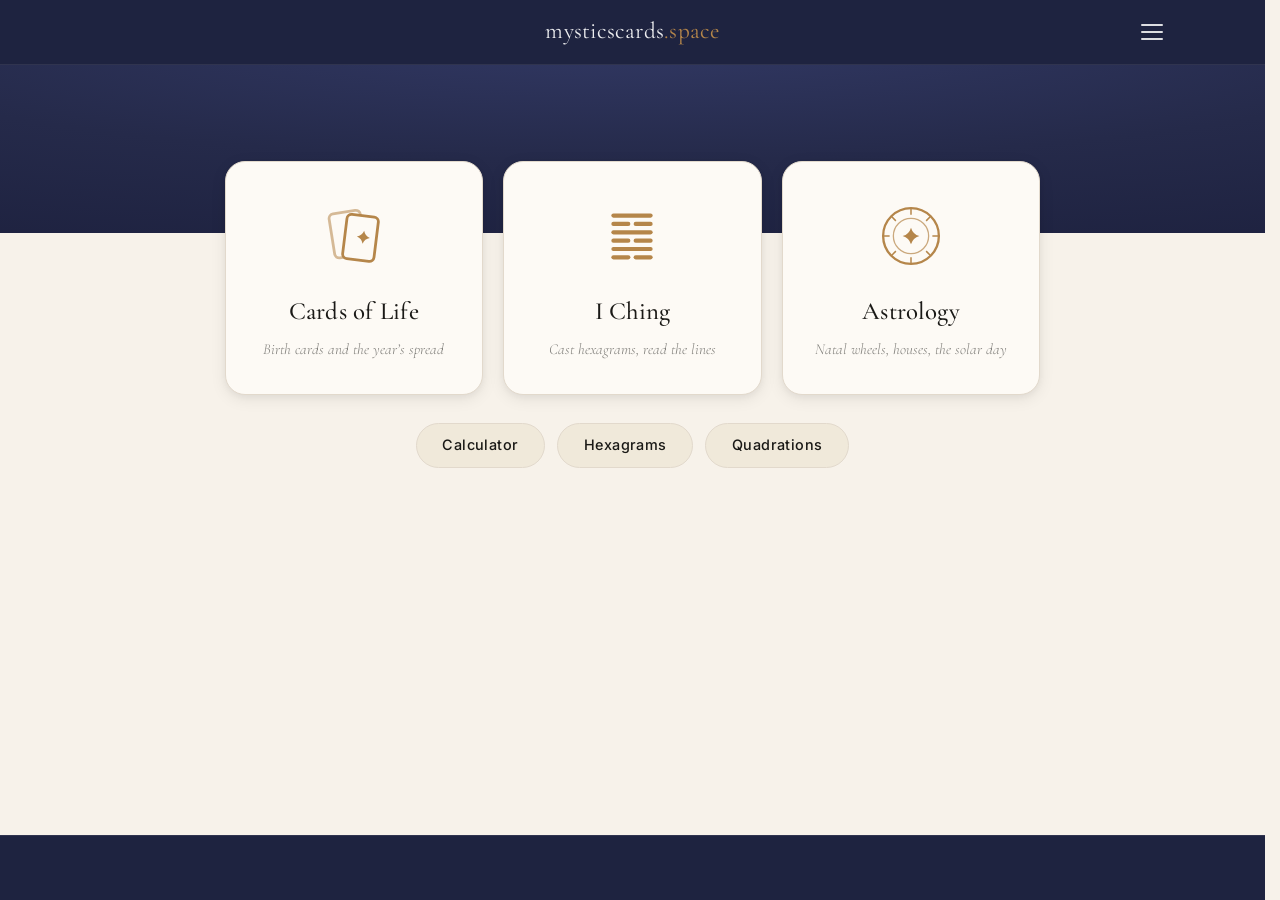
<file: index.html>
<!DOCTYPE html>
<html lang="en">
<head>
<meta charset="utf-8">
<meta name="viewport" content="width=device-width, initial-scale=1">
<title>The Mystic's Tools</title>
<link rel="preconnect" href="https://fonts.googleapis.com" />
<link rel="preconnect" href="https://fonts.gstatic.com" crossorigin />
<link href="https://fonts.googleapis.com/css2?family=Cormorant+Garamond:ital,wght@0,300;0,400;0,500;0,600;1,300;1,400&family=Inter:wght@300;400;500;600&display=swap" rel="stylesheet" />
<link rel="icon" href="assets/favicon.svg" type="image/svg+xml" />
<link rel="apple-touch-icon" href="assets/apple-touch-icon.png" />
<link rel="manifest" href="manifest.webmanifest" />
<meta name="theme-color" content="#1e2340" />
<link rel="stylesheet" href="css/site.css" />
<style>
  /* ── Celestial hero band (full-bleed, body level) ── */
  .hero {
    position: relative;
    background: radial-gradient(120% 140% at 50% -20%, #323965 0%, #252a4a 55%, #1e2240 100%);
    padding: 3.5rem 0 7rem;
    overflow: hidden;
  }

  /* ── Hub below, cards overlapping the band edge ── */
  .hub {
    display: flex;
    flex-direction: column;
    align-items: center;
    gap: 1.5rem;
    width: 100%;
    max-width: 880px;
    margin: -4.5rem auto 0;
    padding: 0 2rem 3.5rem;
    position: relative;
  }
  .main-row {
    display: grid;
    grid-template-columns: repeat(3, 1fr);
    gap: 1.25rem;
    width: 100%;
  }
  .card {
    display: flex;
    flex-direction: column;
    align-items: center;
    text-align: center;
    gap: .35rem;
    background: var(--surface);
    border: 1px solid var(--border);
    border-radius: 20px;
    padding: 2.2rem 1.4rem 1.9rem;
    text-decoration: none;
    color: var(--text);
    box-shadow: var(--sh-md);
    transition: transform var(--ease), box-shadow var(--ease), border-color var(--ease);
  }
  .card:hover {
    transform: translateY(-4px);
    box-shadow: var(--sh-lg);
    border-color: var(--gold);
  }
  .card svg.emblem {
    width: 78px;
    height: 78px;
    margin-bottom: .55rem;
  }
  .card .card-title {
    font-family: var(--serif);
    font-size: clamp(1.25rem, 2.6vw, 1.55rem);
    font-weight: 500;
    letter-spacing: .01em;
  }
  .card .card-sub {
    font-family: var(--serif);
    font-style: italic;
    font-weight: 300;
    font-size: .95rem;
    color: rgba(26,25,22,.55);
  }

  /* ── Tools row ── */
  .tools-row {
    display: flex;
    flex-wrap: wrap;
    gap: .75rem;
    justify-content: center;
    width: 100%;
    margin-top: .25rem;
  }
  .tool-btn {
    display: inline-flex;
    align-items: center;
    justify-content: center;
    background: var(--surface-alt);
    border: 1px solid var(--border);
    border-radius: 999px;
    padding: .6rem 1.6rem;
    text-decoration: none;
    color: var(--text);
    font-family: var(--sans);
    font-size: .9rem;
    font-weight: 500;
    letter-spacing: .03em;
    transition: background var(--ease), border-color var(--ease), box-shadow var(--ease);
  }
  .tool-btn:hover {
    background: var(--surface);
    border-color: var(--rule-strong);
    box-shadow: var(--sh-sm);
  }

  @media (max-width: 720px) {
    .main-row { grid-template-columns: 1fr; }
    .hero { padding: 3.2rem 0 6rem; }
  }
</style>
</head>
<body>
<script src="js/site.js"></script>

<section class="hero" aria-hidden="true"></section>

<main class="hub">
  <div class="main-row">
    <a class="card" href="cardsoflife.html">
      <svg class="emblem" viewBox="0 0 84 84" xmlns="http://www.w3.org/2000/svg" aria-hidden="true">
        <g fill="none" stroke="var(--gold)" stroke-width="3" stroke-linecap="round" stroke-linejoin="round">
          <rect x="18" y="16" width="34" height="48" rx="5" transform="rotate(-9 35 40)" opacity=".55"/>
          <rect x="32" y="20" width="34" height="48" rx="5" transform="rotate(7 49 44)" fill="var(--surface)"/>
        </g>
        <path d="M52 36 Q53.6 41.4 59 43 Q53.6 44.6 52 50 Q50.4 44.6 45 43 Q50.4 41.4 52 36 Z" fill="var(--gold)" transform="rotate(7 49 44)"/>
      </svg>
      <span class="card-title">Cards of Life</span>
      <span class="card-sub">Birth cards and the year&rsquo;s spread</span>
    </a>
    <a class="card" href="iching.html">
      <svg class="emblem" viewBox="0 0 84 84" xmlns="http://www.w3.org/2000/svg" aria-hidden="true">
        <g stroke="var(--gold)" stroke-width="4.5" stroke-linecap="round">
          <line x1="22" y1="20" x2="62" y2="20"/>
          <line x1="22" y1="29" x2="38" y2="29"/><line x1="46" y1="29" x2="62" y2="29"/>
          <line x1="22" y1="38" x2="62" y2="38"/>
          <line x1="22" y1="47" x2="38" y2="47"/><line x1="46" y1="47" x2="62" y2="47"/>
          <line x1="22" y1="56" x2="62" y2="56"/>
          <line x1="22" y1="65" x2="38" y2="65"/><line x1="46" y1="65" x2="62" y2="65"/>
        </g>
      </svg>
      <span class="card-title">I Ching</span>
      <span class="card-sub">Cast hexagrams, read the lines</span>
    </a>
    <a class="card" href="astrology.html">
      <svg class="emblem" viewBox="0 0 84 84" xmlns="http://www.w3.org/2000/svg" aria-hidden="true">
        <g fill="none" stroke="var(--gold)">
          <circle cx="42" cy="42" r="30" stroke-width="2.5"/>
          <circle cx="42" cy="42" r="19" stroke-width="1.4" opacity=".7"/>
        </g>
        <g stroke="var(--gold)" stroke-width="1.6">
          <line x1="42" y1="12" x2="42" y2="19"/><line x1="42" y1="65" x2="42" y2="72"/>
          <line x1="12" y1="42" x2="19" y2="42"/><line x1="65" y1="42" x2="72" y2="42"/>
          <line x1="20.8" y1="20.8" x2="25.7" y2="25.7"/><line x1="58.3" y1="58.3" x2="63.2" y2="63.2"/>
          <line x1="63.2" y1="20.8" x2="58.3" y2="25.7"/><line x1="25.7" y1="58.3" x2="20.8" y2="63.2"/>
        </g>
        <path d="M42 33 Q44 40 51 42 Q44 44 42 51 Q40 44 33 42 Q40 40 42 33 Z" fill="var(--gold)"/>
      </svg>
      <span class="card-title">Astrology</span>
      <span class="card-sub">Natal wheels, houses, the solar day</span>
    </a>
  </div>
  <div class="tools-row">
    <a class="tool-btn" href="calculator.html">Calculator</a>
    <a class="tool-btn" href="hexagrams.html">Hexagrams</a>
    <a class="tool-btn" href="quadrations.html">Quadrations</a>
  </div>
</main>

<footer class="site-footer"><div class="sf-inner"></div></footer>
</body>
</html>
</file>
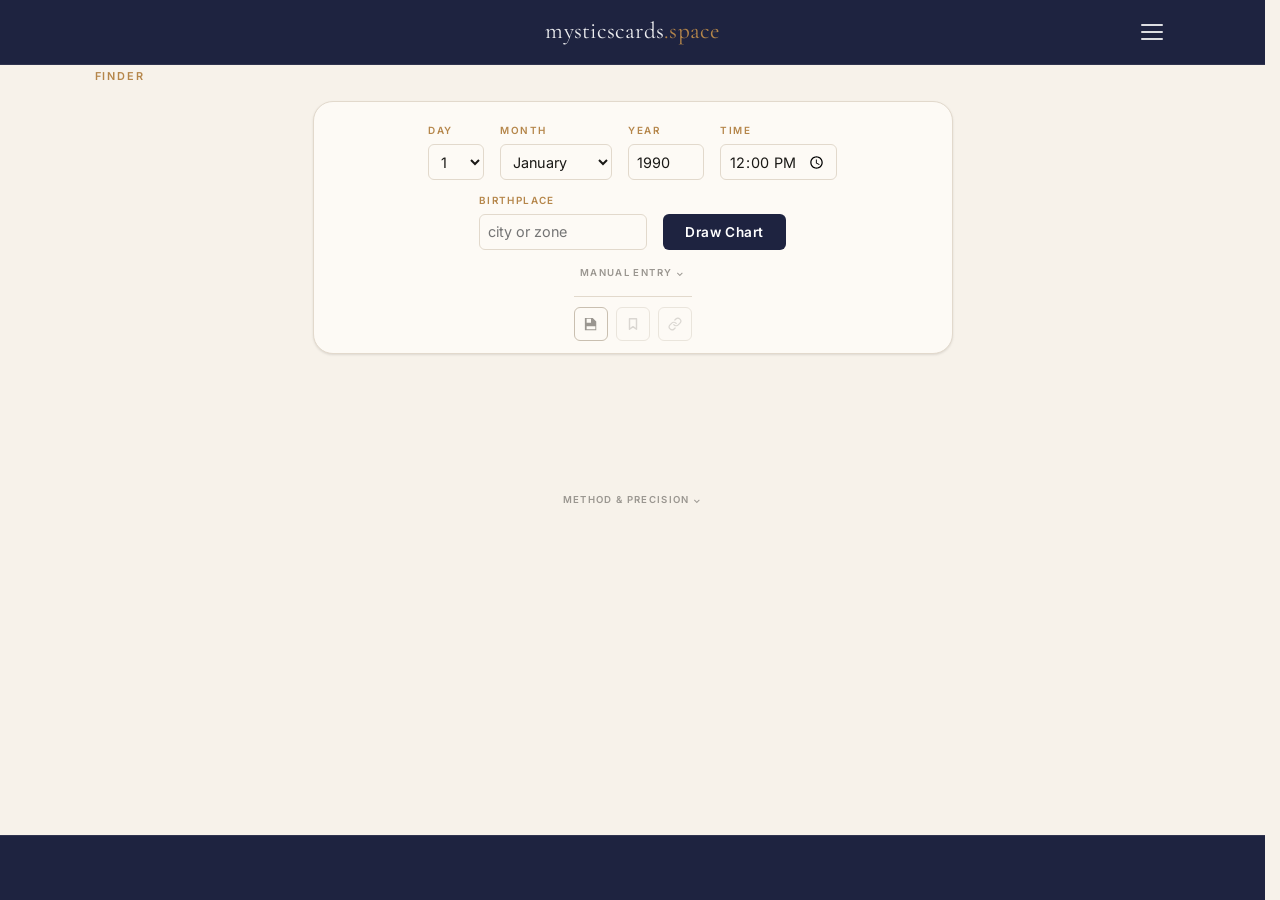
<file: astrology.html>
<!DOCTYPE html>
<html lang="en">
<head>
  <meta charset="UTF-8" />
  <meta name="viewport" content="width=device-width, initial-scale=1.0" />
  <title>Astrology — mysticscards.space</title>
  <link rel="icon" href="assets/favicon.svg" type="image/svg+xml" />
  <link rel="apple-touch-icon" href="assets/apple-touch-icon.png" />
  <link rel="manifest" href="manifest.webmanifest" />
  <meta name="theme-color" content="#1e2340" />
  <link rel="preconnect" href="https://fonts.googleapis.com" />
  <link rel="preconnect" href="https://fonts.gstatic.com" crossorigin />
  <link href="https://fonts.googleapis.com/css2?family=Cormorant+Garamond:ital,wght@0,300;0,400;0,500;0,600;1,300;1,400&family=Inter:wght@300;400;500;600&display=swap" rel="stylesheet" />
  <link rel="stylesheet" href="css/site.css" />
  <style>
    /* ── Extra tokens (not in site.css) — match quadrations.html ── */
    :root {
      --green: #1a1916;
      --navy:  #1a1916;
    }
    .narrow { max-width: 640px; margin: 0 auto; }

    .section-label {
      display: block;
      font-size: .68rem; letter-spacing: .18em; text-transform: uppercase;
      font-weight: 600; color: var(--gold);
      margin-bottom: 1rem;
    }

    /* ── Finder form ── */
    .finder-box {
      background: var(--surface); border: 1px solid var(--border);
      border-radius: var(--r-lg); padding: 1.25rem 1.5rem .75rem;
      box-shadow: var(--sh-sm);
      display: flex; flex-direction: column; align-items: center; gap: .25rem;
    }
    .finder-row {
      display: flex; flex-wrap: wrap; gap: .75rem 1rem;
      align-items: flex-end; justify-content: center;
    }
    .adv-toggle {
      background: none; border: none; cursor: pointer;
      margin-top: .65rem; padding: .2rem .6rem;
      font-family: var(--sans); font-size: .6rem; font-weight: 600;
      letter-spacing: .14em; text-transform: uppercase;
      color: var(--muted); transition: color var(--ease);
    }
    .adv-toggle:hover { color: var(--gold); }
    .finder-adv { display: none; padding-bottom: .5rem; }
    .finder-adv.open { display: flex; }
    .f-field { display: flex; flex-direction: column; gap: .3rem; }
    .f-field label {
      font-size: .62rem; font-weight: 600; letter-spacing: .14em;
      text-transform: uppercase; color: var(--gold);
    }
    .f-field select, .f-field input {
      height: 36px; border: 1px solid var(--border); border-radius: var(--r-sm);
      background: var(--surface); color: var(--text);
      font-family: var(--sans); font-size: .9rem; padding: 0 .5rem;
    }
    .f-field select:focus, .f-field input:focus { outline: none; border-color: var(--gold); }
    #bYear { width: 76px; -moz-appearance: textfield; }
    #bYear::-webkit-inner-spin-button, #bYear::-webkit-outer-spin-button { -webkit-appearance: none; }
    .chart-btn {
      height: 36px; padding: 0 1.4rem;
      background: var(--accent); color: #fff;
      border: none; border-radius: var(--r-sm); cursor: pointer;
      font-family: var(--sans); font-size: .85rem; font-weight: 600;
      letter-spacing: .04em;
      transition: background var(--ease);
    }
    .chart-btn:hover { background: var(--gold); }
    .f-error {
      text-align: center; color: var(--red); font-size: .82rem;
      min-height: 1.2rem; margin-top: .6rem;
    }
    .f-note {
      text-align: center; color: var(--muted); font-size: .8rem;
      font-family: var(--serif); font-style: italic; margin-top: .15rem;
    }
    .f-hint {
      text-align: center; color: var(--muted); font-size: .76rem;
      margin-top: .7rem; line-height: 1.55;
    }
    #bPlace { width: 168px; }
    #bOffset:disabled { opacity: .45; }

    /* ── Results ── */
    #results { display: none; }
    .zodiac-bar {
      display: flex; flex-wrap: wrap; gap: 6px; justify-content: center;
      margin: 0 auto 1.25rem; padding: 5px;
      background: var(--surface-alt); border-radius: 12px;
      width: fit-content;
    }
    .zodiac-bar button {
      border: none; background: transparent; cursor: pointer;
      padding: .5rem .95rem; border-radius: 8px;
      font-family: var(--sans); font-size: .78rem; font-weight: 600;
      color: var(--secondary); transition: background var(--ease), color var(--ease);
    }
    .zodiac-bar button:hover { background: var(--gold-light); color: var(--text); }
    .zodiac-bar button.active { background: var(--accent); color: #fff; }
    .style-bar { margin-bottom: .55rem; }
    .house-row {
      display: flex; gap: .5rem; align-items: center; justify-content: center;
      margin: .15rem 0 1rem;
    }
    .house-row label {
      font-size: .62rem; font-weight: 600; letter-spacing: .14em;
      text-transform: uppercase; color: var(--gold);
    }
    .house-row select {
      height: 30px; border: 1px solid var(--border); border-radius: var(--r-sm);
      background: var(--surface); color: var(--text);
      font-family: var(--sans); font-size: .82rem; padding: 0 .4rem;
    }
    .house-row select:focus { outline: none; border-color: var(--gold); }
    .chart-dark .house-row select {
      background: rgba(255,255,255,.07); color: rgba(255,255,255,.9);
      border-color: rgba(255,255,255,.2);
    }
    .ayan-note {
      text-align: center; color: var(--muted); font-size: .75rem;
      margin: -.5rem 0 1rem;
    }
    .chart-layout {
      display: flex; flex-wrap: wrap; gap: 2rem 3rem;
      align-items: flex-start; justify-content: center;
    }
    .wheel-wrap { flex: 0 1 440px; min-width: 300px; }
    .wheel-wrap svg { width: 100%; height: auto; display: block; }

    .placements { flex: 0 1 360px; min-width: 280px; }
    .pl-table { width: 100%; border-collapse: collapse; }
    .pl-table td {
      padding: .42rem .5rem; border-bottom: 1px solid var(--rule);
      font-size: .92rem;
    }
    .pl-table tr:last-child td { border-bottom: none; }
    .pl-glyph { font-size: 1.15rem; width: 2rem; text-align: center; color: var(--accent); }
    .pl-name { font-weight: 500; }
    .pl-pos { text-align: right; font-family: var(--serif); font-size: 1.02rem; white-space: nowrap; }
    .pl-pos .sg { color: var(--gold); margin-left: .35rem; }
    .pl-retro { color: var(--red); font-size: .8rem; width: 1.6rem; text-align: center; }
    .pl-house { text-align: center; width: 1.8rem; color: var(--gold); font-family: var(--serif); font-size: 1rem; }
    .angles {
      display: flex; flex-wrap: wrap; gap: .5rem 1.1rem; align-items: baseline;
      margin-top: .85rem; padding-top: .7rem; border-top: 1px solid var(--rule);
      font-family: var(--serif); font-size: 1.02rem;
    }
    .angles .ang b { color: var(--gold); font-weight: 600; font-family: var(--sans); font-size: .7rem; letter-spacing: .08em; margin-right: .3rem; }
    .angles .ang-sys { margin-left: auto; color: var(--muted); font-family: var(--sans); font-size: .68rem; letter-spacing: .1em; text-transform: uppercase; align-self: center; }

    /* ── Aspects ── */
    .aspect-list {
      display: grid; grid-template-columns: repeat(auto-fill, minmax(230px, 1fr));
      gap: .4rem .9rem; max-width: 800px; margin: 0 auto;
    }
    .asp-item {
      display: flex; align-items: baseline; gap: .55rem;
      padding: .4rem .6rem; border-bottom: 1px solid var(--rule);
      font-size: .9rem;
    }
    .asp-sym { font-size: 1rem; width: 1.2rem; text-align: center; }
    .asp-item.harm .asp-sym { color: var(--gold); }
    .asp-item.tense .asp-sym { color: var(--red); }
    .asp-item.neutral .asp-sym { color: var(--accent); }
    .asp-pair { font-weight: 500; }
    .asp-kind { color: var(--secondary); }
    .asp-orb { margin-left: auto; color: var(--muted); font-size: .78rem; white-space: nowrap; }
    .asp-empty { text-align: center; color: var(--muted); font-style: italic; font-family: var(--serif); }

    /* ── Solar day ── */
    #bLat, #bLon { width: 96px; -moz-appearance: textfield; }
    #bLat::-webkit-inner-spin-button, #bLat::-webkit-outer-spin-button,
    #bLon::-webkit-inner-spin-button, #bLon::-webkit-outer-spin-button { -webkit-appearance: none; }
    .sol-grid {
      display: grid; grid-template-columns: repeat(auto-fit, minmax(190px, 1fr));
      gap: .9rem; max-width: 820px; margin: 0 auto;
    }
    .sol-tile {
      background: var(--surface); border: 1px solid var(--border);
      border-radius: var(--r-md); padding: .9rem 1rem; text-align: center;
    }
    .sol-tile h4 {
      font-size: .6rem; font-weight: 600; letter-spacing: .14em;
      text-transform: uppercase; color: var(--gold); margin: 0 0 .35rem;
    }
    .sol-val { font-family: var(--serif); font-size: 1.45rem; line-height: 1.2; }
    .sol-sub { font-size: .72rem; color: var(--muted); margin-top: .25rem; }
    .verdict {
      text-align: center; max-width: 560px; margin: 1.6rem auto 0;
      font-family: var(--serif); font-size: 1.05rem; line-height: 1.7;
      background: var(--gold-light); border-radius: var(--r-md);
      padding: .9rem 1.25rem; color: var(--text);
    }
    .verdict strong { color: var(--gold); font-weight: 600; }
    .cards-row {
      display: flex; flex-wrap: wrap; gap: 2rem; justify-content: center;
      margin-top: 1.5rem;
    }
    .bcard { display: flex; flex-direction: column; align-items: center; gap: .55rem; }
    .bcard.dimmed { opacity: .45; }
    .bcard-label {
      font-size: .62rem; font-weight: 600; letter-spacing: .14em;
      text-transform: uppercase; color: var(--gold);
    }
    .bcard-name { font-family: var(--serif); font-size: 1.05rem; }

    /* Card faces: shared base lives in css/site.css. This page only sizes them. */
    .spread-card { width: 120px; }

    /* ── Gates (Human Design mandala) ── */
    .gates-intro {
      text-align: center; color: var(--muted); font-size: .78rem;
      max-width: 560px; margin: 0 auto 1rem; line-height: 1.6;
    }
    .gate-list { max-width: 720px; margin: 0 auto; }
    .gate-row {
      display: flex; align-items: center; gap: .9rem;
      padding: .5rem .6rem; border-bottom: 1px solid var(--rule);
      cursor: pointer; transition: background var(--ease);
    }
    .gate-row:hover { background: var(--gold-light); }
    .g-planet { width: 1.4rem; text-align: center; font-size: 1.1rem; color: var(--accent); flex-shrink: 0; }
    .g-pname { width: 4.8rem; font-weight: 500; font-size: .9rem; flex-shrink: 0; }
    .g-fig { flex-shrink: 0; display: flex; }
    .g-label { font-family: var(--serif); font-size: 1.02rem; white-space: nowrap; }
    .g-name { color: var(--secondary); font-size: .88rem; font-style: italic; flex: 1; min-width: 0; overflow: hidden; text-overflow: ellipsis; white-space: nowrap; }
    .g-chev { color: var(--muted); font-size: .8rem; transition: transform var(--ease); }
    .gate-row.open .g-chev { transform: rotate(180deg); }
    .gate-detail { display: none; padding: .9rem 1.1rem 1.2rem 3.6rem; border-bottom: 1px solid var(--rule); }
    .gate-detail.open { display: block; }
    .gate-detail p { font-size: .92rem; margin-bottom: .6rem; }
    .gd-image { font-family: var(--serif); font-style: italic; color: var(--gold); margin-bottom: .65rem; }
    .gd-line {
      border-left: 3px solid var(--gold); background: var(--gold-light);
      padding: .55rem .85rem; margin: .7rem 0; font-size: .92rem;
      border-radius: 0 var(--r-sm) var(--r-sm) 0;
    }
    .gd-line .gl-tag {
      display: block; font-size: .6rem; font-weight: 600;
      letter-spacing: .12em; text-transform: uppercase;
      color: var(--gold); margin-bottom: .3rem;
    }
    .gd-shadow { color: var(--secondary); font-size: .88rem; margin-top: .6rem; }
    .gd-keynote { font-family: var(--serif); font-style: italic; margin-top: .5rem; }
    @media (max-width: 560px) {
      .g-pname { width: auto; }
      .g-name { display: none; }
      .gate-detail { padding-left: 1rem; }
    }

    /* ── Chart dark band — full viewport width, like the quadrations and
       hexagrams bands. The section sits OUTSIDE .page-content; .chart-inner
       re-caps the content at the shared max width so the section label still
       lines up with the labels above and below. ── */
    .chart-dark {
      background: #252a4a;
      padding: 1.5rem 0 2rem;
      --surface: #2e3560;
      --bg: #252a4a;
      --rule-strong: rgba(255,255,255,.25);
      --rule: rgba(255,255,255,.12);
      --accent: rgba(255,255,255,.85);
      --yang: rgba(255,255,255,.9);
    }
    .chart-dark .pl-name,
    .chart-dark .pl-pos { color: rgba(255,255,255,.88); }
    .chart-dark .pl-glyph { color: var(--gold); }
    .chart-dark .pl-table td { border-bottom-color: rgba(255,255,255,.1); }
    .chart-dark .angles { color: rgba(255,255,255,.88); border-top-color: rgba(255,255,255,.15); }
    .chart-dark .zodiac-bar { background: rgba(255,255,255,.07); }
    .chart-dark .zodiac-bar button { color: rgba(255,255,255,.65); }
    .chart-dark .zodiac-bar button:hover { background: rgba(255,255,255,.12); color: #fff; }
    .chart-dark .zodiac-bar button.active { background: var(--gold); color: #fff; }
    .chart-dark .ayan-note { color: rgba(255,255,255,.5); }
    .chart-dark .wheel-wrap svg { filter: drop-shadow(0 14px 34px rgba(8,10,28,.45)); }
    .chart-inner {
      max-width: var(--max-w);
      margin: 0 auto;
      padding: 0 2rem;
    }

    /* ── Save / Load birth info buttons ── */
    .finder-actions {
      display: flex; gap: .5rem; justify-content: center;
      margin-top: .65rem; padding-top: .6rem;
      border-top: 1px solid var(--rule);
    }
    .birth-btn {
      width: 34px; height: 34px; padding: 0;
      display: inline-flex; align-items: center; justify-content: center;
      background: none; border: 1px solid var(--rule-strong); border-radius: var(--r-sm);
      cursor: pointer; color: var(--muted);
      transition: color var(--ease), border-color var(--ease);
    }
    .birth-btn svg { width: 14px; height: 14px; display: block; pointer-events: none; }
    .birth-btn:hover:not(:disabled) { color: var(--gold); border-color: var(--gold); }
    .birth-btn.active { color: var(--gold); border-color: var(--gold); }
    .birth-btn:disabled { opacity: .35; cursor: default; }
    .bwrap { position: relative; }
    .bpanel {
      display: none; position: absolute; top: calc(100% + 8px); left: 50%;
      transform: translateX(-50%); z-index: 60;
      min-width: 230px; max-height: 280px; overflow-y: auto;
      background: var(--surface); border: 1px solid var(--border);
      border-radius: var(--r-md); box-shadow: var(--sh-md);
      text-align: left;
    }
    .bpanel.open { display: block; }
    .save-panel { padding: .7rem; min-width: 210px; }
    .save-panel input {
      width: 100%; height: 32px; padding: 0 .5rem;
      border: 1px solid var(--border); border-radius: var(--r-sm);
      background: var(--surface); color: var(--text);
      font-family: var(--sans); font-size: .85rem;
    }
    .save-panel input:focus { outline: none; border-color: var(--gold); }
    .save-panel-row { display: flex; gap: .4rem; margin-top: .5rem; }
    .bp-btn {
      flex: 1; height: 28px; border: 1px solid var(--border); border-radius: var(--r-sm);
      background: var(--surface-alt); color: var(--secondary);
      font-family: var(--sans); font-size: .72rem; font-weight: 600; cursor: pointer;
    }
    .bp-btn:hover { background: var(--gold-light); color: var(--text); }
    .bp-confirm { background: var(--accent); color: #fff; border-color: transparent; }
    .bp-confirm:hover { background: var(--gold); color: #fff; }
    .bitem {
      display: flex; align-items: center; gap: .4rem;
      padding: .5rem .65rem; border-bottom: 1px solid var(--rule); cursor: pointer;
    }
    .bitem:last-child { border-bottom: none; }
    .bitem:hover { background: var(--gold-light); }
    .bitem-body { flex: 1; min-width: 0; }
    .bitem-name { font-size: .85rem; font-weight: 600; }
    .bitem-sub { font-size: .7rem; color: var(--muted); white-space: nowrap; overflow: hidden; text-overflow: ellipsis; }
    .bdel {
      width: 22px; height: 22px; flex-shrink: 0;
      background: none; border: none; cursor: pointer;
      color: var(--muted); font-size: .8rem; border-radius: var(--r-sm);
    }
    .bdel:hover { color: var(--red); background: var(--gold-light); }
    .bempty { padding: .8rem; text-align: center; color: var(--muted); font-size: .78rem; font-style: italic; }
    .bfoot {
      display: flex; gap: .4rem; align-items: center;
      padding: .45rem .55rem; border-top: 1px solid var(--rule);
    }
    .bfoot .bp-btn { flex: 0 0 auto; padding: 0 .7rem; }
    .bfoot-msg { font-size: .68rem; color: var(--muted); margin-left: auto; white-space: nowrap; }

    /* ── Life Script header ── */
    .ls-header {
      text-align: center;
      margin-top: 1.75rem;
    }
    .ls-header .section-label { margin-bottom: .5rem; }

    .method-details { max-width: 720px; margin: 3rem auto 0; text-align: center; }
    .method-details > summary {
      list-style: none; cursor: pointer; display: inline-block;
      font-family: var(--sans); font-size: .6rem; font-weight: 600;
      letter-spacing: .14em; text-transform: uppercase; color: var(--muted);
      padding: .2rem .6rem; transition: color var(--ease);
    }
    .method-details > summary::-webkit-details-marker { display: none; }
    .method-details > summary:hover { color: var(--gold); }
    .method-details > summary::after { content: ' ⌄'; }
    .method-details[open] > summary::after { content: ' ⌃'; }
    .method-note {
      text-align: center; color: var(--muted); font-size: .75rem;
      margin-top: .75rem; line-height: 1.6;
    }

    section { margin-bottom: 2.5rem; }
    @media (max-width: 560px) {
      .finder-box { padding: 1rem; }
      .chart-layout { gap: 1.5rem; }
    }
  </style>
</head>
<body>
<script src="js/site.js"></script>

<div class="page-content" style="max-width: var(--max-w); padding: 2px 2rem 12px">

  <section>
    <span class="section-label">Finder</span>
    <div class="narrow">
      <div class="finder-box">
        <div class="finder-row">
          <div class="f-field">
            <label for="bDay">Day</label>
            <select id="bDay"></select>
          </div>
          <div class="f-field">
            <label for="bMonth">Month</label>
            <select id="bMonth"></select>
          </div>
          <div class="f-field">
            <label for="bYear">Year</label>
            <input id="bYear" type="number" min="1700" max="2200" value="1990" />
          </div>
          <div class="f-field">
            <label for="bTime">Time</label>
            <input id="bTime" type="time" value="12:00" />
          </div>
          <div class="f-field">
            <label for="bPlace">Birthplace</label>
            <input id="bPlace" type="text" list="tzList" placeholder="city or zone" autocomplete="off" />
            <datalist id="tzList"></datalist>
          </div>
          <button class="chart-btn" id="drawBtn">Draw Chart</button>
        </div>
        <button type="button" class="adv-toggle" id="advToggle" aria-expanded="false" aria-controls="advRow">Manual entry ⌄</button>
        <div class="finder-row finder-adv" id="advRow" style="display:none">
          <div class="f-field">
            <label for="bOffset">UTC offset</label>
            <select id="bOffset"></select>
          </div>
          <div class="f-field">
            <label for="bLat">Latitude</label>
            <input id="bLat" type="number" min="-90" max="90" step="0.0001" placeholder="− = S" />
          </div>
          <div class="f-field">
            <label for="bLon">Longitude</label>
            <input id="bLon" type="number" min="-180" max="180" step="0.0001" placeholder="− = W" />
          </div>
        </div>
        <div class="finder-actions">
          <div class="bwrap">
            <button type="button" class="birth-btn" id="saveBtn" title="Save birth info" aria-label="Save birth info"><svg viewBox="0 0 16 16" fill="currentColor" aria-hidden="true"><path fill-rule="evenodd" d="M1 1H10L14 5V15H1ZM3 2H8V6.5H3ZM3 10.5H13V14H3Z"/></svg></button>
            <div class="bpanel save-panel" id="savePanel">
              <input type="text" id="saveName" placeholder="name this chart" maxlength="40" autocomplete="off" />
              <div class="save-panel-row">
                <button type="button" class="bp-btn bp-confirm" id="saveConfirm">Save</button>
                <button type="button" class="bp-btn" id="saveCancel">Cancel</button>
              </div>
            </div>
          </div>
          <div class="bwrap">
            <button type="button" class="birth-btn" id="loadBtn" disabled title="Saved charts" aria-label="Saved charts" aria-expanded="false"><svg viewBox="0 0 16 16" fill="none" aria-hidden="true"><path d="M4 2h8v12l-4-3-4 3V2z" stroke="currentColor" stroke-width="1.6" stroke-linejoin="round"/></svg></button>
            <div class="bpanel" id="histPanel"></div>
          </div>
          <button type="button" class="birth-btn" id="shareBtn" disabled title="Copy link to this chart" aria-label="Copy link to this chart"><svg viewBox="0 0 24 24" fill="none" stroke="currentColor" stroke-width="2" stroke-linecap="round" stroke-linejoin="round" aria-hidden="true"><path d="M10 13a5 5 0 0 0 7.54.54l3-3a5 5 0 0 0-7.07-7.07l-1.72 1.71"/><path d="M14 11a5 5 0 0 0-7.54-.54l-3 3a5 5 0 0 0 7.07 7.07l1.71-1.71"/></svg></button>
        </div>
      </div>
      <div class="f-error" id="fError"></div>
      <div class="f-note" id="tzNote" style="display:none"></div>
      <div class="f-note" id="fNote" style="display:none">Birth time not set — houses need it, and the Moon can drift up to six degrees across a day.</div>
    </div>
  </section>
</div>

<div id="results">
  <section class="chart-dark">
    <div class="chart-inner">
      <span class="section-label">Chart</span>
      <div class="zodiac-bar style-bar" id="traditionBar" role="group" aria-label="Tradition">
        <button type="button" data-trad="western" class="active">Western</button>
        <button type="button" data-trad="indian">Indian</button>
      </div>
      <div class="zodiac-bar" id="zodiacBar" role="group" aria-label="Zodiac system">
        <button type="button" data-z="tropical" class="active">Tropical</button>
        <button type="button" data-z="lahiri">Sidereal · Lahiri</button>
        <button type="button" data-z="fagan">Sidereal · Fagan-Bradley</button>
        <button type="button" data-z="truesky">True Sky · 13</button>
      </div>
      <div class="zodiac-bar" id="vedicBar" role="group" aria-label="Vedic chart style" style="display:none">
        <button type="button" data-vstyle="south" class="active">South</button>
        <button type="button" data-vstyle="north">North</button>
      </div>
      <div class="house-row" id="houseRow">
        <label for="houseSelect">Houses</label>
        <select id="houseSelect">
          <option value="whole">Whole Sign</option>
          <option value="equal">Equal</option>
          <option value="porphyry">Porphyry</option>
          <option value="placidus">Placidus</option>
        </select>
      </div>
      <div class="ayan-note" id="ayanNote" style="display:none"></div>
      <div class="chart-layout">
        <div class="wheel-wrap" id="wheelWrap" role="img" aria-label="Natal chart wheel"></div>
        <div class="placements">
          <table class="pl-table" id="plTable"></table>
          <div class="angles" id="anglesBox" style="display:none"></div>
        </div>
      </div>
    </div>
  </section>

  <div class="page-content" style="max-width: var(--max-w); padding: 2px 2rem 12px">
    <section id="aspectsSection">
      <span class="section-label">Aspects</span>
      <div class="aspect-list" id="aspectList"></div>
    </section>

    <section>
      <span class="section-label">Solar Day</span>
      <div id="solBody">
        <div class="sol-grid" id="solGrid"></div>
        <div class="verdict" id="verdict"></div>
        <div class="cards-row" id="cardsRow"></div>
        <div class="ls-header" id="lsHeader" style="display:none">
          <span class="section-label">Life Script</span>
        </div>
        <div class="cards-row" id="lifeScriptRow" style="display:none"></div>
      </div>
      <div class="asp-empty" id="solHint" style="display:none">
        The solar day needs a longitude — pick a birthplace from the list, or enter one under Manual entry.
      </div>
    </section>

    <section id="gatesSection">
      <span class="section-label">Gates</span>
      <div class="gates-intro">
        The 64 hexagrams laid around the wheel as Human Design arranges them — 5°37′30″ to a gate, six lines to each.
        Open a planet's row for the Sage's reading.
        <span id="gatesZ" style="display:block; margin-top:.25rem;"></span>
      </div>
      <div class="gate-list" id="gateList"></div>
    </section>
  </div>
</div>

<div class="page-content" style="max-width: var(--max-w); padding: 2px 2rem 12px">
  <details class="method-details">
    <summary>Method &amp; precision</summary>
    <p class="method-note">
      Geocentric apparent positions · tropical zodiac (equinox of date), sidereal via Lahiri or Fagan-Bradley ayanamsa, true sky via the IAU 1930 constellation boundaries ·
      computed in your browser with <a href="https://github.com/cosinekitty/astronomy" style="color:var(--gold)">Astronomy Engine</a> (MIT) — accurate to about one arcminute.
    </p>
  </details>
</div>

<script src="js/astronomy.js"></script>
<script src="js/cardsdata.js"></script>
<script src="js/tzcoords.js"></script>
<script src="js/ichingdata.js"></script>
<script src="js/linedata.js"></script>
<script>
(function () {
  'use strict';

  function $(id) { return document.getElementById(id); }

  var SIGNS = [
    ['Aries','♈'], ['Taurus','♉'], ['Gemini','♊'], ['Cancer','♋'],
    ['Leo','♌'], ['Virgo','♍'], ['Libra','♎'], ['Scorpio','♏'],
    ['Sagittarius','♐'], ['Capricorn','♑'], ['Aquarius','♒'], ['Pisces','♓']
  ];
  var PLANETS = [
    ['Sun','☉'], ['Moon','☽'], ['Mercury','☿'], ['Venus','♀'], ['Mars','♂'],
    ['Jupiter','♃'], ['Saturn','♄'], ['Uranus','♅'], ['Neptune','♆'], ['Pluto','♇']
  ];
  // [angle, name, symbol, orb, tone]
  var ASPECTS = [
    [0,   'Conjunction', '☌', 8, 'neutral'],
    [60,  'Sextile',     '⚹', 6, 'harm'],
    [90,  'Square',      '□', 7, 'tense'],
    [120, 'Trine',       '△', 8, 'harm'],
    [180, 'Opposition',  '☍', 8, 'tense']
  ];
  var MONTHS = ['January','February','March','April','May','June',
                'July','August','September','October','November','December'];

  // ── Form setup ───────────────────────────────────────────
  var dSel = $('bDay'), mSel = $('bMonth'), oSel = $('bOffset');
  for (var d = 1; d <= 31; d++) dSel.add(new Option(d, d));
  MONTHS.forEach(function (m, i) { mSel.add(new Option(m, i + 1)); });
  for (var o = -12; o <= 14; o += 0.5) {
    var h = Math.trunc(o), half = (o % 1 !== 0);
    var label = 'UTC' + (o >= 0 ? '+' : '−') + Math.abs(h) + (half ? ':30' : '');
    oSel.add(new Option(label, o));
  }
  // Default offset: the visitor's current zone (a decent first guess)
  var guess = -(new Date().getTimezoneOffset()) / 60;
  oSel.value = (guess * 2 === Math.round(guess * 2)) ? guess : 0;
  if (oSel.selectedIndex < 0) oSel.value = 0;

  function daysInMonth(m, y) { return new Date(Date.UTC(y, m, 0)).getUTCDate(); }

  // ── Birthplace → historical UTC offset (browser IANA tz database) ──
  var placeEl = $('bPlace');
  var TZ_OK = false, ZMAP = {};
  try {
    var zones = Intl.supportedValuesOf('timeZone');
    var dl = $('tzList');
    zones.forEach(function (z) {
      ZMAP[z.toLowerCase()] = z;
      var opt = document.createElement('option');
      opt.value = z;
      dl.appendChild(opt);
    });
    TZ_OK = true;
  } catch (e) {
    // Older browser without supportedValuesOf — hide the field, manual offset still works
    placeEl.closest('.f-field').style.display = 'none';
  }

  // Minutes east of UTC in zone tz at the given instant
  function zoneOffsetMin(tz, date) {
    var dtf = new Intl.DateTimeFormat('en-US', {
      timeZone: tz, hour12: false,
      year: 'numeric', month: '2-digit', day: '2-digit',
      hour: '2-digit', minute: '2-digit', second: '2-digit'
    });
    var p = {};
    dtf.formatToParts(date).forEach(function (x) { p[x.type] = x.value; });
    return (Date.UTC(p.year, p.month - 1, p.day, p.hour % 24, p.minute, p.second) - date.getTime()) / 60000;
  }

  function fmtOff(min) {
    var sign = min < 0 ? '−' : '+';
    var a = Math.abs(min);
    var h = Math.floor(a / 60), mm = Math.round(a % 60);
    return 'UTC' + sign + h + (mm ? ':' + String(mm).padStart(2, '0') : '');
  }

  // Grey out the manual offset while a birthplace is entered
  placeEl.addEventListener('input', function () {
    oSel.disabled = !!placeEl.value.trim();
    $('tzNote').style.display = 'none';
  });

  // ── Persist birth info (multi-entry history, like Your Cards) ──
  // The page loads clean: nothing is auto-restored. The bookmark button
  // opens the saved list; choosing an entry fills the form and draws.
  var BIRTHS_KEY = 'astro_births_v1';

  function loadBirths() {
    try { return JSON.parse(localStorage.getItem(BIRTHS_KEY)) || []; } catch (e) { return []; }
  }
  function saveBirths(list) {
    try { localStorage.setItem(BIRTHS_KEY, JSON.stringify(list)); } catch (e) {}
  }

  // Migrate the old single-slot save (astro_birth_v1) into the list, once
  try {
    var _old = JSON.parse(localStorage.getItem('astro_birth_v1'));
    if (_old) {
      var _l = loadBirths();
      _old.id = Date.now();
      _old.name = birthLabel(_old);
      _l.push(_old);
      saveBirths(_l);
      localStorage.removeItem('astro_birth_v1');
    }
  } catch (e) {}

  function birthLabel(s) {
    var lbl = s.day + ' ' + (MONTHS[(+s.month || 1) - 1] || '').slice(0, 3) + ' ' + s.year;
    if (s.place) lbl += ' · ' + String(s.place).split('/').pop().replace(/_/g, ' ');
    return lbl;
  }

  // Show/hide the advanced row (manual UTC offset + longitude)
  function setAdvOpen(open) {
    $('advRow').style.display = open ? 'flex' : 'none';
    var t = $('advToggle');
    if (t) {
      t.setAttribute('aria-expanded', open ? 'true' : 'false');
      t.textContent = 'Manual entry ' + (open ? '⌃' : '⌄');
    }
  }
  $('advToggle').addEventListener('click', function () {
    setAdvOpen($('advRow').style.display === 'none');
  });

  function applyBirth(s) {
    if (!s) return;
    if (s.day)   $('bDay').value   = s.day;
    if (s.month) $('bMonth').value = s.month;
    if (s.year)  $('bYear').value  = s.year;
    if (s.time)  $('bTime').value  = s.time;
    // Clear first: a previously loaded entry's manual coordinates must not
    // silently override this entry's birthplace (manual fields win in draw()).
    $('bLat').value = '';
    $('bLon').value = '';
    if (s.lat != null && s.lat !== '') $('bLat').value = s.lat;
    if (s.lon != null && s.lon !== '') {
      // Back-compat: old saves stored a 0–180 magnitude plus an `ew` sign (−1 = W)
      var lonVal = parseFloat(s.lon);
      if (s.ew != null && !isNaN(lonVal)) lonVal = Math.abs(lonVal) * (+s.ew);
      $('bLon').value = isNaN(lonVal) ? s.lon : lonVal;
    }
    if (s.place) {
      placeEl.value = s.place;
      oSel.disabled = true;
    } else {
      placeEl.value = '';
      if (s.offset != null && s.offset !== '') oSel.value = s.offset;
      oSel.disabled = false;
      // Reveal the advanced row so a restored manual offset / longitude is visible
      if ((s.offset != null && s.offset !== '') || (s.lon != null && s.lon !== '')) {
        setAdvOpen(true);
      }
    }
  }

  // ── Ephemeris ────────────────────────────────────────────
  function lonAt(name, t) {
    return Astronomy.Ecliptic(Astronomy.GeoVector(Astronomy.Body[name], t, true)).elon;
  }

  function computeChart(utcDate) {
    var t = Astronomy.MakeTime(utcDate);
    return PLANETS.map(function (p) {
      var lon = lonAt(p[0], t);
      var retro = false;
      if (p[0] !== 'Sun' && p[0] !== 'Moon') {
        var d2 = lonAt(p[0], t.AddDays(0.5)) - lon;
        if (d2 > 180) d2 -= 360;
        if (d2 < -180) d2 += 360;
        retro = d2 < 0;
      }
      return { name: p[0], glyph: p[1], lon: lon, retro: retro };
    });
  }

  function findAspects(chart) {
    var out = [];
    for (var i = 0; i < chart.length; i++) {
      for (var j = i + 1; j < chart.length; j++) {
        var sep = Math.abs(chart[i].lon - chart[j].lon);
        if (sep > 180) sep = 360 - sep;
        for (var k = 0; k < ASPECTS.length; k++) {
          var a = ASPECTS[k];
          var orb = Math.abs(sep - a[0]);
          if (orb <= a[3]) {
            out.push({ a: chart[i], b: chart[j], name: a[1], sym: a[2], tone: a[4], angle: a[0], orb: orb });
            break;
          }
        }
      }
    }
    out.sort(function (x, y) { return x.orb - y.orb; });
    return out;
  }

  // ── Wheel ────────────────────────────────────────────────
  // Chart convention: 0° Aries at the left (9 o'clock), longitudes increase
  // counterclockwise. For longitude L: x = cx - r·cos(L), y = cy + r·sin(L).
  var CX = 210, CY = 210;
  function pt(lonDeg, r) {
    var a = lonDeg * Math.PI / 180;
    return [CX - r * Math.cos(a), CY + r * Math.sin(a)];
  }
  function n2(x) { return Math.round(x * 100) / 100; }

  // Zodiac sign symbols as vector stroke paths (0..100 box, centred ~50,50),
  // so they render identically on every device instead of depending on a
  // system symbol font. Index 0 = Aries … 11 = Pisces.
  var SIGN_PATHS = [
    'M50 78 L50 44 C50 30 41 23 33 26 C26 29 25 38 31 42 M50 44 C50 30 59 23 67 26 C74 29 75 38 69 42',
    'M36 63 A14 14 0 1 0 64 63 A14 14 0 1 0 36 63 M30 34 A26 26 0 0 0 70 34',
    'M38 34 C36 45 36 55 38 66 M62 34 C64 45 64 55 62 66 M29 29 C43 35 57 35 71 29 M29 71 C43 65 57 65 71 71',
    'M68 36 C62 27 46 26 36 34 M30 42 A8 8 0 1 0 46 42 A8 8 0 1 0 30 42 M32 64 C38 73 54 74 64 66 M54 58 A8 8 0 1 0 70 58 A8 8 0 1 0 54 58',
    'M34 54 A8 8 0 1 0 34.1 54 M34 54 C32 36 48 28 56 36 C62 42 60 50 56 56 C52 62 52 68 58 68 C63 68 66 64 66 58',
    'M26 42 C26 35 33 34 33 41 L33 64 M33 41 C33 34 41 34 41 41 L41 64 M41 41 C41 34 49 34 49 41 L49 58 C49 68 60 70 64 62 C67 55 60 49 53 54',
    'M28 66 H72 M28 54 H40 M40 54 A10 10 0 0 1 60 54 M60 54 H72',
    'M26 42 C26 35 33 34 33 41 L33 64 M33 41 C33 34 41 34 41 41 L41 64 M41 41 C41 34 49 34 49 41 L49 58 C49 66 56 68 62 64 L68 58 M68 58 L61 59 M68 58 L66 65',
    'M31 69 L67 33 M67 33 L52 35 M67 33 L65 48 M40 48 L52 60',
    'M28 40 C28 33 36 32 38 39 L43 55 C45 61 50 61 52 55 L58 36 C60 30 67 31 67 38 L67 50 A9 9 0 1 1 58 59',
    'M27 44 L37 37 L47 44 L57 37 L67 44 M27 58 L37 51 L47 58 L57 51 L67 58',
    'M38 28 C25 40 25 60 38 72 M62 28 C75 40 75 60 62 72 M31 50 H69'
  ];
  // Map sign / constellation names (both spellings) to a path index.
  var SIGN_GLYPH_IDX = {
    Aries:0, Taurus:1, Gemini:2, Cancer:3, Leo:4, Virgo:5, Libra:6,
    Scorpio:7, Scorpius:7, Sagittarius:8, Capricorn:9, Capricornus:9,
    Aquarius:10, Pisces:11
  };
  // Draw a sign glyph centred at (gx, gy). Falls back to the font glyph for
  // anything without a vector path (e.g. Ophiuchus in true-sky mode).
  function signGlyph(name, glyphChar, gx, gy, fsz) {
    var idx = SIGN_GLYPH_IDX[name];
    if (idx == null) {
      return '<text x="' + n2(gx) + '" y="' + n2(gy) + '" font-size="' + n2(fsz) +
        '" fill="var(--gold)" text-anchor="middle" dominant-baseline="central">' + glyphChar + '</text>';
    }
    var S = fsz * 1.7, sc = S / 100;
    return '<g transform="translate(' + n2(gx - S / 2) + ' ' + n2(gy - S / 2) + ') scale(' + n2(sc) + ')">' +
      '<path d="' + SIGN_PATHS[idx] + '" fill="none" stroke="var(--gold)" stroke-width="5" stroke-linecap="round" stroke-linejoin="round"/></g>';
  }

  function wheelSVG(chart, aspects, sectors, houses) {
    var s = '<svg viewBox="0 0 420 420" xmlns="http://www.w3.org/2000/svg" font-family="Cormorant Garamond, Georgia, serif">';

    // ── Atmosphere: gradients + soft rim glow (tuned to the dark band) ──
    s += '<defs>' +
         '<radialGradient id="wzBand" cx="50%" cy="40%" r="70%">' +
           '<stop offset="0%" stop-color="#3a4178"/><stop offset="58%" stop-color="#303765"/><stop offset="100%" stop-color="#262b50"/>' +
         '</radialGradient>' +
         '<radialGradient id="wzMid" cx="50%" cy="44%" r="66%">' +
           '<stop offset="0%" stop-color="#343b6e"/><stop offset="100%" stop-color="#2a3057"/>' +
         '</radialGradient>' +
         '<radialGradient id="wzWell" cx="50%" cy="48%" r="62%">' +
           '<stop offset="0%" stop-color="#272c50"/><stop offset="100%" stop-color="#1e2240"/>' +
         '</radialGradient>' +
         '<radialGradient id="wzMed" cx="42%" cy="36%" r="80%">' +
           '<stop offset="0%" stop-color="#323965"/><stop offset="100%" stop-color="#1c2038"/>' +
         '</radialGradient>' +
         '<filter id="wzGlow" x="-25%" y="-25%" width="150%" height="150%">' +
           '<feGaussianBlur stdDeviation="3"/>' +
         '</filter>' +
         '</defs>';

    // Rim halo (blurred gold ring beneath the crisp rim)
    s += '<circle cx="210" cy="210" r="200" fill="none" stroke="var(--gold)" stroke-width="2.5" opacity="0.3" filter="url(#wzGlow)"/>';
    // Zodiac band disc with a crisp gold rim + outer hairline
    s += '<circle cx="210" cy="210" r="200" fill="url(#wzBand)" stroke="var(--gold)" stroke-width="1.3" stroke-opacity="0.7"/>';
    s += '<circle cx="210" cy="210" r="205" fill="none" stroke="var(--gold)" stroke-width="0.6" opacity="0.35"/>';

    // Alternating sector shading inside the band (handles unequal sectors)
    for (var sh = 0; sh < sectors.length; sh++) {
      if (sh % 2 === 0) continue;
      var ssa = sectors[sh].start;
      var sNext = sectors[(sh + 1) % sectors.length].start;
      var sSpan = ((sNext - ssa) % 360 + 360) % 360 || 360 / sectors.length;
      var o1 = pt(ssa, 199), o2 = pt(ssa + sSpan, 199), i2 = pt(ssa + sSpan, 162), i1 = pt(ssa, 162);
      var laf = sSpan > 180 ? 1 : 0;
      s += '<path d="M' + n2(o1[0]) + ' ' + n2(o1[1]) +
           ' A199 199 0 ' + laf + ' 0 ' + n2(o2[0]) + ' ' + n2(o2[1]) +
           ' L' + n2(i2[0]) + ' ' + n2(i2[1]) +
           ' A162 162 0 ' + laf + ' 1 ' + n2(i1[0]) + ' ' + n2(i1[1]) +
           ' Z" fill="rgba(255,255,255,.035)"/>';
    }

    // Engraved hairline, mid annulus (planets) and inner aspect well
    s += '<circle cx="210" cy="210" r="195" fill="none" stroke="rgba(255,255,255,.12)" stroke-width="0.6"/>';
    s += '<circle cx="210" cy="210" r="162" fill="url(#wzMid)" stroke="rgba(255,255,255,.26)" stroke-width="1"/>';
    s += '<circle cx="210" cy="210" r="104" fill="url(#wzWell)" stroke="rgba(255,255,255,.2)" stroke-width="1"/>';
    s += '<circle cx="210" cy="210" r="58" fill="none" stroke="rgba(255,255,255,.05)" stroke-width="0.8"/>';

    // Faint starfield in the well
    var stars = [[168,150,0.9,.26],[250,138,0.7,.2],[281,196,1.1,.3],[155,236,0.8,.22],
                 [236,281,0.9,.26],[190,178,0.6,.16],[262,242,0.7,.2],[148,196,0.6,.18],
                 [226,162,0.8,.24],[174,265,0.7,.2],[286,234,0.6,.16],[208,142,0.6,.18],
                 [144,174,0.5,.14],[252,272,0.5,.16],[196,250,0.6,.18],[270,170,0.5,.14]];
    stars.forEach(function (st) {
      s += '<circle cx="' + st[0] + '" cy="' + st[1] + '" r="' + st[2] + '" fill="#fff" opacity="' + st[3] + '"/>';
    });
    // ...plus a few four-point sparkles
    [[243,158,3.2,.5],[164,222,2.6,.4],[222,255,2.2,.34],[182,148,2.0,.3]].forEach(function (sp) {
      var x = sp[0], y = sp[1], r = sp[2], q = r * 0.28;
      s += '<path d="M' + x + ' ' + (y - r) + ' Q' + (x + q) + ' ' + (y - q) + ' ' + (x + r) + ' ' + y +
           ' Q' + (x + q) + ' ' + (y + q) + ' ' + x + ' ' + (y + r) +
           ' Q' + (x - q) + ' ' + (y + q) + ' ' + (x - r) + ' ' + y +
           ' Q' + (x - q) + ' ' + (y - q) + ' ' + x + ' ' + (y - r) + ' Z" fill="#fff" opacity="' + sp[3] + '"/>';
    });

    // House cusps: number each house at its arc midpoint, just inside the inner
    // ring. Quadrant / equal systems get real gold cusp spokes.
    if (houses && houses.showNums && houses.cuspsD) {
      for (var hi = 0; hi < 12; hi++) {
        var c0 = houses.cuspsD[hi], c1 = houses.cuspsD[(hi + 1) % 12];
        var hspan = ((c1 - c0) % 360 + 360) % 360 || 30;
        var hp = pt(c0 + hspan / 2, 95);
        s += '<text x="' + n2(hp[0]) + '" y="' + n2(hp[1]) + '" font-size="11" font-style="italic" fill="rgba(255,255,255,.42)" text-anchor="middle" dominant-baseline="central">' + (hi + 1) + '</text>';
        if (!houses.whole) {
          var k0 = pt(c0, 104), k1 = pt(c0, 162);
          s += '<line x1="' + n2(k0[0]) + '" y1="' + n2(k0[1]) + '" x2="' + n2(k1[0]) + '" y2="' + n2(k1[1]) + '" stroke="var(--gold)" stroke-width="0.8" opacity="0.5"/>';
        }
      }
    }

    // Sign/constellation sectors: boundary spokes + glyphs (sectors may be unequal)
    for (var i = 0; i < sectors.length; i++) {
      var b = pt(sectors[i].start, 162), e = pt(sectors[i].start, 200);
      s += '<line x1="' + n2(b[0]) + '" y1="' + n2(b[1]) + '" x2="' + n2(e[0]) + '" y2="' + n2(e[1]) + '" stroke="rgba(255,255,255,.18)" stroke-width="0.8"/>';
      var nextStart = sectors[(i + 1) % sectors.length].start;
      var span = ((nextStart - sectors[i].start) % 360 + 360) % 360 || 360 / sectors.length;
      var g = pt(sectors[i].start + span / 2, 181);
      var fsz = Math.min(19, Math.max(11, span * 1.3));
      s += signGlyph(sectors[i].name, sectors[i].glyph, g[0], g[1], fsz);
    }

    // Degree ticks: fine 5° minors, medium 10°s — like a sextant scale
    for (var td = 0; td < 360; td += 5) {
      if (td % 30 === 0) continue;
      var major = td % 10 === 0;
      var t1 = pt(td, 162), t2 = pt(td, major ? 169 : 166);
      s += '<line x1="' + n2(t1[0]) + '" y1="' + n2(t1[1]) + '" x2="' + n2(t2[0]) + '" y2="' + n2(t2[1]) +
           '" stroke="rgba(255,255,255,' + (major ? '.4' : '.18') + ')" stroke-width="' + (major ? '0.9' : '0.6') + '"/>';
    }

    // Aspect lines (under the planet glyphs). Tighter orbs read stronger:
    // opacity falls off as the orb loosens.
    aspects.forEach(function (asp) {
      if (asp.angle === 0) return; // conjunctions read as adjacency
      var p1 = pt(asp.a.lon, 104), p2 = pt(asp.b.lon, 104);
      var col = asp.tone === 'harm' ? 'var(--gold)' : asp.tone === 'tense' ? 'var(--red)' : 'var(--accent)';
      var op = Math.max(0.22, 0.72 - asp.orb * 0.08);
      var aw = Math.max(0.7, 1.5 - asp.orb * 0.12);
      s += '<line x1="' + n2(p1[0]) + '" y1="' + n2(p1[1]) + '" x2="' + n2(p2[0]) + '" y2="' + n2(p2[1]) +
           '" stroke="' + col + '" stroke-width="' + n2(aw) + '" stroke-linecap="round" opacity="' + n2(op) + '"/>';
    });

    // Centre ornament: four-pointed gold star in a fine double halo
    s += '<circle cx="210" cy="210" r="13" fill="none" stroke="var(--gold)" stroke-width="0.6" opacity="0.4"/>';
    s += '<circle cx="210" cy="210" r="16.5" fill="none" stroke="var(--gold)" stroke-width="0.4" opacity="0.22"/>';
    s += '<path d="M210 201.4 Q212 208 218.6 210 Q212 212 210 218.6 Q208 212 201.4 210 Q208 208 210 201.4 Z" fill="var(--gold)" opacity="0.9"/>';

    // Planet markers: tick on the inner ring + glyph on a dark medallion,
    // nudged apart when crowded
    var sorted = chart.slice().sort(function (a, b) { return a.lon - b.lon; });
    var radii = {};
    var lastLon = null, level = 0;
    sorted.forEach(function (p) {
      var gap = (lastLon === null) ? 999 : (p.lon - lastLon);
      if (gap < 9) { level = (level + 1) % 3; } else { level = 0; }
      radii[p.name] = [134, 117, 150][level];
      lastLon = p.lon;
    });
    sorted.forEach(function (p) {
      var tA = pt(p.lon, 104), tB = pt(p.lon, 110);
      s += '<line x1="' + n2(tA[0]) + '" y1="' + n2(tA[1]) + '" x2="' + n2(tB[0]) + '" y2="' + n2(tB[1]) + '" stroke="var(--accent)" stroke-width="1.3"/>';
      var g2 = pt(p.lon, radii[p.name]);
      s += '<circle cx="' + n2(g2[0]) + '" cy="' + n2(g2[1]) + '" r="11" fill="url(#wzMed)" stroke="var(--gold)" stroke-width="0.8" stroke-opacity="0.55"/>';
      s += '<text x="' + n2(g2[0]) + '" y="' + n2(g2[1]) + '" font-size="16" fill="var(--accent)" text-anchor="middle" dominant-baseline="central">' + p.glyph +
           (p.retro ? '<tspan font-size="9" fill="var(--red)" dy="-7">℞</tspan>' : '') + '</text>';
    });

    // Angle axes: Ascendant–Descendant and Midheaven–IC, beaded gold diameters
    // through the centre, labelled at the rim with gold points.
    if (houses) {
      function axis(lonDeg, near, far) {
        var a = pt(lonDeg, 162), b = pt(lonDeg + 180, 162);
        s += '<line x1="' + n2(a[0]) + '" y1="' + n2(a[1]) + '" x2="' + n2(b[0]) + '" y2="' + n2(b[1]) +
             '" stroke="var(--gold)" stroke-width="1.6" stroke-linecap="round" stroke-dasharray="0.1 6.5" opacity="0.65"/>';
        s += '<circle cx="' + n2(a[0]) + '" cy="' + n2(a[1]) + '" r="2.2" fill="var(--gold)" opacity="0.9"/>';
        s += '<circle cx="' + n2(b[0]) + '" cy="' + n2(b[1]) + '" r="1.6" fill="var(--gold)" opacity="0.55"/>';
        var ln = pt(lonDeg, 150), lf = pt(lonDeg + 180, 150);
        s += '<text x="' + n2(ln[0]) + '" y="' + n2(ln[1]) + '" font-size="11" font-weight="600" letter-spacing="1" fill="var(--gold)" text-anchor="middle" dominant-baseline="central">' + near + '</text>';
        s += '<text x="' + n2(lf[0]) + '" y="' + n2(lf[1]) + '" font-size="10" letter-spacing="1" fill="var(--gold)" opacity="0.65" text-anchor="middle" dominant-baseline="central">' + far + '</text>';
      }
      axis(houses.ascD, 'AC', 'DC');
      axis(houses.mcD, 'MC', 'IC');
    }

    return s + '</svg>';
  }

  // ── South Indian (Vedic Rāśi / D1) square chart ──────────
  // Signs sit in fixed cells; grahas drop into their sidereal sign. The Lagna
  // cell is marked with a corner diagonal. lagnaSign may be null (no time).
  function southIndianSVG(grahas, lagnaSign) {
    var C = 105; // cell size, 4×4 over the 420 box
    var s = '<svg viewBox="0 0 420 420" xmlns="http://www.w3.org/2000/svg" font-family="Cormorant Garamond, Georgia, serif">';
    s += '<rect x="1" y="1" width="418" height="418" fill="var(--surface)" stroke="var(--rule-strong)" stroke-width="1.5"/>';
    for (var k = 1; k < 4; k++) {
      s += '<line x1="' + (k * C) + '" y1="0" x2="' + (k * C) + '" y2="420" stroke="var(--rule-strong)"/>';
      s += '<line x1="0" y1="' + (k * C) + '" x2="420" y2="' + (k * C) + '" stroke="var(--rule-strong)"/>';
    }

    // Group grahas by sign
    var bySign = {};
    grahas.forEach(function (g) { (bySign[g.sign] = bySign[g.sign] || []).push(g); });

    for (var sign = 0; sign < 12; sign++) {
      var rc = SIGN_CELL[sign], x0 = rc[1] * C, y0 = rc[0] * C;
      // faint sign glyph, top-left corner of its cell
      s += '<text x="' + (x0 + 7) + '" y="' + (y0 + 14) + '" font-size="11" fill="var(--rule-strong)" opacity="0.8" dominant-baseline="central">' + SIGNS[sign][1] + '</text>';
      // Lagna marker: gold corner diagonal + "La"
      if (sign === lagnaSign) {
        s += '<line x1="' + x0 + '" y1="' + (y0 + 26) + '" x2="' + (x0 + 26) + '" y2="' + y0 + '" stroke="var(--gold)" stroke-width="1.6"/>';
        s += '<text x="' + (x0 + 30) + '" y="' + (y0 + 13) + '" font-size="9" font-weight="600" fill="var(--gold)" dominant-baseline="central">La</text>';
      }
      // grahas in this cell, stacked (wrap to a second column past 4)
      var list = bySign[sign] || [];
      list.forEach(function (g, i) {
        var col = Math.floor(i / 4), row = i % 4;
        var gx = x0 + 17 + col * 52, gy = y0 + 34 + row * 22;
        s += '<text x="' + gx + '" y="' + gy + '" font-size="15" fill="var(--accent)" text-anchor="middle" dominant-baseline="central">' + g.glyph +
             (g.retro ? '<tspan font-size="8" fill="var(--red)" dy="-5">℞</tspan>' : '') + '</text>';
        s += '<text x="' + (gx + 12) + '" y="' + (gy + 2) + '" font-size="8" fill="var(--muted)" text-anchor="start" dominant-baseline="central">' + g.deg + '°</text>';
      });
    }

    // Centre label (spans the open 2×2)
    s += '<text x="210" y="198" font-size="15" fill="var(--gold)" text-anchor="middle" dominant-baseline="central">Rāśi</text>';
    s += '<text x="210" y="222" font-size="10" fill="var(--muted)" text-anchor="middle" dominant-baseline="central">D1 · Lahiri</text>';
    return s + '</svg>';
  }

  // ── North Indian (Vedic) diamond chart ───────────────────
  // Houses are FIXED (House 1 top-centre, counter-clockwise); the SIGN rotates
  // so the Lagna sign sits in House 1. Each compartment shows its sign number
  // and the grahas in that sign. Needs the Lagna (so an exact birth time).
  function northIndianSVG(grahas, lagnaSign) {
    var W = 420, H = 210, Q = 105, T = 315;
    var P = { TL:[0,0], TR:[W,0], BR:[W,W], BL:[0,W], TM:[H,0], RM:[W,H],
              BM:[H,W], LM:[0,H], a:[Q,Q], b:[T,Q], c:[T,T], d:[Q,T], O:[H,H] };
    var s = '<svg viewBox="0 0 420 420" xmlns="http://www.w3.org/2000/svg" font-family="Cormorant Garamond, Georgia, serif">';
    s += '<rect x="1" y="1" width="418" height="418" fill="var(--surface)" stroke="var(--rule-strong)" stroke-width="1.5"/>';
    // Two diagonals + inner diamond carve the 12 compartments
    s += '<line x1="0" y1="0" x2="420" y2="420" stroke="var(--rule-strong)"/>';
    s += '<line x1="420" y1="0" x2="0" y2="420" stroke="var(--rule-strong)"/>';
    s += '<polygon points="210,0 420,210 210,420 0,210" fill="none" stroke="var(--rule-strong)"/>';

    // Sign-number anchor (toward the rim) and graha centroid, per house 1..12
    var signAt = [[210,15],[105,13],[13,105],[15,210],[13,315],[105,407],
                  [210,405],[315,407],[407,315],[405,210],[407,105],[315,13]];
    var cen = [[210,108],[108,40],[40,108],[108,210],[40,312],[108,380],
               [210,312],[312,380],[380,312],[312,210],[380,108],[312,40]];

    if (lagnaSign == null) {
      s += '<text x="210" y="200" font-size="12" fill="var(--gold)" text-anchor="middle">Lagna needed</text>';
      s += '<text x="210" y="220" font-size="10" fill="var(--muted)" text-anchor="middle">add a birth time</text>';
      return s + '</svg>';
    }

    for (var h = 0; h < 12; h++) {
      var sign = (lagnaSign + h) % 12;
      var sa = signAt[h];
      s += '<text x="' + sa[0] + '" y="' + sa[1] + '" font-size="11" fill="var(--gold)" text-anchor="middle" dominant-baseline="central">' + (sign + 1) + '</text>';
      var list = grahas.filter(function (g) { return g.sign === sign; });
      var ca = cen[h], n = list.length;
      list.forEach(function (g, i) {
        var gy = ca[1] + (i - (n - 1) / 2) * 18;
        s += '<text x="' + (ca[0] - 6) + '" y="' + gy + '" font-size="14" fill="var(--accent)" text-anchor="middle" dominant-baseline="central">' + g.glyph +
             (g.retro ? '<tspan font-size="8" fill="var(--red)" dy="-5">℞</tspan>' : '') + '</text>';
        s += '<text x="' + (ca[0] + 9) + '" y="' + (gy + 2) + '" font-size="8" fill="var(--muted)" text-anchor="start" dominant-baseline="central">' + g.deg + '°</text>';
      });
    }
    return s + '</svg>';
  }

  // ── Solar day (cardology) ────────────────────────────────
  // Solar midnight = the Sun's lower transit (hour angle 12) at the birth
  // longitude. Latitude does not affect transit times; 0 is safe.
  function solarMidnights(t, lonDeg) {
    var obs = new Astronomy.Observer(0, lonDeg, 0);
    var search = t.AddDays(-1.6);
    var prev = null, next = null;
    for (var i = 0; i < 5; i++) {
      var ev = Astronomy.SearchHourAngle(Astronomy.Body.Sun, obs, 12, search);
      if (ev.time.ut <= t.ut) { prev = ev.time; search = ev.time.AddDays(0.2); }
      else { next = ev.time; break; }
    }
    var noon = Astronomy.SearchHourAngle(Astronomy.Body.Sun, obs, 0, prev).time;
    return { prev: prev, next: next, noon: noon };
  }

  function fmtHMS(dayFrac) {
    var secs = Math.round(dayFrac * 86400);
    return String(Math.floor(secs / 3600)).padStart(2, '0') + ':' +
           String(Math.floor((secs % 3600) / 60)).padStart(2, '0') + ':' +
           String(secs % 60).padStart(2, '0');
  }
  function fmtClock(ms) {
    var dd = new Date(ms);
    return String(dd.getUTCHours()).padStart(2, '0') + ':' + String(dd.getUTCMinutes()).padStart(2, '0');
  }
  function localDateParts(ms) {
    var dd = new Date(ms);
    return { y: dd.getUTCFullYear(), m: dd.getUTCMonth() + 1, d: dd.getUTCDate() };
  }
  function fmtDate(p) { return p.d + ' ' + MONTHS[p.m - 1] + ' ' + p.y; }

  // Solar value: 55 − (2×month + day). 1–52 → CARDS index sv−1; Dec 31 → Joker.
  function birthCard(m, d) {
    var sv = 55 - (2 * m + d);
    if (sv >= 1 && sv <= 52) return CARDS[sv - 1];
    return { rank: '✦', suit: 'joker', sym: '✦', name: 'The Joker' };
  }

  function cardTile(card, label, dimmed) {
    return '<div class="bcard' + (dimmed ? ' dimmed' : '') + '">' +
      '<div class="bcard-label">' + label + '</div>' +
      '<div class="spread-card ' + card.suit + '">' + spreadCardPips(card) + '</div>' +
      '<div class="bcard-name">' + card.name + '</div>' +
    '</div>';
  }

  function renderSolar(utcMs, lon, offMin, civil, time) {
    var t = Astronomy.MakeTime(new Date(utcMs));
    var sm = solarMidnights(t, lon);
    var solarFrac = (t.ut - sm.prev.ut) / (sm.next.ut - sm.prev.ut);

    var noonLocal = localDateParts(sm.noon.date.getTime() + offMin * 60000);
    var differs = !(noonLocal.y === civil.y && noonLocal.m === civil.m && noonLocal.d === civil.d);

    var hm = time.split(':');
    var diff = Math.round(solarFrac * 1440 - ((+hm[0]) * 60 + (+hm[1])));

    $('solGrid').innerHTML =
      '<div class="sol-tile"><h4>Solar time at birth</h4><div class="sol-val">' + fmtHMS(solarFrac) + '</div>' +
        '<div class="sol-sub">clock said ' + time + (diff ? ' · sun ' + (diff > 0 ? 'ahead' : 'behind') + ' by ' + Math.abs(diff) + ' min' : ' · in step with the sun') + '</div></div>' +
      '<div class="sol-tile"><h4>Solar midnight before</h4><div class="sol-val">' + fmtClock(sm.prev.date.getTime() + offMin * 60000) + '</div>' +
        '<div class="sol-sub">' + fmtDate(localDateParts(sm.prev.date.getTime() + offMin * 60000)) + ' local clock</div></div>' +
      '<div class="sol-tile"><h4>Solar midnight after</h4><div class="sol-val">' + fmtClock(sm.next.date.getTime() + offMin * 60000) + '</div>' +
        '<div class="sol-sub">' + fmtDate(localDateParts(sm.next.date.getTime() + offMin * 60000)) + ' local clock</div></div>';

    var solarCard = birthCard(noonLocal.m, noonLocal.d);
    if (differs) {
      $('verdict').innerHTML =
        'By the clock this birth is <strong>' + fmtDate(civil) + '</strong>, but by the Sun it belongs to ' +
        '<strong>' + fmtDate(noonLocal) + '</strong> — the solar day had not yet turned.';
      $('cardsRow').innerHTML =
        cardTile(birthCard(civil.m, civil.d), 'Clock date card', true) +
        cardTile(solarCard, 'Solar day card', false);
    } else {
      $('verdict').innerHTML =
        'Clock and Sun agree: this birth belongs to <strong>' + fmtDate(civil) + '</strong>.';
      $('cardsRow').innerHTML = cardTile(solarCard, 'Birth card', false);
    }

    // ── Life Script planetary cards ──────────────────────────
    var lsKey = solarCard.rank + '_' + solarCard.suit;
    var lsEntries = LIFE_SCRIPTS[lsKey];
    var lsRow = $('lifeScriptRow');
    var lsHeader = $('lsHeader');
    if (lsEntries) {
      var LS_SYM  = ['☿','♀','♂','♃','♄','♅','♆'];
      var LS_NAME = ['Mercury','Venus','Mars','Jupiter','Saturn','Uranus','Neptune'];
      var lsHtml = '';
      lsEntries.forEach(function (str, i) {
        var p = lsParseCard(str);
        var fc = null;
        for (var ci = 0; ci < CARDS.length; ci++) {
          if (CARDS[ci].rank === p.rank && CARDS[ci].suit === p.suit) { fc = CARDS[ci]; break; }
        }
        if (fc) lsHtml += cardTile(fc, LS_SYM[i] + ' ' + LS_NAME[i], false);
      });
      lsRow.innerHTML = lsHtml;
      lsRow.style.display = 'flex';
      lsHeader.style.display = 'block';
    } else {
      lsRow.style.display = 'none';
      lsHeader.style.display = 'none';
    }
  }

  // ── Zodiac systems ───────────────────────────────────────
  // Sidereal longitude = tropical − ayanamsa. Anchored at J2000 and carried
  // by the IAU 2006 general precession rate; good to well under an arcminute
  // across 1700–2200, which is finer than the displayed degree+minute.
  var AYAN_J2000 = { lahiri: 23.85320, fagan: 24.73667 };
  var ZODIAC_NAME = { lahiri: 'Lahiri (Chitrapaksha)', fagan: 'Fagan-Bradley' };

  function ayanamsa(mode, t) {
    var T = t.tt / 36525; // Julian centuries TT since J2000
    return AYAN_J2000[mode] + (5028.796195 * T + 1.1054348 * T * T) / 3600;
  }

  // ── True sky: the 13 IAU constellations along the ecliptic ──
  // The engine ships the official 1930 IAU boundary atlas (Astronomy.Constellation).
  // We find where the Sun's yearly road crosses each boundary: scan the Sun's
  // constellation day by day through the birth year, bisect each change to the
  // minute, and record the Sun's tropical longitude there. That yields the 13
  // unequal sector edges, correct for the chart's own epoch.
  var CONST_GLYPH = {
    Aries:'♈', Taurus:'♉', Gemini:'♊', Cancer:'♋', Leo:'♌', Virgo:'♍',
    Libra:'♎', Scorpius:'♏', Ophiuchus:'⛎', Sagittarius:'♐',
    Capricornus:'♑', Aquarius:'♒', Pisces:'♓'
  };
  var OBS0 = null; // geocentric observer placeholder, set lazily
  function sunConstAt(t) {
    if (!OBS0) OBS0 = new Astronomy.Observer(0, 0, 0);
    var eq = Astronomy.Equator(Astronomy.Body.Sun, t, OBS0, false, true);
    return Astronomy.Constellation(eq.ra, eq.dec).name;
  }
  function sunLonAt(t) {
    return Astronomy.Ecliptic(Astronomy.GeoVector(Astronomy.Body.Sun, t, true)).elon;
  }

  var _tsCache = {}; // year → sectors
  function trueSkySectors(t) {
    var year = t.date.getUTCFullYear();
    if (_tsCache[year]) return _tsCache[year];
    var t0 = Astronomy.MakeTime(new Date(Date.UTC(year, 0, 1)));
    var sectors = [];
    var prevName = sunConstAt(t0), prevT = t0;
    for (var d2 = 1; d2 <= 367; d2++) {
      var tn = t0.AddDays(d2);
      var name = sunConstAt(tn);
      if (name !== prevName) {
        // Bisect the crossing to ~1 minute
        var lo = prevT, hi = tn;
        for (var i = 0; i < 11; i++) {
          var mid = lo.AddDays((hi.ut - lo.ut) / 2);
          if (sunConstAt(mid) === prevName) lo = mid; else hi = mid;
        }
        sectors.push({ start: sunLonAt(hi), name: name, glyph: CONST_GLYPH[name] || '✶' });
        if (sectors.length === 13) break;
      }
      prevName = name; prevT = tn;
    }
    sectors.sort(function (a, b) { return a.start - b.start; });
    _tsCache[year] = sectors;
    return sectors;
  }

  function equalSectors() {
    return SIGNS.map(function (s, i) { return { start: i * 30, name: s[0], glyph: s[1] }; });
  }

  // Which sector holds longitude lon (sectors sorted by start, wrapping)
  function posIn(sectors, lon) {
    var sec = sectors[sectors.length - 1];
    for (var i = 0; i < sectors.length; i++) {
      if (lon >= sectors[i].start) sec = sectors[i]; else break;
    }
    var within = ((lon - sec.start) % 360 + 360) % 360;
    var deg = Math.floor(within);
    var min = Math.round((within - deg) * 60);
    if (min === 60) { min = 0; deg++; }
    return { name: sec.name, glyph: sec.glyph, deg: deg, min: min };
  }

  // ── Houses (Ascendant, Midheaven, house cusps) ───────────
  // All computed in the tropical equinox-of-date frame, matching the planet
  // longitudes (verified: Astronomy.Ecliptic returns true ecliptic of date).
  // The Ascendant/Midheaven formulas use apparent sidereal time and the MEAN
  // obliquity (nutation in obliquity ≤ ~9″ is ignored — far below the
  // displayed precision), so everything lands in the same frame. House assignment is
  // zodiac-invariant: a sidereal toggle shifts the Ascendant and the planets
  // together, so the relative house never changes.
  var DEG = Math.PI / 180;

  function meanObliquity(t) {
    var T = t.tt / 36525;
    return 23.439291111 - 0.013004167 * T - 1.6389e-7 * T * T + 5.0361e-7 * T * T * T;
  }

  // One Placidus intermediate cusp via the semi-arc method (iterated): the
  // ecliptic point whose meridian distance is a fraction (b) of its own
  // semi-diurnal arc, offset by a. Converges in a handful of steps.
  function placidusCusp(c, a, b) {
    var er = c.eps * DEG, lr = c.lat * DEG;
    var lam = ((c.ramc + a + b * 90) % 360 + 360) % 360;
    for (var i = 0; i < 40; i++) {
      var dec = Math.asin(Math.sin(er) * Math.sin(lam * DEG));
      var x = -Math.tan(lr) * Math.tan(dec);
      if (x > 1) x = 1; if (x < -1) x = -1;
      var ra = c.ramc + a + b * (Math.acos(x) / DEG);
      var ln = ((Math.atan2(Math.sin(ra * DEG), Math.cos(ra * DEG) * Math.cos(er)) / DEG) % 360 + 360) % 360;
      if (Math.abs(((ln - lam + 540) % 360) - 180) < 1e-8) { lam = ln; break; }
      lam = ln;
    }
    return lam;
  }

  // Generic house-system registry. Each returns 12 cusp longitudes (deg, of
  // date) given the angles ctx {asc, mc, lat, eps, ramc}. `quadrant` marks
  // systems whose cusps do not coincide with sign boundaries (so the wheel
  // draws real cusp spokes). Add Koch / Regiomontanus here — nothing else changes.
  var HOUSE_SYSTEMS = {
    whole: {
      name: 'Whole Sign', quadrant: false,
      cusps: function (c) {
        var base = Math.floor(c.asc / 30) * 30, a = [];
        for (var i = 0; i < 12; i++) a.push((base + i * 30) % 360);
        return a;
      }
    },
    equal: {
      name: 'Equal', quadrant: false,
      cusps: function (c) {
        var a = []; for (var i = 0; i < 12; i++) a.push((c.asc + 30 * i) % 360);
        return a;
      }
    },
    porphyry: {
      name: 'Porphyry', quadrant: true,
      cusps: function (c) {
        var asc = c.asc, mc = c.mc, ic = (mc + 180) % 360, desc = (asc + 180) % 360;
        function arc(f, t) { return ((t - f) % 360 + 360) % 360; }
        var q1 = arc(asc, ic), q2 = arc(ic, desc), q3 = arc(desc, mc), q4 = arc(mc, asc), a = [];
        a[0] = asc; a[1] = (asc + q1 / 3) % 360; a[2] = (asc + 2 * q1 / 3) % 360;
        a[3] = ic;  a[4] = (ic + q2 / 3) % 360;  a[5] = (ic + 2 * q2 / 3) % 360;
        a[6] = desc; a[7] = (desc + q3 / 3) % 360; a[8] = (desc + 2 * q3 / 3) % 360;
        a[9] = mc;  a[10] = (mc + q4 / 3) % 360;  a[11] = (mc + 2 * q4 / 3) % 360;
        return a;
      }
    },
    placidus: {
      name: 'Placidus', quadrant: true,
      cusps: function (c) {
        // Placidus is undefined above the polar circle; fall back to Porphyry.
        if (Math.abs(c.lat) > 66) return HOUSE_SYSTEMS.porphyry.cusps(c);
        var c11 = placidusCusp(c, 0, 1 / 3), c12 = placidusCusp(c, 0, 2 / 3),
            c2 = placidusCusp(c, 60, 2 / 3), c3 = placidusCusp(c, 120, 1 / 3);
        var asc = c.asc, mc = c.mc, a = [];
        a[0] = asc; a[1] = c2; a[2] = c3; a[3] = (mc + 180) % 360;
        a[4] = (c11 + 180) % 360; a[5] = (c12 + 180) % 360; a[6] = (asc + 180) % 360;
        a[7] = (c2 + 180) % 360; a[8] = (c3 + 180) % 360; a[9] = mc; a[10] = c11; a[11] = c12;
        return a;
      }
    }
  };
  var _houseSystem = 'whole';

  // Which house (1-12) a longitude falls in, for any cusp set
  function houseOf(lon, cusps) {
    for (var i = 0; i < 12; i++) {
      var a = cusps[i], b = cusps[(i + 1) % 12];
      var span = ((b - a) % 360 + 360) % 360 || 360;
      var d = ((lon - a) % 360 + 360) % 360;
      if (d < span) return i + 1;
    }
    return 1;
  }

  // Ascendant + Midheaven + cusps for the active house system, or null if the
  // inputs (exact time, latitude, longitude) are not all present.
  function computeHouses(t, latDeg, lonEastDeg) {
    var gast = Astronomy.SiderealTime(t);                 // apparent GST, hours
    var ramc = (((gast + lonEastDeg / 15) * 15) % 360 + 360) % 360;
    var eps = meanObliquity(t);
    var rr = ramc * DEG, er = eps * DEG, lr = latDeg * DEG;
    var mc = (Math.atan2(Math.sin(rr), Math.cos(rr) * Math.cos(er)) / DEG % 360 + 360) % 360;
    var asc = (Math.atan2(Math.cos(rr),
      -(Math.sin(rr) * Math.cos(er) + Math.tan(lr) * Math.sin(er))) / DEG % 360 + 360) % 360;
    var ctx = { asc: asc, mc: mc, lat: latDeg, eps: eps, ramc: ramc };
    return { asc: asc, mc: mc, cusps: HOUSE_SYSTEMS[_houseSystem].cusps(ctx), system: _houseSystem, ctx: ctx };
  }

  // Recompute just the cusps when the house system changes (angles are the
  // same; only the division differs), without recomputing the whole chart.
  function recomputeHouses() {
    if (!_houses || !_houses.ctx) return;
    _houses.cusps = HOUSE_SYSTEMS[_houseSystem].cusps(_houses.ctx);
    _houses.system = _houseSystem;
  }

  // ── Vedic (Jyotish) ──────────────────────────────────────
  // Rahu = mean lunar ascending node (Meeus, equinox of date); Ketu opposite.
  // Always retrograde. Verified: J2000 = 125.04°, drift ~ −19.34°/yr.
  function meanNode(t) {
    var T = t.tt / 36525;
    return (((125.04452 - 1934.136261 * T + 0.0020708 * T * T + T * T * T / 450000) % 360) + 360) % 360;
  }
  // South Indian uses the nodes' own glyphs ☊ Rahu / ☋ Ketu; the seven
  // classical grahas come straight from the planet chart (Sun..Saturn).
  // Fixed South Indian sign cells: [row, col] in a 4×4 grid, sign index 0=Aries.
  var SIGN_CELL = [
    [0,1],[0,2],[0,3],[1,3],[2,3],[3,3],[3,2],[3,1],[3,0],[2,0],[1,0],[0,0]
  ];
  var _chartStyle = 'western';   // 'western' | 'south' | 'north'
  var _vedicStyle = 'south';     // remembered Indian sub-style

  var _zodiac = 'tropical';
  var _chart = null, _aspects = null, _when = null, _houses = null;

  // ── Gates: the Human Design rave mandala ─────────────────
  // 64 gates of 5.625° around the TROPICAL wheel (HD is defined tropically;
  // the zodiac toggle does not move the gates). Sequence verified against
  // published mandala tables: Gate 41 anchors at 2°00′ Aquarius (302°).
  var GATE_ORDER = [41,19,13,49,30,55,37,63,22,36,25,17,21,51,42,3,27,24,2,23,8,20,16,35,45,12,15,52,39,53,62,56,31,33,7,4,29,59,40,64,47,6,46,18,48,57,32,50,28,44,1,43,14,34,9,5,26,11,10,58,38,54,61,60];

  // Binary value (bit5=line1/bottom … bit0=line6/top) → King Wen number.
  // Copy of VAL_TO_KW in iching.html — keep the two in sync.
  var VAL_TO_KW = [2, 23, 8, 20, 16, 35, 45, 12, 15, 52, 39, 53, 62, 56, 31, 33,
                   7, 4, 29, 59, 40, 64, 47, 6, 46, 18, 48, 57, 32, 50, 28, 44,
                   24, 27, 3, 42, 51, 21, 17, 25, 36, 22, 63, 37, 55, 30, 49, 13,
                   19, 41, 60, 61, 54, 38, 58, 10, 11, 26, 5, 9, 34, 14, 43, 1];
  var KW_TO_VAL = [];
  VAL_TO_KW.forEach(function (kw, v) { KW_TO_VAL[kw] = v; });

  function gateOf(lon) {
    var x = ((lon - 302) % 360 + 360) % 360;
    var idx = Math.floor(x / 5.625);
    var line = Math.min(6, Math.floor((x - idx * 5.625) / 0.9375) + 1);
    return { gate: GATE_ORDER[idx], line: line };
  }

  // Small hexagram figure (same bit convention as iching.html's hexagramSVG)
  function hexFigSVG(val, size) {
    var lineH = 5 * size, gap = 4 * size, w = 36 * size, segW = 14 * size;
    var svgH = 6 * lineH + 5 * gap;
    var paths = [];
    for (var i = 0; i < 6; i++) {
      var bit = (val >> (5 - i)) & 1;
      var y = svgH - lineH - i * (lineH + gap);
      if (bit === 1) {
        paths.push('<rect x="0" y="' + y + '" width="' + w + '" height="' + lineH + '" rx="' + 1.5 * size + '" fill="var(--yang)"/>');
      } else {
        paths.push('<rect x="0" y="' + y + '" width="' + segW + '" height="' + lineH + '" rx="' + 1.5 * size + '" fill="var(--yang)"/>');
        paths.push('<rect x="' + (w - segW) + '" y="' + y + '" width="' + segW + '" height="' + lineH + '" rx="' + 1.5 * size + '" fill="var(--yang)"/>');
      }
    }
    return '<svg width="' + w + '" height="' + svgH + '" viewBox="0 0 ' + w + ' ' + svgH + '">' + paths.join('') + '</svg>';
  }

  function gateDetailHTML(kw, line) {
    var h = (typeof HEX_DATA !== 'undefined') ? HEX_DATA[kw] : null;
    if (!h) return '<p>Text unavailable.</p>';
    var lt = (typeof LINE_DATA !== 'undefined' && LINE_DATA[kw]) ? LINE_DATA[kw][line - 1] : '';
    return '<div class="gd-image">' + esc(h.image) + '</div>' +
      (lt ? '<div class="gd-line"><span class="gl-tag">Line ' + line + ' · this placement</span>' + esc(lt) + '</div>' : '') +
      h.paras.map(function (p) { return '<p>' + esc(p) + '</p>'; }).join('') +
      '<div class="gd-shadow">' + esc(h.shadow) + '</div>' +
      '<div class="gd-keynote">' + esc(h.keynote) + '</div>';
  }

  function renderGates(ay) {
    // Gates follow the active zodiac: tropical/true-sky use the tropical wheel
    // (classic Human Design); sidereal modes shift the mandala with the stars.
    ay = ay || 0;
    var zNote = $('gatesZ');
    if (ay) {
      zNote.textContent = 'Mapped on the sidereal wheel (' + ZODIAC_NAME[_zodiac] + '). Classic Human Design uses the tropical wheel — switch to Tropical for standard gates.';
    } else {
      zNote.textContent = (_zodiac === 'truesky')
        ? 'Gates ride the tropical wheel (as Human Design defines them), so they are unchanged in true-sky view.'
        : 'The tropical wheel — classic Human Design.';
    }
    var list = $('gateList');
    list.innerHTML = _chart.map(function (p, i) {
      var g = gateOf(((p.lon - ay) % 360 + 360) % 360);
      var h = (typeof HEX_DATA !== 'undefined') ? HEX_DATA[g.gate] : null;
      return '<div class="gate-row" data-kw="' + g.gate + '" data-line="' + g.line + '" data-i="' + i + '" role="button" aria-expanded="false">' +
        '<span class="g-planet">' + p.glyph + '</span>' +
        '<span class="g-pname">' + p.name + '</span>' +
        '<span class="g-fig">' + hexFigSVG(KW_TO_VAL[g.gate], 0.65) + '</span>' +
        '<span class="g-label">Gate ' + g.gate + ' · Line ' + g.line + '</span>' +
        '<span class="g-name">' + (h ? esc(h.name) : '') + '</span>' +
        '<span class="g-chev">⌄</span>' +
      '</div>' +
      '<div class="gate-detail" id="gd-' + i + '"></div>';
    }).join('');
    list.querySelectorAll('.gate-row').forEach(function (row) {
      row.addEventListener('click', function () {
        var det = $('gd-' + row.getAttribute('data-i'));
        var open = !det.classList.contains('open');
        if (open && !det.innerHTML) {
          det.innerHTML = gateDetailHTML(+row.getAttribute('data-kw'), +row.getAttribute('data-line'));
        }
        det.classList.toggle('open', open);
        row.classList.toggle('open', open);
        row.setAttribute('aria-expanded', open ? 'true' : 'false');
      });
    });
  }

  // ── Render ───────────────────────────────────────────────
  function esc(x) { return String(x).replace(/&/g,'&amp;').replace(/</g,'&lt;').replace(/>/g,'&gt;'); }

  function render(chart, t, houses) {
    _chart = chart;
    _aspects = findAspects(chart); // aspect angles are zodiac-independent
    _when = t;
    _houses = houses || null;
    paint();
  }

  // Render the South Indian Vedic chart: 9 grahas in Lahiri sidereal, placed
  // in the fixed sign grid, houses (bhavas) counted whole-sign from the Lagna.
  function paintVedic() {
    var ay = ayanamsa('lahiri', _when);
    var grahas = [];
    for (var i = 0; i < 7; i++) { // Sun..Saturn are the first 7 of _chart
      var sid = ((_chart[i].lon - ay) % 360 + 360) % 360;
      grahas.push({ label: _chart[i].name.slice(0, 2), glyph: _chart[i].glyph,
        lon: sid, sign: Math.floor(sid / 30), deg: Math.floor(sid % 30), retro: _chart[i].retro });
    }
    var rahuS = ((meanNode(_when) - ay) % 360 + 360) % 360;
    var ketuS = (rahuS + 180) % 360;
    grahas.push({ label: 'Ra', glyph: '☊', lon: rahuS, sign: Math.floor(rahuS / 30), deg: Math.floor(rahuS % 30), retro: true });
    grahas.push({ label: 'Ke', glyph: '☋', lon: ketuS, sign: Math.floor(ketuS / 30), deg: Math.floor(ketuS % 30), retro: true });

    var lagnaSign = null, lagnaLon = null;
    if (_houses) { lagnaLon = ((_houses.asc - ay) % 360 + 360) % 360; lagnaSign = Math.floor(lagnaLon / 30); }

    $('wheelWrap').innerHTML = (_chartStyle === 'north')
      ? northIndianSVG(grahas, lagnaSign)
      : southIndianSVG(grahas, lagnaSign);

    $('plTable').innerHTML = grahas.map(function (g) {
      var dd = Math.floor(g.lon % 30), mm = Math.round((g.lon % 30 - dd) * 60);
      if (mm === 60) { mm = 0; dd++; }
      var bhava = (lagnaSign != null)
        ? '<td class="pl-house">' + (((g.sign - lagnaSign) % 12 + 12) % 12 + 1) + '</td>' : '';
      return '<tr>' +
        '<td class="pl-glyph">' + g.glyph + '</td>' +
        '<td class="pl-name">' + g.label + '</td>' +
        '<td class="pl-pos">' + dd + '° ' + String(mm).padStart(2, '0') + '′ ' +
          esc(SIGNS[g.sign][0]) + '<span class="sg">' + SIGNS[g.sign][1] + '</span></td>' +
        bhava +
        '<td class="pl-retro">' + (g.retro ? '℞' : '') + '</td>' +
      '</tr>';
    }).join('');

    var am = Math.round(ay * 60);
    var note = $('ayanNote');
    note.textContent = 'Vedic · Lahiri sidereal · ayanamsa ' + Math.floor(am / 60) + '° ' +
      String(am % 60).padStart(2, '0') + '′ · mean nodes';
    note.style.display = 'block';

    var ab = $('anglesBox');
    if (lagnaSign != null) {
      var ld = Math.floor(lagnaLon % 30), lm = Math.round((lagnaLon % 30 - ld) * 60);
      if (lm === 60) { lm = 0; ld++; }
      ab.innerHTML = '<span class="ang"><b>Lagna</b> ' + ld + '° ' + String(lm).padStart(2, '0') + '′ ' +
        esc(SIGNS[lagnaSign][0]) + ' ' + SIGNS[lagnaSign][1] + '</span>' +
        '<span class="ang-sys">Whole sign · D1</span>';
    } else {
      ab.innerHTML = '<span class="ang" style="opacity:.7">Add a birth time for the Lagna and bhavas.</span>';
    }
    ab.style.display = 'flex';
  }

  function paint() {
    // Vedic modes (South / North Indian) hide the Western-only Aspects/Gates
    // sections and render a Vedic chart instead.
    var vedic = (_chartStyle === 'south' || _chartStyle === 'north');
    syncChartBars();
    $('aspectsSection').style.display = vedic ? 'none' : '';
    $('gatesSection').style.display = vedic ? 'none' : '';
    if (vedic) { paintVedic(); $('results').style.display = 'block'; return; }

    var trueSky = (_zodiac === 'truesky');
    var ay = (trueSky || _zodiac === 'tropical') ? 0 : ayanamsa(_zodiac, _when);
    var sectors = trueSky ? trueSkySectors(_when) : equalSectors();
    var chart = _chart.map(function (p) {
      return { name: p.name, glyph: p.glyph, retro: p.retro, lon: ((p.lon - ay) % 360 + 360) % 360 };
    });
    var aspects = _aspects.map(function (a) {
      return { a: chart[_chart.indexOf(a.a)], b: chart[_chart.indexOf(a.b)],
               name: a.name, sym: a.sym, tone: a.tone, angle: a.angle, orb: a.orb };
    });

    var note = $('ayanNote');
    if (trueSky) {
      note.textContent = '13 constellations · IAU 1930 boundaries along the ecliptic, at the chart’s own epoch';
      note.style.display = 'block';
    } else if (ay) {
      var am = Math.round(ay * 60);
      note.textContent = 'ayanamsa ' + Math.floor(am / 60) + '° ' + String(am % 60).padStart(2, '0') + '′ · ' + ZODIAC_NAME[_zodiac];
      note.style.display = 'block';
    } else {
      note.style.display = 'none';
    }

    // Houses: display the angles in the active zodiac (shift by the same
    // ayanamsa as the planets). Whole-sign house numbers only make sense on
    // the 12 equal signs, so they are hidden in true-sky (13 constellations).
    var hv = null;
    if (_houses) {
      var ascD = ((_houses.asc - ay) % 360 + 360) % 360;
      var mcD  = ((_houses.mc  - ay) % 360 + 360) % 360;
      hv = { ascD: ascD, mcD: mcD, showNums: !trueSky,
             whole: (_houses.system === 'whole'),
             cuspsD: _houses.cusps.map(function (c) { return ((c - ay) % 360 + 360) % 360; }) };
    }

    $('wheelWrap').innerHTML = wheelSVG(chart, aspects, sectors, hv);

    $('plTable').innerHTML = chart.map(function (p, k) {
      var pos = posIn(sectors, p.lon);
      var houseCell = (_houses && !trueSky)
        ? '<td class="pl-house">' + houseOf(_chart[k].lon, _houses.cusps) + '</td>' : '';
      return '<tr>' +
        '<td class="pl-glyph">' + p.glyph + '</td>' +
        '<td class="pl-name">' + p.name + '</td>' +
        '<td class="pl-pos">' + pos.deg + '° ' + String(pos.min).padStart(2, '0') + '′ ' +
          esc(pos.name) + '<span class="sg">' + pos.glyph + '</span></td>' +
        houseCell +
        '<td class="pl-retro">' + (p.retro ? '℞' : '') + '</td>' +
      '</tr>';
    }).join('');

    // Angles readout (Ascendant / Midheaven)
    var ab = $('anglesBox');
    if (_houses && !trueSky) {
      var aPos = posIn(sectors, hv.ascD), mPos = posIn(sectors, hv.mcD);
      ab.innerHTML =
        '<span class="ang"><b>AC</b> ' + aPos.deg + '° ' + String(aPos.min).padStart(2, '0') + '′ ' + esc(aPos.name) + ' ' + aPos.glyph + '</span>' +
        '<span class="ang"><b>MC</b> ' + mPos.deg + '° ' + String(mPos.min).padStart(2, '0') + '′ ' + esc(mPos.name) + ' ' + mPos.glyph + '</span>' +
        '<span class="ang-sys">' + HOUSE_SYSTEMS[_houses.system].name + ' houses</span>';
      ab.style.display = 'flex';
    } else {
      ab.style.display = 'none';
    }

    $('aspectList').innerHTML = aspects.length
      ? aspects.map(function (a) {
          return '<div class="asp-item ' + a.tone + '">' +
            '<span class="asp-sym">' + a.sym + '</span>' +
            '<span class="asp-pair">' + a.a.glyph + ' ' + a.b.glyph + '</span>' +
            '<span class="asp-kind">' + a.name + '</span>' +
            '<span class="asp-orb">orb ' + a.orb.toFixed(1) + '°</span>' +
          '</div>';
        }).join('')
      : '<div class="asp-empty">No major aspects within orb.</div>';

    renderGates(ay); // gates follow the active zodiac mode

    $('results').style.display = 'block';
  }

  function draw() {
    var err = $('fError');
    err.textContent = '';

    var day = +dSel.value, month = +mSel.value, year = +$('bYear').value;
    if (!year || year < 1700 || year > 2200) { err.textContent = 'Year must be between 1700 and 2200.'; return; }
    if (day > daysInMonth(month, year)) {
      err.textContent = MONTHS[month - 1] + ' ' + year + ' has only ' + daysInMonth(month, year) + ' days.';
      return;
    }

    var time = $('bTime').value;
    var noTime = !time;
    if (noTime) time = '12:00';
    var hm = time.split(':');
    var localGuess = Date.UTC(year, month - 1, day, +hm[0], +hm[1]);

    // Longitude: manual entry wins; otherwise derived from the birthplace below.
    // Signed decimal, negative = West (as you'd copy from a map).
    var lonRaw = $('bLon').value;
    var lon = null, lonSrc = '';
    if (lonRaw !== '') {
      lon = parseFloat(lonRaw);
      if (isNaN(lon) || Math.abs(lon) > 180) { err.textContent = 'Longitude must be between −180 and 180.'; return; }
    }

    // Latitude: manual entry wins; otherwise from the birthplace below. Used
    // only for houses (planet positions and the solar day do not need it).
    var latRaw = $('bLat').value;
    var lat = null;
    if (latRaw !== '') {
      lat = parseFloat(latRaw);
      if (isNaN(lat) || Math.abs(lat) > 90) { err.textContent = 'Latitude must be between −90 and 90.'; return; }
    }

    var ms, offMin;
    var tzNote = $('tzNote');
    tzNote.style.display = 'none';
    var placeRaw = TZ_OK ? placeEl.value.trim() : '';
    if (placeRaw) {
      var tz = ZMAP[placeRaw.replace(/ /g, '_').toLowerCase()];
      if (!tz) {
        err.textContent = 'Unknown birthplace — choose one from the list, or clear it and set the UTC offset.';
        return;
      }
      // Two-pass: the offset depends on the UTC instant, which depends on the offset
      offMin = zoneOffsetMin(tz, new Date(localGuess));
      offMin = zoneOffsetMin(tz, new Date(localGuess - offMin * 60000));
      ms = localGuess - offMin * 60000;
      // Derive longitude from the zone's reference city when not entered manually
      if (lon === null && window.TZ_COORDS && TZ_COORDS[tz]) {
        lon = TZ_COORDS[tz][1];
        lonSrc = ' · longitude ' + Math.abs(lon).toFixed(2) + '°' + (lon < 0 ? 'W' : 'E') +
                 ' (' + tz.split('/').pop().replace(/_/g, ' ') + ')';
      }
      if (lat === null && window.TZ_COORDS && TZ_COORDS[tz]) lat = TZ_COORDS[tz][0];
      tzNote.textContent = tz.replace(/_/g, ' ') + ', ' + day + ' ' + MONTHS[month - 1] + ' ' + year + ': ' + fmtOff(offMin) + lonSrc;
      tzNote.style.display = 'block';
    } else {
      offMin = (parseFloat(oSel.value) || 0) * 60;
      ms = localGuess - offMin * 60000;
    }

    $('fNote').style.display = noTime ? 'block' : 'none';

    // Houses need an exact time, a latitude and a longitude. Birthplace gives
    // lat + lon automatically; usually only the time is the missing piece.
    var tAstro = Astronomy.MakeTime(new Date(ms));
    var houses = (!noTime && lat !== null && lon !== null)
      ? computeHouses(tAstro, lat, lon) : null;
    render(computeChart(new Date(ms)), tAstro, houses);

    // Solar day section — needs a longitude; otherwise show the hint
    if (lon !== null) {
      $('solBody').style.display = 'block';
      $('solHint').style.display = 'none';
      renderSolar(ms, lon, offMin, { y: year, m: month, d: day }, time);
    } else {
      $('solBody').style.display = 'none';
      $('solHint').style.display = 'block';
      // Reveal the manual row so the longitude field the hint mentions is visible
      setAdvOpen(true);
    }

    $('shareBtn').disabled = false;
    // A manually drawn chart supersedes any shared-link hash in the URL
    if (!_fromHash && location.hash) history.replaceState(null, '', location.pathname + location.search);
  }

  // Zodiac toggle — repaint from the stored tropical chart
  document.querySelectorAll('#zodiacBar button').forEach(function (btn) {
    btn.addEventListener('click', function () {
      _zodiac = btn.dataset.z;
      if (_chart) paint();
      document.querySelectorAll('#zodiacBar button').forEach(function (b) {
        b.classList.toggle('active', b.dataset.z === _zodiac);
      });
    });
  });

  // Show the zodiac sub-bar for Western, the South/North sub-bar for Indian.
  function syncChartBars() {
    var vedic = (_chartStyle === 'south' || _chartStyle === 'north');
    $('zodiacBar').style.display = vedic ? 'none' : 'flex';
    $('vedicBar').style.display = vedic ? 'flex' : 'none';
    $('houseRow').style.display = vedic ? 'none' : 'flex';
  }

  // House-system selector (Western only) — recompute cusps and repaint
  $('houseSelect').addEventListener('change', function () {
    _houseSystem = this.value;
    recomputeHouses();
    if (_chart) paint();
  });

  // Tradition toggle — Western (round wheel) vs Indian (Vedic square/diamond).
  // Indian remembers the last South/North choice via _vedicStyle.
  document.querySelectorAll('#traditionBar button').forEach(function (btn) {
    btn.addEventListener('click', function () {
      _chartStyle = (btn.dataset.trad === 'indian') ? _vedicStyle : 'western';
      syncChartBars();
      if (_chart) paint();
      document.querySelectorAll('#traditionBar button').forEach(function (b) {
        b.classList.toggle('active', b.dataset.trad === btn.dataset.trad);
      });
    });
  });

  // Indian sub-style toggle — South Indian square vs North Indian diamond.
  document.querySelectorAll('#vedicBar button').forEach(function (btn) {
    btn.addEventListener('click', function () {
      _vedicStyle = btn.dataset.vstyle;
      _chartStyle = _vedicStyle;
      if (_chart) paint();
      document.querySelectorAll('#vedicBar button').forEach(function (b) {
        b.classList.toggle('active', b.dataset.vstyle === _vedicStyle);
      });
    });
  });

  function btnFlash(btn) {
    var prev = btn.innerHTML;
    btn.innerHTML = '✓';
    btn.classList.add('active');
    btn.disabled = true;
    setTimeout(function () {
      btn.innerHTML = prev;
      btn.classList.remove('active');
      btn.disabled = false;
    }, 1400);
  }

  function currentBirth() {
    return {
      day:    $('bDay').value,
      month:  $('bMonth').value,
      year:   $('bYear').value,
      time:   $('bTime').value,
      place:  placeEl.value,
      offset: oSel.value,
      lat:    $('bLat').value,
      lon:    $('bLon').value
    };
  }

  function closePanels() {
    $('savePanel').classList.remove('open');
    $('histPanel').classList.remove('open');
    $('loadBtn').setAttribute('aria-expanded', 'false');
  }

  // Save: small popover asking for a name, then append to the history
  $('saveBtn').addEventListener('click', function (e) {
    e.stopPropagation();
    var panel = $('savePanel');
    var opening = !panel.classList.contains('open');
    closePanels();
    if (opening) {
      $('saveName').value = '';
      $('saveName').placeholder = birthLabel(currentBirth());
      panel.classList.add('open');
      $('saveName').focus();
    }
  });

  $('saveConfirm').addEventListener('click', function (e) {
    e.stopPropagation();
    var s = currentBirth();
    s.id = Date.now();
    s.name = $('saveName').value.trim() || birthLabel(s);
    var list = loadBirths();
    list.push(s);
    saveBirths(list);
    closePanels();
    $('loadBtn').disabled = false;
    btnFlash($('saveBtn'));
  });
  $('saveCancel').addEventListener('click', function (e) { e.stopPropagation(); closePanels(); });
  $('saveName').addEventListener('keydown', function (e) {
    if (e.key === 'Enter') { e.preventDefault(); $('saveConfirm').click(); }
    if (e.key === 'Escape') closePanels();
  });

  // Bookmark: history panel listing every saved chart, plus backup tools.
  // Export/Import live here even when the list is empty — importing a backup
  // on a fresh device is exactly the empty-list case.
  function histFootHTML(msg) {
    return '<div class="bfoot">' +
      '<button type="button" class="bp-btn" id="bExport">Export</button>' +
      '<button type="button" class="bp-btn" id="bImport">Import</button>' +
      '<input type="file" id="bImportFile" accept=".json,application/json" style="display:none">' +
      '<span class="bfoot-msg">' + (msg || '') + '</span>' +
    '</div>';
  }

  function wireHistFoot(panel, msgText) {
    $('bExport').addEventListener('click', function (e) {
      e.stopPropagation();
      window.MCBackup.export();
    });
    $('bImport').addEventListener('click', function (e) {
      e.stopPropagation();
      $('bImportFile').click();
    });
    $('bImportFile').addEventListener('change', function () {
      var f = this.files[0];
      if (!f) return;
      window.MCBackup.import(f, function (added) {
        renderHistPanel(added < 0 ? 'could not read that file' :
          added === 0 ? 'nothing new to add' : '✓ ' + added + ' added');
        $('loadBtn').disabled = loadBirths().length === 0 && added <= 0;
      });
    });
  }

  function renderHistPanel(msg) {
    var panel = $('histPanel');
    var list = loadBirths();
    var items = list.length
      ? list.slice().reverse().map(function (s) {
          var sub = birthLabel(s) + (s.time ? ' · ' + s.time : '');
          return '<div class="bitem" data-id="' + s.id + '">' +
            '<div class="bitem-body">' +
              '<div class="bitem-name">' + esc(s.name || birthLabel(s)) + '</div>' +
              '<div class="bitem-sub">' + esc(sub) + '</div>' +
            '</div>' +
            '<button type="button" class="bdel" data-del="' + s.id + '" title="Delete" aria-label="Delete saved chart">✕</button>' +
          '</div>';
        }).join('')
      : '<div class="bempty">No saved charts yet.</div>';
    panel.innerHTML = items + histFootHTML(msg);
    wireHistFoot(panel, msg);

    panel.querySelectorAll('.bitem').forEach(function (item) {
      item.addEventListener('click', function (e) {
        if (e.target.closest('[data-del]')) return;
        var id = +item.getAttribute('data-id');
        var entry = loadBirths().find(function (s) { return s.id === id; });
        if (entry) { applyBirth(entry); closePanels(); draw(); }
      });
    });
    panel.querySelectorAll('[data-del]').forEach(function (btn) {
      btn.addEventListener('click', function (e) {
        e.stopPropagation();
        var id = +btn.getAttribute('data-del');
        var remaining = loadBirths().filter(function (s) { return s.id !== id; });
        saveBirths(remaining);
        renderHistPanel();
        if (!remaining.length) { closePanels(); $('loadBtn').disabled = true; }
      });
    });
  }

  $('loadBtn').addEventListener('click', function (e) {
    e.stopPropagation();
    var panel = $('histPanel');
    var opening = !panel.classList.contains('open');
    closePanels();
    if (opening) {
      renderHistPanel();
      panel.classList.add('open');
      this.setAttribute('aria-expanded', 'true');
    }
  });

  // Click anywhere else closes the popovers
  document.addEventListener('click', function (e) {
    if (!e.target.closest('.bwrap')) closePanels();
  });

  $('loadBtn').disabled = loadBirths().length === 0;

  // ── Shareable chart links ─────────────────────────────────
  // The hash encodes the birth data plus the active view, so the link
  // reproduces exactly what's on screen:
  //   #c=15.6.1990.1430&p=Europe%2FLondon&z=lahiri&v=south&h=placidus
  // (c = day.month.year.time, x = no time; o = manual offset when no place;
  //  la/lo = manual coords; z/v/h omitted at their defaults)
  var _fromHash = false;

  function chartHash() {
    var t = $('bTime').value;
    var parts = ['c=' + dSel.value + '.' + mSel.value + '.' + $('bYear').value + '.' + (t ? t.replace(':', '') : 'x')];
    var pl = TZ_OK ? placeEl.value.trim() : '';
    if (pl) parts.push('p=' + encodeURIComponent(pl));
    else parts.push('o=' + oSel.value);
    if ($('bLat').value !== '') parts.push('la=' + $('bLat').value);
    if ($('bLon').value !== '') parts.push('lo=' + $('bLon').value);
    if (_zodiac !== 'tropical') parts.push('z=' + _zodiac);
    if (_chartStyle !== 'western') parts.push('v=' + _chartStyle);
    if (_houseSystem !== 'whole') parts.push('h=' + _houseSystem);
    return '#' + parts.join('&');
  }

  function legacyCopy(text) {
    var ta = document.createElement('textarea');
    ta.value = text;
    ta.style.position = 'fixed'; ta.style.opacity = '0';
    document.body.appendChild(ta);
    ta.select();
    try { document.execCommand('copy'); } catch (e) {}
    document.body.removeChild(ta);
  }

  $('shareBtn').addEventListener('click', function () {
    var url = location.origin + location.pathname + chartHash();
    var btn = this;
    if (navigator.clipboard && navigator.clipboard.writeText) {
      navigator.clipboard.writeText(url).then(function () { btnFlash(btn); },
        function () { legacyCopy(url); btnFlash(btn); });
    } else {
      legacyCopy(url); btnFlash(btn);
    }
  });

  // Restore a shared chart from the URL hash, if present.
  // (Explicitly shared links only — normal page loads still start clean.)
  function restoreFromHash() {
    var h = location.hash.slice(1);
    if (!h) return;
    var P = {};
    h.split('&').forEach(function (kv) {
      var i = kv.indexOf('=');
      if (i > 0) P[kv.slice(0, i)] = kv.slice(i + 1);
    });
    var m = P.c && /^(\d{1,2})\.(\d{1,2})\.(\d{4})\.(\d{3,4}|x)$/.exec(P.c);
    if (!m) return;
    dSel.value = +m[1]; mSel.value = +m[2]; $('bYear').value = +m[3];
    if (m[4] === 'x') {
      $('bTime').value = '';
    } else {
      var hm4 = m[4].padStart(4, '0');
      $('bTime').value = hm4.slice(0, 2) + ':' + hm4.slice(2);
    }
    $('bLat').value = ''; $('bLon').value = '';
    if (P.p) {
      try { placeEl.value = decodeURIComponent(P.p); } catch (e) {}
      oSel.disabled = !!placeEl.value;
    } else {
      placeEl.value = '';
      oSel.disabled = false;
      if (P.o !== undefined) oSel.value = P.o;
    }
    if (P.la !== undefined) $('bLat').value = P.la;
    if (P.lo !== undefined) $('bLon').value = P.lo;
    if ((P.la !== undefined || P.lo !== undefined) && !P.p) setAdvOpen(true);
    if (P.z === 'lahiri' || P.z === 'fagan' || P.z === 'truesky') _zodiac = P.z;
    if (P.v === 'south' || P.v === 'north') { _chartStyle = P.v; _vedicStyle = P.v; }
    if (P.h && HOUSE_SYSTEMS[P.h]) _houseSystem = P.h;

    // Sync the toggle bars to the restored view
    document.querySelectorAll('#zodiacBar button').forEach(function (b) {
      b.classList.toggle('active', b.dataset.z === _zodiac);
    });
    var indian = (_chartStyle === 'south' || _chartStyle === 'north');
    document.querySelectorAll('#traditionBar button').forEach(function (b) {
      b.classList.toggle('active', (b.dataset.trad === 'indian') === indian);
    });
    document.querySelectorAll('#vedicBar button').forEach(function (b) {
      b.classList.toggle('active', b.dataset.vstyle === _vedicStyle);
    });
    $('houseSelect').value = _houseSystem;

    _fromHash = true;
    draw();
    _fromHash = false;
  }

  $('drawBtn').addEventListener('click', draw);
  ['bDay','bMonth','bYear','bTime','bOffset','bPlace','bLat','bLon'].forEach(function (id) {
    $(id).addEventListener('keydown', function (e) {
      if (e.key === 'Enter') { e.preventDefault(); draw(); }
    });
  });

  restoreFromHash();
})();
</script>

<footer class="site-footer"><div class="sf-inner"></div></footer>
</body>
</html>
</file>
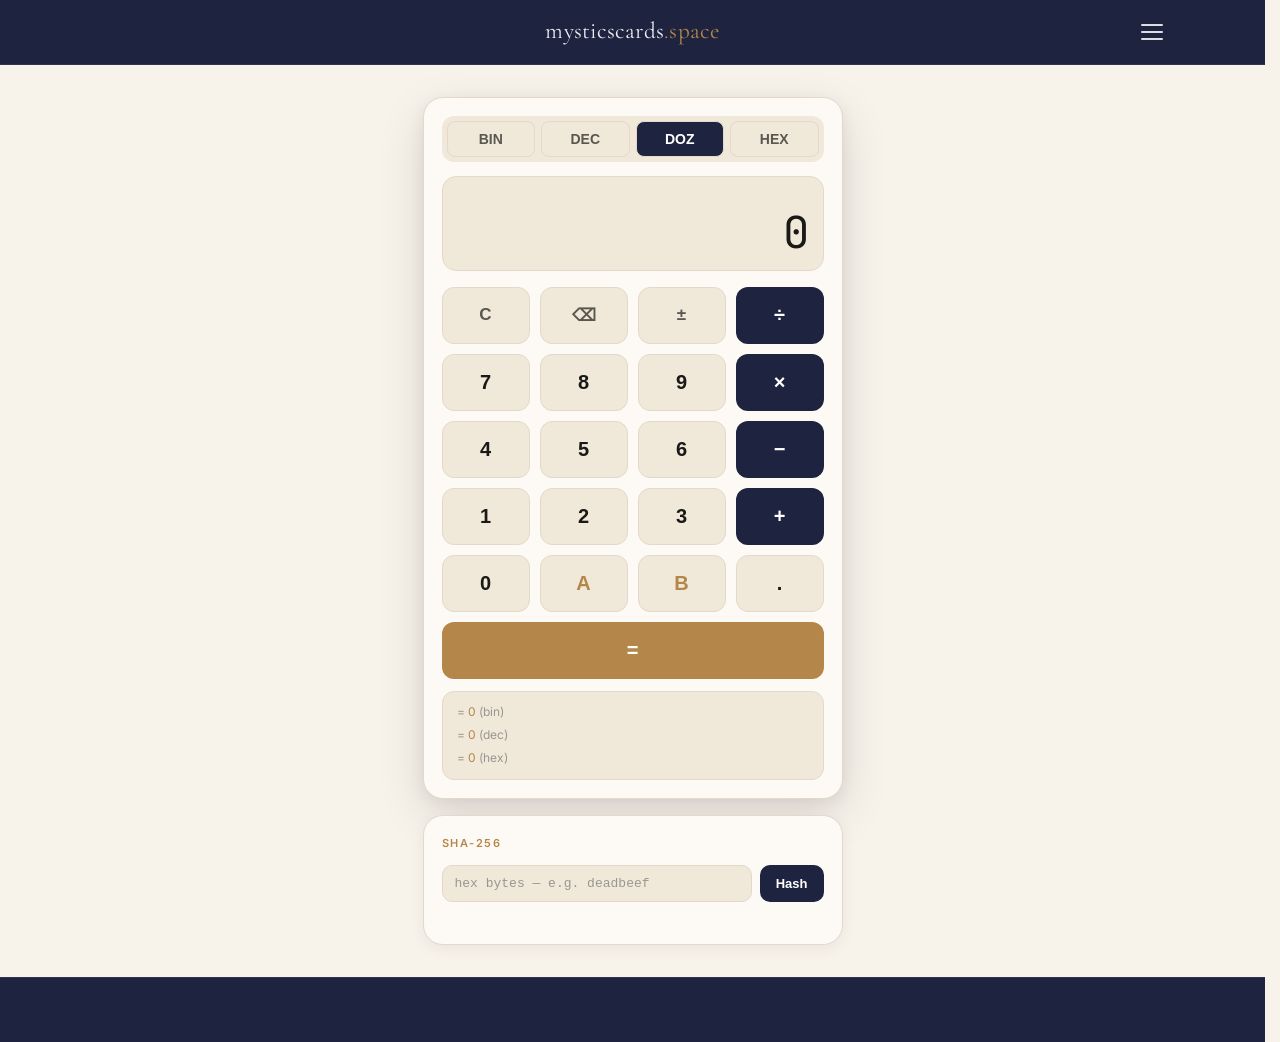
<file: calculator.html>
<!DOCTYPE html>
<html lang="en">
<head>
<meta charset="utf-8">
<meta name="viewport" content="width=device-width, initial-scale=1">
<title>Dozenal Calculator (base 12)</title>
<link rel="preconnect" href="https://fonts.googleapis.com" />
<link rel="preconnect" href="https://fonts.gstatic.com" crossorigin />
<link href="https://fonts.googleapis.com/css2?family=Cormorant+Garamond:ital,wght@0,300;0,400;0,500;0,600;1,300;1,400&family=Inter:wght@300;400;500;600&family=JetBrains+Mono:wght@400;500&display=swap" rel="stylesheet" />
<link rel="icon" href="assets/favicon.svg" type="image/svg+xml" />
<link rel="apple-touch-icon" href="assets/apple-touch-icon.png" />
<link rel="manifest" href="manifest.webmanifest" />
<meta name="theme-color" content="#1e2340" />
<link rel="stylesheet" href="css/site.css" />
<style>
  :root {
    --bg:            #f7f2ea;
    --surface:       #fdfaf5;
    --surface-alt:   #f0e9da;
    --border:        #e2d9cc;
    --border-strong: #c9bfb0;
    --txt:           #1a1916;
    --muted:         #9a9690;
    --secondary:     #5a5750;
    --key:           #f0e9da;
    --key-hi:        #e6ddcc;
    --op:            #1e2340;
    --op-hi:         #2c335a;
    --accent:        #b5864a;
    --accent-hi:     #c99a5c;
    --gold-light:    #f5eddf;
    --eq:            #b5864a;
    --eq-hi:         #c99a5c;
    --danger:        #b53030;
    --serif: 'Cormorant Garamond', Georgia, serif;
    --sans:  'Inter', system-ui, sans-serif;
  }
  * { box-sizing: border-box; }
  html { height: 100%; }
  body {
    margin: 0; min-height: 100%;
    background: var(--bg);
    color: var(--txt);
    font-family: var(--sans);
    -webkit-font-smoothing: antialiased;
    display: flex; flex-direction: column;
  }
  .calc-stage { flex: 1; display: flex; flex-direction: column; align-items: center; justify-content: center; gap: 1rem; padding: 2rem 1rem; }
  .sha { width: 420px; max-width: 96vw; background: var(--surface); border: 1px solid var(--border); border-radius: 20px; padding: 18px; box-shadow: 0 4px 16px rgba(0,0,0,.06); }
  .sha-title { font-size: 11px; color: var(--accent); letter-spacing: .14em; text-transform: uppercase; font-weight: 600; margin-bottom: 12px; }
  .sha-row { display: flex; gap: 8px; }
  .sha-input { flex: 1; background: var(--surface-alt); border: 1px solid var(--border); border-radius: 10px; padding: 10px 12px; font-family: monospace; font-size: 13px; color: var(--txt); outline: none; min-width: 0; }
  .sha-input:focus { border-color: var(--border-strong); }
  .sha-input::placeholder { color: var(--muted); }
  .sha-btn { background: var(--op); color: #fff; border: none; border-radius: 10px; padding: 10px 16px; font-size: 13px; font-weight: 600; cursor: pointer; transition: background .12s; flex-shrink: 0; }
  .sha-btn:hover { background: var(--op-hi); }
  .sha-error { font-size: 11px; color: var(--danger); margin-top: 8px; min-height: 16px; }
  .sha-output { margin-top: 10px; background: var(--surface-alt); border: 1px solid var(--border); border-radius: 12px; padding: 12px; display: none; }
  .sha-out-row { display: flex; gap: 10px; margin-bottom: 7px; }
  .sha-out-row:last-child { margin-bottom: 0; }
  .sha-tag { font-size: 10px; font-weight: 700; letter-spacing: .06em; color: var(--muted); min-width: 26px; padding-top: 1px; flex-shrink: 0; }
  .sha-val { font-family: monospace; font-size: 11px; color: var(--txt); word-break: break-all; line-height: 1.6; }
  .sha-val.hex { color: var(--accent); }

  .calc {
    width: 420px; max-width: 96vw;
    background: var(--surface);
    border: 1px solid var(--border);
    border-radius: 20px;
    padding: 18px;
    box-shadow: 0 16px 48px rgba(0,0,0,.12), 0 4px 16px rgba(0,0,0,.06);
  }
  .title { font-size: 11px; color: var(--accent); letter-spacing: .14em; text-transform: uppercase; font-weight: 600; margin: 2px 4px 14px; }
  .modebar { display: flex; gap: 6px; background: var(--surface-alt); border-radius: 12px; padding: 5px; margin-bottom: 14px; }
  .mode {
    flex: 1; padding: 9px 0; font-size: 14px; font-weight: 600;
    background: transparent; color: var(--secondary); border-radius: 8px;
  }
  .mode:hover { background: var(--key-hi); color: var(--txt); }
  .mode.active { background: var(--op); color: #fff; }
  .mode.active:hover { background: var(--op); }
  button:disabled { opacity: .35; cursor: default; }
  button:disabled:hover { background: var(--key); }
  .screen {
    background: var(--surface-alt);
    border: 1px solid var(--border);
    border-radius: 14px;
    padding: 8px 14px 12px;
    margin-bottom: 16px;
    text-align: right;
    overflow: hidden;
  }
  .expr { min-height: 16px; font-size: 13px; color: var(--muted); white-space: nowrap; overflow: hidden; text-overflow: ellipsis; }
  .main { font-family: 'JetBrains Mono', 'Fira Mono', monospace; font-size: 44px; font-weight: 400; line-height: 1.15; word-break: break-all; }
  .main.error { color: var(--danger); font-size: 32px; }
  .conv-panel { background: var(--surface-alt); border: 1px solid var(--border); border-radius: 12px; padding: 10px 14px; margin-top: 12px; }
  .conv { font-size: 12px; color: var(--accent); white-space: nowrap; overflow: hidden; text-overflow: ellipsis; }
  .conv span { color: var(--muted); }
  .conv2 { margin-top: 3px; font-size: 12px; color: var(--accent); white-space: nowrap; overflow: hidden; text-overflow: ellipsis; }
  .conv2 span { color: var(--muted); }
  .grid { display: grid; grid-template-columns: repeat(4, 1fr); gap: 10px; }
  button {
    border: 1px solid var(--border); border-radius: 12px;
    padding: 16px 0; font-size: 20px; font-weight: 600;
    color: var(--txt); background: var(--key);
    cursor: pointer; transition: background .12s, transform .04s;
    -webkit-user-select: none; user-select: none;
  }
  button:hover { background: var(--key-hi); }
  button:active { transform: translateY(1px); }
  .op { background: var(--op); color: #fff; border-color: transparent; }
  .op:hover { background: var(--op-hi); }
  .op.active { background: var(--accent); color: #fff; }
  .fn { background: var(--surface-alt); color: var(--secondary); font-size: 17px; }
  .fn:hover { background: var(--key-hi); }
  .digit-ab { color: var(--accent); }
  .digit-hex { color: var(--accent); display: none; }
  .eq { grid-column: span 4; background: var(--eq); color: #fff; border-color: transparent; }
  .eq:hover { background: var(--eq-hi); }
  .hint { margin: 14px 4px 0; font-size: 11px; color: var(--muted); line-height: 1.5; }
</style>
</head>
<body>
<script src="js/site.js"></script>
  <main class="calc-stage">
  <div class="calc">
    <div class="modebar">
      <button class="mode" data-base="2">BIN</button>
      <button class="mode" data-base="10">DEC</button>
      <button class="mode active" data-base="12">DOZ</button>
      <button class="mode" data-base="16">HEX</button>
    </div>
    <div class="screen">
      <div class="expr" id="expr">&nbsp;</div>
      <div class="main" id="main">0</div>
    </div>
    <div class="grid">
      <button class="fn" data-act="clear">C</button>
      <button class="fn" data-act="back">⌫</button>
      <button class="fn" data-act="sign">±</button>
      <button class="op" data-op="div">÷</button>

      <button data-d="7">7</button>
      <button data-d="8">8</button>
      <button data-d="9">9</button>
      <button class="op" data-op="mul">×</button>

      <button data-d="4">4</button>
      <button data-d="5">5</button>
      <button data-d="6">6</button>
      <button class="op" data-op="sub">−</button>

      <button data-d="1">1</button>
      <button data-d="2">2</button>
      <button data-d="3">3</button>
      <button class="op" data-op="add">+</button>

      <button data-d="0">0</button>
      <button class="digit-ab" data-d="A">A</button>
      <button class="digit-ab" data-d="B">B</button>
      <button data-d=".">.</button>

      <button class="digit-hex" data-d="C">C</button>
      <button class="digit-hex" data-d="D">D</button>
      <button class="digit-hex" data-d="E">E</button>
      <button class="digit-hex" data-d="F">F</button>

      <button class="eq" data-act="equals">=</button>
    </div>
    <div class="conv-panel">
      <div class="conv" id="conv"></div>
      <div class="conv2" id="conv2"></div>
      <div class="conv2" id="conv3"></div>
    </div>
  </div>

  <div class="sha">
    <div class="sha-title">SHA-256</div>
    <div class="sha-row">
      <input class="sha-input" id="shaInput" type="text" placeholder="hex bytes — e.g. deadbeef" spellcheck="false" />
      <button class="sha-btn" id="shaBtn">Hash</button>
    </div>
    <div class="sha-error" id="shaErr"></div>
    <div class="sha-output" id="shaOutput">
      <div class="sha-out-row"><span class="sha-tag">HEX</span><span class="sha-val hex" id="shaHex"></span></div>
      <div class="sha-out-row"><span class="sha-tag">BIN</span><span class="sha-val" id="shaBin"></span></div>
    </div>
  </div>
  </main>

<script src="js/dozenal.js"></script>
<script>
(function () {
  "use strict";
  var D = window.Dozenal;
  var OPS = { add: D.add, sub: D.sub, mul: D.mul, div: D.div };
  var SYM = { add: "+", sub: "−", mul: "×", div: "÷" };

  var base = 12;
  var entry = "0";
  var acc = null;
  var pending = null;
  var waiting = false;
  var errored = false;

  var mainEl  = document.getElementById("main");
  var exprEl  = document.getElementById("expr");
  var convEl  = document.getElementById("conv");
  var conv2El = document.getElementById("conv2");
  var conv3El = document.getElementById("conv3");

  // Which digits are valid in each base
  var VALID = { 2: "01", 10: "0123456789", 12: "0123456789AB", 16: "0123456789ABCDEF" };
  // Conversion labels
  var LABELS = { 2: "bin", 10: "dec", 12: "doz", 16: "hex" };
  // For each base, the other 3 bases to show as conversions
  var CONV_BASES = { 2: [10, 12, 16], 10: [2, 12, 16], 12: [2, 10, 16], 16: [2, 10, 12] };

  function fmt(r, b) { return D.format(r, b || base); }

  function shownRat() {
    if (waiting && acc !== null) return acc;
    try { return D.parse(entry, base); } catch (e) { return null; }
  }

  function render() {
    if (errored) {
      mainEl.textContent = "Error";
      mainEl.classList.add("error");
      exprEl.innerHTML = "&nbsp;";
      convEl.innerHTML = "";
      conv2El.innerHTML = "";
      conv3El.innerHTML = "";
      highlightOp();
      return;
    }
    mainEl.classList.remove("error");
    mainEl.textContent = (waiting && acc !== null) ? fmt(acc) : entry;

    if (acc !== null && pending !== null) {
      exprEl.textContent = fmt(acc) + " " + SYM[pending];
    } else {
      exprEl.innerHTML = "&nbsp;";
    }

    var r = shownRat();
    var cb = CONV_BASES[base];
    if (r) {
      try {
        convEl.innerHTML  = '<span>= </span>' + fmt(r, cb[0]) + ' <span>(' + LABELS[cb[0]] + ')</span>';
        conv2El.innerHTML = '<span>= </span>' + fmt(r, cb[1]) + ' <span>(' + LABELS[cb[1]] + ')</span>';
        conv3El.innerHTML = '<span>= </span>' + fmt(r, cb[2]) + ' <span>(' + LABELS[cb[2]] + ')</span>';
      } catch(e) {
        convEl.innerHTML = conv2El.innerHTML = conv3El.innerHTML = "";
      }
    } else {
      convEl.innerHTML = conv2El.innerHTML = conv3El.innerHTML = "";
    }
    highlightOp();
  }

  function highlightOp() {
    document.querySelectorAll(".op").forEach(function (b) {
      b.classList.toggle("active", !errored && pending && b.getAttribute("data-op") === pending && waiting);
    });
  }

  function clearAll() {
    entry = "0"; acc = null; pending = null; waiting = false; errored = false; render();
  }

  function digit(d) {
    if (VALID[base].indexOf(d.toUpperCase()) < 0) return;
    if (errored) clearAll();
    if (waiting) {
      entry = (d === ".") ? "0." : d;
      waiting = false;
      if (pending === null) acc = null;
    } else if (d === ".") {
      if (entry.indexOf(".") < 0) entry += ".";
    } else if (entry === "0") {
      entry = d.toUpperCase();
    } else if (entry.replace('-', '').length < 36) {
      entry += d.toUpperCase();
    }
    render();
  }

  function op(o) {
    if (errored) return;
    try {
      if (!waiting) {
        acc = (pending === null) ? D.parse(entry, base)
                                 : OPS[pending](acc, D.parse(entry, base));
      }
      pending = o;
      waiting = true;
      render();
    } catch (e) { errored = true; render(); }
  }

  function equals() {
    if (errored || pending === null) return;
    try {
      var operand = waiting ? acc : D.parse(entry, base);
      acc = OPS[pending](acc, operand);
      pending = null;
      waiting = true;
      render();
    } catch (e) { errored = true; render(); }
  }

  function updateButtons() {
    var valid = VALID[base];
    // digits 0-9
    document.querySelectorAll("[data-d]").forEach(function (btn) {
      var d = btn.dataset.d;
      if (d === ".") { btn.disabled = false; return; }
      btn.disabled = valid.indexOf(d.toUpperCase()) < 0;
    });
    // show/hide C-F hex row
    document.querySelectorAll(".digit-hex").forEach(function (btn) {
      btn.style.display = base === 16 ? "block" : "none";
    });
    // disable A-B when not valid (keep visible so layout stays fixed)
    document.querySelectorAll(".digit-ab").forEach(function (btn) {
      btn.disabled = (base === 2 || base === 10);
    });
    // mode tabs
    document.querySelectorAll(".mode").forEach(function (m) {
      m.classList.toggle("active", +m.getAttribute("data-base") === base);
    });
  }

  function setBase(b) {
    if (b === base) return;
    var r = errored ? null : shownRat();
    base = b;
    pending = null;
    errored = false;
    if (r !== null) {
      var s = D.format(r, b);
      if (s.indexOf('(') < 0) {
        // Exact representation in new base — keep as editable entry
        entry = s;
        acc = null;
        waiting = false;
      } else {
        // Repeating decimal — show as display value, fresh typing replaces it
        acc = r;
        entry = "0";
        waiting = true;
      }
    } else {
      entry = "0";
      acc = null;
      waiting = false;
    }
    updateButtons();
    render();
  }

  function sign() {
    if (errored) return;
    if (waiting && acc !== null) {
      acc = D.negate(acc);
    } else if (entry !== "0") {
      entry = entry[0] === "-" ? entry.slice(1) : "-" + entry;
    }
    render();
  }

  function back() {
    if (errored || waiting) return;
    if (entry.length <= 1 || (entry.length === 2 && entry[0] === "-")) entry = "0";
    else entry = entry.slice(0, -1);
    render();
  }

  // ---- wire up buttons ----
  document.querySelector(".grid").addEventListener("click", function (e) {
    var b = e.target.closest("button");
    if (!b) return;
    if (b.dataset.d != null) digit(b.dataset.d);
    else if (b.dataset.op) op(b.dataset.op);
    else if (b.dataset.act === "equals") equals();
    else if (b.dataset.act === "clear") clearAll();
    else if (b.dataset.act === "back") back();
    else if (b.dataset.act === "sign") sign();
  });

  document.querySelector(".modebar").addEventListener("click", function (e) {
    var b = e.target.closest(".mode");
    if (b) setBase(+b.getAttribute("data-base"));
  });

  updateButtons();
  render();

  // ---- keyboard ----
  document.addEventListener("keydown", function (e) {
    // Don't hijack typing in form fields (e.g. the SHA-256 input)
    var t = e.target;
    if (t && (t.tagName === "INPUT" || t.tagName === "TEXTAREA" || t.isContentEditable)) return;
    var k = e.key;
    if (/^[0-9]$/.test(k)) digit(k);
    else if (k === "a" || k === "A") digit("A");
    else if (k === "b" || k === "B") digit("B");
    else if (k === "c" || k === "C") digit("C");
    else if (k === "d" || k === "D") digit("D");
    else if (k === "e" || k === "E") digit("E");
    else if (k === "f" || k === "F") digit("F");
    else if (k === ".") digit(".");
    else if (k === "+") op("add");
    else if (k === "-") op("sub");
    else if (k === "*") op("mul");
    else if (k === "/") { e.preventDefault(); op("div"); }
    else if (k === "Enter" || k === "=") { e.preventDefault(); equals(); }
    else if (k === "Backspace") { e.preventDefault(); back(); }
    else if (k === "Escape") clearAll();
    else return;
  });

  render();
})();
</script>
<script>
(function () {
  var input  = document.getElementById('shaInput');
  var btn    = document.getElementById('shaBtn');
  var errEl  = document.getElementById('shaErr');
  var output = document.getElementById('shaOutput');
  var D      = window.Dozenal;

  async function doHash() {
    errEl.textContent = '';
    var raw = input.value.replace(/[\s:_-]/g, '');
    if (!raw) { errEl.textContent = 'Enter hex bytes'; output.style.display = 'none'; return; }
    if (raw.length % 2 !== 0 || /[^0-9a-fA-F]/.test(raw)) {
      errEl.textContent = 'Invalid hex — even number of hex digits only';
      output.style.display = 'none'; return;
    }

    var bytes = new Uint8Array(raw.length / 2);
    for (var i = 0; i < raw.length; i += 2)
      bytes[i / 2] = parseInt(raw.slice(i, i + 2), 16);

    var hashBuf   = await crypto.subtle.digest('SHA-256', bytes);
    var hashBytes = Array.from(new Uint8Array(hashBuf));

    // Standard hex — 8-char groups
    var hex = hashBytes.map(function(b){ return b.toString(16).padStart(2,'0'); }).join('');
    document.getElementById('shaHex').textContent = hex.match(/.{8}/g).join(' ');

    // Binary — first 4 bits only (first nibble of first byte)
    document.getElementById('shaBin').textContent =
      (hashBytes[0] >> 4).toString(2).padStart(4, '0');

    output.style.display = 'block';
  }

  btn.addEventListener('click', doHash);
  input.addEventListener('keydown', function(e){ if (e.key === 'Enter') doHash(); });
})();
</script>
<footer class="site-footer"><div class="sf-inner"></div></footer>
</body>
</html>
</file>
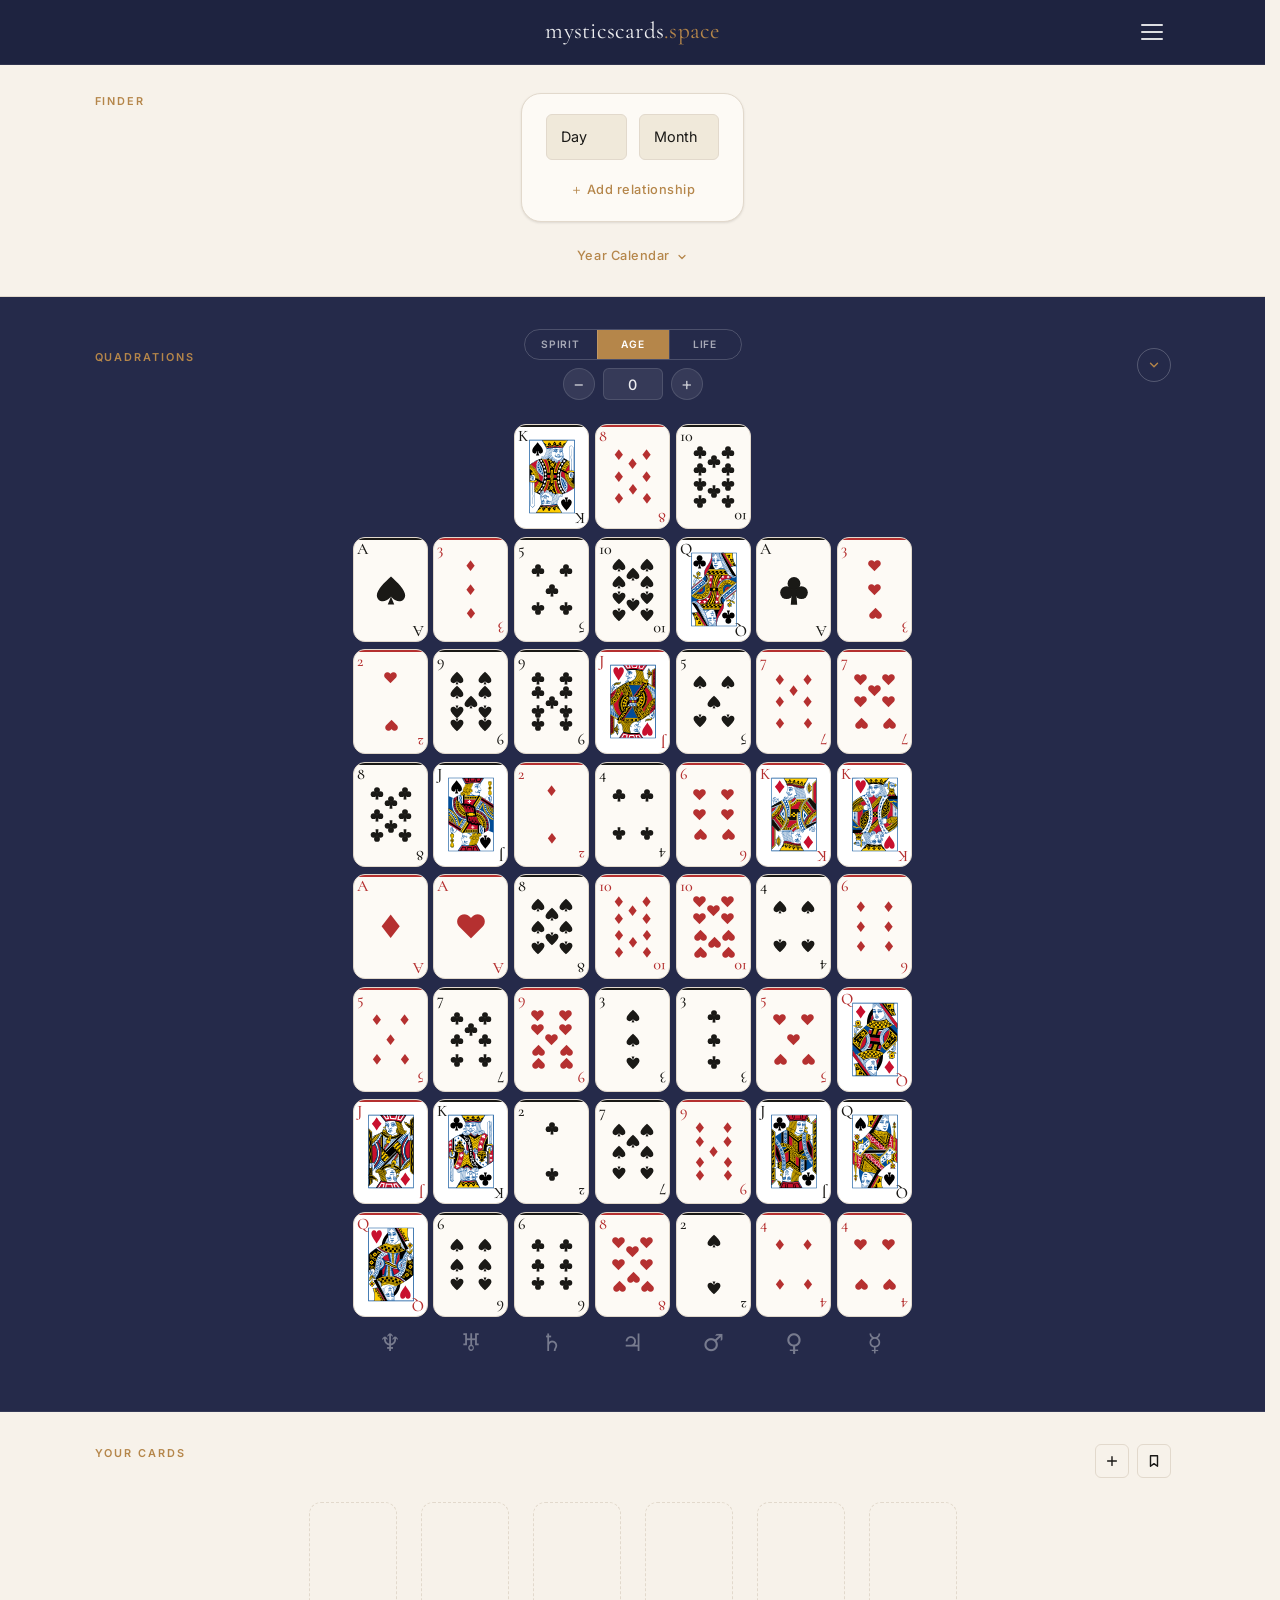
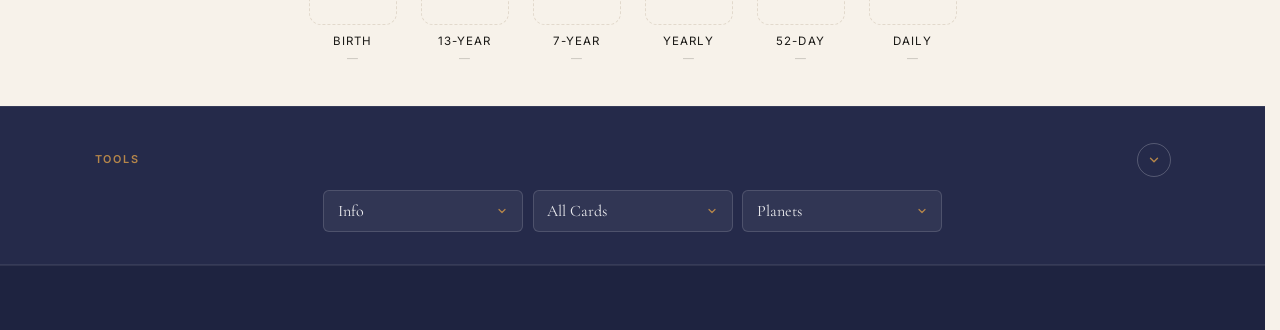
<file: cardsoflife.html>
<!DOCTYPE html>
<html lang="en">
<head>
  <meta charset="UTF-8" />
  <meta name="viewport" content="width=device-width, initial-scale=1.0" />
  <title>mysticscards.space</title>
  <link rel="preconnect" href="https://fonts.googleapis.com" />
  <link rel="preconnect" href="https://fonts.gstatic.com" crossorigin />
  <link href="https://fonts.googleapis.com/css2?family=Cormorant+Garamond:ital,wght@0,300;0,400;0,500;0,600;1,300;1,400&family=Inter:wght@300;400;500;600&family=Lora:ital,wght@0,400;0,500;1,400&display=swap" rel="stylesheet" />
  <link rel="icon" href="assets/favicon.svg" type="image/svg+xml" />
  <link rel="apple-touch-icon" href="assets/apple-touch-icon.png" />
  <link rel="manifest" href="manifest.webmanifest" />
  <meta name="theme-color" content="#1e2340" />
  <link rel="stylesheet" href="css/site.css" />
  <style>
    /* ── Tokens ──────────────────────────────────────────────── */
    :root {
      --bg:            #f7f2ea;
      --surface:       #fdfaf5;
      --surface-alt:   #f0e9da;
      --border:        #e2d9cc;
      --border-strong: #c9bfb0;
      --text-primary:  #1a1916;
      --text-secondary:#5a5750;
      --text-muted:    #9a9690;
      --accent:        #1e2340;
      --gold:          #b5864a;
      --gold-light:    #f5eddf;
      --red:           #b53030;
      --green:         #1a1916;
      --navy:          #1a1916;
      --r-sm:  6px;
      --r-md:  12px;
      --r-lg:  20px;
      --sh-sm: 0 1px 3px rgba(0,0,0,.07), 0 1px 2px rgba(0,0,0,.04);
      --sh-md: 0 4px 16px rgba(0,0,0,.08), 0 2px 6px rgba(0,0,0,.04);
      --sh-lg: 0 16px 48px rgba(0,0,0,.12), 0 4px 16px rgba(0,0,0,.06);
      --max-w: 1140px;
      --serif: 'Cormorant Garamond', Georgia, serif;
      --sans:  'Inter', system-ui, sans-serif;
      --ease:  .18s ease;
    }

    /* ── Reset ───────────────────────────────────────────────── */
    *, *::before, *::after { box-sizing: border-box; margin: 0; padding: 0; }
    html { scroll-behavior: smooth; scroll-padding-top: 64px; overflow-x: hidden; }
    body {
      font-family: var(--sans);
      background: var(--bg);
      color: var(--text-primary);
      line-height: 1.6;
      -webkit-font-smoothing: antialiased;
      overflow-x: hidden;
    }
    a { color: inherit; text-decoration: none; }
    button { cursor: pointer; border: none; background: none; font: inherit; }
    input, select { font: inherit; }

    /* ── Layout ──────────────────────────────────────────────── */
    .container { max-width: var(--max-w); margin: 0 auto; padding: 0 2rem; }
    .section { padding: 5rem 0; }
    .section-label {
      display: block;
      font-size: .68rem; letter-spacing: .18em; text-transform: uppercase;
      font-weight: 600; color: var(--gold); margin-bottom: .85rem;
    }
    /* In flex containers margins don't collapse — zero out the label margin
       so the gap/margin-bottom on the parent sets the spacing uniformly */
    .finder-inner > .section-label { margin-bottom: 0; }
    .divider { width: 40px; height: 1px; background: var(--gold); margin: 1.25rem 0; }

    /* ── Page Header ─────────────────────────────────────────── */
    .page-header {
      background: var(--surface);
      border-bottom: 1px solid var(--border);
      padding: 0;
    }
    .page-header-inner {
      display: grid; grid-template-columns: 1fr 1fr;
      gap: 4rem; align-items: center;
      max-width: var(--max-w); margin: 0 auto; padding: 0 2rem;
    }
    .page-header h1 {
      font-family: var(--serif); font-size: clamp(2.4rem, 4.5vw, 3.8rem);
      font-weight: 300; line-height: 1.12; margin-bottom: 1.25rem;
    }
    .page-header h1 em { font-style: italic; color: var(--gold); }
    .page-header p {
      font-size: 1rem; color: var(--text-secondary);
      line-height: 1.8; max-width: 440px;
    }

    /* ── System Bar ─────────────────────────────────────────── */
    .sys-bar {
      border-bottom: 1px solid var(--border);
      padding: .9rem 0;
    }
    .sys-bar-inner {
      max-width: var(--max-w); margin: 0 auto; padding: 0 2rem;
      display: flex; flex-direction: column; align-items: flex-start; gap: .55rem;
    }
    .sys-bar-label {
      font-size: .6rem; font-weight: 600; letter-spacing: .16em;
      text-transform: uppercase; color: var(--gold);
    }
    .sys-list {
      list-style: none;
      display: grid;
      grid-template-columns: repeat(2, max-content);
      column-gap: 2.25rem; row-gap: .18rem;
    }
    .sys-item {
      display: flex; align-items: baseline; gap: .4rem;
      font-size: .78rem; line-height: 1.5;
    }
    .sys-key { color: var(--text-primary); font-weight: 500; }
    .sys-equ { color: var(--gold); opacity: .65; }
    .sys-val { color: var(--text-secondary); }
    @media (max-width: 600px) {
      .sys-list { grid-template-columns: max-content; }
    }

    /* ── Birth Card Finder ───────────────────────────────────── */
    .finder { background: var(--bg); border-bottom: 1px solid var(--border); padding: 1.75rem 0; }
    .finder-top {
      max-width: var(--max-w); margin: 0 auto; padding: 0 2rem;
      display: grid; grid-template-columns: 1fr auto 1fr;
      align-items: start; gap: 1rem;
    }
    .finder-inner {
      max-width: 575px; margin: 0 auto; padding: 0;
      display: flex; flex-direction: column; align-items: flex-start; gap: .75rem;
    }
    .finder-label { display: flex; align-items: center; gap: .6rem; margin-bottom: .75rem; }
    .finder-label span {
      font-size: .68rem; letter-spacing: .16em; text-transform: uppercase;
      font-weight: 600; color: var(--gold);
    }
    .result-pip-card { width: 68px; height: 95px; flex-shrink: 0; }
    .rel-result-pip  { border-color: var(--gold) !important; background: var(--gold-light) !important; }
    .finder-left h2 {
      font-family: var(--serif); font-size: 1.9rem; font-weight: 400;
      line-height: 1.2; margin-bottom: .85rem;
    }
    .finder-left p { font-size: .9rem; color: var(--text-secondary); line-height: 1.75; }
    .finder-form {
      width: 100%;
      background: var(--surface);
      border: 1px solid var(--border);
      border-radius: var(--r-lg);
      padding: 1.25rem 1.5rem;
      box-shadow: var(--sh-sm);
    }
    .finder-inputs { display: flex; align-items: center; gap: .75rem; margin-bottom: 1rem; }
    .finder-inputs select {
      flex: 1; min-width: 0; background: var(--surface-alt); border: 1.5px solid var(--border);
      border-radius: var(--r-sm); padding: .65rem .9rem;
      font-size: .9rem; color: var(--text-primary);
      outline: none; appearance: none; -webkit-appearance: none;
      transition: border-color var(--ease);
    }
    .finder-inputs select:focus { border-color: var(--gold); }
    .finder-result {
      display: none;
      padding: 1.75rem 0 0;
      width: 100%;
    }
    .finder-result.visible { display: block; }
    .finder-result-inner {
      max-width: var(--max-w); margin: 0 auto; padding: 0 2rem;
      position: relative;
    }
    .result-toggle {
      display: inline-flex; align-items: center; justify-content: center;
      margin: .6rem auto .1rem;
      width: 34px; height: 34px; padding: 0;
      border-radius: 50%;
      background: none; border: 1px solid rgba(255,255,255,.22);
      color: var(--gold); cursor: pointer;
      transition: background .2s, border-color .2s;
    }
    .result-toggle svg { width: 14px; height: 14px; display: block; transition: transform .25s ease; }
    .result-toggle:hover { background: rgba(255,255,255,.07); border-color: rgba(255,255,255,.45); }
    .finder-result.collapsed .result-toggle svg { transform: rotate(180deg); }
    .result-actions { display: flex; gap: .5rem; justify-content: center; }
    .result-actions .result-toggle { margin: .6rem 0 .1rem; }
    .finder-result.collapsed .result-share svg { transform: none; }
    .result-share svg { width: 13px; height: 13px; }
    .finder-result.collapsed .result-card-row .result-kws,
    .finder-result.collapsed .ccard-planets,
    .finder-result.collapsed .result-dates,
    .finder-result.collapsed .result-body { display: none; }
    .result-card-row {
      display: flex; flex-direction: column; align-items: center;
      text-align: center; gap: .65rem; margin: 0 auto 1rem;
    }
    .result-card-row .result-kws { justify-content: center; margin: 0; }
    .result-head-text { flex: unset; min-width: unset; }
    /* Relationship header — centered column matching single-card layout */
    .rel-header {
      display: flex; flex-direction: column; align-items: center;
      text-align: center; gap: .65rem; margin: 0 auto 1rem;
    }
    .rel-result-kws { justify-content: center; }
    .result-face {
      background: var(--surface-alt); border: 1px solid var(--border);
      border-radius: var(--r-sm); width: 64px; height: 88px;
      display: flex; flex-direction: column;
      align-items: center; justify-content: center;
      flex-shrink: 0; position: relative;
    }
    .result-face .rf-rank {
      font-family: var(--serif); font-size: 1.5rem; line-height: 1;
    }
    .result-face .rf-suit { font-size: 1.4rem; margin-top: .1rem; }
    .result-face.hearts  .rf-rank, .result-face.hearts  .rf-suit  { color: var(--red); }
    .result-face.diamonds .rf-rank, .result-face.diamonds .rf-suit { color: var(--red); }
    .result-face.clubs   .rf-rank, .result-face.clubs   .rf-suit   { color: var(--green); }
    .result-face.spades  .rf-rank, .result-face.spades  .rf-suit   { color: var(--navy); }
    .result-face.joker   .rf-rank, .result-face.joker   .rf-suit   { color: var(--gold); }
    .result-head-text { flex: 1; min-width: 0; }
    .result-name { font-family: var(--serif); font-size: 1.5rem; line-height: 1.15; margin-bottom: .25rem; }
    .result-subtitle {
      font-size: .72rem; letter-spacing: .12em; text-transform: uppercase;
      color: var(--text-muted); margin-bottom: .55rem;
    }
    .result-dates {
      font-size: .78rem; color: var(--gold); font-weight: 500;
      letter-spacing: .06em;
    }
    .result-kws { display: flex; flex-wrap: wrap; gap: .35rem; margin: 1rem 0 .85rem; }
    .kw-tag {
      font-size: .67rem; font-weight: 600; letter-spacing: .07em;
      text-transform: uppercase; background: var(--gold-light);
      color: var(--gold); padding: .2rem .65rem; border-radius: 999px;
    }
    .result-personality {
      font-family: 'Lora', Georgia, serif; font-size: .95rem; line-height: 1.85;
      color: var(--text-primary); margin-bottom: 1.25rem; font-style: normal;
      padding: 1rem 1.25rem 1rem 1.15rem;
      background: var(--bg);
      border-left: 3px solid var(--gold);
      border-radius: 0 var(--r-sm) var(--r-sm) 0;
    }
    /* Desktop 2-col layout: personality+life-script left, light+shadow stacked right */
    .result-body {
      display: grid;
      grid-template-columns: 55fr 45fr;
      gap: 1.25rem;
      align-items: stretch;
      margin-bottom: 1rem;
    }
    .result-left {
      display: flex; flex-direction: column; gap: 1rem;
    }
    .result-left .result-personality { margin-bottom: 0; }
    .result-left .result-life-script { flex: 1; }
    .result-right {
      display: flex; flex-direction: column; gap: .75rem;
    }
    .result-right .result-kws { margin: 0; }
    .result-right .result-grid {
      grid-template-columns: 1fr;
      grid-template-rows: auto 1fr;
      gap: 1rem;
      flex: 1;
      height: 100%;
    }
    .result-right .result-grid .result-box:last-child { height: 100%; }
    /* Life script cards in finder: consistent sizing across screen sizes */
    .finder-result-inner .ls-grid {
      grid-template-columns: repeat(7, minmax(0, 52px));
      gap: .4rem;
      justify-content: center;
      max-width: 420px;
      margin: 0 auto;
    }
    .finder-result-inner .ls-card {
      width: 100% !important;
      min-width: 0 !important;
      aspect-ratio: 9 / 13;
    }
    .result-grid { display: grid; grid-template-columns: 1fr 1fr; gap: 1rem; }
    .result-box {
      background: var(--surface-alt); border: 1px solid var(--border);
      border-radius: var(--r-md); padding: 1.1rem 1.15rem;
    }
    .result-box h4 {
      font-size: .68rem; font-weight: 600; letter-spacing: .12em;
      text-transform: uppercase; color: var(--text-muted);
      margin-bottom: .65rem; padding-bottom: .5rem;
      border-bottom: 1px solid var(--border);
      text-align: center;
    }
    /* Personality text sits inside a result-box — strip its own box styling */
    .result-box .result-personality {
      background: none; border: none; border-radius: 0; padding: 0; margin: 0;
    }
    .result-life-script {
      background: var(--surface-alt); border: 1px solid var(--border);
      border-radius: var(--r-md); padding: 1.1rem 1.15rem;
    }
    .result-life-script h4 {
      font-size: .68rem; font-weight: 600; letter-spacing: .12em;
      text-transform: uppercase; color: var(--text-muted);
      margin-bottom: .85rem; padding-bottom: .5rem;
      border-bottom: 1px solid var(--border);
      text-align: center;
    }
    @media (max-width: 700px) {
      .result-body { grid-template-columns: 1fr; }
      .result-body .result-grid { grid-template-columns: 1fr 1fr; }
      .result-life-script { padding: 1rem .65rem; }
      .finder-result-inner .ls-grid { grid-template-columns: repeat(7, minmax(0, 1fr)); max-width: 100%; }
      .finder-result-inner .ls-card { width: 100% !important; min-width: 0 !important; }
    }
    .result-open-link {
      display: inline-block; margin-top: .65rem;
      font-size: .78rem; font-weight: 500; letter-spacing: .05em;
      color: var(--gold); border-bottom: 1px solid var(--gold);
      padding-bottom: 1px; cursor: pointer;
    }

    /* ── Relationship Finder ─────────────────────────────────────── */
    .rel-people {
      display: grid; grid-template-columns: 1fr auto 1fr; gap: .75rem;
      align-items: center; margin-bottom: 1rem;
    }
    .rel-plus {
      font-family: var(--serif); font-size: 1.8rem; color: var(--border-strong);
      text-align: center; padding-top: 1.4rem; line-height: 1;
    }
    .rel-result {
      display: none;
      padding: 1.75rem 0 0;
      width: 100%;
    }
    .rel-result.visible { display: block; }
    .rel-equation {
      display: flex; align-items: center; gap: .75rem;
      justify-content: center; flex-wrap: wrap;
    }
    /* Pip cards need explicit size here (no grid track to size them) */
    .rel-equation .spread-card {
      width: 52px; height: 72px; flex-shrink: 0;
      cursor: pointer;
      transition: transform .15s ease, box-shadow .15s ease;
    }
    .rel-equation .spread-card.rel-result-pip { width: 64px; height: 88px; }
    .rel-equation .spread-card:hover {
      transform: translateY(-4px);
      box-shadow: 0 6px 16px rgba(26, 25, 22, .22);
    }
    @media (prefers-reduced-motion: reduce) {
      .rel-equation .spread-card { transition: none; }
      .rel-equation .spread-card:hover { transform: none; }
    }
    .rel-note {
      text-align: center; max-width: 460px; margin: 0 auto;
      font-family: var(--serif); font-style: italic;
      font-size: .95rem; color: var(--gold); line-height: 1.75;
      background: var(--gold-light);
      border-radius: var(--r-md); padding: .85rem 1.25rem;
    }
    .rel-eq-card {
      background: var(--surface-alt); border: 1px solid var(--border);
      border-radius: var(--r-sm); width: 52px; height: 72px;
      display: flex; flex-direction: column;
      align-items: center; justify-content: center; flex-shrink: 0;
    }
    .rel-eq-card .rf-rank { font-family: var(--serif); font-size: 1.2rem; line-height: 1; }
    .rel-eq-card .rf-suit { font-size: 1.1rem; margin-top: .1rem; }
    .rel-eq-card.hearts   .rf-rank, .rel-eq-card.hearts   .rf-suit  { color: var(--red); }
    .rel-eq-card.diamonds .rf-rank, .rel-eq-card.diamonds .rf-suit  { color: var(--red); }
    .rel-eq-card.clubs    .rf-rank, .rel-eq-card.clubs    .rf-suit  { color: var(--green); }
    .rel-eq-card.spades   .rf-rank, .rel-eq-card.spades   .rf-suit  { color: var(--navy); }
    .rel-eq-card.joker    .rf-rank, .rel-eq-card.joker    .rf-suit  { color: var(--gold); }
    .rel-eq-op {
      font-family: var(--serif); font-size: 1.5rem;
      color: var(--border-strong); flex-shrink: 0;
    }
    .rel-eq-result {
      background: var(--gold-light); border: 1.5px solid var(--gold);
      border-radius: var(--r-sm); width: 64px; height: 88px;
      display: flex; flex-direction: column;
      align-items: center; justify-content: center; flex-shrink: 0;
    }
    .rel-eq-result .rf-rank { font-family: var(--serif); font-size: 1.5rem; line-height: 1; }
    .rel-eq-result .rf-suit { font-size: 1.4rem; margin-top: .1rem; }
    .rel-eq-result.hearts   .rf-rank, .rel-eq-result.hearts   .rf-suit  { color: var(--red); }
    .rel-eq-result.diamonds .rf-rank, .rel-eq-result.diamonds .rf-suit  { color: var(--red); }
    .rel-eq-result.clubs    .rf-rank, .rel-eq-result.clubs    .rf-suit  { color: var(--green); }
    .rel-eq-result.spades   .rf-rank, .rel-eq-result.spades   .rf-suit  { color: var(--navy); }
    .rel-eq-result.joker    .rf-rank, .rel-eq-result.joker    .rf-suit  { color: var(--gold); }
    .rel-names { text-align: center; }
    .rel-names-pair {
      font-size: .75rem; color: var(--text-muted); margin-bottom: .35rem; line-height: 1.5;
    }
    .rel-result-name { font-family: var(--serif); font-size: 1.25rem; margin-bottom: .3rem; }
    .rel-result-kws  { display: flex; flex-wrap: wrap; gap: .35rem; margin-bottom: .5rem; }
    .rel-open-link {
      display: inline-block; margin-top: .65rem;
      font-size: .78rem; font-weight: 500; letter-spacing: .05em;
      color: var(--gold); border-bottom: 1px solid var(--gold);
      padding-bottom: 1px; cursor: pointer;
    }
    /* Bond text (REL_TEXT) — replaces the generic profile in the relationship result */
    .rel-bond { max-width: 640px; margin: .9rem auto 0; }
    .rel-bond-syn {
      font-family: var(--serif); font-style: italic;
      font-size: 1.1rem; color: var(--text-primary);
      text-align: center; line-height: 1.55; margin: 0 0 .85rem;
    }
    .rel-bond-para {
      font-size: .88rem; color: var(--text-secondary); line-height: 1.75; margin: 0;
    }
    @media (max-width: 560px) {
      .rel-people { grid-template-columns: 1fr; }
      .rel-plus { padding-top: 0; font-size: 1.3rem; text-align: left; }
    }

    /* ── Tool buttons (used inline in the Index filter row) ────── */
    .tool-btn {
      display: inline-flex; align-items: center; gap: .35rem;
      background: var(--surface-alt); border: 1px solid var(--border);
      border-radius: var(--r-sm); padding: .4rem .85rem;
      font-size: .75rem; font-weight: 500; letter-spacing: .03em;
      color: var(--text-secondary); cursor: pointer;
      transition: all var(--ease); white-space: nowrap;
    }
    .tool-btn:hover { border-color: var(--gold); color: var(--gold); background: var(--gold-light); }

    /* ── Tools Section (bottom of page) ──────────────────────────── */
    /* Navy band matching the Quadrations section; panels sit on the darker --accent inside */
    .tools-section {
      padding: 2.25rem 0 2rem; background: #252a4a;
      border-top: 1px solid rgba(255,255,255,.08);
      border-bottom: 1px solid rgba(255,255,255,.08);
    }
    .tools-top {
      display: flex; align-items: center; justify-content: space-between;
      margin-bottom: .85rem;
    }
    .tools-top .section-label { margin-bottom: 0; }
    .tools-section.collapsed { padding: 1.6rem 0; }
    .tools-section.collapsed .tools-top { margin-bottom: 0; }
    .tools-section.collapsed .tools-grid,
    .tools-section.collapsed .tool-panels { display: none; }
    .tools-section.collapsed .spreads-toggle svg { transform: rotate(180deg); }
    .tools-grid {
      display: flex; flex-wrap: nowrap; justify-content: center;
      gap: .6rem;
    }
    .tools-grid .tool-card-btn { flex: 1 1 0; min-width: 0; max-width: 200px; }
    @media (max-width: 560px) {
      .tools-grid { gap: .4rem; }
      .tools-grid .tool-card-btn { padding: .6rem .55rem; }
    }
    .tool-card-btn {
      display: flex; align-items: center; justify-content: space-between; gap: .5rem;
      background: rgba(255,255,255,.06); border: 1px solid rgba(255,255,255,.14);
      border-radius: var(--r-sm); padding: .65rem .85rem;
      font-family: var(--serif); font-size: 1rem; font-weight: 400;
      color: rgba(255,255,255,.9); text-align: left; cursor: pointer;
      transition: border-color var(--ease), background var(--ease), transform var(--ease), color var(--ease);
    }
    .tool-card-text { display: flex; flex-direction: column; gap: .15rem; min-width: 0; }
    .tool-card-name { line-height: 1.2; }
    .tool-card-btn .tool-card-arrow {
      font-family: var(--sans); font-size: .8rem; color: var(--gold);
      flex-shrink: 0; transition: transform var(--ease);
    }
    .tool-card-btn:hover {
      border-color: rgba(181,134,74,.7); color: #fff;
      background: rgba(255,255,255,.1); transform: translateY(-2px);
    }
    .tool-card-btn:not(.is-toggle):hover .tool-card-arrow { transform: translate(2px, -2px); }
    /* Toggle (inline-expand) tool buttons use a chevron that rotates when open */
    .tool-card-btn.is-toggle .tool-card-arrow { transition: transform .25s ease; }
    .tool-card-arrow svg { width: 12px; height: 12px; display: block; }
    .tool-card-btn[aria-expanded="true"] {
      border-color: var(--gold); color: var(--gold); background: rgba(181,134,74,.14);
    }
    .tool-card-btn[aria-expanded="true"] .tool-card-arrow { transform: rotate(180deg); }
    /* Inline panels live in their own stack below the button grid.
       Expand/collapse via grid-template-rows 0fr→1fr (animates cleanly at
       any content height — no max-height guess). Accordion: JS keeps at
       most one panel open. */
    .tool-panels { display: block; }
    .tool-panel {
      display: grid;
      grid-template-rows: 0fr;
      opacity: 0;
      visibility: hidden;
      transition: grid-template-rows .35s ease, opacity .25s ease,
                  margin .25s ease, visibility 0s linear .35s;
    }
    .tool-panel.open {
      grid-template-rows: 1fr;
      opacity: 1;
      visibility: visible;
      margin-top: .6rem;
      transition: grid-template-rows .35s ease, opacity .25s ease, margin .25s ease;
    }
    /* The child must be able to reach height 0: border-box height can never
       go below the element's own padding, so the closed state zeroes the
       vertical padding too (transitioned, folds in with the row collapse). */
    .tool-panel > .tool-modal { min-height: 0; overflow: hidden; transition: padding .35s ease; }
    .tool-panel:not(.open) > .tool-modal { padding-top: 0; padding-bottom: 0; }
    @media (prefers-reduced-motion: reduce) {
      .tool-panel, .tool-panel.open, .tool-panel > .tool-modal { transition: none; }
    }
    /* All tool panels share the modal's dark inner box, rendered inline.
       Tighter vertical padding than the modal originals — inline panels
       don't need breathing room for close buttons or viewport margins. */
    .tool-panel .tool-modal {
      margin: 0 auto; animation: none; max-height: none;
      padding-top: .9rem; padding-bottom: 1rem;
    }
    .tool-panel .cal-scroll-wrap { padding-bottom: 0; }

    /* ── Add Second Person Toggle ────────────────────────────────── */
    .add-second-wrap { margin: .85rem 0 0; text-align: center; }
    .add-second-btn {
      font-size: .8rem; font-weight: 500; letter-spacing: .04em;
      color: var(--gold); background: none; border: none;
      cursor: pointer; padding: 0; transition: opacity .15s ease;
    }
    .add-second-btn:hover { opacity: .7; }

    /* ── Browse All Cards ────────────────────────────────────── */
    .browse-toggle-wrap {
      padding: 1.25rem 2rem 0;
      max-width: var(--max-w); margin: 0 auto; width: 100%;
      box-sizing: border-box; text-align: center;
    }
    #browseToggleBtn, #calToggleBtn { display: inline-flex; align-items: center; gap: .4rem; }
    #browseToggleBtn svg, #calToggleBtn svg { width: 12px; height: 12px; display: block; transition: transform .25s ease; }
    #browseToggleBtn.open svg, #calToggleBtn.open svg { transform: rotate(180deg); }
    .browse-section {
      display: none;
      padding: .75rem 0 1rem;
      width: 100%;
    }
    .browse-section.visible { display: block; }
    .browse-inner {
      max-width: var(--max-w); margin: 0 auto; padding: 0 1rem;
      width: 100%; box-sizing: border-box;
    }
    /* Each browse cell carries its solar value above the card face */
    .browse-cell { display: flex; flex-direction: column; align-items: center; gap: .2rem; }
    .browse-cell .spread-card { width: 100%; }
    .browse-sv {
      font-family: var(--serif); font-size: .95rem; font-weight: 700; line-height: 1;
      color: var(--gold); font-variant-numeric: tabular-nums; letter-spacing: .02em;
    }
    @media (max-width: 560px) { .browse-sv { font-size: .8rem; } }
    /* Solar-value formula beneath the deck */
    .browse-sv-formula {
      text-align: center; margin: 1.1rem 0 .1rem;
      font-family: var(--serif); font-style: italic; font-size: .95rem;
      color: rgba(255,255,255,.55); letter-spacing: .01em;
    }
    .browse-sv-formula strong { font-style: normal; font-weight: 700; color: var(--gold); }

    .empty-state {
      grid-column: 1 / -1; text-align: center;
      padding: 4rem 2rem; color: var(--text-muted);
      font-family: var(--serif); font-size: 1.2rem; font-style: italic;
    }
    .browse-filter-row {
      display: flex; gap: .45rem; justify-content: center;
      padding: .75rem 0 .5rem;
    }
    .suit-filter-btn {
      display: inline-flex; align-items: center; justify-content: center;
      width: 2.2rem; height: 2.2rem; border-radius: 999px;
      border: 1.5px solid var(--border);
      font-size: 1rem;
      background: var(--surface);
      cursor: pointer; transition: all var(--ease);
    }
    .suit-filter-btn.hearts,  .suit-filter-btn.diamonds { color: var(--red); }
    .suit-filter-btn.clubs,   .suit-filter-btn.spades   { color: var(--text-primary); }
    .suit-filter-btn:hover { border-color: var(--border-strong); background: var(--surface-alt); }
    .suit-filter-btn.hearts.active,  .suit-filter-btn.diamonds.active { border-color: var(--red);  background: #fdf0f0; }
    .suit-filter-btn.clubs.active,   .suit-filter-btn.spades.active   { border-color: var(--text-primary); background: var(--surface-alt); }

    /* ── Modal ───────────────────────────────────────────────── */
    .overlay {
      display: none; position: fixed; inset: 0; z-index: 200;
      background: rgba(26,25,22,.55);
      backdrop-filter: blur(5px); -webkit-backdrop-filter: blur(5px);
      align-items: center; justify-content: center; padding: 1.5rem;
    }
    .overlay.open { display: flex; }
    .modal {
      background: var(--surface); border-radius: var(--r-lg);
      box-shadow: var(--sh-lg); width: 100%; max-width: 640px;
      max-height: 92vh; overflow-y: auto;
      animation: pop .22s cubic-bezier(.22,1,.36,1);
    }
    .modal::before {
      content: ''; display: block; height: 4px;
      border-radius: var(--r-lg) var(--r-lg) 0 0;
      background: var(--border);
    }
    .modal.suit-hearts::before,
    .modal.suit-diamonds::before { background: var(--red); }
    .modal.suit-clubs::before    { background: var(--green); }
    .modal.suit-spades::before   { background: var(--navy); }
    .modal.suit-joker::before    { background: var(--gold); }
    @keyframes pop {
      from { opacity: 0; transform: scale(.96) translateY(12px); }
      to   { opacity: 1; transform: scale(1)  translateY(0); }
    }
    @keyframes cardFlip {
      from { opacity: 0; transform: perspective(600px) rotateY(75deg) scale(.97); }
      to   { opacity: 1; transform: perspective(600px) rotateY(0deg)  scale(1); }
    }
    @keyframes cardFlipOut {
      from { opacity: 1; transform: perspective(600px) rotateY(0deg)  scale(1); }
      to   { opacity: 0; transform: perspective(600px) rotateY(75deg) scale(.97); }
    }
    .ccard-popup.closing {
      animation: cardFlipOut .2s cubic-bezier(.55,0,.68,.07) forwards;
    }
    .modal-top {
      display: flex; flex-direction: column;
      padding: 1.5rem 2.25rem 0; gap: 1.1rem;
    }
    .modal-card-display { display: flex; align-items: center; gap: 1.5rem; }
    #mFace { width: 76px; height: 105px; flex-shrink: 0; cursor: default; }
    #mFace:hover { transform: none; box-shadow: none; }
    .modal-head-text { flex: 1; }
    .modal-head-text h2 {
      font-family: var(--serif); font-size: 1.9rem; font-weight: 400;
      line-height: 1.15; margin-bottom: .25rem; white-space: nowrap;
    }
    .modal-suit-label {
      font-size: .72rem; letter-spacing: .12em; text-transform: uppercase;
      color: var(--text-muted);
    }
    .card-vow {
      font-family: var(--serif); font-style: italic;
      font-size: .88rem; color: var(--gold);
      line-height: 1.5; margin-top: .3rem;
    }
    .modal-close {
      width: 34px; height: 34px; border-radius: 50%;
      background: var(--surface-alt); border: 1px solid var(--border);
      font-size: 1rem; color: var(--text-secondary); flex-shrink: 0;
      display: flex; align-items: center; justify-content: center;
      transition: all var(--ease);
    }
    .modal-close:hover { background: var(--border); color: var(--text-primary); }

    .modal-body { padding: 1.75rem 2.25rem 2.25rem; }
    .modal-dates {
      font-size: .78rem; color: var(--gold); font-weight: 500;
      letter-spacing: .06em; margin-bottom: 1rem;
    }
    .modal-kws  { display: flex; flex-wrap: wrap; gap: .4rem; margin-bottom: 1.5rem; }
    .modal-kw   {
      font-size: .7rem; font-weight: 600; letter-spacing: .08em;
      text-transform: uppercase; background: var(--gold-light);
      color: var(--gold); padding: .25rem .8rem; border-radius: 999px;
    }
    .modal-personality {
      font-family: 'Lora', Georgia, serif; font-size: .97rem; line-height: 1.85;
      color: var(--text-primary); margin-bottom: 1.75rem; font-style: normal;
      padding: 1.1rem 1.4rem 1.1rem 1.25rem;
      background: var(--bg);
      border-left: 3px solid var(--gold);
      border-radius: 0 var(--r-sm) var(--r-sm) 0;
    }
    /* Modal 2-col layout matching finder */
    .modal-body-layout {
      display: grid; grid-template-columns: 55fr 45fr;
      gap: 1.25rem; align-items: stretch;
    }
    .modal-left {
      display: flex; flex-direction: column; gap: 1rem;
    }
    .modal-left .modal-life-script { flex: 1; margin-top: 0; }
    .modal-right {
      display: flex; flex-direction: column;
    }
    .modal-right .modal-grid {
      display: grid; grid-template-columns: 1fr;
      grid-template-rows: auto 1fr; gap: 1rem; flex: 1; height: 100%;
    }
    .modal-right .modal-box:last-child { height: 100%; }
    /* Personality inside a box — strip its own box styling */
    .modal-box .modal-personality {
      background: none; border: none; border-radius: 0; padding: 0; margin: 0;
    }
    .modal-grid { display: grid; grid-template-columns: 1fr 1fr; gap: 1rem; }
    .modal-box {
      background: var(--surface-alt); border: 1px solid var(--border);
      border-radius: var(--r-md); padding: 1.25rem;
    }
    .modal-box h4 {
      font-size: .68rem; font-weight: 600; letter-spacing: .12em;
      text-transform: uppercase; color: var(--text-muted);
      margin-bottom: .65rem; padding-bottom: .5rem;
      border-bottom: 1px solid var(--border);
      text-align: center;
    }
    .sc-item {
      display: flex; align-items: flex-start; gap: .5rem;
      font-size: .84rem; color: var(--text-secondary);
      margin-bottom: .4rem; line-height: 1.5;
    }
    .sc-dot-s { color: var(--gold);       font-size: .45rem; margin-top: .42rem; flex-shrink: 0; }
    .sc-dot-c { color: var(--text-muted); font-size: .45rem; margin-top: .42rem; flex-shrink: 0; }

    /* ── Life Script (in modal) ──────────────────────────────── */
    .modal-life-script {
      background: var(--surface-alt); border: 1px solid var(--border);
      border-radius: var(--r-md); padding: 1.25rem;
    }
    .modal-life-script h4 {
      font-size: .68rem; font-weight: 600; letter-spacing: .12em;
      text-transform: uppercase; color: var(--text-muted);
      margin-bottom: .85rem; padding-bottom: .5rem;
      border-bottom: 1px solid var(--border);
      text-align: center;
    }
    .ls-grid {
      display: grid; grid-template-columns: repeat(7, 1fr);
      gap: .4rem; align-items: end;
    }
    .ls-col {
      display: flex; flex-direction: column; align-items: center; gap: .35rem;
      min-width: 0;
    }
    .ls-planet { font-size: .95rem; color: var(--text-muted); line-height: 1; }
    .ls-planet-name {
      font-size: .52rem; letter-spacing: .1em; text-transform: uppercase;
      color: var(--text-muted); line-height: 1;
    }
    .ls-card {
      width: 100%; aspect-ratio: 5 / 7;
      min-width: 0 !important; min-height: 0 !important;
    }
    .ls-joker-note {
      grid-column: 1 / -1;
      font-family: var(--serif); font-style: italic;
      font-size: .9rem; line-height: 1.7;
      color: var(--text-secondary);
      padding: .75rem 1rem;
      background: var(--gold-light);
      border-radius: var(--r-sm);
    }
    @media (max-width: 700px) {
      .modal-life-script { padding: 1rem .65rem; }
      .ls-grid { gap: .3rem; }
      .ls-planet { font-size: .85rem; }
      .ls-planet-name { font-size: .48rem; }
    }

    /* ── Modal Navigation ───────────────────────────────────── */
    .modal-top-actions {
      display: flex; align-items: center; justify-content: flex-end; gap: .5rem;
    }
    .modal-nav-btn {
      display: inline-flex; align-items: center; gap: .35rem;
      font-size: .78rem; font-weight: 500; letter-spacing: .04em;
      color: var(--text-secondary); background: var(--surface-alt);
      border: 1px solid var(--border); border-radius: var(--r-sm);
      padding: .5rem .9rem; transition: all var(--ease); cursor: pointer;
    }
    .modal-nav-btn:hover:not(:disabled) { border-color: var(--border-strong); color: var(--text-primary); background: var(--border); }
    .modal-nav-btn:disabled { opacity: .35; cursor: default; }
    .modal-nav-counter {
      font-size: .7rem; color: var(--text-muted); letter-spacing: .1em;
      text-transform: uppercase;
    }

    /* ── Annual Spreads ──────────────────────────────────────── */
    .spreads { padding: 2rem 0 2.5rem; background: #252a4a; border-bottom: 1px solid rgba(255,255,255,.08); }
    .spreads-top {
      display: grid; grid-template-columns: 1fr auto 1fr;
      align-items: center; gap: 1rem; margin-bottom: 1.5rem;
    }
    .spreads-toggle { justify-self: end; }
    .spreads-top h2 { font-family: var(--serif); font-size: 1.8rem; font-weight: 400; color: rgba(255,255,255,.9); }
    .spreads-top p  { font-size: .9rem; color: rgba(255,255,255,.5); line-height: 1.75; max-width: 560px; margin-top: .5rem; }
    .spreads .age-btn { background: rgba(255,255,255,.08); border-color: rgba(255,255,255,.12); color: rgba(255,255,255,.7); }
    .spreads .age-btn:hover { background: rgba(255,255,255,.16); color: #fff; }
    .spreads .age-input { background: rgba(255,255,255,.08); border-color: rgba(255,255,255,.12); color: rgba(255,255,255,.9); }
    .spreads .age-input:focus { border-color: var(--gold); }
    .spreads-toggle {
      display: inline-flex; align-items: center; justify-content: center;
      width: 34px; height: 34px; padding: 0;
      border-radius: 50%;
      background: none; border: 1px solid rgba(255,255,255,.22);
      color: var(--gold); cursor: pointer;
      transition: background .2s, border-color .2s;
    }
    .spreads-toggle svg { width: 14px; height: 14px; display: block; transition: transform .25s ease; }
    .spreads-toggle:hover { background: rgba(255,255,255,.07); border-color: rgba(255,255,255,.45); }
    .spreads.collapsed .spreads-toggle svg { transform: rotate(180deg); }
    .spreads.collapsed .spread-layout { display: none; }
    .spreads .planet-label-text { color: rgba(255,255,255,.38); }
    .spreads .planet-col-label  { color: rgba(255,255,255,.38); }
    /* Quadration Spirit/Life view: dim only the stepper, the mode labels stay live */
    .age-controls.sl-off { opacity: .32; pointer-events: none; }

    .spread-layout {
      display: flex; gap: 1.25rem; align-items: flex-start;
      justify-content: center;
    }
    /* Wrapper that hugs the grid so the age selector can tuck into its corner */
    .spread-stack { position: relative; display: block; width: 100%; }
    .age-selector {
      display: flex; align-items: center; justify-content: center;
    }
    .age-controls { display: flex; align-items: center; gap: .5rem; }
    .age-btn {
      width: 32px; height: 32px; border-radius: 50%;
      background: var(--surface); border: 1px solid var(--border);
      font-size: 1.1rem; color: var(--text-secondary);
      display: flex; align-items: center; justify-content: center;
      transition: all var(--ease); cursor: pointer;
    }
    .age-btn:hover { background: var(--border); color: var(--text-primary); }
    .age-input {
      width: 60px; height: 32px;
      border: 1px solid var(--border); border-radius: var(--r-sm);
      background: var(--surface); color: var(--text-primary);
      font-family: var(--sans); font-size: .9rem; font-weight: 500;
      text-align: center; padding: 0 .4rem;
      -moz-appearance: textfield;
    }
    .age-input::-webkit-inner-spin-button,
    .age-input::-webkit-outer-spin-button { -webkit-appearance: none; }
    .age-input:focus { outline: none; border-color: var(--gold); }
    .age-info { }
    .age-info-label {
      font-size: .62rem; font-weight: 600; letter-spacing: .14em;
      text-transform: uppercase; color: var(--gold); display: block; margin-bottom: .15rem;
    }
    .age-info-desc { font-family: var(--serif); font-size: 1rem; color: var(--text-primary); }
    .spread-presets { display: flex; flex-direction: column; gap: .4rem; width: 100%; }
    .spread-preset-btn {
      font-size: .68rem; font-weight: 600; letter-spacing: .07em;
      text-transform: uppercase; color: var(--text-secondary);
      background: var(--surface); border: 1.5px solid var(--border);
      border-radius: var(--r-sm); padding: .45rem .75rem;
      cursor: pointer; transition: all var(--ease);
      text-align: left; white-space: nowrap; width: 100%;
    }
    .spread-preset-btn:hover { border-color: var(--gold); color: var(--gold); }

    /* Spread grid */
    .spread-wrap { overflow-x: auto; padding-bottom: 1rem; -webkit-overflow-scrolling: touch; flex: 1; min-width: 0; display: flex; justify-content: center; }
    .age-controls-wrap { display: flex; flex-direction: column; align-items: center; }
    /* Mode labels: Spirit · Age · Life above the stepper (Age = annual view) */
    .q-mode-labels {
      display: flex; width: fit-content; margin: 0 auto .55rem;
      border: 1px solid rgba(255,255,255,.18); border-radius: 999px; overflow: hidden;
    }
    .q-mode-label {
      background: transparent; border: none; cursor: pointer;
      box-sizing: border-box; min-width: 4.5rem; text-align: center;
      font-family: var(--sans); font-size: .64rem; font-weight: 600;
      letter-spacing: .08em; text-transform: uppercase;
      color: rgba(255,255,255,.6); padding: .38rem .55rem;
      transition: background var(--ease), color var(--ease);
    }
    .q-mode-label + .q-mode-label { border-left: 1px solid rgba(255,255,255,.14); }
    .q-mode-label:hover { color: rgba(255,255,255,.9); }
    .q-mode-label.active { background: var(--gold); color: #fff; }
    @media (max-width: 700px) {
      .spread-layout { flex-direction: column; align-items: center; }
      .spread-stack { display: flex; flex-direction: column; align-items: center; width: 100%; }
      .spread-layout .spread-wrap { width: 100%; justify-content: center; }
      .spreads-top { gap: .5rem; }
    }
    /* Card faces + spread grid: shared base lives in css/site.css.
       Page-specific bits only below. */
    .planet-label-text {
      font-size: 1.5rem; color: var(--text-muted); line-height: 1;
    }
    .planet-label-short { display: none; }

    /* Pip cards — interactivity on top of the shared base */
    .spread-card {
      cursor: pointer;
      transition: box-shadow var(--ease), transform var(--ease), border-color var(--ease);
      min-width: 0; min-height: 0;
    }
    .spread-card:hover { box-shadow: var(--sh-md); transform: translateY(-2px); border-color: var(--border-strong); }

    /* Card chosen in the Birth Card Finder — lights up gold and follows the card across every age */
    .spread-card.finder-pick {
      border-color: var(--gold);
      box-shadow: 0 0 0 2px var(--gold), 0 0 0 0 rgba(181,134,74,0), 0 8px 20px rgba(181,134,74,.40);
      z-index: 4;
      /* Plays each time the cell is (re)rendered: on selection and on every age change */
      animation: finderPickPulse .75s cubic-bezier(.34,1.56,.64,1) both;
    }
    .spread-card.finder-pick:hover {
      box-shadow: 0 0 0 2px var(--gold), 0 10px 24px rgba(181,134,74,.50);
    }
    @keyframes finderPickPulse {
      0%   { box-shadow: 0 0 0 2px var(--gold), 0 0 0 0  rgba(181,134,74,.60), 0 8px 20px rgba(181,134,74,.40); }
      45%  { box-shadow: 0 0 0 2px var(--gold), 0 0 0 10px rgba(181,134,74,.18), 0 10px 24px rgba(181,134,74,.50); }
      100% { box-shadow: 0 0 0 2px var(--gold), 0 0 0 18px rgba(181,134,74,0),  0 8px 20px rgba(181,134,74,.40); }
    }
    @media (prefers-reduced-motion: reduce) {
      .spread-card.finder-pick { animation: none; }
    }

    /* Spread responsive */
    @media (max-width: 700px) {
      .spread-wrap { justify-content: center; width: 100%; overflow-x: visible; }
      .spread-layout .spread-wrap { width: 100%; }
      .spread-grid { display: grid; grid-template-columns: repeat(7, 1fr); gap: .35rem; min-width: 0; width: 100%; }
      .spread-card { min-width: 0; min-height: 0; aspect-ratio: 5/7; }
    }
    @media (max-width: 500px) {
      .spread-wrap { justify-content: center; width: 100%; overflow-x: visible; }
      .spread-layout .spread-wrap { width: 100%; }
      .spread-grid { display: grid; grid-template-columns: repeat(7, 1fr); gap: .22rem; min-width: 0; width: 100%; }
      .spread-card { min-width: 0; min-height: 0; aspect-ratio: 5/7; }
      .planet-label-text { font-size: 1.2rem; }
      .crown-row { gap: .35rem; }
    }

    /* ── Spirit & Life: one grid, two states ─────────────────── */
    .sl-seat { min-width: 0; }
    .sl-seat .spread-card { width: 100%; }
    /* Cards that keep their seat in both spreads — rings only shown when the
       grid opts in via .sl-rings (Spirit/Life views; not the Annual spread) */
    .sl-rings .spread-card.sl-fixed { box-shadow: 0 0 0 1.5px rgba(181,134,74,.7); }
    .sl-rings .spread-card.sl-semi  { outline: 1.5px dashed rgba(181,134,74,.55); outline-offset: 1px; }
    .cal-modal .sync-intro strong { color: rgba(255,255,255,.8); font-weight: 500; }
    .cal-modal .planet-col-label { color: rgba(255,255,255,.38); }

    /* ── Compare Card Popup ───────────────────────────────────── */
    .ccard-overlay {
      display: none; position: fixed; inset: 0; z-index: 300;
      background: rgba(26,25,22,.52);
      backdrop-filter: blur(6px); -webkit-backdrop-filter: blur(6px);
      align-items: center; justify-content: center; padding: 1rem;
    }
    .ccard-overlay.open { display: flex; }
    .ccard-popup {
      background: var(--surface); border-radius: var(--r-lg);
      box-shadow: var(--sh-lg); max-width: 420px; width: 100%;
      position: relative;
      animation: cardFlip .25s cubic-bezier(.23,1,.32,1);
      display: flex; flex-direction: column;
      height: 480px; max-height: 88vh; overflow: hidden;
    }
    /* Suit-colour accent bar, matching the main modal */
    .ccard-popup::before {
      content: ''; display: block; height: 4px;
      border-radius: var(--r-lg) var(--r-lg) 0 0;
      background: var(--border-strong);
    }
    .ccard-popup.suit-hearts::before,
    .ccard-popup.suit-diamonds::before { background: var(--red); }
    .ccard-popup.suit-clubs::before    { background: var(--green); }
    .ccard-popup.suit-spades::before   { background: var(--navy); }
    .ccard-popup.suit-joker::before    { background: var(--gold); }
    /* Close button */
    .ccard-close {
      position: absolute; top: .9rem; right: .9rem; z-index: 2;
      width: 28px; height: 28px; border-radius: 50%;
      background: var(--surface-alt); border: 1px solid var(--border);
      font-size: .78rem; color: var(--text-muted);
      display: flex; align-items: center; justify-content: center;
      cursor: pointer; transition: all var(--ease);
    }
    .ccard-close:hover { background: var(--border); color: var(--text-primary); }
    /* Prev / Next arrows */
    .ccard-nav {
      position: absolute; top: 50%; transform: translateY(-50%); z-index: 2;
      width: 2rem; height: 3.5rem;
      display: flex; align-items: center; justify-content: center;
      color: var(--text-muted); font-size: 1rem;
      opacity: 0; transition: opacity var(--ease), color var(--ease);
      cursor: pointer; border-radius: var(--r-sm);
    }
    .ccard-nav-prev { left: .35rem; }
    .ccard-nav-next { right: .35rem; }
    .ccard-popup:hover .ccard-nav { opacity: 1; }
    .ccard-nav:hover { color: var(--text-primary); }
    .ccard-nav:focus { outline: none; }
    /* Header: card face + identity info */
    .ccard-header {
      display: flex; gap: 1.35rem; align-items: flex-start;
      padding: 1.35rem 1.75rem 1.2rem;
      border-bottom: 1px solid var(--border);
    }
    #ccFace {
      width: 90px; height: 126px; flex-shrink: 0; cursor: default;
    }
    #ccFace:hover { transform: none; box-shadow: none; }
    .ccard-info { flex: 1; min-width: 0; padding-top: .1rem; }
    .ccard-name {
      font-family: var(--serif); font-size: 1.45rem; font-weight: 400;
      line-height: 1.15; margin-bottom: .18rem;
    }
    .ccard-subtitle {
      font-size: .62rem; letter-spacing: .14em; text-transform: uppercase;
      color: var(--text-muted);
    }
    /* .card-vow is global — no override needed */
    .ccard-meta {
    }
    .ccard-keywords {
      padding: .55rem 1.75rem;
      border-top: 1px solid var(--border);
      font-size: .72rem; color: var(--gold);
      letter-spacing: .03em; line-height: 1.55;
      text-align: center;
      display: -webkit-box; -webkit-box-orient: vertical; -webkit-line-clamp: 2;
      overflow: hidden;
    }
    .ccard-planets {
      font-size: .62rem; letter-spacing: .08em;
      color: var(--text-muted); margin-top: .25rem;
    }
    /* Reserve consistent space for the variable header elements (popup only)
       so the body always starts at the same place across every card */
    #ccVow {
      font-size: 1.15rem;          /* override global .card-vow (.88rem) — Cormorant italic renders light so needs extra size */
      min-height: 3em;             /* always two lines tall, even for short mottos */
      display: -webkit-box; -webkit-box-orient: vertical; -webkit-line-clamp: 2;
      overflow: hidden;
    }
    #ccPlanets { min-height: 1.6em; }   /* reserve a full line even when empty (e.g. the Joker) */
    /* Scrollable body */
    .ccard-body {
      flex: 1; overflow-y: auto; min-height: 0;
      padding: 1.2rem 1.75rem;
    }
    .ccard-personality {
      font-family: 'Lora', Georgia, serif;
      font-size: .875rem; color: var(--text-secondary); line-height: 1.82;
    }
    /* Footer with CTA */
    .ccard-footer {
      padding: .9rem 1.75rem;
      border-top: 1px solid var(--border);
      background: var(--surface);
    }
    .ccard-load-btn {
      display: block; width: 100%;
      background: var(--accent); color: rgba(255,255,255,.92);
      padding: .65rem; border-radius: var(--r-sm);
      font-size: .72rem; font-weight: 500; letter-spacing: .1em;
      text-transform: uppercase; cursor: pointer; border: none;
      font-family: var(--sans); transition: background var(--ease);
    }
    .ccard-load-btn:hover { background: #2e3356; }

    /* ── Footer ──────────────────────────────────────────────── */
    .footer {
      background: var(--accent); color: rgba(255,255,255,.6);
      padding: 2.5rem 0;
    }
    .footer-inner {
      max-width: var(--max-w); margin: 0 auto; padding: 0 2rem;
      display: flex; align-items: center; justify-content: center;
      flex-wrap: wrap; gap: 1rem;
    }
    .footer-logo {
      font-family: var(--serif); font-size: 1.3rem; color: rgba(255,255,255,.85);
      display: flex; align-items: center; gap: .4rem;
    }
    .footer-logo .logo-suit { color: var(--gold); }
    .footer-links { display: flex; gap: 2rem; }
    .footer-links a { font-size: .8rem; transition: color var(--ease); }
    .footer-links a:hover { color: #fff; }
    .footer-suits {
      width: 100%; text-align: center;
      font-size: .72rem; letter-spacing: .14em; text-transform: uppercase;
      color: rgba(255,255,255,.4); font-weight: 500;
    }

    /* ── Year Calendar ──────────────────────────────────────────── */
    .cal-overlay {
      display: none; position: fixed; inset: 0; z-index: 210;
      background: rgba(26,25,22,.62);
      backdrop-filter: blur(6px); -webkit-backdrop-filter: blur(6px);
      align-items: flex-start; justify-content: center;
      padding: 1rem; overflow-y: auto;
    }
    .cal-overlay.open { display: flex; }
    .cal-modal {
      background: var(--accent); border-radius: var(--r-lg);
      box-shadow: var(--sh-lg); width: 100%; max-width: 600px;
      padding: 1.25rem 1.25rem 1.5rem; position: relative;
      animation: pop .22s cubic-bezier(.22,1,.36,1);
      margin: auto;
    }
    .cal-close-btn { position: absolute; top: .75rem; right: .75rem; }
    .cal-header { margin-bottom: 1rem; }
    .cal-header h2 {
      font-family: var(--serif); font-size: 1.35rem; font-weight: 400;
    }
    .cal-scroll-wrap { overflow-x: visible; padding-bottom: .25rem; }
    .cal-grid-main {
      display: grid;
      grid-template-columns: 1rem repeat(12, 1fr);
      gap: 2px;
      width: 100%;
    }
    .cal-col-header {
      text-align: center;
      font-family: var(--sans);
      font-size: .5rem; font-weight: 700; letter-spacing: .02em;
      text-transform: uppercase;
      color: var(--text-secondary); padding-bottom: .3rem; line-height: 1;
    }
    .cal-month-label {
      display: flex; align-items: center; justify-content: flex-end;
      font-family: var(--sans);
      font-size: .52rem; font-weight: 600;
      color: var(--text-muted); line-height: 1;
      padding-right: .16rem; font-variant-numeric: tabular-nums;
    }
    .cal-day {
      cursor: pointer; border-radius: 3px;
      transition: transform var(--ease);
    }
    .cal-day:hover { transform: scale(1.12); z-index: 2; }
    .cal-cell-empty { min-height: .9rem; }
    /* Subtle wash behind alternating month columns to guide the eye */
    .cal-col-alt { background: rgba(255,255,255,.035); border-radius: 2px; }
    .cal-chip {
      width: 100%; border-radius: 2px;
      display: flex; align-items: center; justify-content: center;
      padding: .16rem 0; line-height: 1;
    }
    .cal-token {
      font-family: var(--sans); font-size: .54rem; font-weight: 700;
      letter-spacing: 0; line-height: 1; white-space: nowrap;
    }
    @media (max-width: 500px) {
      .cal-modal { padding: 1rem .7rem 1.25rem; max-height: 90vh; }
      .cal-grid-main { grid-template-columns: .85rem repeat(12, 1fr); gap: 1.5px; }
      .cal-col-header { font-size: .46rem; }
      .cal-token { font-size: .48rem; }
      .cal-month-label { font-size: .46rem; padding-right: .2rem; }
      .cal-cell-empty { min-height: .75rem; }
    }

    /* ── Dark-background overrides for cal-modal ─────────────────── */
    .cal-modal .modal-close {
      background: rgba(255,255,255,.08); border-color: rgba(255,255,255,.12);
      color: rgba(255,255,255,.6);
    }
    .cal-modal .modal-close:hover { background: rgba(255,255,255,.16); color: #fff; }
    .cal-modal .cal-header h2 { color: rgba(255,255,255,.9); }
    .cal-modal .cal-col-header { color: rgba(255,255,255,.5); }
    .cal-modal .cal-month-label { color: rgba(255,255,255,.42); }
    /* Calendar chips — light face on dark background, suit-colored glyphs */
    .cal-modal .cal-chip { background: rgba(255,255,255,.94); }
    .cal-modal .cal-chip.hearts,   .cal-modal .cal-chip.diamonds { color: var(--red); }
    .cal-modal .cal-chip.clubs  { color: var(--green); }
    .cal-modal .cal-chip.spades { color: var(--navy); }
    .cal-modal .cal-chip.joker  { color: var(--gold); background: var(--gold-light); }
    /* Today's date — gold ring */
    .cal-modal .cal-today .cal-chip {
      outline: 2px solid var(--gold); outline-offset: 1px;
      box-shadow: 0 0 0 1px var(--gold), 0 0 8px rgba(181,134,74,.5);
    }
    /* Synchronicities */
    .cal-modal .sync-intro { color: rgba(255,255,255,.5); }
    .cal-modal .sync-subtitle { color: rgba(255,255,255,.3); border-color: rgba(255,255,255,.1); }
    .cal-modal .sync-list-section { color: rgba(255,255,255,.3); border-color: rgba(255,255,255,.1); }
    .cal-modal .sync-tile { background: rgba(255,255,255,.05); border-color: rgba(255,255,255,.1); }
    .cal-modal .sync-tile h4 { color: rgba(255,255,255,.35); border-color: rgba(255,255,255,.1); }
    .cal-modal .sync-items li { color: rgba(255,255,255,.45); }
    .cal-modal .sync-key { color: rgba(255,255,255,.85); }
    .cal-modal .sync-val { color: rgba(255,255,255,.45); }

    /* ── Synchronicities Modal ──────────────────────────────────── */
    .sync-open-btn {
      display: inline-flex; align-items: center; justify-content: center;
      width: 15px; height: 15px; border-radius: 50%;
      border: 1px solid var(--gold); color: var(--gold);
      font-size: .48rem; cursor: pointer; flex-shrink: 0;
      transition: all var(--ease); background: transparent; padding: 0; line-height: 1;
    }
    .sync-open-btn:hover { background: var(--gold); color: var(--surface); }
    .sync-intro {
      font-size: .82rem; color: var(--text-secondary); line-height: 1.7;
      max-width: 600px; margin-bottom: 1rem;
    }
    .sync-list { display: flex; flex-direction: column; gap: 0; }
    .sync-list-section {
      font-size: .6rem; font-weight: 700; letter-spacing: .18em;
      text-transform: uppercase; color: var(--text-muted);
      padding: .9rem 0 .35rem; border-bottom: 1px solid var(--border);
      margin-bottom: .2rem;
    }
    .sync-list-section:first-child { padding-top: 0; }
    .sync-list .sync-items { margin: 0; padding: 0; }
    .sync-list .sync-items li { padding: .18rem 0; }
    .sync-grid {
      display: grid;
      grid-template-columns: repeat(auto-fill, minmax(200px, 1fr));
      gap: .55rem;
    }
    .sync-subtitle {
      grid-column: 1 / -1;
      font-size: .6rem; font-weight: 700; letter-spacing: .18em;
      text-transform: uppercase; color: var(--text-muted);
      padding-bottom: .3rem; border-bottom: 1px solid var(--border);
      margin-top: .4rem;
    }
    .sync-subtitle:first-child { margin-top: 0; }
    .sync-tile {
      background: var(--bg); border: 1px solid var(--border);
      border-radius: var(--r-md); padding: .7rem .85rem;
    }
    .sync-tile.joker-tile { border-color: var(--gold); background: var(--gold-light); }
    .sync-tile.joker-tile .sync-num { color: var(--gold); }
    .sync-tile.joker-tile h4 { color: var(--text-muted); border-color: var(--gold); opacity: .8; }
    .sync-tile.joker-tile .sync-items li { color: var(--text-secondary); }
    .sync-tile.joker-tile .sync-key { color: var(--text-primary); }
    .sync-tile.joker-tile .sync-eq { color: var(--gold); opacity: .7; }
    .sync-tile.joker-tile .sync-val { color: var(--text-secondary); }
    .sync-num {
      font-family: var(--serif); font-size: 1.6rem; font-weight: 300;
      color: var(--gold); line-height: 1; margin-bottom: .1rem;
    }
    .sync-tile h4 {
      font-size: .58rem; font-weight: 600; letter-spacing: .15em;
      text-transform: uppercase; color: var(--text-muted);
      margin-bottom: .45rem; padding-bottom: .3rem;
      border-bottom: 1px solid var(--border);
    }
    .sync-items { list-style: none; }
    .info-text .sync-items { margin: .1rem 0 1rem; }
    .sync-items li {
      display: flex; align-items: baseline; gap: .35rem;
      font-size: .73rem; color: var(--text-secondary); line-height: 1.45;
      padding: .07rem 0;
    }
    .sync-key { color: var(--text-primary); font-weight: 500; white-space: nowrap; flex-shrink: 0; }
    .sync-eq  { color: var(--gold); opacity: .5; flex-shrink: 0; font-size: .65rem; }
    .sync-val { color: var(--text-secondary); }

    /* ── Planets list (shown inside the dark cal-modal) ─────────── */
    .planet-list { display: flex; flex-direction: column; }
    .planet-row {
      display: flex; gap: .9rem; align-items: flex-start;
      padding: .75rem 0; border-bottom: 1px solid rgba(255,255,255,.08);
    }
    .planet-row:last-child { border-bottom: none; }
    .planet-glyph {
      font-size: 1.55rem; color: var(--gold); line-height: 1.15;
      width: 1.7rem; text-align: center; flex-shrink: 0;
    }
    .planet-text h4 {
      font-family: var(--serif); font-size: 1.02rem; font-weight: 400;
      color: rgba(255,255,255,.9); margin-bottom: .2rem; line-height: 1.2;
    }
    .planet-text p {
      font-size: .82rem; color: rgba(255,255,255,.55); line-height: 1.6; margin: 0;
    }
    /* Rich planet entries (rendered from js/planetdata.js) */
    .planet-row { padding: 1.1rem 0; }
    .planet-epithet {
      font-size: .6rem; font-weight: 600; letter-spacing: .16em;
      text-transform: uppercase; color: var(--gold); white-space: nowrap;
    }
    .planet-text h4 { display: flex; align-items: baseline; gap: .55rem; }
    .planet-kws {
      font-size: .66rem; letter-spacing: .06em; color: rgba(255,255,255,.4);
      margin-bottom: .5rem;
    }
    .planet-syn {
      font-family: var(--serif); font-style: italic;
      font-size: .95rem !important; color: rgba(255,255,255,.75) !important;
      line-height: 1.55 !important; margin-bottom: .55rem !important;
    }
    .planet-text .planet-para { margin-bottom: .55rem; }
    .planet-attr {
      display: flex; gap: .5rem; align-items: baseline;
      font-size: .72rem; line-height: 1.6; margin-top: .3rem;
    }
    .pa-label {
      flex-shrink: 0; width: 3.2rem;
      font-size: .58rem; font-weight: 600; letter-spacing: .14em;
      text-transform: uppercase; padding-top: .1em;
    }
    .pa-light .pa-label { color: var(--gold); }
    .pa-shadow .pa-label { color: rgba(255,255,255,.35); }
    .pa-light  { color: rgba(255,255,255,.6); }
    .pa-shadow { color: rgba(255,255,255,.45); }

    /* ── Info text (shown inside the dark cal-modal) ────────────── */
    .info-text p {
      font-size: .85rem; color: rgba(255,255,255,.6); line-height: 1.7;
      margin: .5rem 0 1.1rem;
    }
    .info-text p:last-child { margin-bottom: 0; }
    .info-text .info-image {
      font-family: var(--serif); font-style: italic;
      font-size: 1.05rem; color: rgba(255,255,255,.82);
      line-height: 1.55; margin: .2rem 0 1rem;
    }
    .info-text .sv-inline {
      font-family: var(--serif); color: rgba(255,255,255,.85); white-space: nowrap;
    }

    /* ── Responsive ──────────────────────────────────────────── */
    @media (max-width: 700px) {
      .container { padding: 0 1rem; }
    }
    @media (max-width: 860px) {
      .modal-body-layout { grid-template-columns: 1fr; }
      .modal-right .modal-grid { grid-template-columns: 1fr 1fr; grid-template-rows: auto; }
      .modal-right .modal-box:last-child { height: auto; }
    }
    @media (max-width: 560px) {
      .finder-top { padding: 0 1rem; }
      .finder-inputs { flex-wrap: wrap; }
      .modal-top  { padding: 1.75rem 1.75rem 0; }
      .modal-body { padding: 1.5rem 1.75rem 1.75rem; }
    }

    /* ── Personal Cards (Birth / Yearly / 52-day / Daily) ─────── */
    .personal-cards { padding: 2rem 0 2.5rem; }
    .pcards-row {
      display: grid; grid-template-columns: repeat(6, minmax(0, 1fr));
      justify-content: center; align-items: start;
      column-gap: 1.5rem; row-gap: 0;
      max-width: 648px; margin: 0 auto;
    }
    /* .pcard is display:contents so its children participate directly in the
       grid: cards live in row 1, labels in row 2, subs in row 3. When the
       longest label wraps, the whole label row grows together and every sub
       below it stays vertically aligned. */
    .pcard { display: contents; }
    .pcard .spread-card { width: 100%; height: auto; aspect-ratio: 5/7; grid-row: 1; }
    .pcard-label {
      grid-row: 2; margin-top: .6rem;
      font-size: .72rem; letter-spacing: .09em;
      text-transform: uppercase; color: var(--text-primary);
      text-align: center; line-height: 1.25;
    }
    .pcard-sub {
      grid-row: 3; margin-top: .15rem;
      font-size: .68rem; color: var(--text-muted);
      text-align: center; line-height: 1.35;
    }
    .pcards-empty {
      text-align: center; font-size: .88rem; color: var(--text-muted);
      max-width: 440px; margin: 0 auto; line-height: 1.6;
    }
    .spread-card.placeholder {
      background: transparent; border-style: dashed; border-color: var(--border);
      cursor: default;
    }
    .spread-card.placeholder::before { display: none; }
    .spread-card.placeholder:hover { box-shadow: none; transform: none; border-color: var(--border); }
    .pcard-sub.placeholder { color: var(--text-muted); opacity: .5; }
    .birth-actions { display: flex; gap: .5rem; align-items: center; justify-self: end; }
    .birth-wrap { position: relative; }
    .birth-btn {
      font-size: .68rem; letter-spacing: .1em; text-transform: uppercase;
      font-weight: 600; padding: .45rem .9rem; background: transparent;
      color: var(--text-primary); border: 1px solid var(--border);
      border-radius: 6px; cursor: pointer; line-height: 1;
      transition: background var(--ease), border-color var(--ease);
    }
    .birth-btn:hover { background: var(--surface-alt); border-color: var(--border-strong); }
    .birth-btn.icon-btn {
      width: 34px; height: 34px; padding: 0;
      display: inline-flex; align-items: center; justify-content: center;
      position: relative;
    }
    .birth-btn.icon-btn svg { width: 14px; height: 14px; display: block; }
    .birth-btn-badge {
      position: absolute; top: -5px; right: -5px;
      min-width: 16px; height: 16px; padding: 0 4px;
      border-radius: 999px;
      background: var(--gold); color: #fff;
      font-family: var(--sans); font-size: .58rem; font-weight: 600;
      letter-spacing: .02em; line-height: 1;
      display: none; align-items: center; justify-content: center;
      box-sizing: border-box; pointer-events: none;
    }
    .birth-btn-badge.visible { display: inline-flex; }
    .birth-add-panel {
      position: absolute; top: calc(100% + 6px); right: 0;
      background: var(--surface); border: 1px solid var(--border-strong);
      border-radius: 10px; box-shadow: 0 6px 24px rgba(0,0,0,.13); z-index: 200;
      padding: .6rem .7rem;
      max-width: calc(100vw - 32px);
      display: none;
    }
    .birth-add-panel.open { display: block; }
    .birth-add-row {
      display: flex; gap: .3rem; align-items: center;
      margin-bottom: .45rem;
    }
    .birth-add-row input {
      font-family: var(--mono); font-size: .88rem;
      text-align: center; padding: .38rem .3rem;
      border: 1px solid var(--border); border-radius: 6px;
      background: var(--surface); color: var(--text-primary);
      min-width: 0; box-sizing: content-box; line-height: 1;
    }
    .birth-add-row input:focus { outline: none; border-color: var(--gold); }
    .birth-add-row .dd, .birth-add-row .mm { width: 2.4ch; }
    .birth-add-row .yy { width: 4.5ch; }
    .birth-add-row .sep { color: var(--text-muted); font-family: var(--mono); font-size: .88rem; }
    .birth-add-save {
      width: 30px; height: 30px; padding: 0; flex-shrink: 0;
      display: inline-flex; align-items: center; justify-content: center;
      margin-left: .25rem;
      background: transparent; color: var(--text-primary);
      border: 1px solid var(--border); border-radius: 6px;
      cursor: pointer;
      transition: background var(--ease), border-color var(--ease);
    }
    .birth-add-save:hover { background: var(--surface-alt); border-color: var(--border-strong); }
    .birth-add-save svg { width: 13px; height: 13px; display: block; }
    .birth-add-name {
      width: 100%; box-sizing: border-box;
      font: inherit; font-size: .85rem;
      padding: .4rem .55rem; border: 1px solid var(--border); border-radius: 6px;
      background: var(--surface); color: var(--text-primary);
      margin-bottom: .35rem;
    }
    .birth-add-name:focus { outline: none; border-color: var(--gold); }
    .birth-add-error {
      font-size: .7rem; color: #b53a3a; min-height: 1em; line-height: 1.3;
      margin-top: .15rem;
    }
    .birth-add-error:empty { display: none; }
    .birth-panel {
      position: absolute; top: calc(100% + 6px); right: 0;
      background: var(--surface); border: 1px solid var(--border-strong);
      border-radius: 10px; box-shadow: 0 6px 24px rgba(0,0,0,.13); z-index: 200;
      min-width: 260px; max-width: calc(100vw - 32px);
      max-height: 340px; overflow-y: auto; display: none;
    }
    .birth-panel.open { display: block; }
    .birth-item {
      display: flex; align-items: center; gap: .5rem;
      padding: .65rem .9rem; border-bottom: 1px solid var(--border); cursor: pointer;
    }
    .birth-item:last-child { border-bottom: none; }
    .birth-item:hover { background: var(--surface-alt); }
    .birth-item-body { flex: 1; min-width: 0; }
    .birth-name { font-size: .9rem; color: var(--text-primary); margin-bottom: .15rem;
      overflow: hidden; text-overflow: ellipsis; white-space: nowrap; }
    .birth-date { font-size: .68rem; color: var(--text-muted); font-family: var(--mono); letter-spacing: .04em; }
    .birth-del { flex-shrink: 0; font-size: 1rem; color: var(--text-muted);
      padding: 2px 7px; border-radius: 5px; line-height: 1;
      background: transparent; border: none; cursor: pointer; }
    .birth-del:hover { color: var(--text-primary); background: var(--border); }
    .birth-empty { padding: 1rem; text-align: center; font-size: .82rem; color: var(--text-muted); font-style: italic; }
    /* ── Personal Cards: date nav bar ─────────────────────────────── */
    .pcards-date-bar {
      display: none; align-items: center; justify-content: center;
      flex-wrap: wrap; gap: .35rem;
      margin-top: 1.75rem;
    }
    .pcards-date-bar.visible { display: flex; }
    .pdate-nav {
      width: 30px; height: 30px; padding: 0;
      display: inline-flex; align-items: center; justify-content: center;
      background: var(--surface); border: 1px solid var(--border);
      border-radius: 50%; line-height: 1;
      font-family: var(--serif); font-size: 1rem;
      color: var(--text-secondary); cursor: pointer;
      transition: all var(--ease);
    }
    .pdate-nav:hover { background: var(--border); color: var(--text-primary); }
    .pdate-label {
      font-family: var(--serif); font-size: 1rem;
      padding: .35rem .9rem; min-width: 11rem; text-align: center;
      background: var(--surface); border: 1px solid var(--border);
      border-radius: 6px; line-height: 1.3;
      color: var(--text-primary); cursor: pointer;
      transition: background var(--ease), border-color var(--ease);
    }
    .pdate-label:hover { background: var(--surface-alt); border-color: var(--border-strong); }
    .pdate-input {
      position: absolute; opacity: 0; pointer-events: none;
      width: 0; height: 0; padding: 0; margin: 0; border: 0;
    }
    .pdate-today {
      font-family: var(--sans);
      font-size: .62rem; letter-spacing: .12em; text-transform: uppercase;
      font-weight: 600; color: var(--gold);
      background: transparent; border: none; cursor: pointer;
      padding: .25rem .55rem; margin-left: .35rem;
      display: none;
    }
    .pdate-today.visible { display: inline-block; }
    .pdate-today:hover { text-decoration: underline; }
    @media (max-width: 480px) {
      .pcards-row { column-gap: .4rem; }
    }
  </style>
</head>
<body>
<script src="js/site.js"></script>

<!-- ── Unified Card Finder ───────────────────────────────────────── -->
<section class="finder" id="finder" style="scroll-margin-top:64px">
  <div class="finder-top">
    <span class="section-label">Finder</span>
    <div class="finder-inner">
    <div class="finder-form">
      <div class="finder-inputs">
        <select id="fDay"><option value="">Day</option><option value="1">1</option><option value="2">2</option><option value="3">3</option><option value="4">4</option><option value="5">5</option><option value="6">6</option><option value="7">7</option><option value="8">8</option><option value="9">9</option><option value="10">10</option><option value="11">11</option><option value="12">12</option><option value="13">13</option><option value="14">14</option><option value="15">15</option><option value="16">16</option><option value="17">17</option><option value="18">18</option><option value="19">19</option><option value="20">20</option><option value="21">21</option><option value="22">22</option><option value="23">23</option><option value="24">24</option><option value="25">25</option><option value="26">26</option><option value="27">27</option><option value="28">28</option><option value="29">29</option><option value="30">30</option><option value="31">31</option></select>
        <select id="fMonth">
          <option value="">Month</option>
          <option value="1">January</option><option value="2">February</option>
          <option value="3">March</option><option value="4">April</option>
          <option value="5">May</option><option value="6">June</option>
          <option value="7">July</option><option value="8">August</option>
          <option value="9">September</option><option value="10">October</option>
          <option value="11">November</option><option value="12">December</option>
        </select>
      </div>
      <div class="add-second-wrap">
        <button type="button" class="add-second-btn" id="addSecondBtn" onclick="toggleSecond()">＋ Add relationship</button>
      </div>
      <div id="person2Wrap" style="display:none">
        <div class="finder-inputs" style="margin-bottom:0; margin-top:.75rem">
          <select id="relDay2"><option value="">Day</option><option value="1">1</option><option value="2">2</option><option value="3">3</option><option value="4">4</option><option value="5">5</option><option value="6">6</option><option value="7">7</option><option value="8">8</option><option value="9">9</option><option value="10">10</option><option value="11">11</option><option value="12">12</option><option value="13">13</option><option value="14">14</option><option value="15">15</option><option value="16">16</option><option value="17">17</option><option value="18">18</option><option value="19">19</option><option value="20">20</option><option value="21">21</option><option value="22">22</option><option value="23">23</option><option value="24">24</option><option value="25">25</option><option value="26">26</option><option value="27">27</option><option value="28">28</option><option value="29">29</option><option value="30">30</option><option value="31">31</option></select>
          <select id="relMonth2">
            <option value="">Month</option>
            <option value="1">January</option><option value="2">February</option>
            <option value="3">March</option><option value="4">April</option>
            <option value="5">May</option><option value="6">June</option>
            <option value="7">July</option><option value="8">August</option>
            <option value="9">September</option><option value="10">October</option>
            <option value="11">November</option><option value="12">December</option>
          </select>
        </div>
      </div>
    </div>
    </div>
  </div>

  <div class="finder-result collapsed" id="finderResult">
    <div class="finder-result-inner">
      <div class="result-card-row">
        <div class="spread-card result-pip-card" id="rFace"></div>
        <div class="result-head-text">
          <div class="result-name" id="rName"></div>
          <div class="result-subtitle" id="rSubtitle"></div>
          <div class="card-vow" id="rVow"></div>
        </div>
        <div class="result-actions">
          <button type="button" class="result-toggle" id="rToggle" onclick="toggleFinderDetail()" title="Show details" aria-label="Show details"><svg viewBox="0 0 16 16" fill="none" aria-hidden="true"><path d="M4 6l4 4 4-4" stroke="currentColor" stroke-width="1.6" stroke-linecap="round" stroke-linejoin="round"/></svg></button>
          <button type="button" class="result-toggle result-share" id="rShare" onclick="copyFinderLink(this)" title="Copy link to this card" aria-label="Copy link to this card"><svg viewBox="0 0 24 24" fill="none" stroke="currentColor" stroke-width="2" stroke-linecap="round" stroke-linejoin="round" aria-hidden="true"><path d="M10 13a5 5 0 0 0 7.54.54l3-3a5 5 0 0 0-7.07-7.07l-1.72 1.71"/><path d="M14 11a5 5 0 0 0-7.54-.54l-3 3a5 5 0 0 0 7.07 7.07l1.71-1.71"/></svg></button>
        </div>
        <div class="result-kws" id="rKws"></div>
        <div class="ccard-planets" id="rPlanets"></div>
      </div>
      <div class="result-dates" id="rDates" style="text-align:center; margin: .5rem 0 .75rem;"></div>
      <div class="result-body">
        <div class="result-left">
          <div class="result-box">
            <h4>About</h4>
            <div class="result-personality" id="rPersonality"></div>
          </div>
          <div class="result-life-script" id="rLifeScriptWrap">
            <h4>Life Script</h4>
            <div class="ls-grid" id="rLifeScript"></div>
          </div>
        </div>
        <div class="result-right">
          <div class="result-grid">
            <div class="result-box">
              <h4>Light</h4>
              <div id="rStrengths"></div>
            </div>
            <div class="result-box">
              <h4>Shadow</h4>
              <div id="rChallenges"></div>
            </div>
          </div>
        </div>
      </div>
    </div>
  </div>

  <div class="rel-result" id="relResult">
    <div class="finder-result-inner">
      <div class="rel-note" id="relNote" style="display:none"></div>
      <div class="rel-header">
        <div class="rel-equation">
          <div class="spread-card" id="relCard1"></div>
          <span class="rel-eq-op">+</span>
          <div class="spread-card" id="relCard2"></div>
          <span class="rel-eq-op" id="relEqEquals">=</span>
          <div class="spread-card rel-result-pip" id="relCardResult"></div>
        </div>
        <div class="rel-names">
          <div class="rel-names-pair" id="relNamesPair"></div>
          <div class="rel-result-name" id="relRName"></div>
          <div class="result-subtitle" id="relRSubtitle"></div>
          <div class="card-vow" id="relRVow"></div>
        </div>
        <div class="rel-result-kws" id="relRKws"></div>
        <div class="ccard-planets" id="relRPlanets"></div>
        <div class="result-actions">
          <button type="button" class="result-toggle result-share" id="relShare" onclick="copyFinderLink(this)" title="Copy link to this relationship" aria-label="Copy link to this relationship"><svg viewBox="0 0 24 24" fill="none" stroke="currentColor" stroke-width="2" stroke-linecap="round" stroke-linejoin="round" aria-hidden="true"><path d="M10 13a5 5 0 0 0 7.54.54l3-3a5 5 0 0 0-7.07-7.07l-1.72 1.71"/><path d="M14 11a5 5 0 0 0-7.54-.54l-3 3a5 5 0 0 0 7.07 7.07l1.71-1.71"/></svg></button>
        </div>
      </div>
      <div class="result-dates" id="relRDates" style="display:none; text-align:center; margin: .5rem 0 .75rem;"></div>
      <div class="rel-bond" id="relBond" style="display:none"></div>
      <div class="result-body">
        <div class="result-left">
          <div class="result-box">
            <h4>About</h4>
            <div class="result-personality" id="relRPersonality"></div>
          </div>
          <div class="result-life-script" id="relRLifeScriptWrap">
            <h4>Life Script</h4>
            <div class="ls-grid" id="relRLifeScript"></div>
          </div>
        </div>
        <div class="result-right">
          <div class="result-grid">
            <div class="result-box">
              <h4>Light</h4>
              <div id="relRStrengths"></div>
            </div>
            <div class="result-box">
              <h4>Shadow</h4>
              <div id="relRChallenges"></div>
            </div>
          </div>
        </div>
      </div>
    </div>
  </div>

  <div class="browse-toggle-wrap">
    <button type="button" class="add-second-btn" id="calToggleBtn" onclick="toggleCalendar()">Year Calendar <svg viewBox="0 0 16 16" fill="none" aria-hidden="true"><path d="M4 6l4 4 4-4" stroke="currentColor" stroke-width="1.6" stroke-linecap="round" stroke-linejoin="round"/></svg></button>
  </div>
  <div class="browse-section" id="calTopSection">
    <div class="browse-inner">
      <div class="cal-modal" style="max-width:600px;">
        <div class="cal-scroll-wrap">
          <div class="cal-grid-main" id="calGrid"></div>
        </div>
      </div>
    </div>
  </div>

</section>

<!-- ── Annual Spreads ───────────────────────────────────────────── -->
<section class="spreads" id="spreads">
  <div class="container">
    <div class="spreads-top">
      <span class="section-label">Quadrations</span>
      <div class="age-selector">
        <div class="age-controls-wrap">
          <div class="q-mode-labels">
            <button class="q-mode-label" id="qSpiritBtn" onclick="qSetMode('spirit')">Spirit</button>
            <button class="q-mode-label active" id="qAnnualBtn" onclick="qSetMode('annual')">Age</button>
            <button class="q-mode-label" id="qLifeBtn" onclick="qSetMode('life')">Life</button>
          </div>
          <div class="age-controls">
            <button class="age-btn" id="ageDown" aria-label="Previous age">−</button>
            <input type="number" id="ageInput" class="age-input" min="0" max="89" value="0" aria-label="Age">
            <button class="age-btn" id="ageUp" aria-label="Next age">+</button>
          </div>
        </div>
      </div>
      <button class="spreads-toggle" id="spreadsToggle" onclick="toggleSpreads()" title="Minimise grid" aria-label="Minimise grid"><svg viewBox="0 0 16 16" fill="none" aria-hidden="true"><path d="M4 6l4 4 4-4" stroke="currentColor" stroke-width="1.6" stroke-linecap="round" stroke-linejoin="round"/></svg></button>
    </div>
    <div class="spread-layout">
      <div class="spread-wrap">
        <div class="spread-stack">
          <div id="annualGrid" class="spread-grid"></div>
        </div>
      </div>
    </div>
  </div>
</section>

<!-- ── Personal Cards (Birth / Yearly / 52-day / Daily) ──────────── -->
<section class="personal-cards" id="personalCards">
  <div class="container">
    <div class="spreads-top">
      <span class="section-label">Your Cards</span>
      <div></div>
      <div class="birth-actions">
        <div class="birth-wrap">
          <button class="birth-btn icon-btn" id="birthAddBtn" type="button" title="Add a birthday" aria-label="Add a birthday"><svg viewBox="0 0 16 16" fill="none" aria-hidden="true"><path d="M8 3v10M3 8h10" stroke="currentColor" stroke-width="1.6" stroke-linecap="round"/></svg></button>
          <div class="birth-add-panel" id="birthAddPanel">
            <div class="birth-add-row">
              <input class="dd" id="baDay"   type="text" inputmode="numeric" pattern="[0-9]*" maxlength="2" placeholder="DD" aria-label="Day" />
              <span class="sep">/</span>
              <input class="mm" id="baMonth" type="text" inputmode="numeric" pattern="[0-9]*" maxlength="2" placeholder="MM" aria-label="Month" />
              <span class="sep">/</span>
              <input class="yy" id="baYear"  type="text" inputmode="numeric" pattern="[0-9]*" maxlength="4" placeholder="YYYY" aria-label="Year" />
              <button class="birth-add-save" id="birthAddSave" type="button" title="Save birthday" aria-label="Save birthday"><svg viewBox="0 0 16 16" fill="currentColor" aria-hidden="true"><path fill-rule="evenodd" d="M1 1H10L14 5V15H1ZM3 2H8V6.5H3ZM3 10.5H13V14H3Z"/></svg></button>
            </div>
            <input class="birth-add-name" id="baName" type="text" placeholder="Name" maxlength="60" />
            <div class="birth-add-error" id="birthAddError"></div>
          </div>
        </div>
        <div class="birth-wrap">
          <button class="birth-btn icon-btn" id="birthListBtn" type="button" title="Saved birthdays" aria-label="Saved birthdays"><svg viewBox="0 0 16 16" fill="none" aria-hidden="true"><path d="M4 2h8v12l-4-3-4 3V2z" stroke="currentColor" stroke-width="1.6" stroke-linejoin="round"/></svg><span class="birth-btn-badge" id="birthListBadge"></span></button>
          <div class="birth-panel" id="birthPanel"></div>
        </div>
      </div>
    </div>
    <div class="pcards-row" id="pcardsRow"></div>
    <div class="pcards-empty" id="pcardsEmpty" style="display:none"></div>
    <div class="pcards-date-bar" id="pcardsDateBar">
      <button class="pdate-nav" type="button" data-shift-year="-1" title="−1 year" aria-label="Back one year">«</button>
      <button class="pdate-nav" type="button" data-shift-day="-1"  title="Previous day" aria-label="Previous day">‹</button>
      <button class="pdate-label" id="pcardsDateLabel" type="button" title="Pick a date" aria-label="Pick a date"></button>
      <input class="pdate-input" id="pcardsDateInput" type="date" tabindex="-1" aria-hidden="true" />
      <button class="pdate-nav" type="button" data-shift-day="1"   title="Next day" aria-label="Next day">›</button>
      <button class="pdate-nav" type="button" data-shift-year="1"  title="+1 year" aria-label="Forward one year">»</button>
      <button class="pdate-today" id="pcardsTodayBtn" type="button" title="Reset to today">↻ Today</button>
    </div>
  </div>
</section>

<!-- ── Tools ─────────────────────────────────────────────────────── -->
<section class="tools-section" id="tools">
  <div class="container">
    <div class="tools-top">
      <span class="section-label">Tools</span>
      <button class="spreads-toggle" id="toolsToggle" onclick="toggleTools()" title="Minimise tools" aria-label="Minimise tools"><svg viewBox="0 0 16 16" fill="none" aria-hidden="true"><path d="M4 6l4 4 4-4" stroke="currentColor" stroke-width="1.6" stroke-linecap="round" stroke-linejoin="round"/></svg></button>
    </div>
    <div class="tools-grid">
      <button class="tool-card-btn is-toggle" id="infoToolBtn" aria-expanded="false" aria-controls="infoPanel" onclick="toggleToolPanel('info')"><span class="tool-card-text"><span class="tool-card-name">Info</span></span> <span class="tool-card-arrow"><svg viewBox="0 0 16 16" fill="none" aria-hidden="true"><path d="M4 6l4 4 4-4" stroke="currentColor" stroke-width="1.6" stroke-linecap="round" stroke-linejoin="round"/></svg></span></button>
      <button class="tool-card-btn is-toggle" id="browseToolBtn" aria-expanded="false" aria-controls="browsePanel" onclick="toggleToolPanel('browse')"><span class="tool-card-text"><span class="tool-card-name">All Cards</span></span> <span class="tool-card-arrow"><svg viewBox="0 0 16 16" fill="none" aria-hidden="true"><path d="M4 6l4 4 4-4" stroke="currentColor" stroke-width="1.6" stroke-linecap="round" stroke-linejoin="round"/></svg></span></button>
      <button class="tool-card-btn is-toggle" id="planetsToolBtn" aria-expanded="false" aria-controls="planetsPanel" onclick="toggleToolPanel('planets')"><span class="tool-card-text"><span class="tool-card-name">Planets</span></span> <span class="tool-card-arrow"><svg viewBox="0 0 16 16" fill="none" aria-hidden="true"><path d="M4 6l4 4 4-4" stroke="currentColor" stroke-width="1.6" stroke-linecap="round" stroke-linejoin="round"/></svg></span></button>
    </div>

    <div class="tool-panels">

      <!-- Inline panel: Planets (rendered from js/planetdata.js) -->
      <div class="tool-panel" id="planetsPanel" role="region" aria-labelledby="planetsToolBtn">
        <div class="cal-modal tool-modal">
          <p class="sync-intro">Every card in a spread sits beneath a planetary influence. These are the seven planets as Olney H. Richmond gave them in <em>The Mystic Test Book</em>, each with its light and its shadow, and the Crown that presides over them all.</p>
          <div class="sync-list" id="planetsList"></div>
        </div>
      </div>

      <!-- Inline panel: Info -->
      <div class="tool-panel" id="infoPanel" role="region" aria-labelledby="infoToolBtn">
        <div class="cal-modal tool-modal">
          <div class="sync-list info-text">
            <p class="info-image">You have carried a calendar in your pocket all your life and called it a game.</p>

            <p>Look again at the deck. The measures of the year were counted into it long before anyone thought to keep score, and the fit is exact:</p>

            <ul class="sync-items">
              <li><span class="sync-key">52 cards</span><span class="sync-eq">=</span><span class="sync-val">52 weeks of the year</span></li>
              <li><span class="sync-key">5 + 2</span><span class="sync-eq">=</span><span class="sync-val">7 days of the week</span></li>
              <li><span class="sync-key">4 suits</span><span class="sync-eq">=</span><span class="sync-val">4 seasons &amp; 4 classical elements</span></li>
              <li><span class="sync-key">12 court cards</span><span class="sync-eq">=</span><span class="sync-val">12 months &amp; 12 zodiac signs</span></li>
              <li><span class="sync-key">13 ranks per suit</span><span class="sync-eq">=</span><span class="sync-val">13 lunar months per year</span></li>
              <li><span class="sync-key">91 pips per suit</span><span class="sync-eq">=</span><span class="sync-val">91 days per season</span></li>
              <li><span class="sync-key">91 × 4</span><span class="sync-eq">=</span><span class="sync-val">364 days</span></li>
              <li><span class="sync-key">52 × 7</span><span class="sync-eq">=</span><span class="sync-val">364 days</span></li>
              <li><span class="sync-key">The Joker</span><span class="sync-eq">=</span><span class="sync-val">the 5 elements at a quarter day each, the 1¼ left over</span></li>
              <li><span class="sync-key">364 + 1¼</span><span class="sync-eq">=</span><span class="sync-val">365¼ days, the solar year</span></li>
              <li><span class="sync-key">2 colours</span><span class="sync-eq">=</span><span class="sync-val">day &amp; night, yin &amp; yang</span></li>
            </ul>

            <p>Exact to the quarter day. Whoever shaped the deck was watching the sun.</p>

            <div class="sync-list-section">Echoes of the Count</div>
            <p>Once you have seen the year in the deck, the same numbers begin to sound elsewhere. Sit at a piano and count: fifty-two white keys, thirty-six black, eighty-eight in all. Raise your eyes at night and the sky answers in kind.</p>

            <ul class="sync-items">
              <li><span class="sync-key">52 white piano keys</span><span class="sync-eq">=</span><span class="sync-val">the 52 cards, and the 52 northern constellations</span></li>
              <li><span class="sync-key">36 black piano keys</span><span class="sync-eq">=</span><span class="sync-val">the 36 decans of the zodiac, and the 36 southern constellations</span></li>
              <li><span class="sync-key">88 keys in all</span><span class="sync-eq">=</span><span class="sync-val">the 88 constellations that cover the whole sky</span></li>
              <li><span class="sync-key">88 quadrations</span><span class="sync-eq">=</span><span class="sync-val">lie between the Spirit and the Life spread</span></li>
              <li><span class="sync-key">"Red" &amp; "Black"</span><span class="sync-eq">=</span><span class="sync-val">each counts to 11 in Chaldean numerology</span></li>
              <li><span class="sync-key">"Red", "Black" &amp; "White"</span><span class="sync-eq">=</span><span class="sync-val">together count to 53</span></li>
            </ul>

            <p>Once is chance. Counted this many ways, it is architecture. You were born on one day of this measured year, and that day is a card. Everything on this page unfolds from it.</p>

            <div class="sync-list-section">Your Birth Card</div>
            <p>Your birthday counts you into the deck through the Solar Value: <span class="sv-inline">sv = 55 − (2 × month + day)</span>. The count lands on one of the 52 cards, and that card is yours. Its days are your days, its planets keep your seasons, its company is the company you keep. One date alone stands outside the count: December 31 belongs to the Joker, who holds no seat and answers to no planet. The Finder at the top of the page will look you up.</p>

            <div class="sync-list-section">Spreads and Quadrations</div>
            <p>Laid out in full, the deck becomes a chart: seven planetary rows of seven cards beneath a crown of three masters. A fixed reshuffle called a Quadration reseats every card, and ninety Quadrations carry the deck home to where it began. So every age from 0 to 89 keeps a spread of its own. Step the age selector and watch your influences cross the board over a lifetime.</p>

            <div class="sync-list-section">The Life Script</div>
            <p>Each column of the spread belongs to a planet. Read across the seven, Mercury through Neptune, and the cards you pass are your Life Script: your quickness, your loves, your strength, your fortune, your trials, your labour and your far horizons. The Planets tool holds the full portrait of each.</p>

            <div class="sync-list-section">Spirit and Life</div>
            <p>The deck keeps two master seatings. The Spirit spread is its perfect order, the deck as it was first conceived. The Life spread is the order it settles into here, in the world. Crossing between them, every card takes another's seat and yields its own, and three hold fast through the whole exchange: the Jack of Hearts, the Eight of Clubs and the King of Spades. Flip the spread above between Annual, Spirit and Life and watch the trade.</p>

            <div class="sync-list-section">Relationships</div>
            <p>Bring a second birthday to the Finder and the two Solar Values meet in a third card: the card of the relationship itself, with its own character, its own gifts and its own lessons to teach.</p>
          </div>
        </div>
      </div>

      <!-- Inline panel: All Cards -->
      <div class="tool-panel" id="browsePanel" role="region" aria-labelledby="browseToolBtn">
        <div class="cal-modal tool-modal">
          <div class="browse-filter-row">
            <button class="suit-filter-btn hearts"   id="sf-hearts"   onclick="setBrowseSuit('hearts')">♥</button>
            <button class="suit-filter-btn clubs"    id="sf-clubs"    onclick="setBrowseSuit('clubs')">♣</button>
            <button class="suit-filter-btn diamonds" id="sf-diamonds" onclick="setBrowseSuit('diamonds')">♦</button>
            <button class="suit-filter-btn spades"   id="sf-spades"   onclick="setBrowseSuit('spades')">♠</button>
          </div>
          <div class="spread-wrap">
            <div class="spread-grid" id="browseGrid"></div>
          </div>
          <p class="browse-sv-formula">Solar Value &nbsp;=&nbsp; <strong>55</strong> &nbsp;&minus;&nbsp; (2 &times; month &nbsp;+&nbsp; day)</p>
        </div>
      </div>

    </div>
  </div>
</section>

<!-- ── Modal ────────────────────────────────────────────────────── -->
<div class="overlay" id="overlay">
  <div class="modal">
    <div class="modal-top">
      <div class="modal-top-actions">
        <button class="modal-nav-btn" id="modalPrevBtn" onclick="navigateModal(-1)">← Prev</button>
        <span class="modal-nav-counter" id="modalNavCounter"></span>
        <button class="modal-nav-btn" id="modalNextBtn" onclick="navigateModal(1)">Next →</button>
        <button class="modal-close" id="modalCloseBtn">✕</button>
      </div>
      <div class="modal-card-display">
        <div class="spread-card" id="mFace"></div>
        <div class="modal-head-text">
          <h2 id="mTitle"></h2>
          <div class="modal-suit-label" id="mSuitLabel"></div>
          <div class="card-vow" id="mVow"></div>
        </div>
      </div>
    </div>
    <div class="modal-body">
      <div class="modal-dates" id="mDates"></div>
      <div class="modal-kws"   id="mKws"></div>
      <div class="modal-body-layout">
        <div class="modal-left">
          <div class="modal-box">
            <h4>About</h4>
            <p class="modal-personality" id="mPersonality"></p>
          </div>
          <div class="modal-life-script" id="mLifeScriptWrap">
            <h4>Life Script</h4>
            <div class="ls-grid" id="mLifeScript"></div>
          </div>
        </div>
        <div class="modal-right">
          <div class="modal-grid">
            <div class="modal-box">
              <h4>Light</h4>
              <div id="mStrengths"></div>
            </div>
            <div class="modal-box">
              <h4>Shadow</h4>
              <div id="mChallenges"></div>
            </div>
          </div>
        </div>
      </div>
    </div>
  </div>
</div>

<!-- ── Compare Card Popup ───────────────────────────────────────── -->
<div class="ccard-overlay" id="ccardOverlay">
  <div class="ccard-popup" id="ccardPopup">
    <button class="ccard-close" onclick="event.stopPropagation(); closeCompareCard()">✕</button>
    <button class="ccard-nav ccard-nav-prev" onclick="event.stopPropagation(); openCompareCard((_ccardIdx - 1 + CARDS.length) % CARDS.length)">&#8249;</button>
    <button class="ccard-nav ccard-nav-next" onclick="event.stopPropagation(); openCompareCard((_ccardIdx + 1) % CARDS.length)">&#8250;</button>
    <div class="ccard-header">
      <div class="spread-card" id="ccFace"></div>
      <div class="ccard-info">
        <div class="ccard-name"     id="ccName"></div>
        <div class="ccard-subtitle" id="ccSubtitle"></div>
        <div class="card-vow"       id="ccVow"></div>
        <div class="ccard-planets"  id="ccPlanets"></div>
      </div>
    </div>
    <div class="ccard-keywords" id="ccKws"></div>
    <div class="ccard-body">
      <div class="ccard-personality" id="ccPersonality"></div>
    </div>
    <div class="ccard-footer">
      <button class="ccard-load-btn" onclick="event.stopPropagation(); loadCardInFinder()">Open full profile →</button>
    </div>
  </div>
</div>

<script src="js/cardsdata.js"></script>
<script src="js/planetdata.js"></script>
<script>

// ── Constants ────────────────────────────────────────────────────
const SUIT_ORDER    = ['hearts','clubs','diamonds','spades','joker'];
const MONTH_NAMES   = ['','Jan','Feb','Mar','Apr','May','Jun','Jul','Aug','Sep','Oct','Nov','Dec'];
const DAYS_IN_MONTH = [0,31,29,31,30,31,30,31,31,30,31,30,31];

// Solar value formula: 55 − (2×month + day)
// A♥=1 … K♥=13, A♣=14 … K♣=26, A♦=27 … K♦=39, A♠=40 … K♠=52, Joker=0
function solarValue(month, day) {
  return 55 - (2 * month + day);
}

// Auto-generate every birth date for each card
(function buildDates() {
  const lists = Array.from({length: 52}, () => []);
  for (let m = 1; m <= 12; m++) {
    for (let d = 1; d <= DAYS_IN_MONTH[m]; d++) {
      const sv = solarValue(m, d);
      if (sv >= 1 && sv <= 52) lists[sv - 1].push(`${MONTH_NAMES[m]} ${d}`);
    }
  }
  CARDS.forEach((c, i) => { c.dates = lists[i].join(', '); });
})();


// Joker — outside the 52-card system
CARDS.push({
  rank:'✦', suit:'joker', sym:'✦', name:'The Joker', dates:'Dec 31',
    teaser:'Alpha and Omega, valued at zero, pure potential standing between the Ace of Hearts and the King of Spades and belonging to no suit at all. The whole task of a life lived here is discovering which card you are truly choosing to play, and why.',
  kws:['Wild card','5th element','Fool'],
  personality:'Alpha and Omega, the Joker carries the numeric value of zero — pure potential, and in a sense the highest card of all, its influence lying beyond what the system can contain. Standing at the midpoint between the Ace of Hearts and the King of Spades, you belong to no suit and no system: a shapeshifter who can be all things to all people.\n\nAn inventor, a healer, and a powerful agent of change, you are fascinating to others and a mystery even unto yourself. In the deck\'s calendar the Joker is the remainder, the one day the system needs but cannot hold; you exist above the Sun Line, beholden to no single planetary influence. The life task is to discover which card you are truly choosing to play, and why, embodying the open heart of the Ace alongside the disciplined mastery of the King.',
  strengths:['Extraordinary adaptability, genuinely able to inhabit any role, field, or environment','Remarkable creative potential, with a natural affinity for performance, music, and art','Personal magnetism that draws people in across every context and culture','Unconstrained by the fixed path of any single card; the full deck is available to you'],
  challenges:['The absence of a fixed identity can make sustained commitment feel genuinely elusive','Chameleon energy, when unconscious, can shade into dishonesty or shape-shifting for approval','Prestige and control are shadow poles worth examining honestly when they arise','Emotional insecurity, reflected in the 3 of Hearts, can cloud judgement and create mistrust','The freedom of this card is also its greatest responsibility: choose your card deliberately']
});

// ── Day selects ──────────────────────────────────────────────────
function populateDays(monthId, dayId) {
  function rebuild(m) {
    const sel = document.getElementById(dayId);
    const prev = sel.value;
    const days = m ? [0,31,29,31,30,31,30,31,31,30,31,30,31][m] : 31;
    sel.innerHTML = '<option value="">Day</option>';
    for (let d = 1; d <= days; d++) {
      const o = document.createElement('option');
      o.value = d; o.textContent = d;
      sel.appendChild(o);
    }
    if (prev && +prev <= days) sel.value = prev; // keep a still-valid selection
  }
  document.getElementById(monthId).addEventListener('change', function() {
    rebuild(parseInt(this.value) || 0);
  });
}
populateDays('fMonth',    'fDay');
populateDays('relMonth2', 'relDay2');

// Run the lookup only once the needed fields are complete — no nagging alerts
// if a day is chosen before a month (or vice-versa).
function maybeFindUnified() {
  const m1 = document.getElementById('fMonth').value;
  const d1 = document.getElementById('fDay').value;
  if (!m1 || !d1) return;
  if (!secondVisible) { findUnified(); return; }
  const m2 = document.getElementById('relMonth2').value;
  const d2 = document.getElementById('relDay2').value;
  if (m2 && d2) findUnified();
}
['fMonth', 'fDay', 'relMonth2', 'relDay2'].forEach(id =>
  document.getElementById(id).addEventListener('change', maybeFindUnified));
['fMonth', 'fDay'].forEach(id =>
  document.getElementById(id).addEventListener('change', renderPersonalCards));

// ── Unified Finder ───────────────────────────────────────────────
let secondVisible = false;

let _browseVisible = false;
let _browseBuilt   = false;

// Year Calendar — top-level toggle section (under the Finder).
let _calVisible = false;
let _calBuilt   = false;
function toggleCalendar() {
  _calVisible = !_calVisible;
  document.getElementById('calTopSection').classList.toggle('visible', _calVisible);
  document.getElementById('calToggleBtn').classList.toggle('open', _calVisible);
  if (_calVisible && !_calBuilt) {
    buildCalendar();
    _calBuilt = true;
  }
}

let _browseSuit = null;

function setBrowseSuit(suit) {
  _browseSuit = _browseSuit === suit ? null : suit;
  ['hearts','clubs','diamonds','spades'].forEach(s => {
    document.getElementById(`sf-${s}`).classList.toggle('active', _browseSuit === s);
  });
  _buildBrowseGrid();
}

function _buildBrowseGrid() {
  const grid = document.getElementById('browseGrid');
  let html = '';

  // One cell = its solar value above the card. SV = index + 1 (1–52);
  // the Joker (index 52) sits outside the count at 0.
  function cell(idx) {
    const c       = CARDS[idx];
    const sv      = idx === 52 ? 0 : idx + 1;
    const suitCls = idx === 52 ? 'joker' : c.suit;
    const jk      = idx === 52 ? ' is-joker' : '';
    return `<div class="browse-cell${jk}"><span class="browse-sv">${sv}</span>`
         + `<div class="spread-card ${suitCls}" title="${c.name}" onclick="openCompareCard(${idx})">${spreadCardPips(c)}</div></div>`;
  }

  if (_browseSuit) {
    // Filtered: show matching cards in SV order (numerals reveal where the suit sits in the count)
    for (let i = 0; i < CARDS.length; i++) {
      if (CARDS[i].suit !== _browseSuit) continue;
      html += cell(i);
    }
    grid.style.gridTemplateColumns = 'repeat(7, 1fr)';
  } else {
    // Full planetary layout
    grid.style.gridTemplateColumns = '';
    // 7 planetary rows, SV order left → right (SV 1–49)
    for (let row = 0; row < 7; row++) {
      const base = row * 7;
      for (let col = 0; col < 7; col++) html += cell(base + col);
    }
    // Crown row: J♠ Q♠ K♠ centred (SV 50–52), Joker at far right
    html += `<div class="crown-row"><div></div><div></div>`;
    for (let i = 49; i <= 51; i++) html += cell(i);
    html += `<div></div>`;
    html += cell(52);
    html += `</div>`;
  }

  grid.innerHTML = html;
}

function toggleSecond() {
  secondVisible = !secondVisible;
  document.getElementById('person2Wrap').style.display   = secondVisible ? 'block' : 'none';
  document.getElementById('addSecondBtn').textContent    = secondVisible ? '− Remove relationship' : '＋ Add relationship';
  document.getElementById('relResult').classList.remove('visible');
  if (!secondVisible) {
    // Switched back to single-person mode — restore card result if date is already set
    const m = parseInt(document.getElementById('fMonth').value);
    const d = parseInt(document.getElementById('fDay').value);
    if (m && d) {
      _findBirthCard();
    } else {
      document.getElementById('finderResult').classList.remove('visible');
    }
  }
  // When opening second birthdate, leave finderResult as-is so card details stay visible
}

function findUnified() {
  if (secondVisible) {
    _findRelationship();
  } else {
    _findBirthCard();
  }
}


function _findBirthCard() {
  const m  = parseInt(document.getElementById('fMonth').value);
  const d  = parseInt(document.getElementById('fDay').value);
  if (!m || !d) {
    document.getElementById('finderResult').classList.remove('visible');
    _finderPick = null; buildAnnualGrid(currentAge + 1); // clear the gold highlight
    return;
  }
  const sv = solarValue(m, d);
  const resultEl = document.getElementById('finderResult');
  document.getElementById('relResult').classList.remove('visible');
  // Dec 31 → the Joker (last card, outside the 52-card system); show it like any other card
  const idx = sv === 0 ? CARDS.length - 1 : sv - 1;
  const c = CARDS[idx];
  // Remember the pick and light up its seat in the Quadration grid (joker has no seat).
  _finderPick = c.suit === 'joker' ? null : { rank: c.rank, suit: c.suit };
  buildAnnualGrid(currentAge + 1);
  const rFace = document.getElementById('rFace');
  rFace.className = `spread-card result-pip-card ${c.suit}`;
  rFace.innerHTML = spreadCardPips(c);
  rFace.onclick   = () => openCompareCard(idx);
  document.getElementById('rName').textContent     = c.name;
  document.getElementById('rSubtitle').textContent =
    SUBTITLES[`${c.rank}_${c.suit}`] || (c.suit.charAt(0).toUpperCase() + c.suit.slice(1) + ' · ' + c.rank);
  document.getElementById('rVow').textContent =
    VOWS[`${c.rank}_${c.suit}`] ? `"${VOWS[`${c.rank}_${c.suit}`]}"` : '';
  document.getElementById('rDates').textContent    = '✦  ' + c.dates;
  document.getElementById('rKws').innerHTML        = c.kws.map(k => `<span class="kw-tag">${k}</span>`).join('');
  document.getElementById('rPlanets').textContent  = cardPlanetLabel(idx);
  document.getElementById('rPersonality').innerHTML =
    c.personality.split('\n\n').map(p => `<p style="margin:0 0 .9em">${p}</p>`).join('');
  document.getElementById('rStrengths').innerHTML  =
    c.strengths.map(s => `<div class="sc-item"><span class="sc-dot-s">●</span>${s}</div>`).join('');
  document.getElementById('rChallenges').innerHTML =
    c.challenges.map(s => `<div class="sc-item"><span class="sc-dot-c">●</span>${s}</div>`).join('');
  renderLifeScriptInto(c,
    document.getElementById('rLifeScript'),
    document.getElementById('rLifeScriptWrap'));
  resultEl.classList.add('visible');
  collapseFinderDetail();
}

function _findRelationship() {
  const m1 = parseInt(document.getElementById('fMonth').value);
  const d1 = parseInt(document.getElementById('fDay').value);
  const m2 = parseInt(document.getElementById('relMonth2').value);
  const d2 = parseInt(document.getElementById('relDay2').value);
  if (!m1 || !d1 || !m2 || !d2) { document.getElementById('relResult').classList.remove('visible'); return; }

  const sv1 = solarValue(m1, d1);
  const sv2 = solarValue(m2, d2);
  const resultEl = document.getElementById('relResult');
  const note     = document.getElementById('relNote');
  document.getElementById('finderResult').classList.remove('visible');

  // Reset equation visibility (may have been hidden by a prior Joker search)
  document.getElementById('relEqEquals').style.display  = '';
  document.getElementById('relCardResult').style.display = '';

  if (sv1 === 0 || sv2 === 0) {
    const jokerIdx  = CARDS.length - 1;
    const jokerCard = CARDS[jokerIdx];
    const jokerIsFirst = sv1 === 0;
    const otherSv   = jokerIsFirst ? sv2 : sv1;
    const otherIdx  = otherSv ? otherSv - 1 : jokerIdx;
    const otherCard = CARDS[otherIdx];

    // Show both input cards; hide the = result slot
    const rc1 = document.getElementById('relCard1');
    rc1.className = `spread-card ${jokerIsFirst ? jokerCard.suit : otherCard.suit}`;
    rc1.innerHTML = spreadCardPips(jokerIsFirst ? jokerCard : otherCard);
    rc1.onclick   = () => openCompareCard(jokerIsFirst ? jokerIdx : otherIdx);

    const rc2 = document.getElementById('relCard2');
    rc2.className = `spread-card ${jokerIsFirst ? otherCard.suit : jokerCard.suit}`;
    rc2.innerHTML = spreadCardPips(jokerIsFirst ? otherCard : jokerCard);
    rc2.onclick   = () => openCompareCard(jokerIsFirst ? otherIdx : jokerIdx);

    document.getElementById('relEqEquals').style.display  = 'none';
    document.getElementById('relCardResult').style.display = 'none';

    note.textContent = '✦  The Joker stands outside the 52-card solar system, so no combined relationship card can be calculated.';
    note.style.display = '';
    document.getElementById('relBond').style.display = 'none';

    const nameOther = otherSv && otherIdx !== jokerIdx ? otherCard.name : jokerCard.name;
    document.getElementById('relNamesPair').textContent  = `${jokerCard.name}  ×  ${nameOther}`;
    document.getElementById('relRName').textContent      = jokerCard.name;
    document.getElementById('relRSubtitle').textContent  = SUBTITLES[`${jokerCard.rank}_${jokerCard.suit}`] || 'The Joker · ✦';
    document.getElementById('relRVow').textContent =
      VOWS[`${jokerCard.rank}_${jokerCard.suit}`] ? `"${VOWS[`${jokerCard.rank}_${jokerCard.suit}`]}"` : '';
    document.getElementById('relRKws').innerHTML         = jokerCard.kws.map(k => `<span class="kw-tag">${k}</span>`).join('');
    document.getElementById('relRPlanets').textContent   = cardPlanetLabel(jokerIdx);
    document.getElementById('relRPersonality').innerHTML = jokerCard.personality.split('\n\n').map(p => `<p style="margin:0 0 .9em">${p}</p>`).join('');
    document.getElementById('relRStrengths').innerHTML   = jokerCard.strengths.map(s => `<div class="sc-item"><span class="sc-dot-s">●</span>${s}</div>`).join('');
    document.getElementById('relRChallenges').innerHTML  = jokerCard.challenges.map(s => `<div class="sc-item"><span class="sc-dot-c">●</span>${s}</div>`).join('');
    renderLifeScriptInto(jokerCard,
      document.getElementById('relRLifeScript'),
      document.getElementById('relRLifeScriptWrap'));

    resultEl.querySelector('.rel-header').style.display = '';
    resultEl.querySelector('.result-body').style.display = '';
    resultEl.classList.add('visible');
    return;
  }

  note.style.display = 'none';
  resultEl.querySelector('.rel-header').style.display = '';

  let svComp = sv1 + sv2;
  if (svComp > 52) svComp -= 52;

  const c1   = CARDS[sv1 - 1];
  const c2   = CARDS[sv2 - 1];
  const cRel = CARDS[svComp - 1];
  const relIdx = svComp - 1;

  // Bond text (REL_TEXT, js/cardsdata.js): when the result card has a
  // relationship-voiced entry it replaces the whole generic profile body;
  // until then the generic profile shows as a fallback.
  const bond   = (window.REL_TEXT || {})[`${cRel.rank}_${cRel.suit}`];
  const bondEl = document.getElementById('relBond');
  const bodyEl = resultEl.querySelector('.result-body');
  if (bond) {
    bondEl.innerHTML = `<p class="rel-bond-syn">${bond.syn}</p><p class="rel-bond-para">${bond.text}</p>`;
    bondEl.style.display = '';
    bodyEl.style.display = 'none';
  } else {
    bondEl.style.display = 'none';
    bodyEl.style.display = '';
  }

  const rc1 = document.getElementById('relCard1');
  rc1.className = `spread-card ${c1.suit}`;
  rc1.innerHTML = spreadCardPips(c1);
  rc1.onclick   = () => openCompareCard(sv1 - 1);

  const rc2 = document.getElementById('relCard2');
  rc2.className = `spread-card ${c2.suit}`;
  rc2.innerHTML = spreadCardPips(c2);
  rc2.onclick   = () => openCompareCard(sv2 - 1);

  const rcR = document.getElementById('relCardResult');
  rcR.className = `spread-card rel-result-pip ${cRel.suit}`;
  rcR.innerHTML = spreadCardPips(cRel);
  rcR.onclick   = () => openCompareCard(relIdx);

  document.getElementById('relNamesPair').textContent  = `${c1.name}  ×  ${c2.name}`;
  document.getElementById('relRName').textContent      = cRel.name;
  document.getElementById('relRSubtitle').textContent  =
    SUBTITLES[`${cRel.rank}_${cRel.suit}`] || (cRel.suit.charAt(0).toUpperCase() + cRel.suit.slice(1) + ' · ' + cRel.rank);
  document.getElementById('relRVow').textContent =
    VOWS[`${cRel.rank}_${cRel.suit}`] ? `"${VOWS[`${cRel.rank}_${cRel.suit}`]}"` : '';
  document.getElementById('relRKws').innerHTML         = cRel.kws.map(k => `<span class="kw-tag">${k}</span>`).join('');
  document.getElementById('relRPlanets').textContent   = cardPlanetLabel(relIdx);
  document.getElementById('relRPersonality').innerHTML =
    cRel.personality.split('\n\n').map(p => `<p style="margin:0 0 .9em">${p}</p>`).join('');
  document.getElementById('relRStrengths').innerHTML   =
    cRel.strengths.map(s => `<div class="sc-item"><span class="sc-dot-s">●</span>${s}</div>`).join('');
  document.getElementById('relRChallenges').innerHTML  =
    cRel.challenges.map(s => `<div class="sc-item"><span class="sc-dot-c">●</span>${s}</div>`).join('');
  renderLifeScriptInto(cRel,
    document.getElementById('relRLifeScript'),
    document.getElementById('relRLifeScriptWrap'));

  resultEl.classList.add('visible');
}

// ── Grid ─────────────────────────────────────────────────────────
let currentSuit = 'none';

// ── Card Subtitles ───────────────────────────────────────────────

// ── Modal ────────────────────────────────────────────────────────
let _modalIdx = -1;

function openModal(idx) {
  _modalIdx = idx;
  _renderModal(idx);
}

function _renderModal(idx) {
  const c = CARDS[idx];
  document.querySelector('.modal').className = `modal suit-${c.suit}`;
  const mFace = document.getElementById('mFace');
  mFace.className = `spread-card ${c.suit}`;
  mFace.innerHTML = spreadCardPips(c);
  document.getElementById('mTitle').textContent     = c.name;
  document.getElementById('mSuitLabel').textContent =
    SUBTITLES[`${c.rank}_${c.suit}`] || (c.suit.charAt(0).toUpperCase() + c.suit.slice(1) + ' · ' + c.rank);
  document.getElementById('mVow').textContent =
    VOWS[`${c.rank}_${c.suit}`] ? `"${VOWS[`${c.rank}_${c.suit}`]}"` : '';
  document.getElementById('mDates').textContent     = '✦  ' + c.dates;
  document.getElementById('mKws').innerHTML         =
    c.kws.map(k => `<span class="modal-kw">${k}</span>`).join('');
  document.getElementById('mPersonality').innerHTML = c.personality
    .split('\n\n').map(p => `<p style="margin:0 0 .9em">${p}</p>`).join('');
  document.getElementById('mStrengths').innerHTML   =
    c.strengths.map(s =>
      `<div class="sc-item"><span class="sc-dot-s">●</span>${s}</div>`).join('');
  document.getElementById('mChallenges').innerHTML  =
    c.challenges.map(s =>
      `<div class="sc-item"><span class="sc-dot-c">●</span>${s}</div>`).join('');

  // Life Script row (Neptune → Mercury, left → right)
  renderLifeScriptInto(c,
    document.getElementById('mLifeScript'),
    document.getElementById('mLifeScriptWrap'));

  document.getElementById('modalNavCounter').textContent = `${idx + 1} of ${CARDS.length}`;
  document.getElementById('modalPrevBtn').disabled  = false;
  document.getElementById('modalNextBtn').disabled  = false;
  document.getElementById('overlay').classList.add('open');
  document.body.style.overflow = 'hidden';
}

function navigateModal(dir) {
  const n = (_modalIdx + dir + CARDS.length) % CARDS.length;
  _modalIdx = n;
  _renderModal(n);
}

function closeModal() {
  document.getElementById('overlay').classList.remove('open');
  document.body.style.overflow = '';
}

document.getElementById('overlay').addEventListener('click', function(e) {
  if (e.target === this) closeModal();
});
document.getElementById('modalCloseBtn').addEventListener('click', closeModal);

// Touch swipe to navigate cards
let _touchStartX = 0;
document.querySelector('.modal').addEventListener('touchstart', e => {
  _touchStartX = e.touches[0].clientX;
}, { passive: true });
document.querySelector('.modal').addEventListener('touchend', e => {
  const dx = e.changedTouches[0].clientX - _touchStartX;
  if (Math.abs(dx) > 48) navigateModal(dx > 0 ? -1 : 1);
}, { passive: true });
document.addEventListener('keydown', e => {
  if (!document.getElementById('overlay').classList.contains('open')) return;
  if (e.key === 'Escape') closeModal();
  if (e.key === 'ArrowRight' || e.key === 'ArrowDown') { e.preventDefault(); navigateModal(1); }
  if (e.key === 'ArrowLeft'  || e.key === 'ArrowUp')   { e.preventDefault(); navigateModal(-1); }
});

// ── Nav ──────────────────────────────────────────────────────────
// (header scroll shadow now handled globally in js/site.js)



// Card chosen in the Birth Card Finder; its quadration seat is highlighted gold across every age.
let _finderPick = null; // { rank, suit } or null

// Single FLIP grid shared by Annual / Spirit / Life (built lazily).
let _spreadCtl = null;
function ensureSpreadCtl() {
  if (!_spreadCtl) _spreadCtl = buildSpreadGrid(document.getElementById('annualGrid'));
  return _spreadCtl;
}

// Render the Annual spread for a quadration index (age + 1). Re-seats the
// shared cards (FLIP), turns rings off, and re-applies the finder pick.
function buildAnnualGrid(age) {
  const ctl = ensureSpreadCtl();
  ctl.showRings(false);
  ctl.setDeck(deckAtAge(age));
  ctl.setPick(_finderPick ? _finderPick.rank : null, _finderPick ? _finderPick.suit : null);
}

let currentAge = 0;
function ageDescription(age) {
  return `Age ${age}`;
}
function setAge(age) {
  age = Math.max(0, Math.min(89, Math.round(+age) || 0));
  currentAge = age;
  document.getElementById('ageInput').value = age;
  buildAnnualGrid(age + 1); // offset: age 0 = 1st quadration
  renderPersonalCards();
}

// Collapse/expand the finder result detail (keeps card, nickname, vow, keywords, planet).
function toggleSpreads() {
  const s = document.getElementById('spreads');
  const collapsed = s.classList.toggle('collapsed');
  const btn = document.getElementById('spreadsToggle');
  btn.setAttribute('title', collapsed ? 'Show grid' : 'Minimise grid');
  btn.setAttribute('aria-label', collapsed ? 'Show grid' : 'Minimise grid');
}

// ── Quadration view mode: Annual (age-driven) · Spirit · Life ──────
// All three views share one FLIP grid (#annualGrid), so every change —
// stepping ages, or switching to a master spread — animates. Spirit =
// deckAtAge(90), Life = deckAtAge(1); both show the fixed/semi rings and
// dim the (irrelevant) age selector. Clicking a card opens the compare
// popup; the per-card displacement note is queued for the popup.
let _qMode = 'annual';
function qSetMode(m) {
  _qMode = m;
  document.getElementById('qAnnualBtn').classList.toggle('active', m === 'annual');
  document.getElementById('qSpiritBtn').classList.toggle('active', m === 'spirit');
  document.getElementById('qLifeBtn').classList.toggle('active', m === 'life');
  const ageSel = document.querySelector('#spreads .age-controls');
  const ctl = ensureSpreadCtl();
  if (m === 'annual') {
    if (ageSel) ageSel.classList.remove('sl-off');
    buildAnnualGrid(currentAge + 1);   // rings off + finder pick re-applied
  } else {
    if (ageSel) ageSel.classList.add('sl-off');
    ctl.showRings(true);
    ctl.setPick(null, null);
    ctl.setDeck(m === 'spirit' ? deckAtAge(90) : deckAtAge(1));
  }
}

// Collapse/expand the whole Tools section.
function toggleTools() {
  const s = document.getElementById('tools');
  const collapsed = s.classList.toggle('collapsed');
  const btn = document.getElementById('toolsToggle');
  btn.setAttribute('title', collapsed ? 'Show tools' : 'Minimise tools');
  btn.setAttribute('aria-label', collapsed ? 'Show tools' : 'Minimise tools');
}

// Reset the finder result to its minimised state (called whenever a card is shown).
function collapseFinderDetail() {
  document.getElementById('finderResult').classList.add('collapsed');
  const btn = document.getElementById('rToggle');
  if (btn) { btn.setAttribute('title', 'Show details'); btn.setAttribute('aria-label', 'Show details'); }
}

function toggleFinderDetail() {
  const r = document.getElementById('finderResult');
  const collapsed = r.classList.toggle('collapsed');
  const btn = document.getElementById('rToggle');
  const label = collapsed ? 'Show details' : 'Minimise details';
  btn.setAttribute('title', label);
  btn.setAttribute('aria-label', label);
}

// ── Personal Cards: Birth / Yearly / 52-day / Daily ──────────────
// All three derived cards use one rule: in deckAtAge(spread+1), find the
// birth card at position p and read the card at (p + 1 + posIdx) mod 52.
// The +1 matches the site's age offset (Age 0 = deckAtAge(1)).
function _pcReadCard(spreadIdx, birthCardIdx, posIdx) {
  const deck = deckAtAge(spreadIdx + 1);
  const p = deck.indexOf(birthCardIdx);
  return deck[(p + 1 + posIdx) % 52];
}

// View-date support: the personal-cards section can show cards "as of" any
// date, not just today. viewDate is a local-midnight epoch (ms). Age at that
// date is derived from the user's birth year, so jumping to 10 years ago
// renders the cards the user would have had then.
function _localMidnight(date) {
  return new Date(date.getFullYear(), date.getMonth(), date.getDate()).getTime();
}
let viewDate = _localMidnight(new Date());
function _isViewingToday() {
  return viewDate === _localMidnight(new Date());
}
function _lastBdayYearOf(refMs, m, d) {
  const t = new Date(refMs);
  const ty = t.getFullYear();
  const refUTC = Date.UTC(ty, t.getMonth(), t.getDate());
  return (Date.UTC(ty, m - 1, d) > refUTC) ? ty - 1 : ty;
}

function renderPersonalCards() {
  const row     = document.getElementById('pcardsRow');
  const empty   = document.getElementById('pcardsEmpty');
  const dateBar = document.getElementById('pcardsDateBar');
  if (!row || !empty) return;
  const m = parseInt(document.getElementById('fMonth').value);
  const d = parseInt(document.getElementById('fDay').value);
  const placeholderLabels = ['Birth', '13-Year', '7-Year', 'Yearly', '52-Day', 'Daily'];
  const renderPlaceholders = () => placeholderLabels.map(label => `
    <div class="pcard">
      <div class="spread-card placeholder"></div>
      <div class="pcard-label">${label}</div>
      <div class="pcard-sub placeholder">&mdash;</div>
    </div>`).join('');
  if (!m || !d) {
    row.innerHTML = renderPlaceholders();
    empty.style.display = 'none';
    if (dateBar) dateBar.classList.remove('visible');
    return;
  }
  const sv = solarValue(m, d);
  if (sv === 0) { // Joker (Dec 31) — no seat in the spreads
    row.innerHTML = ''; empty.style.display = '';
    empty.textContent = 'The Joker (Dec 31) sits outside the 52-card spreads, so it has no Yearly, 52-day or Daily cards.';
    if (dateBar) dateBar.classList.remove('visible');
    return;
  }
  empty.style.display = 'none';
  if (dateBar) dateBar.classList.add('visible');
  const birthIdx = sv - 1;

  // Birth year is anchored from currentAge against today's real date.
  // Age-at-viewDate then derives from birth year + viewDate's last-birthday year.
  const realLbYear = _lastBdayYearOf(Date.now(), m, d);
  const birthYear  = realLbYear - currentAge;
  const viewLbYear = _lastBdayYearOf(viewDate, m, d);
  const age = Math.max(0, viewLbYear - birthYear);

  if (viewLbYear - birthYear < 0) {
    // viewDate is before birth — nothing to render.
    row.innerHTML = ''; empty.style.display = '';
    empty.textContent = 'That date is before this birthday.';
    return;
  }

  // Date math (UTC to avoid DST/timezone drift on day counts)
  const now = new Date(viewDate);
  const ty = now.getFullYear();
  const todayUTC = Date.UTC(ty, now.getMonth(), now.getDate());
  const lastBdayUTC   = Date.UTC(viewLbYear, m - 1, d);
  const daysSinceBday = Math.floor((todayUTC - lastBdayUTC) / 86400000);
  const birthUTC  = Date.UTC(birthYear, m - 1, d);
  const daysAlive = Math.floor((todayUTC - birthUTC) / 86400000);
  const weeksAlive = Math.floor(daysAlive / 7);
  const bornWD  = new Date(birthUTC).getUTCDay();    // 0=Sun … 6=Sat
  const todayWD = new Date(todayUTC).getUTCDay();

  // Spread + position for each card type
  const tSpread = Math.floor(age / 91),           tPos = Math.floor((age % 91) / 13);
  const cSpread = Math.floor(age / 49),           cPos = Math.floor((age % 49) / 7);
  const ySpread = Math.floor(age / 7),            yPos = age % 7;
  const fSpread = age,                            fPos = Math.min(Math.floor(daysSinceBday / 52), 6);
  const dSpread = ((weeksAlive % 90) + 90) % 90,  dPos = (todayWD - bornWD + 7) % 7;

  const tIdx = _pcReadCard(tSpread, birthIdx, tPos);
  const cIdx = _pcReadCard(cSpread, birthIdx, cPos);
  const yIdx = _pcReadCard(ySpread, birthIdx, yPos);
  const fIdx = _pcReadCard(fSpread, birthIdx, fPos);
  const dIdx = _pcReadCard(dSpread, birthIdx, dPos);

  const tStart = Math.floor(age / 13) * 13, tEnd = tStart + 12;
  const cStart = Math.floor(age / 7) * 7,   cEnd = cStart + 6;

  const WD = ['Sunday','Monday','Tuesday','Wednesday','Thursday','Friday','Saturday'];
  const cards = [
    { idx: birthIdx, label: 'Birth', sub: CARDS[birthIdx].name },
    { idx: tIdx, label: '13-Year', sub: SPREAD_PLANETS[tPos] + '<br>age ' + tStart + '–' + tEnd },
    { idx: cIdx, label: '7-Year', sub: SPREAD_PLANETS[cPos] + '<br>age ' + cStart + '–' + cEnd },
    { idx: yIdx, label: 'Yearly', sub: SPREAD_PLANETS[yPos] + '<br>age ' + age },
    { idx: fIdx, label: '52-Day', sub: SPREAD_PLANETS[fPos] + '<br>period ' + (fPos + 1) + '/7' },
    { idx: dIdx, label: 'Daily',  sub: SPREAD_PLANETS[dPos] + '<br>' + WD[todayWD] },
  ];

  row.innerHTML = cards.map(pc => {
    const c = CARDS[pc.idx];
    return `<div class="pcard">
      <div class="spread-card ${c.suit}" onclick="openCompareCard(${pc.idx})" style="cursor:pointer">${spreadCardPips(c)}</div>
      <div class="pcard-label">${pc.label}</div>
      <div class="pcard-sub">${pc.sub}</div>
    </div>`;
  }).join('');
}
function changeAge(d) {
  let a = currentAge + d;
  if (a > 89) a = 0;
  if (a < 0)  a = 89;
  setAge(a);
}

// ── Personal Cards: date nav ─────────────────────────────────────
function _formatViewDate(ms) {
  const d = new Date(ms);
  const wd = ['Sun','Mon','Tue','Wed','Thu','Fri','Sat'][d.getDay()];
  const mo = ['Jan','Feb','Mar','Apr','May','Jun','Jul','Aug','Sep','Oct','Nov','Dec'][d.getMonth()];
  return `${wd}, ${d.getDate()} ${mo} ${d.getFullYear()}`;
}
function _isoFromMs(ms) {
  const d = new Date(ms);
  const y = d.getFullYear();
  const m = String(d.getMonth() + 1).padStart(2, '0');
  const day = String(d.getDate()).padStart(2, '0');
  return `${y}-${m}-${day}`;
}
function renderPCardsDateBar() {
  const label = document.getElementById('pcardsDateLabel');
  const input = document.getElementById('pcardsDateInput');
  const today = document.getElementById('pcardsTodayBtn');
  if (!label || !input || !today) return;
  label.textContent = _formatViewDate(viewDate);
  input.value = _isoFromMs(viewDate);
  today.classList.toggle('visible', !_isViewingToday());
}
function setViewDate(ms) {
  viewDate = _localMidnight(new Date(ms));
  renderPCardsDateBar();
  renderPersonalCards();
}
function shiftViewDays(n) {
  const d = new Date(viewDate);
  d.setDate(d.getDate() + n);
  d.setHours(0, 0, 0, 0); // normalize across DST
  setViewDate(d.getTime());
}
function shiftViewYears(n) {
  const d = new Date(viewDate);
  d.setFullYear(d.getFullYear() + n);
  d.setHours(0, 0, 0, 0);
  setViewDate(d.getTime());
}

document.querySelectorAll('.pdate-nav').forEach(btn => {
  btn.addEventListener('click', () => {
    const dy = parseInt(btn.dataset.shiftYear || '0', 10);
    const dd = parseInt(btn.dataset.shiftDay  || '0', 10);
    if (dy) shiftViewYears(dy);
    if (dd) shiftViewDays(dd);
  });
});
document.getElementById('pcardsTodayBtn').addEventListener('click', () => {
  setViewDate(Date.now());
});
(function () {
  const label = document.getElementById('pcardsDateLabel');
  const input = document.getElementById('pcardsDateInput');
  label.addEventListener('click', () => {
    if (typeof input.showPicker === 'function') {
      try { input.showPicker(); return; } catch (e) { /* fall through */ }
    }
    input.focus();
    input.click();
  });
  input.addEventListener('change', () => {
    if (!input.value) return;
    const [y, m, d] = input.value.split('-').map(Number);
    setViewDate(new Date(y, m - 1, d).getTime());
  });
})();
renderPCardsDateBar();

// ── Saved birthdays (localStorage) ─────────────────────────────────
const BIRTH_KEY = 'cardsoflife_births';
const MONTHS_SHORT = ['Jan','Feb','Mar','Apr','May','Jun','Jul','Aug','Sep','Oct','Nov','Dec'];
function _escHtml(s) { return String(s).replace(/[&<>"']/g, c => ({'&':'&amp;','<':'&lt;','>':'&gt;','"':'&quot;',"'":'&#39;'}[c])); }
function loadBirths() {
  try { return JSON.parse(localStorage.getItem(BIRTH_KEY)) || []; } catch(e) { return []; }
}
function saveBirths(list) {
  try { localStorage.setItem(BIRTH_KEY, JSON.stringify(list)); } catch(e) {}
}
function _lastBdayYear(m, d) {
  const t = new Date();
  const ty = t.getFullYear();
  const todayUTC = Date.UTC(ty, t.getMonth(), t.getDate());
  return (Date.UTC(ty, m-1, d) > todayUTC) ? ty - 1 : ty;
}
function ageFromBirthYear(birthYear, m, d) { return _lastBdayYear(m, d) - birthYear; }
function birthYearFromAge(age, m, d)       { return _lastBdayYear(m, d) - age; }

function loadBirth(entry) {
  document.getElementById('fMonth').value = entry.month;
  document.getElementById('fMonth').dispatchEvent(new Event('change'));
  document.getElementById('fDay').value = entry.day;
  document.getElementById('fDay').dispatchEvent(new Event('change'));
  setAge(ageFromBirthYear(entry.year, entry.month, entry.day));
  closeBirthPanel();
}
function renderBirthPanel() {
  const panel = document.getElementById('birthPanel');
  const badge = document.getElementById('birthListBadge');
  const list = loadBirths();
  if (badge) {
    if (list.length) {
      badge.textContent = list.length > 99 ? '99+' : String(list.length);
      badge.classList.add('visible');
    } else {
      badge.textContent = '';
      badge.classList.remove('visible');
    }
  }
  if (!list.length) {
    panel.innerHTML = '<div class="birth-empty">No saved birthdays yet.</div>';
    return;
  }
  panel.innerHTML = list.map(e =>
    '<div class="birth-item" data-id="' + e.id + '">' +
      '<div class="birth-item-body">' +
        '<div class="birth-name">' + _escHtml(e.name) + '</div>' +
        '<div class="birth-date">' + MONTHS_SHORT[e.month-1] + ' ' + e.day + ', ' + e.year +
          ' &middot; age ' + ageFromBirthYear(e.year, e.month, e.day) + '</div>' +
      '</div>' +
      '<button class="birth-del" data-del="' + e.id + '" title="Delete">&times;</button>' +
    '</div>'
  ).join('');
  panel.querySelectorAll('.birth-item').forEach(item => {
    item.addEventListener('click', e => {
      if (e.target.closest('[data-del]')) return;
      const id = +item.dataset.id;
      const entry = loadBirths().find(x => x.id === id);
      if (entry) loadBirth(entry);
    });
  });
  panel.querySelectorAll('[data-del]').forEach(b => {
    b.addEventListener('click', e => {
      e.stopPropagation();
      const id = +b.dataset.del;
      saveBirths(loadBirths().filter(x => x.id !== id));
      renderBirthPanel();
    });
  });
}
function openBirthPanel()  { closeBirthAddPanel(); renderBirthPanel(); document.getElementById('birthPanel').classList.add('open'); }
function closeBirthPanel() { document.getElementById('birthPanel').classList.remove('open'); }

// ── Manual birthday entry (DD / MM / YYYY) ─────────────────────────
function openBirthAddPanel() {
  closeBirthPanel();
  // Pre-fill from the Finder if Day/Month are set.
  // Year: derived from currentAge if set (>0), otherwise the current calendar year.
  const dEl = document.getElementById('baDay');
  const mEl = document.getElementById('baMonth');
  const yEl = document.getElementById('baYear');
  const fD  = parseInt(document.getElementById('fDay').value, 10);
  const fM  = parseInt(document.getElementById('fMonth').value, 10);
  if (fD && fM) {
    if (!dEl.value) dEl.value = String(fD).padStart(2, '0');
    if (!mEl.value) mEl.value = String(fM).padStart(2, '0');
    if (!yEl.value) {
      const yr = currentAge > 0 ? birthYearFromAge(currentAge, fM, fD) : new Date().getFullYear();
      yEl.value = String(yr);
    }
  }
  document.getElementById('birthAddPanel').classList.add('open');
  // Focus the first empty field, or the name if all date fields are filled.
  setTimeout(() => {
    const firstEmpty = ['baDay','baMonth','baYear','baName'].find(id => !document.getElementById(id).value);
    document.getElementById(firstEmpty || 'baName').focus();
  }, 0);
}
function closeBirthAddPanel() {
  document.getElementById('birthAddPanel').classList.remove('open');
  document.getElementById('birthAddError').textContent = '';
}
function saveManualBirth() {
  const dEl = document.getElementById('baDay');
  const mEl = document.getElementById('baMonth');
  const yEl = document.getElementById('baYear');
  const nEl = document.getElementById('baName');
  const err = document.getElementById('birthAddError');
  const d = parseInt(dEl.value, 10);
  const m = parseInt(mEl.value, 10);
  const y = parseInt(yEl.value, 10);
  const name = (nEl.value || '').trim();
  err.textContent = '';
  if (!name)                                     { err.textContent = 'Name is required.'; nEl.focus(); return; }
  if (!d || d < 1 || d > 31)                     { err.textContent = 'Day must be 1–31.'; dEl.focus(); return; }
  if (!m || m < 1 || m > 12)                     { err.textContent = 'Month must be 1–12.'; mEl.focus(); return; }
  const yMax = new Date().getFullYear();
  if (!y || y < 1900 || y > yMax)                { err.textContent = 'Year must be 1900–' + yMax + '.'; yEl.focus(); return; }
  const test = new Date(y, m - 1, d);
  if (test.getFullYear() !== y || test.getMonth() !== m - 1 || test.getDate() !== d) {
    err.textContent = 'Not a valid date.'; dEl.focus(); return;
  }
  const list = loadBirths();
  const entry = { id: Date.now(), name, day: d, month: m, year: y };
  list.push(entry);
  saveBirths(list);
  // Reset inputs
  dEl.value = ''; mEl.value = ''; yEl.value = ''; nEl.value = '';
  closeBirthAddPanel();
  renderBirthPanel();
  // Load into the finder so the result shows immediately
  loadBirth(entry);
}
// Auto-advance numeric inputs DD → MM → YYYY → name
(function () {
  const seq = ['baDay', 'baMonth', 'baYear', 'baName'];
  seq.slice(0, 3).forEach((id, i) => {
    const el = document.getElementById(id);
    el.addEventListener('input', () => {
      el.value = el.value.replace(/\D/g, '');
      const maxLen = el.getAttribute('maxlength') | 0;
      if (el.value.length >= maxLen) document.getElementById(seq[i + 1]).focus();
    });
  });
  // Enter inside any field submits
  ['baDay','baMonth','baYear','baName'].forEach(id => {
    document.getElementById(id).addEventListener('keydown', e => {
      if (e.key === 'Enter') { e.preventDefault(); saveManualBirth(); }
    });
  });
})();

document.getElementById('birthAddBtn').addEventListener('click', e => {
  e.stopPropagation();
  const panel = document.getElementById('birthAddPanel');
  panel.classList.contains('open') ? closeBirthAddPanel() : openBirthAddPanel();
});
document.getElementById('birthAddSave').addEventListener('click', saveManualBirth);

document.getElementById('birthListBtn').addEventListener('click', e => {
  e.stopPropagation();
  const panel = document.getElementById('birthPanel');
  panel.classList.contains('open') ? closeBirthPanel() : openBirthPanel();
});
document.addEventListener('click', e => {
  if (!e.target.closest('.birth-wrap')) { closeBirthPanel(); closeBirthAddPanel(); }
});
renderBirthPanel(); // initialize button label

document.getElementById('ageDown').addEventListener('click', () => changeAge(-1));
document.getElementById('ageUp').addEventListener('click',   () => changeAge(+1));
document.getElementById('ageInput').addEventListener('input',  function() { if (this.value !== '') setAge(this.value); });
document.getElementById('ageInput').addEventListener('change', function() { setAge(this.value); });
document.getElementById('ageInput').addEventListener('keydown', function(e) {
  if (e.key==='ArrowUp')   { e.preventDefault(); changeAge(+1); }
  if (e.key==='ArrowDown') { e.preventDefault(); changeAge(-1); }
});

buildAnnualGrid(1); // render Life Spread on load
renderPersonalCards();

let _ccardIdx = -1;


function loadCardInFinder() {
  if (_ccardIdx < 0) return;
  closeCompareCard();
  const idx = _ccardIdx;
  const c   = CARDS[idx];
  // Remember the pick and light up its seat in the Quadration grid (joker has no seat).
  _finderPick = c.suit === 'joker' ? null : { rank: c.rank, suit: c.suit };
  buildAnnualGrid(currentAge + 1);
  document.getElementById('relResult').classList.remove('visible');
  const rFace = document.getElementById('rFace');
  rFace.className = `spread-card result-pip-card ${c.suit}`;
  rFace.innerHTML = spreadCardPips(c);
  rFace.onclick   = () => openCompareCard(idx);
  document.getElementById('rName').textContent      = c.name;
  document.getElementById('rSubtitle').textContent  =
    SUBTITLES[`${c.rank}_${c.suit}`] || (c.suit.charAt(0).toUpperCase() + c.suit.slice(1) + ' · ' + c.rank);
  document.getElementById('rVow').textContent =
    VOWS[`${c.rank}_${c.suit}`] ? `"${VOWS[`${c.rank}_${c.suit}`]}"` : '';
  document.getElementById('rDates').textContent     = '✦  ' + c.dates;
  document.getElementById('rKws').innerHTML         = c.kws.map(k => `<span class="kw-tag">${k}</span>`).join('');
  document.getElementById('rPlanets').textContent   = cardPlanetLabel(idx);
  document.getElementById('rPersonality').innerHTML =
    c.personality.split('\n\n').map(p => `<p style="margin:0 0 .9em">${p}</p>`).join('');
  document.getElementById('rStrengths').innerHTML   =
    c.strengths.map(s => `<div class="sc-item"><span class="sc-dot-s">●</span>${s}</div>`).join('');
  document.getElementById('rChallenges').innerHTML  =
    c.challenges.map(s => `<div class="sc-item"><span class="sc-dot-c">●</span>${s}</div>`).join('');
  renderLifeScriptInto(c,
    document.getElementById('rLifeScript'),
    document.getElementById('rLifeScriptWrap'));
  document.getElementById('finderResult').classList.add('visible');
  // "Open full profile" intent: show details expanded.
  document.getElementById('finderResult').classList.remove('collapsed');
  const _rb = document.getElementById('rToggle');
  if (_rb) { _rb.setAttribute('title', 'Minimise details'); _rb.setAttribute('aria-label', 'Minimise details'); }
  document.getElementById('finderResult').scrollIntoView({ behavior: 'smooth', block: 'start' });
}

document.getElementById('ccardOverlay').addEventListener('click', function(e) {
  if (e.target === this) closeCompareCard();
});

// Popup: swipe to navigate, tap to close
let _popupTouchX = 0;
let _popupSwiped = false;
const _ccardPopup = document.querySelector('.ccard-popup');
_ccardPopup.addEventListener('touchstart', e => {
  _popupTouchX = e.touches[0].clientX;
  _popupSwiped = false;
}, { passive: true });
_ccardPopup.addEventListener('touchend', e => {
  const dx = e.changedTouches[0].clientX - _popupTouchX;
  if (Math.abs(dx) > 48) {
    _popupSwiped = true;
    openCompareCard((_ccardIdx + (dx > 0 ? -1 : 1) + CARDS.length) % CARDS.length);
  }
}, { passive: true });
document.getElementById('ccardOverlay').addEventListener('click', e => {
  if (e.target === document.getElementById('ccardOverlay')) closeCompareCard();
});
document.getElementById('ccardPopup').addEventListener('click', function(e) {
  closeCompareCard();
});

document.addEventListener('keydown', e => {
  if (!document.getElementById('ccardOverlay').classList.contains('open')) return;
  if (e.key === 'Escape') closeCompareCard();
  if (e.key === 'ArrowRight' || e.key === 'ArrowDown') { e.preventDefault(); openCompareCard((_ccardIdx + 1) % CARDS.length); }
  if (e.key === 'ArrowLeft'  || e.key === 'ArrowUp')   { e.preventDefault(); openCompareCard((_ccardIdx - 1 + CARDS.length) % CARDS.length); }
});

// ── Year Calendar ────────────────────────────────────────────────
const MONTH_FULL = [
  'January','February','March','April','May','June',
  'July','August','September','October','November','December'
];

function buildCalendar() {
  let html = '';
  const now = new Date();
  const tM = now.getMonth() + 1, tD = now.getDate();

  // Header row: blank day-label cell + 12 month names
  html += `<div class="cal-col-header"></div>`;
  for (let m = 1; m <= 12; m++) {
    const alt = (m % 2 === 0) ? ' cal-col-alt' : '';
    html += `<div class="cal-col-header${alt}">${MONTH_NAMES[m]}</div>`;
  }

  // 31 day rows
  for (let d = 1; d <= 31; d++) {
    html += `<div class="cal-month-label">${d}</div>`;

    for (let m = 1; m <= 12; m++) {
      const alt = (m % 2 === 0) ? ' cal-col-alt' : '';
      const maxDays = DAYS_IN_MONTH[m];
      if (d > maxDays) {
        html += `<div class="cal-cell-empty${alt}"></div>`;
        continue;
      }
      const sv = solarValue(m, d);
      const cardIdx = sv === 0 ? 52 : sv - 1;
      const c = CARDS[cardIdx];
      const isLeap = (m === 2 && d === 29);
      const isToday = (m === tM && d === tD);
      const SUIT_LETTER = { hearts:'H', diamonds:'D', clubs:'C', spades:'S' };
      const chip = c.suit === 'joker'
        ? `<div class="cal-chip joker"><span class="cal-token">✦</span></div>`
        : `<div class="cal-chip ${c.suit}"><span class="cal-token">${c.rank}${SUIT_LETTER[c.suit]}</span></div>`;
      html += `<div class="cal-day${alt}${isLeap ? ' cal-leap' : ''}${isToday ? ' cal-today' : ''}" onclick="openModalFromCalendar(${cardIdx})" title="${c.name}${isToday ? ' · today' : ''}${isLeap ? ' (leap year)' : ''}">`;
      html += chip;
      html += `</div>`;
    }
  }

  document.getElementById('calGrid').innerHTML = html;
}

function openModalFromCalendar(idx) {
  openCompareCard(idx);
}

// ── Inline tool panels (expand in place rather than open a modal) ──
// Tools whose content is rendered by JS the first time they open.
var _toolBuilt = {};
function _buildToolPanel(key) {
  if (_toolBuilt[key]) return;
  if (key === 'browse')   _buildBrowseGrid();
  else if (key === 'planets') buildPlanets();
  _toolBuilt[key] = true;
}
function toggleToolPanel(key) {
  var panel = document.getElementById(key + 'Panel');
  var btn   = document.getElementById(key + 'ToolBtn');
  if (!panel || !btn) return;
  var willOpen = !panel.classList.contains('open');
  // Accordion: at most one panel open — close any other before opening
  document.querySelectorAll('.tool-panel.open').forEach(function (p) {
    if (p === panel) return;
    p.classList.remove('open');
    var otherBtn = document.getElementById(p.id.replace(/Panel$/, 'ToolBtn'));
    if (otherBtn) otherBtn.setAttribute('aria-expanded', 'false');
  });
  if (willOpen) _buildToolPanel(key);
  panel.classList.toggle('open', willOpen);
  btn.setAttribute('aria-expanded', willOpen ? 'true' : 'false');
  if (willOpen) {
    // Scroll the button to the top so the panel expanding below it comes into view
    // (respects the sticky header via scroll-padding-top on <html>)
    setTimeout(function () {
      btn.scrollIntoView({ behavior: 'smooth', block: 'start' });
    }, 120);
  }
}

// ── Planets panel (from js/planetdata.js) ────────────────────────
function buildPlanets() {
  const order = PLANET_ORDER.concat(['Crown']);
  let html = '<div class="sync-list-section">The Seven Planets</div><div class="planet-list">';
  order.forEach(name => {
    if (name === 'Crown') html += '</div><div class="sync-list-section">The Crown</div><div class="planet-list">';
    const p = PLANET_DATA[name];
    html += `<div class="planet-row">
      <span class="planet-glyph">${p.glyph}</span>
      <div class="planet-text">
        <h4>${name} <span class="planet-epithet">${p.epithet}</span></h4>
        <div class="planet-kws">${p.keywords.join(' · ')}</div>
        <p class="planet-syn">${p.synopsis}</p>
        ${p.text.map(t => `<p class="planet-para">${t}</p>`).join('')}
        <div class="planet-attr pa-light"><span class="pa-label">Light</span><span>${p.light.join(' · ')}</span></div>
        <div class="planet-attr pa-shadow"><span class="pa-label">Shadow</span><span>${p.shadow.join(' · ')}</span></div>
      </div>
    </div>`;
  });
  html += '</div>';
  document.getElementById('planetsList').innerHTML = html;
}

// ── Shareable finder links ──────────────────────────────────────
// A birth card is fully defined by its day + month, encoded in the hash:
//   cardsoflife.html#b=D.M          (single card)
//   cardsoflife.html#b=D.M&b2=D.M   (relationship)
// Day.Month order matches the Finder's dropdowns. A valid #b= hash restores
// the lookup on load; changing the finder manually clears the hash.
let _restoringHash = false;

function finderURL() {
  const m1 = document.getElementById('fMonth').value;
  const d1 = document.getElementById('fDay').value;
  if (!m1 || !d1) return null;
  let hash = '#b=' + d1 + '.' + m1;
  if (secondVisible) {
    const m2 = document.getElementById('relMonth2').value;
    const d2 = document.getElementById('relDay2').value;
    if (!m2 || !d2) return null;
    hash += '&b2=' + d2 + '.' + m2;
  }
  return location.origin + location.pathname + hash;
}

function copyFinderLink(btn) {
  const url = finderURL();
  if (!url) return;
  const done = () => {
    const prev = btn.innerHTML;
    btn.innerHTML = '✓';
    btn.disabled = true;
    setTimeout(() => { btn.innerHTML = prev; btn.disabled = false; }, 1400);
  };
  const legacy = () => {
    const ta = document.createElement('textarea');
    ta.value = url;
    ta.style.position = 'fixed'; ta.style.opacity = '0';
    document.body.appendChild(ta);
    ta.select();
    try { document.execCommand('copy'); } catch(e) {}
    document.body.removeChild(ta);
  };
  if (navigator.clipboard && navigator.clipboard.writeText) {
    navigator.clipboard.writeText(url).then(done, () => { legacy(); done(); });
  } else {
    legacy(); done();
  }
}

// Clear a stale shared-card hash whenever the finder is changed by hand
['fMonth', 'fDay', 'relMonth2', 'relDay2'].forEach(id =>
  document.getElementById(id).addEventListener('change', () => {
    if (!_restoringHash && location.hash) {
      history.replaceState(null, '', location.pathname + location.search);
    }
  }));

// Restore a shared lookup from the URL hash (runs once, after all init above)
(function restoreFinderHash() {
  const h = location.hash.replace(/^#/, '');
  if (!/(^|&)b=/.test(h)) return;
  const params = {};
  h.split('&').forEach(p => {
    const i = p.indexOf('=');
    if (i > 0) params[p.slice(0, i)] = p.slice(i + 1);
  });
  const parse = s => {
    const m = /^(\d{1,2})\.(\d{1,2})$/.exec(s || '');
    if (!m) return null;
    const d = +m[1], mo = +m[2];
    if (mo < 1 || mo > 12 || d < 1 || d > 31) return null;
    return { d, m: mo };
  };
  const p1 = parse(params.b);
  if (!p1) return;
  const p2 = params.b2 ? parse(params.b2) : null;
  if (params.b2 && !p2) return;
  _restoringHash = true;
  if (p2 && !secondVisible) toggleSecond();
  const set = (mid, did, p) => {
    const M = document.getElementById(mid), D = document.getElementById(did);
    M.value = String(p.m);
    M.dispatchEvent(new Event('change'));
    D.value = String(p.d);
    D.dispatchEvent(new Event('change'));
  };
  set('fMonth', 'fDay', p1);
  if (p2) set('relMonth2', 'relDay2', p2);
  _restoringHash = false;
})();

</script>

<!-- ── Footer ───────────────────────────────────────────────────── -->
<footer class="site-footer">
  <div class="sf-inner"></div>
</footer>
</body>
</html>
</file>
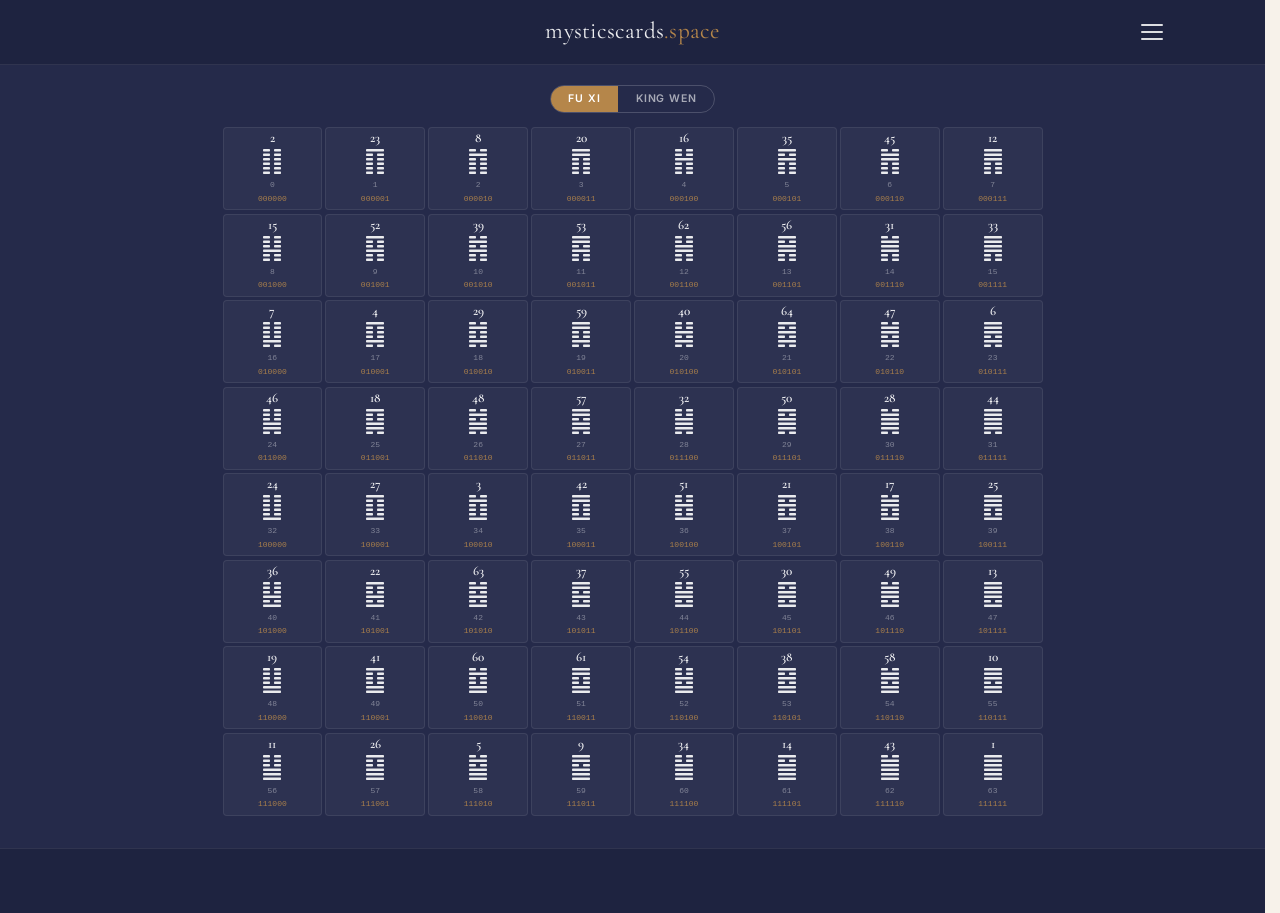
<file: hexagrams.html>
<!DOCTYPE html>
<html lang="en">
<head>
  <meta charset="UTF-8" />
  <meta name="viewport" content="width=device-width, initial-scale=1.0" />
  <title>Hexagrams — mysticscards.space</title>
  <link rel="preconnect" href="https://fonts.googleapis.com" />
  <link rel="preconnect" href="https://fonts.gstatic.com" crossorigin />
  <link href="https://fonts.googleapis.com/css2?family=Cormorant+Garamond:ital,wght@0,300;0,400;0,500;0,600;1,300;1,400&family=Inter:wght@300;400;500;600&display=swap" rel="stylesheet" />
  <link rel="icon" href="assets/favicon.svg" type="image/svg+xml" />
  <link rel="apple-touch-icon" href="assets/apple-touch-icon.png" />
  <link rel="manifest" href="manifest.webmanifest" />
  <meta name="theme-color" content="#1e2340" />
  <link rel="stylesheet" href="css/site.css" />
  <style>
    body { min-height: 100vh; display: flex; flex-direction: column; }

    /* ── Reference grid ── */
    .hex-ref-wrap {
      flex: 1;
      background: #252a4a;
      padding: 1.25rem 0.6rem 2rem;
      --yang: rgba(255,255,255,.9);
    }
    .hex-ref-toggle {
      display: flex;
      justify-content: center;
      gap: 0;
      margin: 0 auto 0.9rem;
      width: fit-content;
      border: 1px solid rgba(255,255,255,.18);
      border-radius: 999px;
      overflow: hidden;
    }
    .hex-ref-toggle button {
      font-family: var(--sans);
      font-size: 0.66rem;
      font-weight: 600;
      letter-spacing: 0.08em;
      text-transform: uppercase;
      color: rgba(255,255,255,.6);
      background: transparent;
      border: none;
      padding: 0.4rem 1.1rem;
      cursor: pointer;
      transition: background .18s, color .18s;
    }
    .hex-ref-toggle button.active {
      background: var(--gold);
      color: #fff;
    }
    .hex-ref-grid {
      display: grid;
      grid-template-columns: repeat(8, minmax(0, 1fr));
      gap: 0.2rem;
      max-width: 820px;
      margin: 0 auto;
    }
    .hex-ref-cell {
      display: flex;
      flex-direction: column;
      align-items: center;
      padding: 0.25rem 0.1rem;
      border: 1px solid rgba(255,255,255,.08);
      border-radius: 4px;
      background: rgba(255,255,255,.04);
      cursor: pointer;
      transition: background 0.15s, border-color 0.15s;
    }
    .hex-ref-cell:hover { background: rgba(255,255,255,.12); border-color: rgba(255,255,255,.2); }
    .hex-ref-kw {
      font-family: var(--serif);
      font-size: 0.82rem;
      font-weight: 600;
      line-height: 1;
      color: rgba(255,255,255,.92);
      margin-bottom: 4px;
    }
    .hex-ref-num {
      font-family: var(--mono);
      font-size: 0.5rem;
      color: rgba(255,255,255,.4);
    }
    .hex-ref-bits {
      font-family: var(--mono);
      font-size: 0.5rem;
      color: rgba(181,134,74,.9);
    }

    /* ── Hexagram popup ── */
    .hx-overlay {
      display: none; position: fixed; inset: 0; z-index: 300;
      background: rgba(26,25,22,.52);
      backdrop-filter: blur(6px); -webkit-backdrop-filter: blur(6px);
      align-items: center; justify-content: center; padding: 1rem;
    }
    .hx-overlay.open { display: flex; }
    .hx-popup {
      background: var(--surface); border-radius: 14px;
      box-shadow: 0 20px 60px rgba(0,0,0,.3);
      max-width: 440px; width: 100%; position: relative;
      display: flex; flex-direction: column;
      height: 620px; max-height: 92vh; overflow: hidden;
      animation: hxIn .25s cubic-bezier(.23,1,.32,1);
    }
    @keyframes hxIn { from { opacity: 0; transform: translateY(8px) scale(.98); } to { opacity: 1; transform: none; } }
    .hx-popup::before { content: ''; display: block; height: 4px; background: var(--gold); }
    .hx-close {
      position: absolute; top: .9rem; right: .9rem; z-index: 2;
      width: 28px; height: 28px; border-radius: 50%;
      background: var(--surface-alt); border: 1px solid var(--rule);
      font-size: .78rem; color: var(--muted);
      display: flex; align-items: center; justify-content: center;
      cursor: pointer; transition: all var(--ease);
    }
    .hx-close:hover { background: var(--rule); color: var(--text); }
    .hx-nav {
      position: absolute; top: 50%; transform: translateY(-50%); z-index: 2;
      width: 2rem; height: 3.5rem; display: flex; align-items: center; justify-content: center;
      color: var(--muted); font-size: 1.5rem; opacity: .45; cursor: pointer;
      background: none; border: none; transition: opacity var(--ease), color var(--ease);
    }
    .hx-nav:hover { opacity: 1; color: var(--text); }
    .hx-prev { left: .15rem; } .hx-next { right: .15rem; }
    .hx-header {
      display: flex; gap: 1.25rem; align-items: flex-start;
      padding: 12px 28px 5px;
    }
    .hx-fig { flex-shrink: 0; display: flex; flex-direction: column; align-items: center; gap: .4rem; }
    .hx-fig-svg { background: #252a4a; border-radius: 8px; padding: .65rem .75rem; --yang: rgba(255,255,255,.9); }
    .hx-fig-num { font-family: var(--mono); font-size: .58rem; color: var(--muted); letter-spacing: .05em; }
    .hx-id { flex: 1; min-width: 0; padding-top: .15rem; }
    .hx-kw { font-family: var(--mono); font-size: .62rem; letter-spacing: .14em; text-transform: uppercase; color: var(--gold); margin-bottom: .35rem; }
    .hx-name { font-family: var(--serif); font-size: 1.5rem; font-weight: 400; line-height: 1.12; margin-bottom: .35rem; }
    .hx-trig { font-size: .6rem; letter-spacing: .1em; text-transform: uppercase; color: var(--muted); }
    .hx-image { font-family: var(--serif); font-style: italic; font-size: 1.05rem; line-height: 1.45; color: var(--gold); padding: 1px 28px 0; text-align: center; }
    .hx-body { flex: 1; overflow-y: auto; min-height: 0; padding: 1px 28px 2px; }
    .hx-body p { font-family: var(--serif); font-size: 16px; line-height: 1.8; color: var(--text); margin-bottom: 10px; }
    .hx-shadow { font-size: .92rem; line-height: 1.7; color: var(--secondary); font-style: italic; margin: 0; text-align: center; }
    .hx-keynote { font-family: var(--serif); font-style: italic; font-size: 20px; line-height: 1.55; color: var(--gold); text-align: center; padding: 5px 0; margin: 1px 0 0; }

    @media (max-width: 400px) {
      .hex-ref-cell .mini-line.yang { width: 20px; }
    }
  </style>
</head>
<body>
<script src="js/site.js"></script>

<!-- ── Reference grid ── -->
<section class="hex-ref-wrap">
  <div class="hex-ref-toggle" id="seqToggle">
    <button data-seq="fuxi" class="active">Fu Xi</button>
    <button data-seq="kingwen">King Wen</button>
  </div>
  <div class="hex-ref-grid" id="hex-grid"></div>
</section>

<!-- ── Hexagram popup ── -->
<div class="hx-overlay" id="hxOverlay">
  <div class="hx-popup" id="hxPopup">
    <button class="hx-close" id="hxClose" aria-label="Close">✕</button>
    <button class="hx-nav hx-prev" id="hxPrev" aria-label="Previous hexagram">‹</button>
    <button class="hx-nav hx-next" id="hxNext" aria-label="Next hexagram">›</button>
    <div class="hx-header">
      <div class="hx-fig">
        <div class="hx-fig-svg" id="hxFig"></div>
        <div class="hx-fig-num" id="hxFigNum"></div>
      </div>
      <div class="hx-id">
        <div class="hx-kw" id="hxKw"></div>
        <div class="hx-name" id="hxName"></div>
        <div class="hx-trig" id="hxTrig"></div>
      </div>
    </div>
    <div class="hx-image" id="hxImage"></div>
    <div class="hx-body" id="hxContent"></div>
  </div>
</div>

<!-- 64 hexagram oracle answers -->
<script src="js/ichingdata.js"></script>

<script>
  function hexagramSVG(val, size) {
    size = size || 1;
    var lineH = 5 * size, gap = 4 * size, totalH = 6 * lineH + 5 * gap;
    var w = 36 * size, segW = 14 * size;
    var paths = [];
    for (var i = 0; i < 6; i++) {
      var bit = (val >> (5 - i)) & 1;
      var y = totalH - lineH - i * (lineH + gap);
      if (bit === 1) {
        paths.push('<rect x="0" y="' + y + '" width="' + w + '" height="' + lineH + '" rx="' + (1.5 * size) + '" fill="var(--yang)"/>');
      } else {
        paths.push('<rect x="0" y="' + y + '" width="' + segW + '" height="' + lineH + '" rx="' + (1.5 * size) + '" fill="var(--yang)"/>');
        paths.push('<rect x="' + (w - segW) + '" y="' + y + '" width="' + segW + '" height="' + lineH + '" rx="' + (1.5 * size) + '" fill="var(--yang)"/>');
      }
    }
    return '<svg width="' + w + '" height="' + totalH + '" viewBox="0 0 ' + w + ' ' + totalH + '">' + paths.join('') + '</svg>';
  }

  var VAL_TO_KW = [2, 23, 8, 20, 16, 35, 45, 12, 15, 52, 39, 53, 62, 56, 31, 33,
                   7, 4, 29, 59, 40, 64, 47, 6, 46, 18, 48, 57, 32, 50, 28, 44,
                   24, 27, 3, 42, 51, 21, 17, 25, 36, 22, 63, 37, 55, 30, 49, 13,
                   19, 41, 60, 61, 54, 38, 58, 10, 11, 26, 5, 9, 34, 14, 43, 1];

  var KW_TO_VAL = [];
  VAL_TO_KW.forEach(function (kw, v) { KW_TO_VAL[kw] = v; });

  var grid = document.getElementById('hex-grid');
  function buildGrid(seq) {
    grid.innerHTML = '';
    var order = [];
    if (seq === 'kingwen') {
      for (var kw = 1; kw <= 64; kw++) order.push(KW_TO_VAL[kw]);
    } else {
      for (var v = 0; v < 64; v++) order.push(v);
    }
    order.forEach(function (v) {
      var bits = v.toString(2).padStart(6, '0');
      var kw = VAL_TO_KW[v];
      var cell = document.createElement('div');
      cell.className = 'hex-ref-cell';
      cell.title = 'King Wen ' + kw + ' · Decimal ' + v + ' · Binary ' + bits;
      cell.dataset.val = v;
      cell.setAttribute('role', 'button');
      cell.tabIndex = 0;
      cell.setAttribute('aria-label', 'Hexagram, King Wen ' + kw);
      cell.innerHTML =
        '<div class="hex-ref-kw">' + kw + '</div>' +
        hexagramSVG(v, 0.5) +
        '<div class="hex-ref-num" style="margin-top:4px">' + v + '</div>' +
        '<div class="hex-ref-bits">' + bits + '</div>';
      cell.addEventListener('click', function () { openHexPopup(v); });
      cell.addEventListener('keydown', function (e) {
        if (e.key === 'Enter' || e.key === ' ') { e.preventDefault(); openHexPopup(v); }
      });
      grid.appendChild(cell);
    });
  }
  buildGrid('fuxi');

  // Sequence toggle — buttons switch ordering (no collapse on this page)
  document.getElementById('seqToggle').addEventListener('click', function (e) {
    var btn = e.target.closest('button');
    if (!btn || btn.classList.contains('active')) return;
    this.querySelectorAll('button').forEach(function (b) { b.classList.remove('active'); });
    btn.classList.add('active');
    buildGrid(btn.dataset.seq);
  });

  // ── Hexagram popup ──
  var _hxKw = null;

  function escapeHtml(s) {
    return String(s).replace(/&/g, '&amp;').replace(/</g, '&lt;').replace(/>/g, '&gt;');
  }

  function splitImageLine(text) {
    text = String(text).trim();
    var mid = text.length / 2, best = -1, bestDist = Infinity, i, d;
    for (i = 0; i < text.length; i++) {
      if (',.;—'.indexOf(text[i]) !== -1) {
        var at = i + 1;
        if (at < 6 || at > text.length - 4) continue;
        d = Math.abs(at - mid);
        if (d < bestDist) { bestDist = d; best = at; }
      }
    }
    if (best === -1) {
      for (i = 0; i < text.length; i++) {
        if (text[i] === ' ') { d = Math.abs(i - mid); if (d < bestDist) { bestDist = d; best = i; } }
      }
    }
    if (best === -1) return [text, ''];
    return [text.slice(0, best).trim(), text.slice(best).trim()];
  }

  function imageLineHTML(text) {
    var p = splitImageLine(text);
    return '<span style="display:block">' + escapeHtml(p[0]) + '</span>' +
           (p[1] ? '<span style="display:block">' + escapeHtml(p[1]) + '</span>' : '');
  }

  function openHexPopup(val) {
    var kw = VAL_TO_KW[val];
    var d = (typeof HEX_DATA !== 'undefined') ? HEX_DATA[kw] : null;
    if (!d) return;
    _hxKw = kw;
    document.getElementById('hxFig').innerHTML = hexagramSVG(val, 1.1);
    document.getElementById('hxFigNum').textContent = val.toString(2).padStart(6, '0');
    document.getElementById('hxKw').textContent = 'King Wen ' + kw;
    document.getElementById('hxName').textContent = d.name;
    document.getElementById('hxTrig').textContent = d.trig;
    document.getElementById('hxImage').innerHTML = imageLineHTML(d.image);
    var html = d.paras.map(function (p) { return '<p>' + escapeHtml(p) + '</p>'; }).join('') +
      '<div class="hx-shadow">' + escapeHtml(d.shadow) + '</div>' +
      '<div class="hx-keynote">' + escapeHtml(d.keynote) + '</div>';
    document.getElementById('hxContent').innerHTML = html;
    document.getElementById('hxContent').scrollTop = 0;
    document.getElementById('hxOverlay').classList.add('open');
  }

  function closeHexPopup() {
    document.getElementById('hxOverlay').classList.remove('open');
  }

  function stepHex(delta) {
    if (_hxKw == null) return;
    var nk = ((_hxKw - 1 + delta + 64) % 64) + 1;
    openHexPopup(KW_TO_VAL[nk]);
  }

  document.getElementById('hxClose').addEventListener('click', closeHexPopup);
  document.getElementById('hxPrev').addEventListener('click', function () { stepHex(-1); });
  document.getElementById('hxNext').addEventListener('click', function () { stepHex(1); });
  document.getElementById('hxOverlay').addEventListener('click', function (e) {
    if (e.target === this) closeHexPopup();
  });
  document.addEventListener('keydown', function (e) {
    if (!document.getElementById('hxOverlay').classList.contains('open')) return;
    if (e.key === 'Escape') closeHexPopup();
    else if (e.key === 'ArrowLeft') stepHex(-1);
    else if (e.key === 'ArrowRight') stepHex(1);
  });
</script>

<footer class="site-footer"><div class="sf-inner"></div></footer>
</body>
</html>
</file>
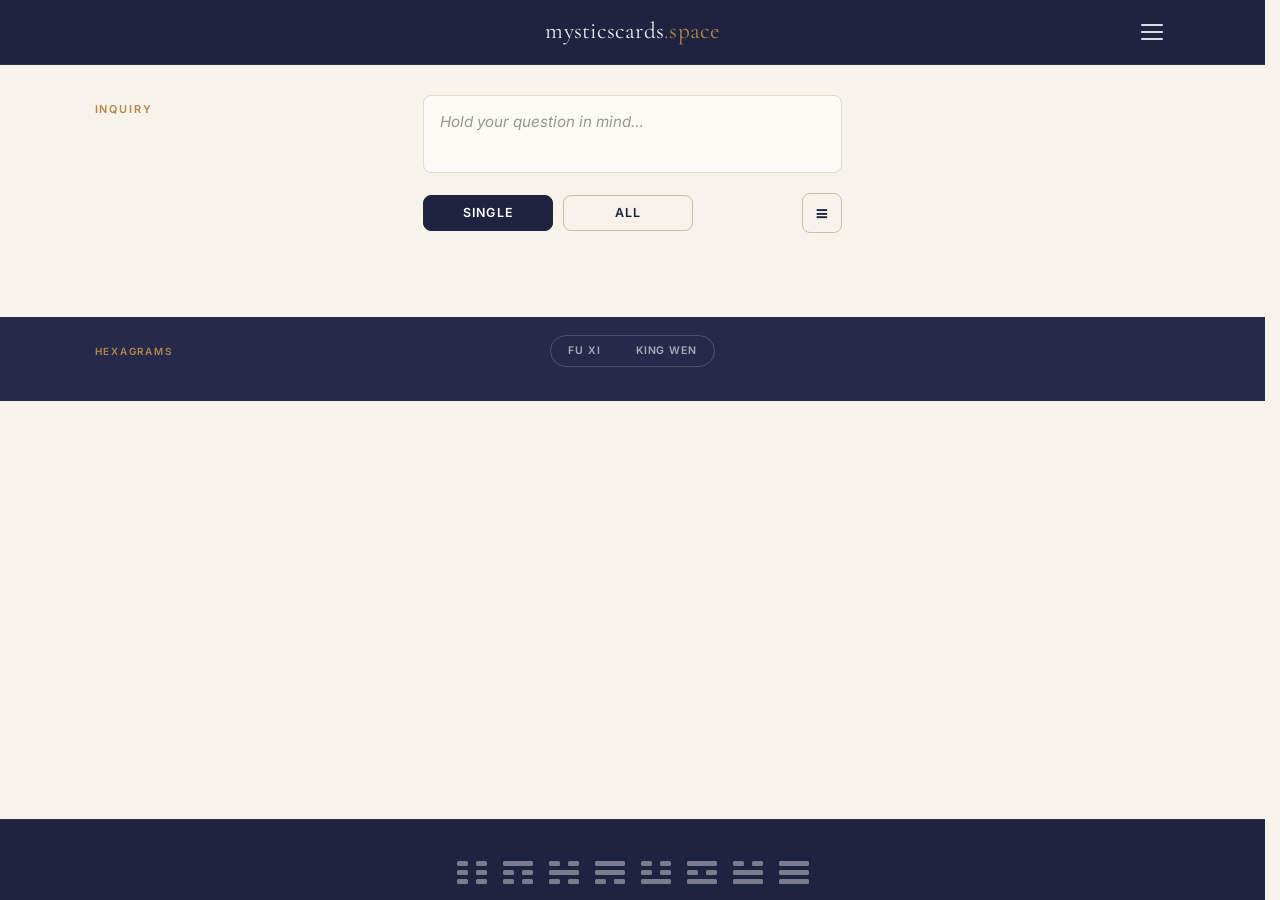
<file: iching.html>
<!DOCTYPE html>
<html lang="en">
<head>
  <meta charset="UTF-8" />
  <meta name="viewport" content="width=device-width, initial-scale=1.0" />
  <title>I Ching × BIP39 — Binary Encoding of the Book of Changes</title>
  <link rel="preconnect" href="https://fonts.googleapis.com" />
  <link rel="preconnect" href="https://fonts.gstatic.com" crossorigin />
  <link href="https://fonts.googleapis.com/css2?family=Cormorant+Garamond:ital,wght@0,300;0,400;0,500;0,600;1,300;1,400&family=Inter:wght@300;400;500;600&display=swap" rel="stylesheet" />
  <link rel="icon" href="assets/favicon.svg" type="image/svg+xml" />
  <link rel="apple-touch-icon" href="assets/apple-touch-icon.png" />
  <link rel="manifest" href="manifest.webmanifest" />
  <meta name="theme-color" content="#1e2340" />
  <link rel="stylesheet" href="css/site.css" />
  <style>
    button { cursor: pointer; border: none; background: none; font: inherit; }
    /* ── Oracle ── */
    .oracle { margin-bottom: 3rem; text-align: center; }
    .inquiry-top {
      display: grid; grid-template-columns: 1fr auto 1fr;
      align-items: start; gap: 1rem; text-align: left;
    }
    .inquiry-top .section-label { margin-bottom: 0; padding-top: 0.3rem; }
    .inquiry-wrap { max-width: 640px; min-width: 0; }
    .question-wrap { margin-bottom: 1.5rem; }
    .question-input {
      width: 100%; padding: 0.85rem 1rem; font-family: var(--sans); font-size: 0.95rem;
      background: var(--surface); border: 1px solid var(--rule); border-radius: 8px;
      resize: none; outline: none; color: var(--text); line-height: 1.6;
    }
    .question-input:focus { border-color: var(--rule-strong); }
    .question-input::placeholder { color: var(--muted); font-style: italic; }
    .cast-actions { display: flex; gap: 0.6rem; margin-top: 0.75rem; justify-content: center; align-items: center; }
    .cast-btn {
      padding: 0.7rem 1.8rem; background: var(--accent); color: white;
      border: 1px solid var(--accent); border-radius: 8px; font-size: 0.78rem; font-weight: 600;
      letter-spacing: 0.1em; text-transform: uppercase; cursor: pointer;
      transition: opacity var(--ease), background var(--ease);
      display: inline-flex; align-items: center; justify-content: center;
      text-align: center; line-height: 1;
    }
    .cast-btn:hover { opacity: 0.82; }
    .cast-btn:disabled { opacity: 0.35; cursor: default; }
    .cast-btn-alt { background: transparent; color: var(--accent); border-color: var(--rule-strong); }
    .cast-btn-alt:hover { opacity: 1; background: var(--surface-alt); }
    .cast-btn-icon {
      width: 40px; height: 40px; padding: 0; flex-shrink: 0;
      font-size: 1.05rem; letter-spacing: 0; text-transform: none;
    }
    /* History row */
    .history-row { display: flex; gap: .6rem; justify-content: center; margin-top: .5rem; position: relative; }
    .hist-wrap { position: relative; }
    .hist-panel {
      position: absolute; top: calc(100% + 6px); right: 0;
      background: var(--surface); border: 1px solid var(--rule-strong); border-radius: 10px;
      box-shadow: 0 6px 24px rgba(0,0,0,.13); z-index: 300;
      min-width: 300px; max-width: calc(100vw - 32px);
      max-height: 340px; overflow-y: auto; display: none;
    }
    .hist-panel.open { display: block; }
    .hist-item {
      display: flex; align-items: flex-start; gap: .5rem;
      padding: .7rem 1rem; border-bottom: 1px solid var(--rule); cursor: pointer;
    }
    .hist-item:last-child { border-bottom: none; }
    .hist-item:hover { background: var(--surface-alt); }
    .hist-item-body { flex: 1; min-width: 0; }
    .hist-date { font-size: .64rem; color: var(--muted); letter-spacing: .05em; margin-bottom: .18rem; text-transform: uppercase; }
    .hist-q { font-size: .84rem; color: var(--text); white-space: nowrap; overflow: hidden; text-overflow: ellipsis; font-style: italic; }
    .hist-hex { font-size: .68rem; color: var(--gold); margin-top: .2rem; font-family: var(--mono); }
    .hist-del { flex-shrink: 0; font-size: .72rem; color: var(--muted); padding: 3px 7px; border-radius: 5px; line-height: 1; }
    .hist-del:hover { color: var(--text); background: var(--rule); }
    .hist-empty { padding: 1.2rem; text-align: center; font-size: .84rem; color: var(--muted); font-style: italic; }
    .hist-foot {
      display: flex; gap: .4rem; align-items: center;
      padding: .45rem .55rem; border-top: 1px solid var(--rule);
    }
    .hist-foot button {
      padding: .3rem .7rem; border: 1px solid var(--border); border-radius: 6px;
      background: var(--surface-alt); color: var(--secondary);
      font-family: var(--sans); font-size: .68rem; font-weight: 600; cursor: pointer;
    }
    .hist-foot button:hover { background: var(--gold-light); color: var(--text); }
    .hist-foot-msg { font-size: .66rem; color: var(--muted); margin-left: auto; white-space: nowrap; }
    .cast-stage { display: flex; flex-direction: column; gap: 1.5rem; align-items: center; width: 100%; }
    .cards-row {
      display: flex; flex-direction: row; gap: 0.5rem; flex-wrap: wrap;
      align-items: flex-start; min-height: 0; justify-content: center;
    }
    .cast-figs { gap: 1.25rem; align-items: flex-start; justify-content: center; }

    /* ── Ace suit-pulls (set aside during the cast, shown above the answer) ── */
    .pull-banner {
      display: flex;
      flex-direction: column;
      gap: .6rem;
      width: 100%;
      max-width: 560px;
      margin: 1.4rem auto 0;
    }
    .pull-row {
      display: flex;
      align-items: center;
      gap: 1rem;
      background: var(--surface);
      border: 1px solid var(--rule);
      border-left: 3px solid var(--gold);
      border-radius: 12px;
      padding: .8rem 1.1rem;
    }
    .pull-card { width: 46px; height: 64px; flex: none; cursor: default; }
    .pull-pos {
      font-weight: 400;
      font-size: .82rem;
      color: rgba(26,25,22,.48);
      letter-spacing: .02em;
    }
    .pull-name {
      font-family: var(--serif);
      font-size: 1.05rem;
      font-weight: 600;
      letter-spacing: .01em;
    }
    .pull-desc {
      font-family: var(--serif);
      font-style: italic;
      font-size: .98rem;
      color: rgba(26,25,22,.62);
      line-height: 1.45;
    }
    .fig-col { display: flex; flex-direction: column; align-items: center; gap: .65rem; }
    .becomes-btn {
      padding: .5rem 1rem; background: transparent; color: var(--accent);
      border: 1px solid var(--rule-strong); border-radius: 8px;
      font-size: .64rem; font-weight: 600; letter-spacing: .08em; text-transform: uppercase;
      cursor: pointer; transition: background var(--ease);
    }
    .becomes-btn:hover { background: var(--surface-alt); }
    .stage-hint { color: var(--muted); font-family: var(--serif); font-style: italic; font-size: 1.05rem; align-self: center; }
    .card-line { display: flex; flex-direction: column; align-items: center; gap: .3rem; }
    .cl-no { font-family: var(--mono); font-size: .58rem; color: var(--muted); text-align: center; }

    /* Cast cards — mysticscards style (matches quadration.html) */
    .spread-card {
      width: 58px; height: 81px; flex-shrink: 0;
      background: var(--surface); border: 1px solid var(--border);
      border-radius: var(--r-md);
      position: relative; overflow: hidden; container-type: inline-size;
      cursor: default;
      opacity: 0; transform: translateY(10px);
      transition: opacity .35s ease, transform .35s ease, box-shadow .18s ease;
    }
    .spread-card.visible { opacity: 1; transform: translateY(0); }
    .spread-card::before { content: ''; position: absolute; top: 0; left: 0; right: 0; height: 2px; z-index: 2; }
    .spread-card.hearts::before, .spread-card.diamonds::before { background: var(--red); }
    .spread-card.clubs::before, .spread-card.spades::before { background: var(--card-dark); }
    .spread-card.hearts, .spread-card.diamonds { color: var(--red); }
    .spread-card.clubs, .spread-card.spades { color: var(--card-dark); }
    /* Court / joker SVGs have a white inner card-body rect — match the card
       background so the parchment surface doesn't peek through at the edges. */
    .spread-card:has(.court-art) { background: #ffffff; }
    .spread-card.changing { box-shadow: 0 0 0 2px var(--gold); }
    .card-corner { position: absolute; z-index: 1; display: flex; flex-direction: column; align-items: center; gap: 1px; line-height: 1; }
    .card-tl { top: 3px; left: 3px; }
    .card-br { bottom: 3px; right: 3px; transform: rotate(180deg); }
    .cc-rank { font-family: var(--serif); font-size: max(22cqw, 11px); font-weight: 500; line-height: 1; }
    .card-pips { position: absolute; top: 11px; bottom: 11px; left: 5px; right: 5px; }
    .pip { position: absolute; transform: translate(-50%, -50%); font-size: max(14cqw, 12px); line-height: 1; user-select: none; pointer-events: none; }
    .pip.inv { transform: translate(-50%, -50%) rotate(180deg); }
    .pip.ace { font-size: max(44cqw, 22px); }
    .pip-svg { width: 1em; height: 1em; fill: currentColor; display: block; }
    .court-art { position: absolute; inset: 8% 5%; width: 90%; height: 84%; object-fit: contain; object-position: center; }
    .hex-result { display: flex; flex-direction: column; align-items: center; gap: 0.5rem; }
    .hex-result-label { font-family: var(--mono); font-size: 0.65rem; color: var(--muted); text-align: center; }
    .hex-arrow { font-size: 1.5rem; color: var(--muted); align-self: center; padding-top: 1rem; }
    .oracle-text-placeholder {
      max-width: 65ch; margin: 2rem auto 0; padding: 1.6rem 1.9rem;
      background: var(--surface-alt); border: 1px solid var(--rule); border-radius: 12px;
      text-align: center;
    }
    .oracle-text-placeholder:empty { display: none; }
    .oracle-text-placeholder p { font-family: var(--serif); font-size: 1.04rem; line-height: 1.8; color: var(--text); margin-bottom: 1rem; }
    .cast-kw { font-family: var(--mono); font-size: .62rem; letter-spacing: .14em; text-transform: uppercase; color: var(--gold); margin-bottom: .3rem; }
    .cast-name { font-family: var(--serif); font-size: 1.5rem; line-height: 1.12; margin-bottom: .3rem; }
    .cast-trig { font-size: .6rem; letter-spacing: .1em; text-transform: uppercase; color: var(--muted); margin-bottom: 1rem; }
    .cast-image { font-family: var(--serif); font-style: italic; font-size: 1.05rem; line-height: 1.5; color: var(--gold); margin-bottom: 1rem; }
    .cast-image .il-1, .cast-image .il-2, .hx-image .il-1, .hx-image .il-2 { display: block; }
    .section-title { font-family: var(--serif); font-size: 1.5rem; font-weight: 400; margin-bottom: 1.1rem; }
    .section-label { display: block; font-size: .68rem; letter-spacing: .18em; text-transform: uppercase; font-weight: 600; color: var(--gold); margin-bottom: .85rem; }
    .grid-title { font-family: var(--serif); font-size: 1.45rem; font-weight: 400; color: rgba(255,255,255,.92); text-align: center; margin-bottom: .9rem; }
    .changing-note { font-family: var(--sans); font-size: 0.68rem; color: var(--gold); margin-top: 0.35rem; letter-spacing: .06em; text-transform: uppercase; }

    /* ── Page header ── */
    .page-header {
      margin-bottom: 2rem;
      padding-bottom: 1.5rem;
      border-bottom: 1px solid var(--rule);
      text-align: center;
    }

    .gua-row {
      display: flex;
      gap: 0.75rem;
      margin-bottom: 1.5rem;
      justify-content: center;
      flex-wrap: wrap;
    }
    /* Footer trigrams — override sf-inner fixed height so wrapped rows aren't clipped */
    .site-footer .sf-inner { height: auto; min-height: 56px; padding-top: .65rem; padding-bottom: .65rem; flex-wrap: wrap; gap: .5rem; }

    /* ── Hexagram SVG component ── */
    .hexagram {
      display: inline-flex;
      flex-direction: column;
      gap: 3px;
      padding: 0.5rem;
    }
    .hexagram .line {
      display: flex;
      gap: 4px;
      align-items: center;
      height: 6px;
    }
    .hexagram .line .seg {
      height: 6px;
      border-radius: 1px;
      background: var(--yang);
    }
    .hexagram .line .seg.yang { width: 32px; }
    .hexagram .line .seg.yin-l { width: 13px; }
    .hexagram .line .seg.yin-r { width: 13px; }
    .hexagram .line .seg.gap { width: 6px; background: transparent; }

    .hex-label {
      font-family: var(--mono);
      font-size: 0.65rem;
      color: var(--muted);
      margin-top: 4px;
      text-align: center;
    }
    .hex-name {
      font-family: var(--serif);
      font-size: 0.78rem;
      color: var(--text);
      text-align: center;
      margin-top: 2px;
    }
    .hex-card {
      display: flex;
      flex-direction: column;
      align-items: center;
      padding: 0.75rem 1rem;
      border: 1px solid var(--rule);
      border-radius: 6px;
      background: white;
      min-width: 80px;
    }

    /* ── Bit diagrams ── */
    .bit-diagram {
      display: flex;
      flex-direction: column;
      gap: 0.5rem;
      margin: 1.25rem 0;
    }
    .bit-row {
      display: flex;
      align-items: center;
      gap: 0.75rem;
    }
    .bit-label {
      font-family: var(--mono);
      font-size: 0.75rem;
      color: var(--muted);
      width: 3.5rem;
      text-align: right;
    }
    .bit-strip {
      display: flex;
      gap: 3px;
    }
    .bit {
      width: 22px;
      height: 22px;
      border: 1.5px solid var(--rule);
      border-radius: 3px;
      display: flex;
      align-items: center;
      justify-content: center;
      font-family: var(--mono);
      font-size: 0.7rem;
      font-weight: 600;
    }
    .bit.b1 { background: var(--yang); color: white; border-color: var(--yang); }
    .bit.b0 { background: white; color: var(--muted); }
    .bit.pad { background: var(--code-bg); color: var(--muted); border-style: dashed; }
    .bit-desc {
      font-family: var(--mono);
      font-size: 0.72rem;
      color: var(--muted);
    }

    /* ── Mapping table ── */
    .mapping-grid {
      display: grid;
      grid-template-columns: repeat(auto-fill, minmax(140px, 1fr));
      gap: 0.5rem;
      margin: 1.25rem 0;
    }
    .map-cell {
      display: flex;
      align-items: center;
      gap: 0.5rem;
      padding: 0.4rem 0.6rem;
      border: 1px solid var(--rule);
      border-radius: 5px;
      background: white;
      font-family: var(--mono);
      font-size: 0.7rem;
    }
    .map-cell .mini-hex { display: flex; flex-direction: column; gap: 2px; }
    .map-cell .mini-line { height: 3px; border-radius: 1px; background: var(--yang); }
    .map-cell .mini-line.yang { width: 18px; }
    .map-cell .mini-line.yin { width: 7px; box-shadow: 9px 0 0 var(--yang); }
    .map-cell .num { color: var(--muted); }
    .map-cell .word { color: var(--accent); font-weight: 600; }

    /* ── Workflow ── */
    .workflow {
      display: flex;
      flex-direction: column;
      gap: 0;
      margin: 1.5rem 0;
      border: 1px solid var(--rule);
      border-radius: 8px;
      overflow: hidden;
    }
    .wf-step {
      display: flex;
      align-items: flex-start;
      gap: 1rem;
      padding: 1rem 1.25rem;
      border-bottom: 1px solid var(--rule);
      background: white;
    }
    .wf-step:last-child { border-bottom: none; }
    .wf-num {
      font-family: var(--mono);
      font-size: 0.7rem;
      font-weight: 700;
      color: white;
      background: var(--accent);
      border-radius: 50%;
      width: 22px;
      height: 22px;
      display: flex;
      align-items: center;
      justify-content: center;
      flex-shrink: 0;
      margin-top: 0.1rem;
    }
    .wf-body { flex: 1; }
    .wf-title {
      font-weight: 600;
      font-size: 0.9rem;
      margin-bottom: 0.2rem;
    }
    .wf-desc {
      font-size: 0.82rem;
      color: var(--muted);
      line-height: 1.5;
      margin: 0;
    }

    /* ── Example block ── */
    .example-box {
      border: 1px solid var(--rule);
      border-radius: 8px;
      overflow: hidden;
      margin: 1.5rem 0;
    }
    .ex-header {
      background: var(--code-bg);
      padding: 0.6rem 1.25rem;
      font-family: var(--mono);
      font-size: 0.72rem;
      color: var(--muted);
      letter-spacing: 0.05em;
      text-transform: uppercase;
      border-bottom: 1px solid var(--rule);
    }
    .ex-body {
      padding: 1.25rem;
      background: white;
      display: flex;
      flex-direction: column;
      gap: 1rem;
    }
    .ex-row {
      display: flex;
      align-items: center;
      gap: 1rem;
      flex-wrap: wrap;
    }
    .ex-label {
      font-family: var(--mono);
      font-size: 0.72rem;
      color: var(--muted);
      width: 6rem;
      flex-shrink: 0;
    }
    .ex-val {
      font-family: var(--mono);
      font-size: 0.82rem;
    }
    .arrow { color: var(--muted); font-size: 0.8rem; }

    /* ── 64 hexagram reference ── */
    .hex-ref-wrap {
      background: #252a4a;
      padding: 1rem 0.6rem 1.4rem;
      margin-top: 3rem;
      --yang: rgba(255,255,255,.9);
    }
    .hex-ref-header {
      display: grid; grid-template-columns: 1fr auto 1fr;
      align-items: center; width: 100%;
      max-width: var(--max-w);
      margin: 0.1rem auto 0.7rem; padding: 0 2rem;
    }
    .hex-ref-label {
      font-family: var(--sans); font-size: 0.62rem; font-weight: 600;
      letter-spacing: 0.18em; text-transform: uppercase; color: var(--gold);
    }
    .hex-ref-toggle {
      display: flex;
      gap: 0;
      width: fit-content;
      border: 1px solid rgba(255,255,255,.18);
      border-radius: 999px;
      overflow: hidden;
    }
    .hex-ref-toggle button {
      font-family: var(--sans);
      font-size: 0.66rem;
      font-weight: 600;
      letter-spacing: 0.08em;
      text-transform: uppercase;
      color: rgba(255,255,255,.6);
      background: transparent;
      border: none;
      padding: 0.4rem 1.1rem;
      cursor: pointer;
      transition: background .18s, color .18s;
    }
    .hex-ref-toggle button.active {
      background: var(--gold);
      color: #fff;
    }
    .hex-ref-grid {
      display: none;
      grid-template-columns: repeat(8, minmax(0, 1fr));
      gap: 0.2rem;
      max-width: 820px;
      margin: 0 auto;
    }
    .hex-ref-grid.open { display: grid; }
    .hex-ref-cell {
      display: flex;
      flex-direction: column;
      align-items: center;
      padding: 0.25rem 0.1rem;
      border: 1px solid rgba(255,255,255,.08);
      border-radius: 4px;
      background: rgba(255,255,255,.04);
      cursor: default;
      transition: background 0.15s, border-color 0.15s;
    }
    .hex-ref-cell:hover { background: rgba(255,255,255,.12); border-color: rgba(255,255,255,.2); }
    .hex-ref-cell .mini-hex { display: flex; flex-direction: column; gap: 2px; margin-bottom: 4px; }
    .hex-ref-cell .mini-line { height: 4px; border-radius: 1px; background: var(--yang); }
    .hex-ref-cell .mini-line.yang { width: 24px; }
    .hex-ref-cell .mini-line.yin-seg-l { width: 9px; }
    .hex-ref-cell .mini-line.yin-seg-r { width: 9px; margin-left: 6px; }
    .hex-ref-kw {
      font-family: var(--serif);
      font-size: 0.82rem;
      font-weight: 600;
      line-height: 1;
      color: rgba(255,255,255,.92);
      margin-bottom: 4px;
    }
    .hex-ref-num {
      font-family: var(--mono);
      font-size: 0.5rem;
      color: rgba(255,255,255,.4);
    }
    .hex-ref-bits {
      font-family: var(--mono);
      font-size: 0.5rem;
      color: rgba(181,134,74,.9);
    }

    /* ── Cast result tiles — same footprint as the cast cards (58×81) ── */
    .hex-tile {
      display: flex; flex-direction: column; align-items: center; justify-content: center; gap: 0;
      width: 58px; height: 81px; flex-shrink: 0;
      background: #252a4a; border-radius: var(--r-md); padding: 0;
      --yang: rgba(255,255,255,.9); cursor: pointer;
      transition: box-shadow var(--ease);
    }
    .hex-tile:hover { box-shadow: 0 0 0 1px var(--gold); }
    .hex-tile.active { box-shadow: 0 0 0 2px var(--gold); }
    .hex-tile .kw { font-family: var(--serif); font-size: .82rem; color: rgba(255,255,255,.92); line-height: 1; margin-bottom: .4rem; }
    .hex-tile svg { margin-bottom: 0; display: block; }
.hex-tile .chg { font-family: var(--mono); font-size: .55rem; color: var(--gold); margin-top: .3rem; letter-spacing: .05em; }

    .asked {
      font-family: var(--serif); font-style: italic; font-size: 1.1rem;
      color: var(--secondary); margin: 0 0 1.25rem; line-height: 1.5;
    }
    .asked span { color: var(--muted); font-style: normal; font-family: var(--mono); font-size: .62rem; letter-spacing: .14em; text-transform: uppercase; display: block; margin-bottom: .3rem; }

    .becomes-divider {
      font-family: var(--mono); font-size: .62rem; letter-spacing: .14em; text-transform: uppercase;
      color: var(--gold); text-align: center; border-top: 1px solid var(--rule);
      margin: 1.75rem 0 1.25rem; padding-top: 1.25rem;
    }

    .hex-ref-cell.cast-glow {
      border-color: var(--gold);
      box-shadow: 0 0 0 2px var(--gold), 0 0 14px rgba(181,134,74,.45);
      animation: castPulse .8s cubic-bezier(.34,1.56,.64,1);
    }
    @keyframes castPulse {
      0%   { box-shadow: 0 0 0 2px var(--gold), 0 0 0 0 rgba(181,134,74,.6); }
      100% { box-shadow: 0 0 0 2px var(--gold), 0 0 16px rgba(181,134,74,0); }
    }
    @keyframes fadeUp { from { opacity: 0; transform: translateY(6px); } to { opacity: 1; transform: none; } }
    .oracle-text-placeholder.fade { animation: fadeUp .55s ease; }

    /* ── Governing (ruling) line ── */
    .governing-line {
      max-width: 65ch; margin: 1rem auto 0; padding: 1.25rem 1.6rem;
      background: var(--surface-alt); border: 1px solid var(--rule); border-radius: 12px;
      text-align: center;
    }
    .governing-line:empty { display: none; }
    .gl-label { font-family: var(--mono); font-size: .58rem; letter-spacing: .18em; text-transform: uppercase; font-weight: 600; color: var(--gold); margin-bottom: .55rem; }
    .gl-name { font-family: var(--serif); font-size: 1.4rem; line-height: 1.15; color: var(--text); margin-bottom: .35rem; }
    .gl-src { font-family: var(--mono); font-size: .56rem; letter-spacing: .08em; text-transform: uppercase; color: var(--muted); margin-bottom: .9rem; }
    .gl-desc { font-family: var(--serif); font-style: italic; font-size: 1.02rem; line-height: 1.7; color: var(--secondary); }
    .gl-desc.placeholder { color: var(--muted); font-size: .82rem; letter-spacing: .04em; }
    .gl-rule { font-family: var(--sans); font-size: .68rem; line-height: 1.5; color: var(--muted); margin-top: .85rem; padding-top: .8rem; border-top: 1px solid var(--rule); }
    .gl-note { font-family: var(--serif); font-style: italic; font-size: 1.04rem; line-height: 1.65; color: var(--secondary); }
    /* ── All moving lines (expandable) ── */
    .gl-more { margin-top: .9rem; padding-top: .85rem; border-top: 1px solid var(--rule); }
    .gl-toggle {
      font-family: var(--mono); font-size: .58rem; letter-spacing: .14em; text-transform: uppercase;
      color: var(--gold); background: transparent; border: 1px solid var(--rule-strong);
      border-radius: 999px; padding: .38rem .95rem; cursor: pointer; transition: background var(--ease);
    }
    .gl-toggle:hover { background: var(--surface-alt); }
    .gl-lines { margin-top: 1rem; display: flex; flex-direction: column; gap: .95rem; text-align: left; }
    .ml-item { padding-left: .9rem; border-left: 2px solid var(--rule); }
    .ml-item.still .ml-label { color: var(--muted); }
    .ml-item.changing { border-left-color: rgba(181,134,74,.45); }
    .ml-item.changing .ml-label { color: var(--secondary); }
    .ml-item.ruling { border-left-color: var(--gold); }
    .ml-label {
      font-family: var(--mono); font-size: .56rem; letter-spacing: .12em; text-transform: uppercase;
      color: var(--muted); margin-bottom: .32rem; display: flex; align-items: center; gap: .5rem;
    }
    .ml-item.ruling .ml-label { color: var(--gold); }
    .ml-tag {
      font-family: var(--mono); font-size: .5rem; letter-spacing: .1em; text-transform: uppercase;
      color: #fff; background: var(--gold); border-radius: 999px; padding: .08rem .45rem;
    }
    .ml-text { font-family: var(--serif); font-style: italic; font-size: 1rem; line-height: 1.62; color: var(--secondary); }

    /* ── Hexagram popup ── */
    .hx-overlay {
      display: none; position: fixed; inset: 0; z-index: 300;
      background: rgba(26,25,22,.52);
      backdrop-filter: blur(6px); -webkit-backdrop-filter: blur(6px);
      align-items: center; justify-content: center; padding: 1rem;
    }
    .hx-overlay.open { display: flex; }
    .hx-popup {
      background: var(--surface); border-radius: 14px;
      box-shadow: 0 20px 60px rgba(0,0,0,.3);
      max-width: 440px; width: 100%; position: relative;
      display: flex; flex-direction: column;
      height: 620px; max-height: 92vh; overflow: hidden;
      animation: hxIn .25s cubic-bezier(.23,1,.32,1);
    }
    @keyframes hxIn { from { opacity: 0; transform: translateY(8px) scale(.98); } to { opacity: 1; transform: none; } }
    .hx-popup::before { content: ''; display: block; height: 4px; background: var(--gold); }
    .hx-close {
      position: absolute; top: .9rem; right: .9rem; z-index: 2;
      width: 28px; height: 28px; border-radius: 50%;
      background: var(--surface-alt); border: 1px solid var(--rule);
      font-size: .78rem; color: var(--muted);
      display: flex; align-items: center; justify-content: center;
      cursor: pointer; transition: all var(--ease);
    }
    .hx-close:hover { background: var(--rule); color: var(--text); }
    .hx-nav {
      position: absolute; top: 50%; transform: translateY(-50%); z-index: 2;
      width: 2rem; height: 3.5rem; display: flex; align-items: center; justify-content: center;
      color: var(--muted); font-size: 1.5rem; opacity: .45; cursor: pointer;
      background: none; border: none; transition: opacity var(--ease), color var(--ease);
    }
    .hx-nav:hover { opacity: 1; color: var(--text); }
    .hx-prev { left: .15rem; } .hx-next { right: .15rem; }
    .hx-header {
      display: flex; gap: 1.25rem; align-items: flex-start;
      padding: 12px 28px 5px; border-bottom: none;
    }
    .hx-fig { flex-shrink: 0; display: flex; flex-direction: column; align-items: center; gap: .4rem; }
    .hx-fig-svg { background: #252a4a; border-radius: 8px; padding: .65rem .75rem; --yang: rgba(255,255,255,.9); }
    .hx-fig-num { font-family: var(--mono); font-size: .58rem; color: var(--muted); letter-spacing: .05em; }
    .hx-id { flex: 1; min-width: 0; padding-top: .15rem; }
    .hx-kw { font-family: var(--mono); font-size: .62rem; letter-spacing: .14em; text-transform: uppercase; color: var(--gold); margin-bottom: .35rem; }
    .hx-name { font-family: var(--serif); font-size: 1.5rem; font-weight: 400; line-height: 1.12; margin-bottom: .35rem; }
    .hx-trig { font-size: .6rem; letter-spacing: .1em; text-transform: uppercase; color: var(--muted); }
    .hx-image { font-family: var(--serif); font-style: italic; font-size: 1.05rem; line-height: 1.45; color: var(--gold); padding: 1px 28px 0; text-align: center; }
    .hx-body { flex: 1; overflow-y: auto; min-height: 0; padding: 1px 28px 2px; }
    .hx-body p { font-family: var(--serif); font-size: 16px; line-height: 1.8; color: var(--text); margin-bottom: 10px; }
    .hx-shadow { font-size: .92rem; line-height: 1.7; color: var(--secondary); font-style: italic; margin: 0; text-align: center; }
    .hx-keynote { font-family: var(--serif); font-style: italic; font-size: 20px; line-height: 1.55; color: var(--gold); text-align: center; padding: 5px 0; border-top: none; margin: 1px 0 0; }
    .hex-ref-cell { cursor: pointer; }
    .hex-result .hexagram-clickable, .hex-result svg { cursor: pointer; }

    /* ── Footer ── */
    footer {
      margin-top: 5rem;
      padding-top: 1.5rem;
      border-top: 1px solid var(--rule);
      font-size: 0.78rem;
      color: var(--muted);
      display: flex;
      justify-content: space-between;
      flex-wrap: wrap;
      gap: 0.5rem;
    }

    /* ── Inline hexagram for prose ── */
    .inline-hex {
      display: inline-flex;
      flex-direction: column;
      gap: 2px;
      vertical-align: middle;
      margin: 0 4px;
    }
    .inline-hex .il { height: 3px; border-radius: 1px; background: var(--yang); }
    .inline-hex .il.y { width: 20px; }
    .inline-hex .il.n-l { width: 7px; }
    .inline-hex .il.n-r { width: 7px; margin-left: 6px; }

    .callout {
      background: white;
      border: 1px solid var(--rule);
      border-left: 4px solid var(--accent);
      border-radius: 0 6px 6px 0;
      padding: 1rem 1.25rem;
      margin: 1.5rem 0;
      font-size: 0.88rem;
      line-height: 1.65;
    }
    .callout strong { color: var(--accent); }

    /* ── Page nav (scoped so it doesn't affect site header) ── */
    .page-content nav {
      display: flex;
      gap: 1.5rem;
      flex-wrap: wrap;
      font-size: 0.8rem;
      margin-bottom: 3rem;
    }
    .page-content nav a {
      color: var(--muted);
      text-decoration: none;
      font-family: var(--mono);
      letter-spacing: 0.02em;
    }
    .page-content nav a:hover { color: var(--accent); }

    @media (max-width: 560px) {
      h1 { font-size: 1.6rem; }
      .mapping-grid { grid-template-columns: repeat(2, 1fr); }
    }
    @media (max-width: 400px) {
      .hex-ref-cell .mini-line.yang { width: 20px; }
      .hex-ref-cell .mini-line.yin-seg-l { width: 7px; }
      .hex-ref-cell .mini-line.yin-seg-r { width: 7px; margin-left: 6px; }
    }

    /* ── Cast card popup ── */
    @keyframes cardFlip {
      from { opacity: 0; transform: perspective(600px) rotateY(-75deg) scale(.97); }
      to   { opacity: 1; transform: perspective(600px) rotateY(0deg)   scale(1);  }
    }
    @keyframes cardFlipOut {
      from { opacity: 1; transform: perspective(600px) rotateY(0deg)   scale(1);  }
      to   { opacity: 0; transform: perspective(600px) rotateY(75deg)  scale(.97); }
    }
    .ccard-popup.closing { animation: cardFlipOut .2s cubic-bezier(.55,0,.68,.07) forwards; }
    .card-vow {
      font-family: var(--serif); font-style: italic;
      font-size: .88rem; color: var(--gold);
      line-height: 1.5; margin-top: .3rem;
    }
    .ccard-overlay {
      display: none; position: fixed; inset: 0; z-index: 400;
      background: rgba(26,25,22,.52);
      backdrop-filter: blur(6px); -webkit-backdrop-filter: blur(6px);
      align-items: center; justify-content: center; padding: 1rem;
    }
    .ccard-overlay.open { display: flex; }
    .ccard-popup {
      background: var(--surface); border-radius: var(--r-lg);
      box-shadow: var(--sh-lg); max-width: 420px; width: 100%;
      position: relative;
      animation: cardFlip .25s cubic-bezier(.23,1,.32,1);
      display: flex; flex-direction: column;
      height: 480px; max-height: 88vh; overflow: hidden;
    }
    .ccard-popup::before {
      content: ''; display: block; height: 4px;
      border-radius: var(--r-lg) var(--r-lg) 0 0;
      background: var(--rule-strong);
    }
    .ccard-popup.suit-hearts::before,
    .ccard-popup.suit-diamonds::before { background: var(--red); }
    .ccard-popup.suit-clubs::before    { background: var(--card-dark); }
    .ccard-popup.suit-spades::before   { background: var(--card-dark); }
    .ccard-popup.suit-joker::before    { background: var(--gold); }
    .ccard-close {
      position: absolute; top: .9rem; right: .9rem; z-index: 2;
      width: 28px; height: 28px; border-radius: 50%;
      background: var(--surface-alt); border: 1px solid var(--border);
      font-size: .78rem; color: var(--muted);
      display: flex; align-items: center; justify-content: center;
      cursor: pointer; transition: all var(--ease);
    }
    .ccard-close:hover { background: var(--rule); color: var(--text); }
    .ccard-nav {
      position: absolute; top: 50%; transform: translateY(-50%); z-index: 2;
      width: 2rem; height: 3.5rem;
      display: flex; align-items: center; justify-content: center;
      color: var(--muted); font-size: 1rem;
      opacity: 0; transition: opacity var(--ease), color var(--ease);
      cursor: pointer; border-radius: var(--r-sm);
    }
    .ccard-nav-prev { left: .35rem; }
    .ccard-nav-next { right: .35rem; }
    .ccard-popup:hover .ccard-nav { opacity: 1; }
    .ccard-nav:hover { color: var(--text); }
    .ccard-nav:focus { outline: none; }
    .ccard-header {
      display: flex; gap: 1.35rem; align-items: flex-start;
      padding: 1.35rem 1.75rem 1.2rem;
      border-bottom: 1px solid var(--border);
    }
    #ccFace {
      width: 90px; height: 126px; flex-shrink: 0; cursor: default;
      opacity: 1; transform: none;
    }
    #ccFace:hover { transform: none; box-shadow: none; }
    .ccard-info { flex: 1; min-width: 0; padding-top: .1rem; }
    .ccard-name {
      font-family: var(--serif); font-size: 1.45rem; font-weight: 400;
      line-height: 1.15; margin-bottom: .18rem;
    }
    .ccard-subtitle {
      font-size: .62rem; letter-spacing: .14em; text-transform: uppercase;
      color: var(--muted);
    }
    .ccard-keywords {
      padding: .55rem 1.75rem;
      border-top: 1px solid var(--border);
      font-size: .72rem; color: var(--gold);
      letter-spacing: .03em; line-height: 1.55;
      text-align: center;
      display: -webkit-box; -webkit-box-orient: vertical; -webkit-line-clamp: 2;
      overflow: hidden;
    }
    .ccard-planets {
      font-size: .62rem; letter-spacing: .08em;
      color: var(--muted); margin-top: .25rem;
    }
    #ccVow {
      font-size: 1.15rem;
      min-height: 3em;
      display: -webkit-box; -webkit-box-orient: vertical; -webkit-line-clamp: 2;
      overflow: hidden;
    }
    #ccPlanets { min-height: 1.6em; }
    .ccard-body {
      flex: 1; overflow-y: auto; min-height: 0;
      padding: 1.2rem 1.75rem;
    }
    .ccard-personality {
      font-family: var(--serif);
      font-size: .875rem; color: var(--secondary); line-height: 1.82;
    }
    .ccard-footer {
      padding: 1rem 1.75rem;
      background: var(--accent);
      border-radius: 0 0 var(--r-lg) var(--r-lg);
      display: flex; justify-content: center; align-items: center;
    }
    .ic-line-display { display: flex; align-items: center; gap: 8px; }
    .ic-line-seg {
      height: 7px; border-radius: 2px;
      background: rgba(255,255,255,.8);
      transition: background var(--ease);
    }
    .ic-line-seg.changing { background: var(--gold); }
    .ic-yang-seg { width: 72px; }
    .ic-yin-seg  { width: 32px; }
    .spread-card.clickable { cursor: pointer; }
  </style>
</head>
<body>
<script src="js/site.js"></script>

<div class="page-content" style="max-width: var(--max-w); padding: 2px 2rem 12px">

<!-- ── Oracle ── -->
<section class="oracle" id="oracle" style="margin: 0; padding-top: 1.75rem">
  <div class="inquiry-top">
    <span class="section-label">Inquiry</span>
    <div class="inquiry-wrap">
      <div class="question-wrap">
        <textarea class="question-input" id="questionInput" rows="2"
          placeholder="Hold your question in mind…"></textarea>
        <div class="cast-actions">
          <button class="cast-btn" id="castOneBtn" style="width: 130px;">Single</button>
          <button class="cast-btn cast-btn-alt" id="castAllBtn" style="width: 130px;">All</button>
          <button class="cast-btn cast-btn-alt cast-btn-icon" id="saveReadingBtn" style="visibility:hidden;" title="Save reading"><svg xmlns="http://www.w3.org/2000/svg" width="16" height="16" viewBox="0 0 16 16" style="display:block;pointer-events:none"><path fill="currentColor" fill-rule="evenodd" d="M1 1H10L14 5V15H1ZM3 2H8V6.5H3ZM3 10.5H13V14H3Z"/></svg></button>
          <button class="cast-btn cast-btn-alt cast-btn-icon" id="shareBtn" style="visibility:hidden;" title="Copy link to this reading"><svg xmlns="http://www.w3.org/2000/svg" width="16" height="16" viewBox="0 0 24 24" fill="none" stroke="currentColor" stroke-width="2" stroke-linecap="round" stroke-linejoin="round" style="display:block;pointer-events:none"><path d="M10 13a5 5 0 0 0 7.54.54l3-3a5 5 0 0 0-7.07-7.07l-1.72 1.71"/><path d="M14 11a5 5 0 0 0-7.54-.54l-3 3a5 5 0 0 0 7.07 7.07l1.71-1.71"/></svg></button>
          <div class="hist-wrap">
            <button class="cast-btn cast-btn-alt cast-btn-icon" id="historyBtn" title="Past readings">≡</button>
            <div class="hist-panel" id="histPanel"></div>
          </div>
        </div>
      </div>
    </div>
  </div>

  <div class="asked" id="askedLine" style="display:none"></div>

  <div class="cast-stage">
    <div class="cards-row" id="cardsRow"></div>

    <div class="pull-banner" id="pullBanner" style="display:none"></div>

    <div class="cast-figs" id="resultWrap" style="display:none">
      <div class="hex-result" id="hexPrimary"></div>
      <div class="hex-arrow" id="hexArrow" style="display:none">→</div>
      <div class="fig-col" id="becomesCol" style="display:none">
        <div class="hex-result" id="hexSecondary"></div>
      </div>
    </div>

  </div>

  <div class="oracle-text-placeholder" id="oracleText"></div>
  <div class="governing-line" id="governingLine"></div>
</section>

</div><!-- /.page-content -->

<!-- ── Reference grid (full-bleed) ── -->
<section class="hex-ref-wrap">
  <div class="hex-ref-header">
    <span class="hex-ref-label">Hexagrams</span>
    <div class="hex-ref-toggle" id="seqToggle">
      <button data-seq="fuxi">Fu Xi</button>
      <button data-seq="kingwen">King Wen</button>
    </div>
    <div></div>
  </div>
  <div class="hex-ref-grid" id="hex-grid"></div>
</section>

<!-- ── Hexagram popup ── -->
<div class="hx-overlay" id="hxOverlay">
  <div class="hx-popup" id="hxPopup">
    <button class="hx-close" id="hxClose" aria-label="Close">✕</button>
    <button class="hx-nav hx-prev" id="hxPrev" aria-label="Previous hexagram">‹</button>
    <button class="hx-nav hx-next" id="hxNext" aria-label="Next hexagram">›</button>
    <div class="hx-header">
      <div class="hx-fig">
        <div class="hx-fig-svg" id="hxFig"></div>
        <div class="hx-fig-num" id="hxFigNum"></div>
      </div>
      <div class="hx-id">
        <div class="hx-kw" id="hxKw"></div>
        <div class="hx-name" id="hxName"></div>
        <div class="hx-trig" id="hxTrig"></div>
      </div>
    </div>
    <div class="hx-image" id="hxImage"></div>
    <div class="hx-body" id="hxContent"></div>
  </div>
</div>

<!-- Shared card data + popup logic -->
<script src="js/cardsdata.js"></script>
<!-- 64 hexagram oracle answers (Sage voice) -->
<script src="js/ichingdata.js"></script>
<!-- 384 moving-line texts (Sage voice) -->
<script src="js/linedata.js"></script>

<!-- ═══════════════════════════════════════════════════════
     JAVASCRIPT — render hexagrams
════════════════════════════════════════════════════════ -->
<script>
  // NOTE: Hexagrams here are identified strictly by their 6-bit binary value (0–63),
  // which is the value the encoding actually uses. This is NOT the same as the
  // traditional King Wen number — that is a separate philosophical ordering. We avoid
  // labelling by King Wen name to prevent conflating the two. A verified
  // binary-value → King Wen mapping can be added later if desired.

  // Render a hexagram as SVG given a 6-bit value (0-63)
  // Bit order: bit5=line6(top), bit0=line1(bottom)
  function hexagramSVG(val, size = 1, changing) {
    const lineH = 5 * size;
    const gap = 4 * size;
    const totalH = 6 * lineH + 5 * gap;
    const w = 36 * size;
    const segW = 14 * size;
    const breakW = 8 * size;
    const svgH = totalH;
    let paths = [];
    for (let i = 0; i < 6; i++) {
      // i=0 = bottom (line 1), i=5 = top (line 6)
      // bits string read left→right = lines 1→6, so bit0(LSB) = top, bit5(MSB) = bottom
      const bit = (val >> (5 - i)) & 1;
      const y = svgH - lineH - i * (lineH + gap);
      const isChanging = changing && changing.indexOf(i) !== -1;
      const fill = isChanging ? 'var(--gold)' : 'var(--yang)';
      if (bit === 1) {
        // Yang: solid bar
        paths.push(`<rect x="0" y="${y}" width="${w}" height="${lineH}" rx="${1.5*size}" fill="${fill}"/>`);
      } else {
        // Yin: broken bar
        paths.push(`<rect x="0" y="${y}" width="${segW}" height="${lineH}" rx="${1.5*size}" fill="${fill}"/>`);
        paths.push(`<rect x="${w - segW}" y="${y}" width="${segW}" height="${lineH}" rx="${1.5*size}" fill="${fill}"/>`);
      }
    }
    return `<svg width="${w}" height="${svgH}" viewBox="0 0 ${w} ${svgH}">${paths.join('')}</svg>`;
  }

  // Binary value (0-63, bit5=line1/bottom … bit0=line6/top) → King Wen number (1-64).
  // Derived from the trigram pairs of all 64 hexagrams; verified to be a bijection over 0-63.
  const VAL_TO_KW = [2, 23, 8, 20, 16, 35, 45, 12, 15, 52, 39, 53, 62, 56, 31, 33,
                     7, 4, 29, 59, 40, 64, 47, 6, 46, 18, 48, 57, 32, 50, 28, 44,
                     24, 27, 3, 42, 51, 21, 17, 25, 36, 22, 63, 37, 55, 30, 49, 13,
                     19, 41, 60, 61, 54, 38, 58, 10, 11, 26, 5, 9, 34, 14, 43, 1];

  // King Wen number → binary value (inverse of the above)
  const KW_TO_VAL = [];
  VAL_TO_KW.forEach(function (kw, v) { KW_TO_VAL[kw] = v; });

  // Build the 64-hexagram reference grid in the chosen sequence
  const grid = document.getElementById('hex-grid');
  function buildGrid(seq) {
    grid.innerHTML = '';
    const order = [];
    if (seq === 'kingwen') {
      for (let kw = 1; kw <= 64; kw++) order.push(KW_TO_VAL[kw]);
    } else {
      for (let v = 0; v < 64; v++) order.push(v);
    }
    order.forEach(function (v) {
      const bits = v.toString(2).padStart(6, '0');
      const kw = VAL_TO_KW[v];
      const cell = document.createElement('div');
      cell.className = 'hex-ref-cell';
      cell.title = `King Wen ${kw} · Decimal ${v} · Binary ${bits}`;
      cell.dataset.val = v;
      cell.setAttribute('role', 'button');
      cell.tabIndex = 0;
      cell.setAttribute('aria-label', 'Hexagram, King Wen ' + kw);
      cell.innerHTML = `
        <div class="hex-ref-kw">${kw}</div>
        ${hexagramSVG(v, 0.5)}
        <div class="hex-ref-num" style="margin-top:4px">${v}</div>
        <div class="hex-ref-bits">${bits}</div>
      `;
      cell.addEventListener('click', function () { openHexPopup(v); });
      cell.addEventListener('keydown', function (e) {
        if (e.key === 'Enter' || e.key === ' ') { e.preventDefault(); openHexPopup(v); }
      });
      grid.appendChild(cell);
    });
    applyGlow();
  }
  buildGrid('fuxi');

  // Sequence toggle — clicking opens the grid in that order; clicking the active button again closes it
  const seqToggle = document.getElementById('seqToggle');
  seqToggle.addEventListener('click', function (e) {
    var btn = e.target.closest('button');
    if (!btn) return;
    var hexGrid = document.getElementById('hex-grid');
    if (btn.classList.contains('active')) {
      btn.classList.remove('active');
      hexGrid.classList.remove('open');
    } else {
      seqToggle.querySelectorAll('button').forEach(function (b) { b.classList.remove('active'); });
      btn.classList.add('active');
      buildGrid(btn.dataset.seq);
      hexGrid.classList.add('open');
    }
  });

  // ── Hexagram popup ──────────────────────────────────────
  var _hxKw = null;
  function escapeHtml(s) {
    return String(s).replace(/&/g,'&amp;').replace(/</g,'&lt;').replace(/>/g,'&gt;');
  }
  // Split an image line into two balanced lines: prefer a clause break (comma/period/
  // semicolon/em-dash) closest to the middle; otherwise the space closest to the middle.
  // Punctuation stays at the end of the first line; words after it begin the second.
  function splitImageLine(text) {
    text = String(text).trim();
    var mid = text.length / 2, best = -1, bestDist = Infinity, i, d;
    for (i = 0; i < text.length; i++) {
      if (',.;\u2014'.indexOf(text[i]) !== -1) {
        var at = i + 1;
        if (at < 6 || at > text.length - 4) continue; // skip trivial end splits
        d = Math.abs(at - mid);
        if (d < bestDist) { bestDist = d; best = at; }
      }
    }
    if (best === -1) {
      for (i = 0; i < text.length; i++) {
        if (text[i] === ' ') { d = Math.abs(i - mid); if (d < bestDist) { bestDist = d; best = i; } }
      }
    }
    if (best === -1) return [text, ''];
    return [text.slice(0, best).trim(), text.slice(best).trim()];
  }
  function imageLineHTML(text) {
    var p = splitImageLine(text);
    return '<span class="il-1">' + escapeHtml(p[0]) + '</span>' +
           (p[1] ? '<span class="il-2">' + escapeHtml(p[1]) + '</span>' : '');
  }
  function openHexPopup(val) {
    var kw = VAL_TO_KW[val];
    var d = (typeof HEX_DATA !== 'undefined') ? HEX_DATA[kw] : null;
    if (!d) return;
    _hxKw = kw;
    document.getElementById('hxFig').innerHTML = hexagramSVG(val, 1.1);
    document.getElementById('hxFigNum').textContent = val.toString(2).padStart(6, '0');
    document.getElementById('hxKw').textContent = 'King Wen ' + kw;
    document.getElementById('hxName').textContent = d.name;
    document.getElementById('hxTrig').textContent = d.trig;
    document.getElementById('hxImage').innerHTML = imageLineHTML(d.image);
    var html = d.paras.map(function (p) { return '<p>' + escapeHtml(p) + '</p>'; }).join('') +
      '<div class="hx-shadow">' + escapeHtml(d.shadow) + '</div>' +
      '<div class="hx-keynote">' + escapeHtml(d.keynote) + '</div>';
    document.getElementById('hxContent').innerHTML = html;
    document.getElementById('hxContent').scrollTop = 0;
    document.getElementById('hxOverlay').classList.add('open');
  }
  function closeHexPopup() {
    document.getElementById('hxOverlay').classList.remove('open');
  }
  function stepHex(delta) {
    if (_hxKw == null) return;
    var nk = ((_hxKw - 1 + delta + 64) % 64) + 1; // wrap 1..64
    openHexPopup(KW_TO_VAL[nk]);
  }
  // expose for handlers in the other script (cast results)
  window.openHexPopup = openHexPopup;

  // Glow the cast hexagram(s) in the reference grid (reapplied after each rebuild)
  var _castGlow = [];
  function applyGlow() {
    document.querySelectorAll('.hex-ref-cell.cast-glow').forEach(function (c) { c.classList.remove('cast-glow'); });
    (_castGlow || []).forEach(function (v) {
      var c = document.querySelector('.hex-ref-cell[data-val="' + v + '"]');
      if (c) { void c.offsetWidth; c.classList.add('cast-glow'); }
    });
  }
  window.setCastGlow = function (vals) { _castGlow = vals || []; applyGlow(); };

  // Inline answer HTML for the cast result panel (no popup)
  window.hexAnswerHTML = function (val) {
    var kw = VAL_TO_KW[val];
    var d = (typeof HEX_DATA !== 'undefined') ? HEX_DATA[kw] : null;
    if (!d) return '';
    return '<div class="cast-kw">King Wen ' + kw + '</div>' +
      '<div class="cast-name">' + escapeHtml(d.name) + '</div>' +
      '<div class="cast-trig">' + escapeHtml(d.trig) + '</div>' +
      '<div class="cast-image">' + imageLineHTML(d.image) + '</div>' +
      d.paras.map(function (p) { return '<p>' + escapeHtml(p) + '</p>'; }).join('') +
      '<div class="hx-shadow">' + escapeHtml(d.shadow) + '</div>' +
      '<div class="hx-keynote">' + escapeHtml(d.keynote) + '</div>';
  };

  document.getElementById('hxClose').addEventListener('click', closeHexPopup);
  document.getElementById('hxPrev').addEventListener('click', function () { stepHex(-1); });
  document.getElementById('hxNext').addEventListener('click', function () { stepHex(1); });
  document.getElementById('hxOverlay').addEventListener('click', function (e) {
    if (e.target === this) closeHexPopup();
  });
  document.addEventListener('keydown', function (e) {
    if (!document.getElementById('hxOverlay').classList.contains('open')) return;
    if (e.key === 'Escape') closeHexPopup();
    else if (e.key === 'ArrowLeft') stepHex(-1);
    else if (e.key === 'ArrowRight') stepHex(1);
  });

  // Header — 8 trigrams (3-line figures), Fu Xi binary order 0–7
  function trigramSVG(val, size = 1) {
    const lineH = 5 * size, gap = 4 * size, w = 30 * size, segW = 11 * size;
    const totalH = 3 * lineH + 2 * gap;
    let paths = [];
    for (let i = 0; i < 3; i++) {
      const bit = (val >> (2 - i)) & 1;
      const y = totalH - lineH - i * (lineH + gap);
      if (bit === 1) {
        paths.push(`<rect x="0" y="${y}" width="${w}" height="${lineH}" rx="${1.5*size}" fill="var(--yang)"/>`);
      } else {
        paths.push(`<rect x="0" y="${y}" width="${segW}" height="${lineH}" rx="${1.5*size}" fill="var(--yang)"/>`);
        paths.push(`<rect x="${w - segW}" y="${y}" width="${segW}" height="${lineH}" rx="${1.5*size}" fill="var(--yang)"/>`);
      }
    }
    return `<svg width="${w}" height="${totalH}" viewBox="0 0 ${w} ${totalH}">${paths.join('')}</svg>`;
  }


</script>
<script>
// ── Oracle ──────────────────────────────────────────────
(function () {
  var SUITS = ['♠','♣','♥','♦'];
  var RANKS = ['A','2','3','4','5','6','7','8','9','10','J','Q','K'];
  var COURTS = ['J','Q','K'];
  var RED_SUITS = ['♥','♦'];
  var SYM_TO_SUIT = {'♥':'hearts','♦':'diamonds','♣':'clubs','♠':'spades'};
  function findCardIdx(castCard) {
    var suit = SYM_TO_SUIT[castCard.suit];
    return CARDS.findIndex(function(c) { return c.rank === castCard.rank && c.suit === suit; });
  }

  function buildDeck() {
    var deck = [];
    SUITS.forEach(function(s) {
      RANKS.forEach(function(r) {
        deck.push({ suit: s, rank: r, red: RED_SUITS.includes(s), court: COURTS.includes(r) });
      });
    });
    return deck;
  }

  function shuffle(arr) {
    for (var i = arr.length - 1; i > 0; i--) {
      var j = Math.floor(Math.random() * (i + 1));
      var tmp = arr[i]; arr[i] = arr[j]; arr[j] = tmp;
    }
    return arr;
  }

  // Returns { yang: bool, changing: bool }
  function lineType(card) {
    if (card.court && !card.red) return { yang: false, changing: true };  // black court = old yin
    if (card.court && card.red)  return { yang: true,  changing: true };  // red court  = old yang
    if (!card.red)               return { yang: false, changing: false }; // black pip  = young yin
    return                              { yang: true,  changing: false }; // red pip    = young yang
  }

  // Build 6-bit hexagram value from 6 lines (index 0 = line 1 / bottom)
  // bit5=line1(bottom) … bit0=line6(top) matching hexagramSVG convention
  function hexVal(lines) {
    var v = 0;
    lines.forEach(function(l, i) {
      if (l.yang) v |= (1 << (5 - i));
    });
    return v;
  }

  function renderHexResult(el, val, role, changingLines) {
    var kw = (typeof VAL_TO_KW !== 'undefined') ? VAL_TO_KW[val] : '?';
    el.className = 'hex-result hex-tile';
    el.innerHTML =
      '<div class="kw">' + kw + '</div>' +
      hexagramSVG(val, 1.0, changingLines);
  }

  // ── Cast state ──
  var deck = null;
  var draws = [];   // line cards drawn this round, index 0 = line 1 (bottom)
  var lines = [];
  var pulls = [];   // aces set aside during the cast (suit-pulls)
  var deckPos = 0;  // next card in the shuffled deck (aces advance it too)
  var _question = '';
  var _lastPrimary = null, _lastSecondary = null, _lastChanging = null;

  function showAsked() {
    var a = document.getElementById('askedLine');
    if (_question) {
      a.innerHTML = '<span>You asked</span>';
      a.appendChild(document.createTextNode(_question));
      a.style.display = 'block';
    } else { a.style.display = 'none'; }
  }

  // ── Reading history (localStorage) ──────────────────────
  var HISTORY_KEY = 'iching_readings';

  function loadHistory() {
    try { return JSON.parse(localStorage.getItem(HISTORY_KEY)) || []; } catch(e) { return []; }
  }

  function saveHistory(list) {
    try { localStorage.setItem(HISTORY_KEY, JSON.stringify(list)); } catch(e) {}
  }

  function formatHistDate(ts) {
    var d = new Date(ts);
    var now = new Date();
    var diffMs = now - d;
    var diffDays = Math.floor(diffMs / 86400000);
    if (diffDays === 0) return 'Today · ' + d.toLocaleTimeString([], { hour: '2-digit', minute: '2-digit' });
    if (diffDays === 1) return 'Yesterday · ' + d.toLocaleTimeString([], { hour: '2-digit', minute: '2-digit' });
    return d.toLocaleDateString([], { month: 'short', day: 'numeric' }) +
           ' · ' + d.toLocaleTimeString([], { hour: '2-digit', minute: '2-digit' });
  }

  function hexLabel(drawsArr) {
    var ls = drawsArr.map(lineType);
    var primary = hexVal(ls);
    var kwP = (typeof VAL_TO_KW !== 'undefined') ? VAL_TO_KW[primary] : '?';
    var changingIdx = ls.reduce(function(a,l,i){ if(l.changing) a.push(i); return a; }, []);
    if (!changingIdx.length) return 'KW ' + kwP;
    var changedLs = ls.map(function(l){ return l.changing ? {yang:!l.yang,changing:false} : l; });
    var secondary = hexVal(changedLs);
    var kwS = (typeof VAL_TO_KW !== 'undefined') ? VAL_TO_KW[secondary] : '?';
    return 'KW ' + kwP + ' → ' + kwS;
  }

  function renderHistPanel(msg) {
    var panel = document.getElementById('histPanel');
    var list = loadHistory();
    var items = list.length
      ? list.slice().reverse().map(function(r) {
          var q = r.question ? r.question : '(no question)';
          var qShort = q.length > 55 ? q.slice(0, 52) + '…' : q;
          return '<div class="hist-item" data-id="' + r.id + '">' +
            '<div class="hist-item-body">' +
              '<div class="hist-date">' + formatHistDate(r.ts) + '</div>' +
              '<div class="hist-q">' + escapeHtml(qShort) + '</div>' +
              '<div class="hist-hex">' + hexLabel(r.draws) +
                (r.pulls && r.pulls.length
                  ? ' · ' + r.pulls.map(function(L){ return 'A' + LETTER_SUIT[L.charAt(0)]; }).join(' ')
                  : '') + '</div>' +
            '</div>' +
            '<button class="hist-del" data-del="' + r.id + '" title="Delete">✕</button>' +
          '</div>';
        }).join('')
      : '<div class="hist-empty">No saved readings yet.</div>';

    // Backup footer — present even when empty (importing on a fresh device
    // is exactly the empty case). MCBackup (site.js) covers every store.
    panel.innerHTML = items +
      '<div class="hist-foot">' +
        '<button type="button" id="ihExport">Export</button>' +
        '<button type="button" id="ihImport">Import</button>' +
        '<input type="file" id="ihImportFile" accept=".json,application/json" style="display:none">' +
        '<span class="hist-foot-msg">' + (msg || '') + '</span>' +
      '</div>';

    document.getElementById('ihExport').addEventListener('click', function(e) {
      e.stopPropagation();
      window.MCBackup.export();
    });
    document.getElementById('ihImport').addEventListener('click', function(e) {
      e.stopPropagation();
      document.getElementById('ihImportFile').click();
    });
    document.getElementById('ihImportFile').addEventListener('change', function() {
      var f = this.files[0];
      if (!f) return;
      window.MCBackup.import(f, function(added) {
        renderHistPanel(added < 0 ? 'could not read that file' :
          added === 0 ? 'nothing new to add' : '✓ ' + added + ' added');
      });
    });

    panel.querySelectorAll('.hist-item').forEach(function(item) {
      item.addEventListener('click', function(e) {
        if (e.target.closest('[data-del]')) return; // handled below
        var id = parseInt(item.getAttribute('data-id'));
        var entry = loadHistory().find(function(r){ return r.id === id; });
        if (entry) { restoreReading(entry); closeHistPanel(); }
      });
    });
    panel.querySelectorAll('[data-del]').forEach(function(btn) {
      btn.addEventListener('click', function(e) {
        e.stopPropagation();
        var id = parseInt(btn.getAttribute('data-del'));
        saveHistory(loadHistory().filter(function(r){ return r.id !== id; }));
        renderHistPanel();
      });
    });
  }

  function closeHistPanel() {
    document.getElementById('histPanel').classList.remove('open');
  }

  function saveReading() {
    // (called internally after each cast — does NOT save to history)
    // History saving is explicit via Save button.
  }

  function persistCurrentReading() {
    if (draws.length < 6) return;
    var list = loadHistory();
    var entry = { id: Date.now(), ts: Date.now(), question: _question, draws: draws };
    if (pulls.length) entry.pulls = pulls.map(function(c){
      return SUIT_LETTER[c.suit] + (c.pos != null ? (c.pos + 1) : '');
    });
    list.push(entry);
    saveHistory(list);
    var btn = document.getElementById('saveReadingBtn');
    btn.innerHTML = '✓';
    btn.disabled = true;
    setTimeout(function(){ btn.style.visibility = 'hidden'; btn.innerHTML = FLOPPY_SVG; btn.disabled = false; }, 1400);
  }

  // ── Shareable reading links ──────────────────────────────
  // A reading is fully defined by its 6 cards + question, encoded in the
  // URL hash: iching.html#r=JH.10S.3D.QC.7H.2S&q=encoded%20question
  // (card token = rank + suit letter, index 0 = line 1 / bottom)
  var SUIT_LETTER = { '♥':'H', '♦':'D', '♣':'C', '♠':'S' };
  var LETTER_SUIT = { 'H':'♥', 'D':'♦', 'C':'♣', 'S':'♠' };

  function readingURL() {
    if (draws.length < 6) return null;
    var r = draws.map(function(c){ return c.rank + SUIT_LETTER[c.suit]; }).join('.');
    var hash = '#r=' + r +
      (pulls.length ? '&a=' + pulls.map(function(c){
        return SUIT_LETTER[c.suit] + (c.pos != null ? (c.pos + 1) : '');
      }).join('.') : '') +
      (_question ? '&q=' + encodeURIComponent(_question) : '');
    return location.origin + location.pathname + hash;
  }

  function decodeHashReading() {
    var h = location.hash.replace(/^#/, '');
    if (!h) return null;
    var params = {};
    h.split('&').forEach(function(p) {
      var i = p.indexOf('=');
      if (i > 0) params[p.slice(0, i)] = p.slice(i + 1);
    });
    if (!params.r) return null;
    var toks = params.r.split('.');
    if (toks.length !== 6) return null;
    var ds = [];
    for (var i = 0; i < 6; i++) {
      var m = /^(A|[2-9]|10|J|Q|K)([HDCS])$/.exec(toks[i]);
      if (!m) return null;
      var suit = LETTER_SUIT[m[2]];
      ds.push({ suit: suit, rank: m[1], red: RED_SUITS.includes(suit), court: COURTS.includes(m[1]) });
    }
    var q = '';
    try { q = params.q ? decodeURIComponent(params.q) : ''; } catch(e) {}
    var ps = [];
    if (params.a) {
      params.a.split('.').forEach(function(L) {
        if (/^[HDCS][1-6]?$/.test(L)) ps.push(L);
      });
      if (ps.length > 4) ps = ps.slice(0, 4);
    }
    return { question: q, draws: ds, pulls: ps };
  }

  function copyShareLink() {
    var url = readingURL();
    if (!url) return;
    var done = function() {
      var btn = document.getElementById('shareBtn');
      var prev = btn.innerHTML;
      btn.innerHTML = '✓';
      btn.disabled = true;
      setTimeout(function(){ btn.innerHTML = prev; btn.disabled = false; }, 1400);
    };
    if (navigator.clipboard && navigator.clipboard.writeText) {
      navigator.clipboard.writeText(url).then(done, function(){ legacyCopy(url); done(); });
    } else {
      legacyCopy(url); done();
    }
  }

  function legacyCopy(text) {
    var ta = document.createElement('textarea');
    ta.value = text;
    ta.style.position = 'fixed'; ta.style.opacity = '0';
    document.body.appendChild(ta);
    ta.select();
    try { document.execCommand('copy'); } catch(e) {}
    document.body.removeChild(ta);
  }

  var _isRestoring = false;

  function restoreReading(saved) {
    _isRestoring = true;
    draws = saved.draws.slice();
    lines = draws.map(lineType);
    pulls = (saved.pulls || []).map(function(L) {
      var suit = LETTER_SUIT[L.charAt(0)];
      var pos = /^[1-6]$/.test(L.charAt(1)) ? parseInt(L.charAt(1), 10) - 1 : null;
      return { suit: suit, rank: 'A', red: RED_SUITS.includes(suit), court: false, pos: pos };
    });
    _question = saved.question || '';

    document.getElementById('questionInput').value = _question;
    showAsked();

    var cardsRow = document.getElementById('cardsRow');
    cardsRow.innerHTML = '';
    draws.forEach(function(card, idx) {
      var m = cardWrapper(card, idx, true);
      cardsRow.appendChild(m.wrap);
    });

    document.getElementById('resultWrap').style.display = 'none';
    document.getElementById('governingLine').innerHTML = '';

    showResult();
    _isRestoring = false;

    // Hide save btn (already saved)
    document.getElementById('saveReadingBtn').style.visibility = 'hidden';
    window.scrollTo({ top: document.getElementById('oracle').offsetTop - 80, behavior: 'smooth' });
  }

  function startRound() {
    deck = shuffle(buildDeck());
    draws = [];
    lines = [];
    pulls = [];
    deckPos = 0;
    _question = document.getElementById('questionInput').value.trim();
    showAsked();
    document.getElementById('cardsRow').innerHTML = '';
    document.getElementById('pullBanner').style.display = 'none';
    document.getElementById('pullBanner').innerHTML = '';
    document.getElementById('resultWrap').style.display = 'none';
    document.getElementById('governingLine').innerHTML = '';
    document.getElementById('saveReadingBtn').style.visibility = 'hidden';
    document.getElementById('shareBtn').style.visibility = 'hidden';
    // Drop any stale shared-reading hash so the URL matches the new cast
    if (location.hash) history.replaceState(null, '', location.pathname + location.search);
  }

  // ── Ruling / governing line (Alfred Huang – Wilhelm system) ──────────────
  // changingIdx: sorted indices 0–5, where 0 = bottom (line 1) … 5 = top (line 6).
  // Returns which single line governs and in which hexagram its text is read.
  // For 1–3 moving lines the text is read in the Cast hexagram; for 4–5 in the
  // “Becomes” hexagram. 0 or 6 moving lines fall back to the Judgment.
  function governingLine(changingIdx, primary, secondary) {
    var n = changingIdx.length;
    var parity = function (i) { return (primary >> (5 - i)) & 1; }; // 1 = yang, 0 = yin
    var still = [0,1,2,3,4,5].filter(function (i) { return changingIdx.indexOf(i) === -1; });
    if (n === 0) return { mode: 'judgment', src: 'primary' };
    if (n === 1) return { mode: 'line', line: changingIdx[0], src: 'primary' };
    if (n === 2) {
      var a = changingIdx[0], b = changingIdx[1], line;
      if (parity(a) !== parity(b)) line = (parity(a) === 0) ? a : b; // the yin line
      else line = a;                                                 // both alike → lower
      return { mode: 'line', line: line, src: 'primary' };
    }
    if (n === 3) return { mode: 'line', line: changingIdx[1], src: 'primary' };       // middle
    if (n === 4) return { mode: 'line', line: still[still.length - 1], src: 'relating' }; // upper still line
    if (n === 5) return { mode: 'line', line: still[0], src: 'relating' };            // sole still line
    // n === 6
    if (primary === 63) return { mode: 'special', text: 'Use Nine', src: 'primary' }; // Qian
    if (primary === 0)  return { mode: 'special', text: 'Use Six',  src: 'primary' }; // Kun
    return { mode: 'judgment', src: 'relating' };
  }

  function lineName(val, i) {
    var bit = (val >> (5 - i)) & 1;
    var pos = ['at the beginning','in the second place','in the third place',
               'in the fourth place','in the fifth place','at the top'][i];
    return (bit ? 'Nine' : 'Six') + ' ' + pos;
  }

  // Moving-line text for a hexagram value + line index (0 = bottom / line 1).
  function lineText(val, i) {
    var kw = (typeof VAL_TO_KW !== 'undefined') ? VAL_TO_KW[val] : null;
    var arr = (kw && typeof LINE_DATA !== 'undefined') ? LINE_DATA[kw] : null;
    return (arr && arr[i]) ? arr[i] : '';
  }

  // Expandable list of every moving line, read in the cast (primary) hexagram.
  // rulingIdx = the line that governs, if it is one of these primary lines (else -1).
  function movingLinesHTML(changingIdx, primary, rulingIdx) {
    var items = [5,4,3,2,1,0].map(function(i) {
      var isChanging = changingIdx.indexOf(i) !== -1;
      var isRuling = (i === rulingIdx);
      var cls = 'ml-item ' + (isChanging ? 'changing' : 'still') + (isRuling ? ' ruling' : '');
      var txt = lineText(primary, i) ? '<div class="ml-text">' + escapeHtml(lineText(primary, i)) + '</div>' : '';
      return '<div class="' + cls + '">' +
        '<div class="ml-label">' + lineName(primary, i) +
          (isRuling ? '<span class="ml-tag">rules</span>' : '') + '</div>' +
        txt +
      '</div>';
    }).join('');
    return '<div class="gl-more">' +
      '<button type="button" class="gl-toggle" aria-expanded="false">Show all lines</button>' +
      '<div class="gl-lines" style="display:none">' + items + '</div>' +
    '</div>';
  }

  function wireGlToggle(el) {
    var btn = el.querySelector('.gl-toggle');
    if (!btn) return;
    btn.addEventListener('click', function () {
      var list = el.querySelector('.gl-lines');
      if (!list) return;
      var open = list.style.display !== 'none';
      list.style.display = open ? 'none' : 'flex';
      btn.setAttribute('aria-expanded', open ? 'false' : 'true');
      btn.textContent = open ? 'Show all lines' : 'Hide all lines';
    });
  }

  var GL_RULE = {
    1: 'One moving line — it speaks directly.',
    2: 'Two moving lines — the yin line leads; if both are alike, the lower leads.',
    3: 'Three moving lines — the middle one rules.',
    4: 'Four moving lines — the upper of the two still lines rules, read in the “Becomes” hexagram.',
    5: 'Five moving lines — the single still line rules, read in the “Becomes” hexagram.'
  };

  function renderGoverningLine(changingIdx, primary, secondary) {
    var el = document.getElementById('governingLine');
    var n = changingIdx.length;
    var g = governingLine(changingIdx, primary, secondary);

    // Index (0-5) of the governing line within the cast hexagram, or -1 when it
    // is read in the relating hexagram (n=4,5) or is not a single line.
    var rulingIdx = (g.mode === 'line' && g.src === 'primary') ? g.line : -1;
    var moreHTML = movingLinesHTML(changingIdx, primary, rulingIdx);

    if (g.mode === 'judgment') {
      var msg = (g.src === 'primary')
        ? 'No moving lines — the reading rests on the hexagram’s Judgment as a whole.'
        : 'All six lines moving — the reading passes to the Judgment of the “Becomes” hexagram.';
      el.innerHTML = '<div class="gl-label">Ruling Line</div><div class="gl-note">' + msg + '</div>' + moreHTML;
      wireGlToggle(el);
      return;
    }
    if (g.mode === 'special') {
      el.innerHTML =
        '<div class="gl-label">Ruling Line</div>' +
        '<div class="gl-name">' + g.text + '</div>' +
        '<div class="gl-src">All lines moving · ' + (primary === 63 ? 'The Creative' : 'The Receptive') + '</div>' +
        '<div class="gl-note">Every line is moving, so the whole figure turns over; read it in the Judgment, then in what it becomes. The six lines below speak in turn.</div>' +
        moreHTML;
      wireGlToggle(el);
      return;
    }
    var srcVal = (g.src === 'relating') ? secondary : primary;
    var txt = lineText(srcVal, g.line);
    el.innerHTML =
      '<div class="gl-label">Ruling Line</div>' +
      '<div class="gl-name">' + lineName(srcVal, g.line) + '</div>' +
      '<div class="gl-src">Line ' + (g.line + 1) + ' · ' +
        (g.src === 'relating' ? '“Becomes” hexagram' : 'Cast hexagram') +
        ' · King Wen ' + VAL_TO_KW[srcVal] + '</div>' +
      '<div class="gl-desc' + (txt ? '' : ' placeholder') + '">' +
        (txt ? escapeHtml(txt) : 'Line text unavailable.') + '</div>' +
      '<div class="gl-rule">' + (GL_RULE[n] || '') + '</div>' +
      moreHTML;
    wireGlToggle(el);
  }

  // Card face rendering — matches quadration.html (pip layouts, serif corner ranks)
  var SUIT_CLASS = { '♥':'hearts', '♦':'diamonds', '♣':'clubs', '♠':'spades' };
  var PIP_LAYOUTS = {
    'A':  [[50,50,0]],
    '2':  [[50,14,0],[50,86,1]],
    '3':  [[50,14,0],[50,50,0],[50,86,1]],
    '4':  [[25,20,0],[75,20,0],[25,80,1],[75,80,1]],
    '5':  [[25,20,0],[75,20,0],[50,50,0],[25,80,1],[75,80,1]],
    '6':  [[25,20,0],[75,20,0],[25,50,0],[75,50,0],[25,80,1],[75,80,1]],
    '7':  [[25,17,0],[75,17,0],[50,34,0],[25,50,0],[75,50,0],[25,83,1],[75,83,1]],
    '8':  [[25,17,0],[75,17,0],[50,31,0],[25,50,0],[75,50,0],[50,69,1],[25,83,1],[75,83,1]],
    '9':  [[25,14,0],[75,14,0],[25,35,0],[75,35,0],[50,50,0],[25,65,1],[75,65,1],[25,86,1],[75,86,1]],
    '10': [[25,12,0],[75,12,0],[50,27,0],[25,38,0],[75,38,0],[25,62,1],[75,62,1],[50,73,1],[25,88,1],[75,88,1]]
  };

  function cardFaceHTML(card) {
    var rank = card.rank, sym = card.suit;
    var corners =
      '<div class="card-corner card-tl"><span class="cc-rank">' + rank + '</span></div>' +
      '<div class="card-corner card-br"><span class="cc-rank">' + rank + '</span></div>';
    if (['J','Q','K'].indexOf(rank) !== -1) {
      var suitLetter = sym === '♥' ? 'H' : sym === '♦' ? 'D' : sym === '♣' ? 'C' : 'S';
      return corners + '<img class="court-art" src="assets/cards/' + rank + suitLetter + '.svg" alt="' + rank + ' of ' + SUIT_CLASS[sym] + '">';
    }
    var layout = PIP_LAYOUTS[rank];
    if (!layout) return corners;
    var ace = rank === 'A';
    var mark = (window.pipMark ? window.pipMark(sym) : sym);
    return corners + '<div class="card-pips">' +
      layout.map(function (p) {
        return '<span class="pip' + (p[2] ? ' inv' : '') + (ace ? ' ace' : '') +
               '" style="left:' + p[0] + '%;top:' + p[1] + '%">' + mark + '</span>';
      }).join('') + '</div>';
  }

  function cardWrapper(card, idx, visible) {
    var wrap = document.createElement('div');
    wrap.className = 'card-line';
    var no = document.createElement('div');
    no.className = 'cl-no';
    no.textContent = idx + 1;
    var el = document.createElement('div');
    el.className = 'spread-card clickable ' + SUIT_CLASS[card.suit] + (card.court ? ' changing' : '') + (visible ? ' visible' : '');
    el.title = 'Line ' + (idx + 1) + ' · ' + card.rank + card.suit;
    el.innerHTML = cardFaceHTML(card);
    el.addEventListener('click', function() { openCastCardPopup(idx); });
    wrap.appendChild(no);
    wrap.appendChild(el);
    return { wrap: wrap, el: el };
  }

  function renderCard(card, idx) {
    var row = document.getElementById('cardsRow');
    var m = cardWrapper(card, idx, false);
    // column-reverse: first card sits at the bottom (line 1), each new card pops above it
    row.appendChild(m.wrap);
    requestAnimationFrame(function(){ m.el.classList.add('visible'); });
  }

  // An ace never becomes a line: it steps aside as a suit-pull and the next
  // card is drawn in its place. Setting aside and redrawing from 52 cards
  // leaves the line odds identical to a 48-card deck, so the four line types
  // keep the exact 3-coin probabilities (3/8, 3/8, 1/8, 1/8).
  function drawOne() {
    var card = deck[deckPos++];
    while (card && card.rank === 'A') {
      card.pos = draws.length;   // 0-based line index the ace was drawn for
      pulls.push(card);
      card = deck[deckPos++];
    }
    draws.push(card);
    lines.push(lineType(card));
    renderCard(card, draws.length - 1);
  }

  // ── Ace suit-pulls ───────────────────────────────────────
  var SUIT_NAME = { '♥':'Hearts', '♦':'Diamonds', '♣':'Clubs', '♠':'Spades' };
  var PULL_TEXT = {
    '♥': 'The reading leans toward the heart. Feeling and the bonds between people carry weight here.',
    '♣': 'The reading leans toward the mind. Thought, speech, and what is being learned carry weight here.',
    '♦': 'The reading leans toward value. What things are worth, and what they cost, carries weight here.',
    '♠': 'The reading leans toward work and will. The body and its labor carry weight here.'
  };

  function renderPulls() {
    var el = document.getElementById('pullBanner');
    if (!pulls.length) { el.innerHTML = ''; el.style.display = 'none'; return; }
    el.innerHTML = pulls.map(function (c) {
      var pos = (c.pos != null && c.pos >= 0 && c.pos <= 5)
        ? '<span class="pull-pos">· drawn at line ' + (c.pos + 1) + '</span>' : '';
      return '<div class="pull-row">' +
        '<div class="spread-card pull-card visible ' + SUIT_CLASS[c.suit] + '">' + cardFaceHTML(c) + '</div>' +
        '<div class="pull-body">' +
          '<div class="pull-name">Ace of ' + SUIT_NAME[c.suit] + pos + '</div>' +
          '<div class="pull-desc">' + PULL_TEXT[c.suit] + '</div>' +
        '</div>' +
      '</div>';
    }).join('');
    el.style.display = 'flex';
  }

  function showResult() {
    var primary = hexVal(lines);
    var changingIdx = lines.reduce(function(a, l, i){ if(l.changing) a.push(i); return a; }, []);
    var hasChanging = changingIdx.length > 0;
    var changedLines = lines.map(function(l) {
      return l.changing ? { yang: !l.yang, changing: false } : l;
    });
    var secondary = hexVal(changedLines);

    _lastPrimary = primary; _lastSecondary = secondary; _lastChanging = changingIdx;

    document.getElementById('resultWrap').style.display = 'flex';
    renderPulls();
    renderHexResult(document.getElementById('hexPrimary'), primary, 'Cast', changingIdx);

    var prim = document.getElementById('hexPrimary');
    prim.onclick = function () { selectReading('primary'); };

    var sec = document.getElementById('hexSecondary');
    if (hasChanging) {
      document.getElementById('hexArrow').style.display = 'block';
      document.getElementById('becomesCol').style.display = 'flex';
      renderHexResult(sec, secondary, 'Becomes', null);
      sec.onclick = function () { selectReading('secondary'); };
    } else {
      document.getElementById('hexArrow').style.display = 'none';
      document.getElementById('becomesCol').style.display = 'none';
      sec.onclick = null;
    }

    selectReading('primary');

    renderGoverningLine(changingIdx, primary, secondary);

    if (window.setCastGlow) window.setCastGlow(hasChanging ? [primary, secondary] : [primary]);
    if (!_isRestoring) {
      var sBtn = document.getElementById('saveReadingBtn');
      sBtn.innerHTML = FLOPPY_SVG;
      sBtn.disabled = false;
      sBtn.style.visibility = 'visible';
    }
    // Share is available for any complete reading, fresh or restored
    document.getElementById('shareBtn').style.visibility = 'visible';
  }

  // Both tiles are clickable; clicking one loads its reading below and marks it active
  function selectReading(which) {
    var val = (which === 'secondary') ? _lastSecondary : _lastPrimary;
    if (val == null) return;
    var ot = document.getElementById('oracleText');
    ot.innerHTML = (window.hexAnswerHTML ? window.hexAnswerHTML(val) : '');
    ot.classList.remove('fade'); void ot.offsetWidth; ot.classList.add('fade');
    document.getElementById('hexPrimary').classList.toggle('active', which === 'primary');
    document.getElementById('hexSecondary').classList.toggle('active', which === 'secondary');
  }

  function updateButtons() {
    document.getElementById('castOneBtn').textContent =
      (!deck || draws.length >= 6 || draws.length === 0) ? 'Single' : 'Next';
  }

  function castOne() {
    if (!deck || draws.length >= 6) startRound();
    drawOne();
    if (draws.length === 6) { setTimeout(showResult, 360); }
    updateButtons();
  }

  function castAll() {
    if (!deck || draws.length >= 6) startRound();
    var oneBtn = document.getElementById('castOneBtn');
    var allBtn = document.getElementById('castAllBtn');
    oneBtn.disabled = true; allBtn.disabled = true;
    (function next(){
      if (draws.length >= 6) {
        setTimeout(function(){
          showResult();
          oneBtn.disabled = false; allBtn.disabled = false;
          updateButtons();
        }, 240);
        return;
      }
      drawOne();
      setTimeout(next, 150);
    })();
  }

  var FLOPPY_SVG = '<svg xmlns="http://www.w3.org/2000/svg" width="16" height="16" viewBox="0 0 16 16" style="display:block;pointer-events:none"><path fill="currentColor" fill-rule="evenodd" d="M1 1H10L14 5V15H1ZM3 2H8V6.5H3ZM3 10.5H13V14H3Z"/></svg>';

  document.getElementById('castOneBtn').addEventListener('click', castOne);
  document.getElementById('castAllBtn').addEventListener('click', castAll);
  document.getElementById('saveReadingBtn').addEventListener('click', persistCurrentReading);
  document.getElementById('shareBtn').addEventListener('click', copyShareLink);
  document.getElementById('historyBtn').addEventListener('click', function(e) {
    e.stopPropagation();
    var panel = document.getElementById('histPanel');
    var opening = !panel.classList.contains('open');
    if (opening) renderHistPanel();
    panel.classList.toggle('open', opening);
  });
  document.addEventListener('click', function(e) {
    if (!e.target.closest('.hist-wrap')) closeHistPanel();
  });
  document.getElementById('questionInput').addEventListener('keydown', function(e) {
    if (e.key === 'Enter' && !e.shiftKey) { e.preventDefault(); castAll(); }
  });

  // ── Cast card popup ──────────────────────────────────────
  var _castIdx = 0;

  function updateLineType() {
    var card = draws[_castIdx];
    var cls = 'ic-line-seg' + (card.court ? ' changing' : '');
    var inner = card.red
      ? '<div class="' + cls + ' ic-yang-seg"></div>'
      : '<div class="' + cls + ' ic-yin-seg"></div><div class="' + cls + ' ic-yin-seg"></div>';
    document.getElementById('icLineType').innerHTML =
      '<div class="ic-line-display">' + inner + '</div>';
  }

  function openCastCardPopup(idx) {
    _castIdx = idx;
    openCompareCard(findCardIdx(draws[idx]));
    updateLineType();
  }

  // Exposed globally so HTML onclick and the post-DOM script can reach it
  window.navigateCast = function(dir) {
    _castIdx = (_castIdx + dir + draws.length) % draws.length;
    openCompareCard(findCardIdx(draws[_castIdx]));
    updateLineType();
  };

  // Keyboard: Escape closes, arrows navigate (document exists at setup time)
  document.addEventListener('keydown', function(e) {
    if (!document.getElementById('ccardOverlay').classList.contains('open')) return;
    if (e.key === 'Escape')     { closeCompareCard();      return; }
    if (e.key === 'ArrowLeft')  { window.navigateCast(-1); return; }
    if (e.key === 'ArrowRight') { window.navigateCast(1);  return; }
  });

  // ── Restore a shared reading from the URL hash, if present ──
  // (Explicitly shared links only — normal page loads still start clean.)
  (function() {
    var shared = decodeHashReading();
    if (!shared) return;
    restoreReading(shared);
    // A shared reading isn't in this visitor's history yet — allow saving it
    var sBtn = document.getElementById('saveReadingBtn');
    sBtn.innerHTML = FLOPPY_SVG;
    sBtn.disabled = false;
    sBtn.style.visibility = 'visible';
  })();

})();

</script>
<!-- ── Cast card popup ── -->
<div class="ccard-overlay" id="ccardOverlay">
  <div class="ccard-popup" id="ccardPopup" onclick="closeCompareCard()">
    <button class="ccard-close" onclick="event.stopPropagation(); closeCompareCard()">✕</button>
    <button class="ccard-nav ccard-nav-prev" onclick="event.stopPropagation(); navigateCast(-1)">&#8249;</button>
    <button class="ccard-nav ccard-nav-next" onclick="event.stopPropagation(); navigateCast(1)">&#8250;</button>
    <div class="ccard-header">
      <div class="spread-card" id="ccFace"></div>
      <div class="ccard-info">
        <div class="ccard-name"     id="ccName"></div>
        <div class="ccard-subtitle" id="ccSubtitle"></div>
        <div class="card-vow"       id="ccVow"></div>
        <div class="ccard-planets"  id="ccPlanets"></div>
      </div>
    </div>
    <div class="ccard-keywords" id="ccKws"></div>
    <div class="ccard-body">
      <div class="ccard-personality" id="ccPersonality"></div>
    </div>
    <div class="ccard-footer">
      <div class="ic-line-type" id="icLineType"></div>
    </div>
  </div>
</div>

<script>
// Popup backdrop click + touch swipe — runs after the overlay HTML exists
(function(){
  document.getElementById('ccardOverlay').addEventListener('click', function(e) {
    if (e.target === this) closeCompareCard();
  });
  var _tx = null;
  document.getElementById('ccardPopup').addEventListener('touchstart', function(e) {
    _tx = e.touches[0].clientX;
  }, { passive: true });
  document.getElementById('ccardPopup').addEventListener('touchend', function(e) {
    if (_tx === null) return;
    var dx = e.changedTouches[0].clientX - _tx;
    _tx = null;
    if (Math.abs(dx) > 50) window.navigateCast(dx < 0 ? 1 : -1);
  });
})();
</script>
<footer class="site-footer" style="--yang: rgba(255,255,255,.9)">
  <div class="sf-inner">
    <div class="gua-row" id="footer-trigrams" style="margin: 0; gap: 16px; justify-content: center; align-items: center; width: 100%;"></div>
  </div>
</footer>
<script>
(function(){
  var ft = document.getElementById('footer-trigrams');
  if (!ft || typeof trigramSVG !== 'function') return;
  for (var v = 0; v < 8; v++) {
    var wrap = document.createElement('div');
    wrap.style.cssText = 'display:flex; flex-direction:column; align-items:center; gap:4px; opacity:0.45;';
    wrap.innerHTML = trigramSVG(v, 1);
    ft.appendChild(wrap);
  }
})();
</script>
</body>
</html>
</file>
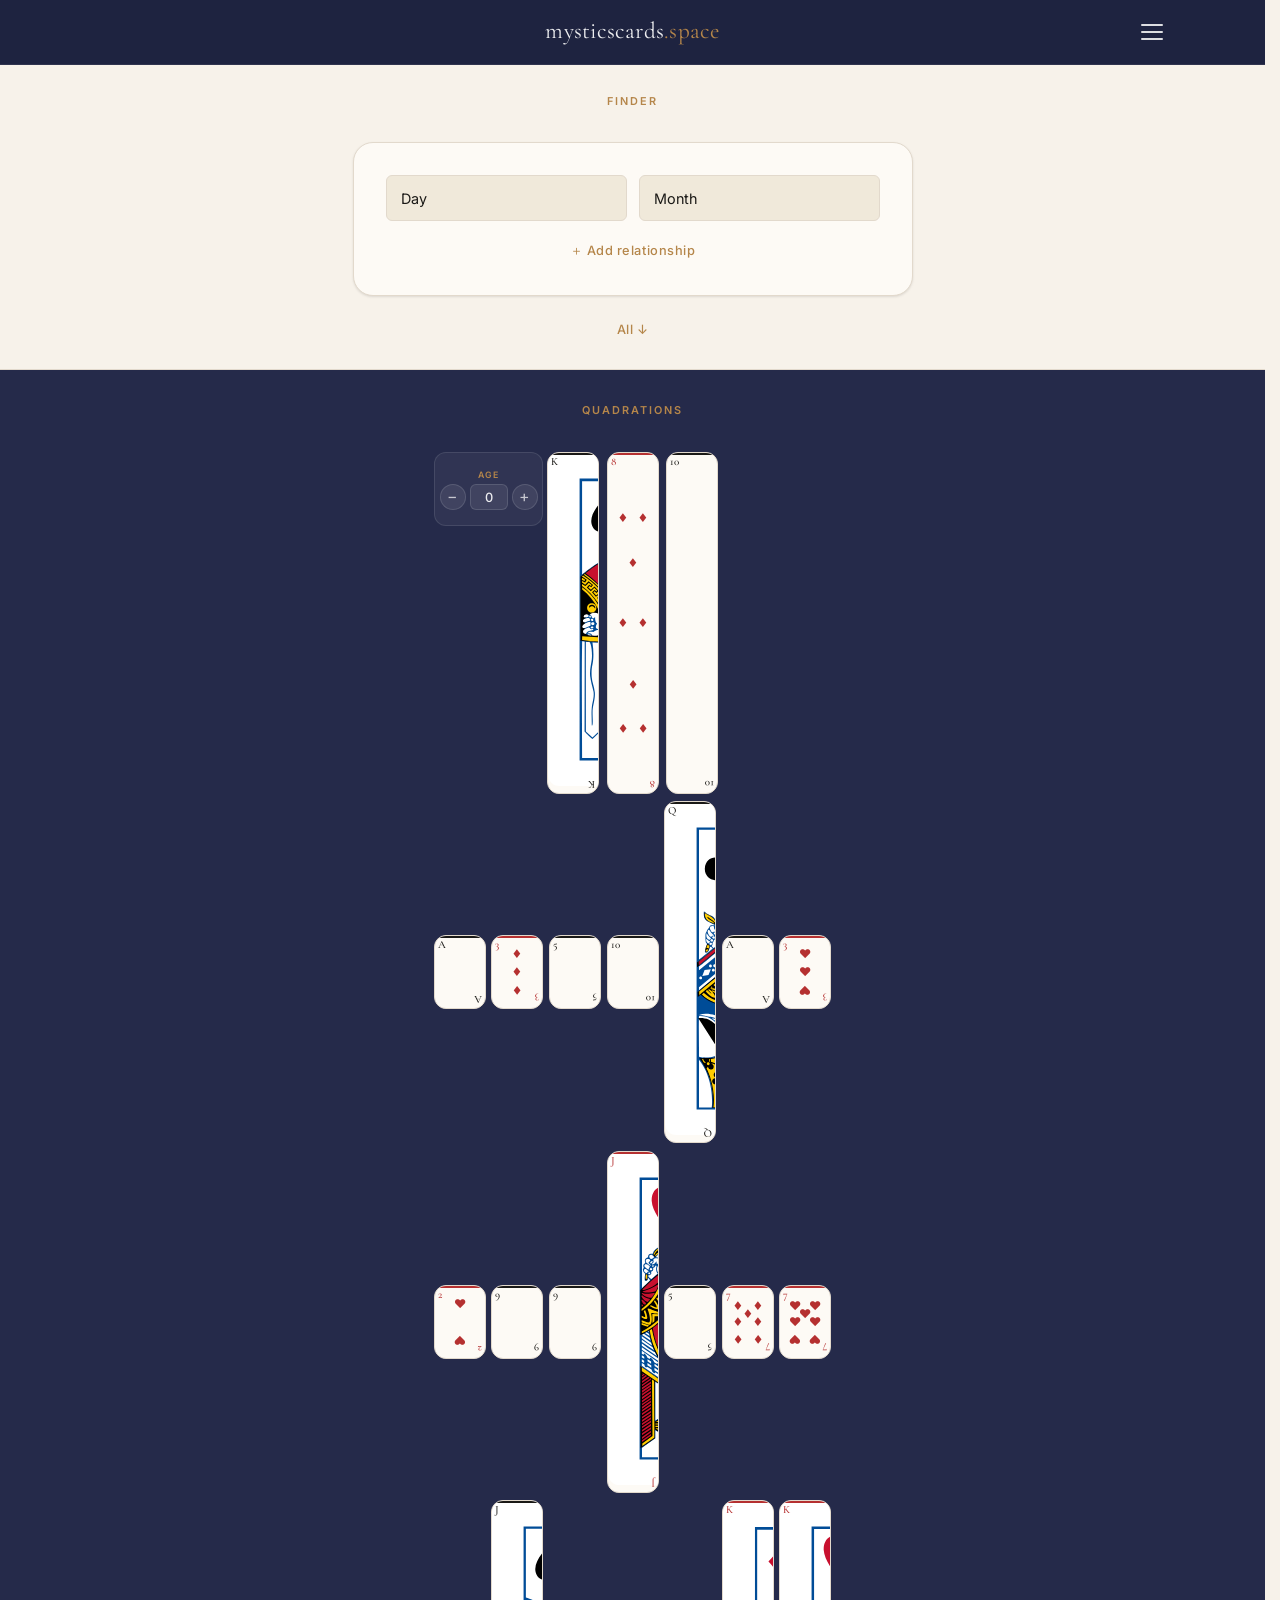
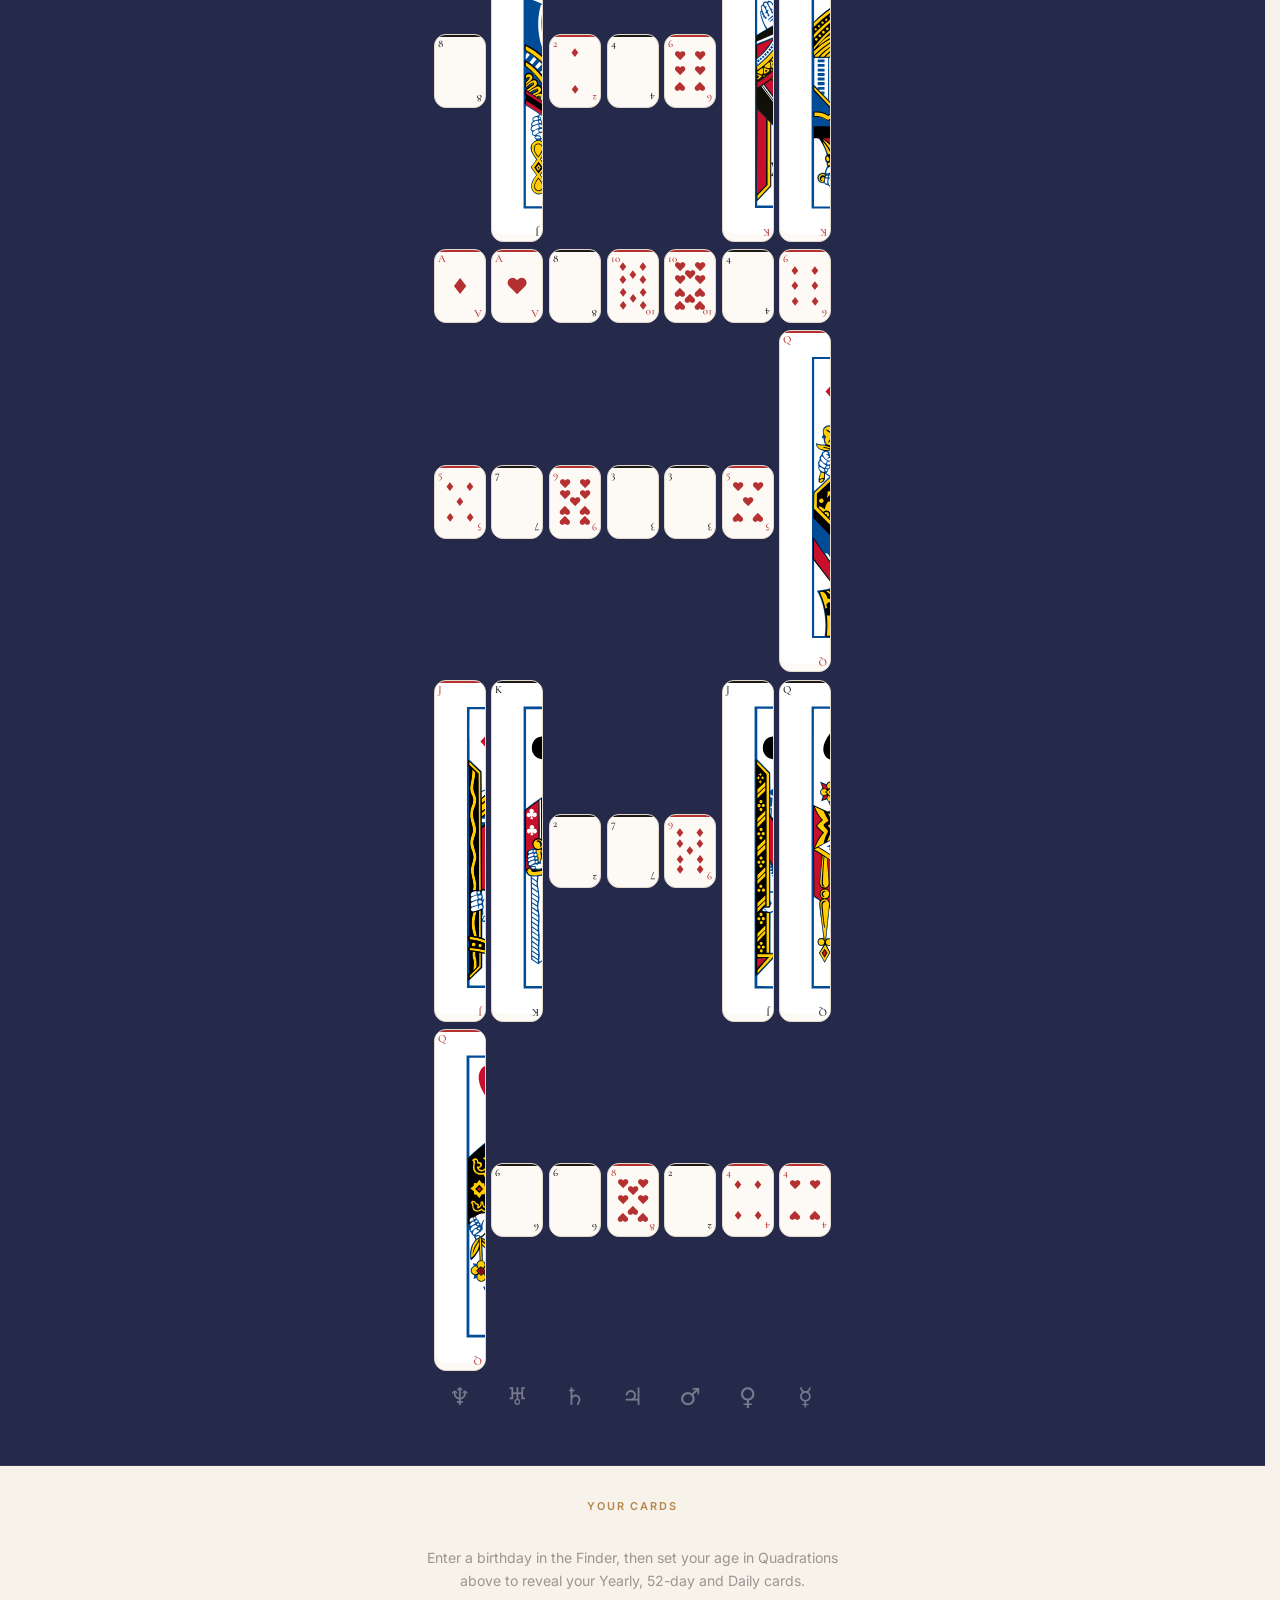
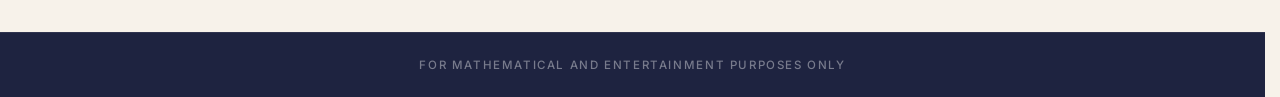
<file: quadration.html>
<!DOCTYPE html>
<html lang="en">
<head>
  <meta charset="UTF-8" />
  <meta name="viewport" content="width=device-width, initial-scale=1.0" />
  <title>mysticscards.space</title>
  <link rel="preconnect" href="https://fonts.googleapis.com" />
  <link rel="preconnect" href="https://fonts.gstatic.com" crossorigin />
  <link href="https://fonts.googleapis.com/css2?family=Cormorant+Garamond:ital,wght@0,300;0,400;0,500;0,600;1,300;1,400&family=Inter:wght@300;400;500;600&family=Lora:ital,wght@0,400;0,500;1,400&display=swap" rel="stylesheet" />
  <link rel="stylesheet" href="site.css" />
  <style>
    /* ── Tokens ──────────────────────────────────────────────── */
    :root {
      --bg:            #f7f2ea;
      --surface:       #fdfaf5;
      --surface-alt:   #f0e9da;
      --border:        #e2d9cc;
      --border-strong: #c9bfb0;
      --text-primary:  #1a1916;
      --text-secondary:#5a5750;
      --text-muted:    #9a9690;
      --accent:        #1e2340;
      --gold:          #b5864a;
      --gold-light:    #f5eddf;
      --red:           #b53030;
      --green:         #1a1916;
      --navy:          #1a1916;
      --r-sm:  6px;
      --r-md:  12px;
      --r-lg:  20px;
      --sh-sm: 0 1px 3px rgba(0,0,0,.07), 0 1px 2px rgba(0,0,0,.04);
      --sh-md: 0 4px 16px rgba(0,0,0,.08), 0 2px 6px rgba(0,0,0,.04);
      --sh-lg: 0 16px 48px rgba(0,0,0,.12), 0 4px 16px rgba(0,0,0,.06);
      --max-w: 1140px;
      --serif: 'Cormorant Garamond', Georgia, serif;
      --sans:  'Inter', system-ui, sans-serif;
      --ease:  .18s ease;
    }

    /* ── Reset ───────────────────────────────────────────────── */
    *, *::before, *::after { box-sizing: border-box; margin: 0; padding: 0; }
    html { scroll-behavior: smooth; scroll-padding-top: 64px; overflow-x: hidden; }
    body {
      font-family: var(--sans);
      background: var(--bg);
      color: var(--text-primary);
      line-height: 1.6;
      -webkit-font-smoothing: antialiased;
      overflow-x: hidden;
    }
    a { color: inherit; text-decoration: none; }
    button { cursor: pointer; border: none; background: none; font: inherit; }
    input, select { font: inherit; }

    /* ── Layout ──────────────────────────────────────────────── */
    .container { max-width: var(--max-w); margin: 0 auto; padding: 0 2rem; }
    .section { padding: 5rem 0; }
    .section-label {
      display: block;
      font-size: .68rem; letter-spacing: .18em; text-transform: uppercase;
      font-weight: 600; color: var(--gold); margin-bottom: .85rem;
    }
    /* In flex containers margins don't collapse — zero out the label margin
       so the gap/margin-bottom on the parent sets the spacing uniformly */
    .finder-inner > .section-label { margin-bottom: 0; }
    .divider { width: 40px; height: 1px; background: var(--gold); margin: 1.25rem 0; }

    /* ── Page Header ─────────────────────────────────────────── */
    .page-header {
      background: var(--surface);
      border-bottom: 1px solid var(--border);
      padding: 0;
    }
    .page-header-inner {
      display: grid; grid-template-columns: 1fr 1fr;
      gap: 4rem; align-items: center;
      max-width: var(--max-w); margin: 0 auto; padding: 0 2rem;
    }
    .page-header h1 {
      font-family: var(--serif); font-size: clamp(2.4rem, 4.5vw, 3.8rem);
      font-weight: 300; line-height: 1.12; margin-bottom: 1.25rem;
    }
    .page-header h1 em { font-style: italic; color: var(--gold); }
    .page-header p {
      font-size: 1rem; color: var(--text-secondary);
      line-height: 1.8; max-width: 440px;
    }

    /* ── System Bar ─────────────────────────────────────────── */
    .sys-bar {
      border-bottom: 1px solid var(--border);
      padding: .9rem 0;
    }
    .sys-bar-inner {
      max-width: var(--max-w); margin: 0 auto; padding: 0 2rem;
      display: flex; flex-direction: column; align-items: flex-start; gap: .55rem;
    }
    .sys-bar-label {
      font-size: .6rem; font-weight: 600; letter-spacing: .16em;
      text-transform: uppercase; color: var(--gold);
    }
    .sys-list {
      list-style: none;
      display: grid;
      grid-template-columns: repeat(2, max-content);
      column-gap: 2.25rem; row-gap: .18rem;
    }
    .sys-item {
      display: flex; align-items: baseline; gap: .4rem;
      font-size: .78rem; line-height: 1.5;
    }
    .sys-key { color: var(--text-primary); font-weight: 500; }
    .sys-equ { color: var(--gold); opacity: .65; }
    .sys-val { color: var(--text-secondary); }
    @media (max-width: 600px) {
      .sys-list { grid-template-columns: max-content; }
    }

    /* ── Birth Card Finder ───────────────────────────────────── */
    .finder { background: var(--bg); border-bottom: 1px solid var(--border); padding: 1.75rem 0; }
    .finder-inner {
      max-width: var(--max-w); margin: 0 auto; padding: 0 2rem;
      display: flex; flex-direction: column; gap: 2rem;
      align-items: center;
    }
    .finder-label { display: flex; align-items: center; gap: .6rem; margin-bottom: .75rem; }
    .finder-label span {
      font-size: .68rem; letter-spacing: .16em; text-transform: uppercase;
      font-weight: 600; color: var(--gold);
    }
    .result-pip-card { width: 68px; height: 95px; flex-shrink: 0; }
    .rel-result-pip  { border-color: var(--gold) !important; background: var(--gold-light) !important; }
    .finder-left h2 {
      font-family: var(--serif); font-size: 1.9rem; font-weight: 400;
      line-height: 1.2; margin-bottom: .85rem;
    }
    .finder-left p { font-size: .9rem; color: var(--text-secondary); line-height: 1.75; }
    .finder-form {
      max-width: 560px; width: 100%;
      background: var(--surface);
      border: 1px solid var(--border);
      border-radius: var(--r-lg);
      padding: 2rem;
      box-shadow: var(--sh-sm);
    }
    .finder-inputs { display: flex; gap: .75rem; margin-bottom: 1rem; }
    .finder-inputs select {
      flex: 1; background: var(--surface-alt); border: 1.5px solid var(--border);
      border-radius: var(--r-sm); padding: .65rem .9rem;
      font-size: .9rem; color: var(--text-primary);
      outline: none; appearance: none; -webkit-appearance: none;
      transition: border-color var(--ease);
    }
    .finder-inputs select:focus { border-color: var(--gold); }
    .finder-result {
      display: none;
      padding: 1.75rem 0 0;
      width: 100%;
    }
    .finder-result.visible { display: block; }
    .finder-result-inner {
      max-width: var(--max-w); margin: 0 auto; padding: 0 2rem;
      position: relative;
    }
    .result-toggle {
      display: flex; align-items: center; justify-content: center; gap: .4rem;
      margin: .6rem auto .1rem;
      padding: .35rem 1.1rem;
      border-radius: 999px;
      background: none; border: 1px solid rgba(255,255,255,.22);
      color: var(--gold); cursor: pointer;
      font-family: var(--sans); font-size: .7rem; font-weight: 500;
      letter-spacing: .1em; text-transform: uppercase;
      transition: background .2s, border-color .2s;
    }
    .result-toggle::after { content: '▾'; font-size: .75rem; transition: transform .25s ease; display: inline-block; }
    .result-toggle:hover { background: rgba(255,255,255,.07); border-color: rgba(255,255,255,.45); }
    .finder-result.collapsed .result-toggle::after { transform: rotate(180deg); }
    .finder-result.collapsed .result-dates,
    .finder-result.collapsed .result-body { display: none; }
    .result-card-row {
      display: flex; flex-direction: column; align-items: center;
      text-align: center; gap: .65rem; margin: 0 auto 1rem;
    }
    .result-card-row .result-kws { justify-content: center; margin: 0; }
    .result-head-text { flex: unset; min-width: unset; }
    /* Relationship header — centered column matching single-card layout */
    .rel-header {
      display: flex; flex-direction: column; align-items: center;
      text-align: center; gap: .65rem; margin: 0 auto 1rem;
    }
    .rel-result-kws { justify-content: center; }
    .result-face {
      background: var(--surface-alt); border: 1px solid var(--border);
      border-radius: var(--r-sm); width: 64px; height: 88px;
      display: flex; flex-direction: column;
      align-items: center; justify-content: center;
      flex-shrink: 0; position: relative;
    }
    .result-face .rf-rank {
      font-family: var(--serif); font-size: 1.5rem; line-height: 1;
    }
    .result-face .rf-suit { font-size: 1.4rem; margin-top: .1rem; }
    .result-face.hearts  .rf-rank, .result-face.hearts  .rf-suit  { color: var(--red); }
    .result-face.diamonds .rf-rank, .result-face.diamonds .rf-suit { color: var(--red); }
    .result-face.clubs   .rf-rank, .result-face.clubs   .rf-suit   { color: var(--green); }
    .result-face.spades  .rf-rank, .result-face.spades  .rf-suit   { color: var(--navy); }
    .result-face.joker   .rf-rank, .result-face.joker   .rf-suit   { color: var(--gold); }
    .result-head-text { flex: 1; min-width: 0; }
    .result-name { font-family: var(--serif); font-size: 1.5rem; line-height: 1.15; margin-bottom: .25rem; }
    .result-subtitle {
      font-size: .72rem; letter-spacing: .12em; text-transform: uppercase;
      color: var(--text-muted); margin-bottom: .55rem;
    }
    .result-dates {
      font-size: .78rem; color: var(--gold); font-weight: 500;
      letter-spacing: .06em;
    }
    .result-kws { display: flex; flex-wrap: wrap; gap: .35rem; margin: 1rem 0 .85rem; }
    .kw-tag {
      font-size: .67rem; font-weight: 600; letter-spacing: .07em;
      text-transform: uppercase; background: var(--gold-light);
      color: var(--gold); padding: .2rem .65rem; border-radius: 999px;
    }
    .result-personality {
      font-family: 'Lora', Georgia, serif; font-size: .95rem; line-height: 1.85;
      color: var(--text-primary); margin-bottom: 1.25rem; font-style: normal;
      padding: 1rem 1.25rem 1rem 1.15rem;
      background: var(--bg);
      border-left: 3px solid var(--gold);
      border-radius: 0 var(--r-sm) var(--r-sm) 0;
    }
    /* Desktop 2-col layout: personality+life-script left, light+shadow stacked right */
    .result-body {
      display: grid;
      grid-template-columns: 55fr 45fr;
      gap: 1.25rem;
      align-items: stretch;
      margin-bottom: 1rem;
    }
    .result-left {
      display: flex; flex-direction: column; gap: 1rem;
    }
    .result-left .result-personality { margin-bottom: 0; }
    .result-left .result-life-script { flex: 1; }
    .result-right {
      display: flex; flex-direction: column; gap: .75rem;
    }
    .result-right .result-kws { margin: 0; }
    .result-right .result-grid {
      grid-template-columns: 1fr;
      grid-template-rows: auto 1fr;
      gap: 1rem;
      flex: 1;
      height: 100%;
    }
    .result-right .result-grid .result-box:last-child { height: 100%; }
    /* Life script cards in finder: consistent sizing across screen sizes */
    .finder-result-inner .ls-grid {
      grid-template-columns: repeat(7, minmax(0, 52px));
      gap: .4rem;
      justify-content: center;
      max-width: 420px;
      margin: 0 auto;
    }
    .finder-result-inner .ls-card {
      width: 100% !important;
      min-width: 0 !important;
      min-height: 74px !important;
      aspect-ratio: 9 / 13;
    }
    .result-grid { display: grid; grid-template-columns: 1fr 1fr; gap: 1rem; }
    .result-box {
      background: var(--surface-alt); border: 1px solid var(--border);
      border-radius: var(--r-md); padding: 1.1rem 1.15rem;
    }
    .result-box h4 {
      font-size: .68rem; font-weight: 600; letter-spacing: .12em;
      text-transform: uppercase; color: var(--text-muted);
      margin-bottom: .65rem; padding-bottom: .5rem;
      border-bottom: 1px solid var(--border);
      text-align: center;
    }
    /* Personality text sits inside a result-box — strip its own box styling */
    .result-box .result-personality {
      background: none; border: none; border-radius: 0; padding: 0; margin: 0;
    }
    .result-life-script {
      background: var(--surface-alt); border: 1px solid var(--border);
      border-radius: var(--r-md); padding: 1.1rem 1.15rem;
    }
    .result-life-script h4 {
      font-size: .68rem; font-weight: 600; letter-spacing: .12em;
      text-transform: uppercase; color: var(--text-muted);
      margin-bottom: .85rem; padding-bottom: .5rem;
      border-bottom: 1px solid var(--border);
      text-align: center;
    }
    @media (max-width: 700px) {
      .result-body { grid-template-columns: 1fr; }
      .result-body .result-grid { grid-template-columns: 1fr 1fr; }
      .result-life-script { padding: 1rem .65rem; }
      .finder-result-inner .ls-grid { grid-template-columns: repeat(7, minmax(0, 1fr)); max-width: 100%; }
      .finder-result-inner .ls-card { width: 100% !important; min-width: 0 !important; }
    }
    .result-open-link {
      display: inline-block; margin-top: .65rem;
      font-size: .78rem; font-weight: 500; letter-spacing: .05em;
      color: var(--gold); border-bottom: 1px solid var(--gold);
      padding-bottom: 1px; cursor: pointer;
    }

    /* ── Relationship Finder ─────────────────────────────────────── */
    .rel-people {
      display: grid; grid-template-columns: 1fr auto 1fr; gap: .75rem;
      align-items: center; margin-bottom: 1rem;
    }
    .rel-person-label {
      font-size: .67rem; font-weight: 600; letter-spacing: .12em;
      text-transform: uppercase; color: var(--text-muted); margin-bottom: .45rem;
    }
    .rel-plus {
      font-family: var(--serif); font-size: 1.8rem; color: var(--border-strong);
      text-align: center; padding-top: 1.4rem; line-height: 1;
    }
    .rel-result {
      display: none;
      padding: 1.75rem 0 0;
      width: 100%;
    }
    .rel-result.visible { display: block; }
    .rel-equation {
      display: flex; align-items: center; gap: .75rem;
      justify-content: center; flex-wrap: wrap;
    }
    /* Pip cards need explicit size here (no grid track to size them) */
    .rel-equation .spread-card { width: 52px; height: 72px; flex-shrink: 0; }
    .rel-equation .spread-card.rel-result-pip { width: 64px; height: 88px; }
    .rel-note {
      text-align: center; max-width: 460px; margin: 0 auto;
      font-family: var(--serif); font-style: italic;
      font-size: .95rem; color: var(--gold); line-height: 1.75;
      background: var(--gold-light);
      border-radius: var(--r-md); padding: .85rem 1.25rem;
    }
    .rel-eq-card {
      background: var(--surface-alt); border: 1px solid var(--border);
      border-radius: var(--r-sm); width: 52px; height: 72px;
      display: flex; flex-direction: column;
      align-items: center; justify-content: center; flex-shrink: 0;
    }
    .rel-eq-card .rf-rank { font-family: var(--serif); font-size: 1.2rem; line-height: 1; }
    .rel-eq-card .rf-suit { font-size: 1.1rem; margin-top: .1rem; }
    .rel-eq-card.hearts   .rf-rank, .rel-eq-card.hearts   .rf-suit  { color: var(--red); }
    .rel-eq-card.diamonds .rf-rank, .rel-eq-card.diamonds .rf-suit  { color: var(--red); }
    .rel-eq-card.clubs    .rf-rank, .rel-eq-card.clubs    .rf-suit  { color: var(--green); }
    .rel-eq-card.spades   .rf-rank, .rel-eq-card.spades   .rf-suit  { color: var(--navy); }
    .rel-eq-card.joker    .rf-rank, .rel-eq-card.joker    .rf-suit  { color: var(--gold); }
    .rel-eq-op {
      font-family: var(--serif); font-size: 1.5rem;
      color: var(--border-strong); flex-shrink: 0;
    }
    .rel-eq-result {
      background: var(--gold-light); border: 1.5px solid var(--gold);
      border-radius: var(--r-sm); width: 64px; height: 88px;
      display: flex; flex-direction: column;
      align-items: center; justify-content: center; flex-shrink: 0;
    }
    .rel-eq-result .rf-rank { font-family: var(--serif); font-size: 1.5rem; line-height: 1; }
    .rel-eq-result .rf-suit { font-size: 1.4rem; margin-top: .1rem; }
    .rel-eq-result.hearts   .rf-rank, .rel-eq-result.hearts   .rf-suit  { color: var(--red); }
    .rel-eq-result.diamonds .rf-rank, .rel-eq-result.diamonds .rf-suit  { color: var(--red); }
    .rel-eq-result.clubs    .rf-rank, .rel-eq-result.clubs    .rf-suit  { color: var(--green); }
    .rel-eq-result.spades   .rf-rank, .rel-eq-result.spades   .rf-suit  { color: var(--navy); }
    .rel-eq-result.joker    .rf-rank, .rel-eq-result.joker    .rf-suit  { color: var(--gold); }
    .rel-names { text-align: center; }
    .rel-names-pair {
      font-size: .75rem; color: var(--text-muted); margin-bottom: .35rem; line-height: 1.5;
    }
    .rel-result-name { font-family: var(--serif); font-size: 1.25rem; margin-bottom: .3rem; }
    .rel-result-kws  { display: flex; flex-wrap: wrap; gap: .35rem; margin-bottom: .5rem; }
    .rel-open-link {
      display: inline-block; margin-top: .65rem;
      font-size: .78rem; font-weight: 500; letter-spacing: .05em;
      color: var(--gold); border-bottom: 1px solid var(--gold);
      padding-bottom: 1px; cursor: pointer;
    }
    @media (max-width: 560px) {
      .rel-people { grid-template-columns: 1fr; }
      .rel-plus { padding-top: 0; font-size: 1.3rem; text-align: left; }
    }

    /* ── Tool buttons (used inline in the Index filter row) ────── */
    .tool-btn {
      display: inline-flex; align-items: center; gap: .35rem;
      background: var(--surface-alt); border: 1px solid var(--border);
      border-radius: var(--r-sm); padding: .4rem .85rem;
      font-size: .75rem; font-weight: 500; letter-spacing: .03em;
      color: var(--text-secondary); cursor: pointer;
      transition: all var(--ease); white-space: nowrap;
    }
    .tool-btn:hover { border-color: var(--gold); color: var(--gold); background: var(--gold-light); }

    /* ── Add Second Person Toggle ────────────────────────────────── */
    .add-second-wrap { margin: .85rem 0 0; text-align: center; }
    .add-second-btn {
      font-size: .8rem; font-weight: 500; letter-spacing: .04em;
      color: var(--gold); background: none; border: none;
      cursor: pointer; padding: 0; transition: opacity .15s ease;
    }
    .add-second-btn:hover { opacity: .7; }

    /* ── Browse All Cards ────────────────────────────────────── */
    .browse-toggle-wrap {
      padding: 1.25rem 2rem 0;
      max-width: var(--max-w); margin: 0 auto; width: 100%;
      box-sizing: border-box; text-align: center;
    }
    .browse-section {
      display: none;
      padding: .75rem 0 1rem;
      width: 100%;
    }
    .browse-section.visible { display: block; }
    .browse-inner {
      max-width: var(--max-w); margin: 0 auto; padding: 0 1rem;
      width: 100%; box-sizing: border-box;
    }

    .empty-state {
      grid-column: 1 / -1; text-align: center;
      padding: 4rem 2rem; color: var(--text-muted);
      font-family: var(--serif); font-size: 1.2rem; font-style: italic;
    }
    .browse-filter-row {
      display: flex; gap: .45rem; justify-content: center;
      padding: .75rem 0 .5rem;
    }
    .suit-filter-btn {
      display: inline-flex; align-items: center; justify-content: center;
      width: 2.2rem; height: 2.2rem; border-radius: 999px;
      border: 1.5px solid var(--border);
      font-size: 1rem;
      background: var(--surface);
      cursor: pointer; transition: all var(--ease);
    }
    .suit-filter-btn.hearts,  .suit-filter-btn.diamonds { color: var(--red); }
    .suit-filter-btn.clubs,   .suit-filter-btn.spades   { color: var(--text-primary); }
    .suit-filter-btn:hover { border-color: var(--border-strong); background: var(--surface-alt); }
    .suit-filter-btn.hearts.active,  .suit-filter-btn.diamonds.active { border-color: var(--red);  background: #fdf0f0; }
    .suit-filter-btn.clubs.active,   .suit-filter-btn.spades.active   { border-color: var(--text-primary); background: var(--surface-alt); }

    /* ── Modal ───────────────────────────────────────────────── */
    .overlay {
      display: none; position: fixed; inset: 0; z-index: 200;
      background: rgba(26,25,22,.55);
      backdrop-filter: blur(5px); -webkit-backdrop-filter: blur(5px);
      align-items: center; justify-content: center; padding: 1.5rem;
    }
    .overlay.open { display: flex; }
    .modal {
      background: var(--surface); border-radius: var(--r-lg);
      box-shadow: var(--sh-lg); width: 100%; max-width: 640px;
      max-height: 92vh; overflow-y: auto;
      animation: pop .22s cubic-bezier(.22,1,.36,1);
    }
    .modal::before {
      content: ''; display: block; height: 4px;
      border-radius: var(--r-lg) var(--r-lg) 0 0;
      background: var(--border);
    }
    .modal.suit-hearts::before,
    .modal.suit-diamonds::before { background: var(--red); }
    .modal.suit-clubs::before    { background: var(--green); }
    .modal.suit-spades::before   { background: var(--navy); }
    .modal.suit-joker::before    { background: var(--gold); }
    @keyframes pop {
      from { opacity: 0; transform: scale(.96) translateY(12px); }
      to   { opacity: 1; transform: scale(1)  translateY(0); }
    }
    @keyframes cardFlip {
      from { opacity: 0; transform: perspective(600px) rotateY(75deg) scale(.97); }
      to   { opacity: 1; transform: perspective(600px) rotateY(0deg)  scale(1); }
    }
    @keyframes cardFlipOut {
      from { opacity: 1; transform: perspective(600px) rotateY(0deg)  scale(1); }
      to   { opacity: 0; transform: perspective(600px) rotateY(75deg) scale(.97); }
    }
    .ccard-popup.closing {
      animation: cardFlipOut .2s cubic-bezier(.55,0,.68,.07) forwards;
    }
    .modal-top {
      display: flex; flex-direction: column;
      padding: 1.5rem 2.25rem 0; gap: 1.1rem;
    }
    .modal-card-display { display: flex; align-items: center; gap: 1.5rem; }
    #mFace { width: 76px; height: 105px; flex-shrink: 0; cursor: default; }
    #mFace:hover { transform: none; box-shadow: none; }
    .modal-head-text { flex: 1; }
    .modal-head-text h2 {
      font-family: var(--serif); font-size: 1.9rem; font-weight: 400;
      line-height: 1.15; margin-bottom: .25rem; white-space: nowrap;
    }
    .modal-suit-label {
      font-size: .72rem; letter-spacing: .12em; text-transform: uppercase;
      color: var(--text-muted);
    }
    .card-vow {
      font-family: var(--serif); font-style: italic;
      font-size: .88rem; color: var(--gold);
      line-height: 1.5; margin-top: .3rem;
    }
    .modal-close {
      width: 34px; height: 34px; border-radius: 50%;
      background: var(--surface-alt); border: 1px solid var(--border);
      font-size: 1rem; color: var(--text-secondary); flex-shrink: 0;
      display: flex; align-items: center; justify-content: center;
      transition: all var(--ease);
    }
    .modal-close:hover { background: var(--border); color: var(--text-primary); }

    .modal-body { padding: 1.75rem 2.25rem 2.25rem; }
    .modal-dates {
      font-size: .78rem; color: var(--gold); font-weight: 500;
      letter-spacing: .06em; margin-bottom: 1rem;
    }
    .modal-kws  { display: flex; flex-wrap: wrap; gap: .4rem; margin-bottom: 1.5rem; }
    .modal-kw   {
      font-size: .7rem; font-weight: 600; letter-spacing: .08em;
      text-transform: uppercase; background: var(--gold-light);
      color: var(--gold); padding: .25rem .8rem; border-radius: 999px;
    }
    .modal-personality {
      font-family: 'Lora', Georgia, serif; font-size: .97rem; line-height: 1.85;
      color: var(--text-primary); margin-bottom: 1.75rem; font-style: normal;
      padding: 1.1rem 1.4rem 1.1rem 1.25rem;
      background: var(--bg);
      border-left: 3px solid var(--gold);
      border-radius: 0 var(--r-sm) var(--r-sm) 0;
    }
    /* Modal 2-col layout matching finder */
    .modal-body-layout {
      display: grid; grid-template-columns: 55fr 45fr;
      gap: 1.25rem; align-items: stretch;
    }
    .modal-left {
      display: flex; flex-direction: column; gap: 1rem;
    }
    .modal-left .modal-life-script { flex: 1; margin-top: 0; }
    .modal-right {
      display: flex; flex-direction: column;
    }
    .modal-right .modal-grid {
      display: grid; grid-template-columns: 1fr;
      grid-template-rows: auto 1fr; gap: 1rem; flex: 1; height: 100%;
    }
    .modal-right .modal-box:last-child { height: 100%; }
    /* Personality inside a box — strip its own box styling */
    .modal-box .modal-personality {
      background: none; border: none; border-radius: 0; padding: 0; margin: 0;
    }
    .modal-grid { display: grid; grid-template-columns: 1fr 1fr; gap: 1rem; }
    .modal-box {
      background: var(--surface-alt); border: 1px solid var(--border);
      border-radius: var(--r-md); padding: 1.25rem;
    }
    .modal-box h4 {
      font-size: .68rem; font-weight: 600; letter-spacing: .12em;
      text-transform: uppercase; color: var(--text-muted);
      margin-bottom: .65rem; padding-bottom: .5rem;
      border-bottom: 1px solid var(--border);
      text-align: center;
    }
    .sc-item {
      display: flex; align-items: flex-start; gap: .5rem;
      font-size: .84rem; color: var(--text-secondary);
      margin-bottom: .4rem; line-height: 1.5;
    }
    .sc-dot-s { color: var(--gold);       font-size: .45rem; margin-top: .42rem; flex-shrink: 0; }
    .sc-dot-c { color: var(--text-muted); font-size: .45rem; margin-top: .42rem; flex-shrink: 0; }

    /* ── Life Script (in modal) ──────────────────────────────── */
    .modal-life-script {
      background: var(--surface-alt); border: 1px solid var(--border);
      border-radius: var(--r-md); padding: 1.25rem;
    }
    .modal-life-script h4 {
      font-size: .68rem; font-weight: 600; letter-spacing: .12em;
      text-transform: uppercase; color: var(--text-muted);
      margin-bottom: .85rem; padding-bottom: .5rem;
      border-bottom: 1px solid var(--border);
      text-align: center;
    }
    .ls-grid {
      display: grid; grid-template-columns: repeat(7, 1fr);
      gap: .4rem; align-items: end;
    }
    .ls-col {
      display: flex; flex-direction: column; align-items: center; gap: .35rem;
      min-width: 0;
    }
    .ls-planet { font-size: .95rem; color: var(--text-muted); line-height: 1; }
    .ls-planet-name {
      font-size: .52rem; letter-spacing: .1em; text-transform: uppercase;
      color: var(--text-muted); line-height: 1;
    }
    .ls-card {
      width: 100%; aspect-ratio: 5 / 7;
      min-width: 0 !important; min-height: 0 !important;
    }
    .ls-joker-note {
      grid-column: 1 / -1;
      font-family: var(--serif); font-style: italic;
      font-size: .9rem; line-height: 1.7;
      color: var(--text-secondary);
      padding: .75rem 1rem;
      background: var(--gold-light);
      border-radius: var(--r-sm);
    }
    @media (max-width: 700px) {
      .modal-life-script { padding: 1rem .65rem; }
      .ls-grid { gap: .3rem; }
      .ls-planet { font-size: .85rem; }
      .ls-planet-name { font-size: .48rem; }
    }

    /* ── Modal Navigation ───────────────────────────────────── */
    .modal-top-actions {
      display: flex; align-items: center; justify-content: flex-end; gap: .5rem;
    }
    .modal-nav-btn {
      display: inline-flex; align-items: center; gap: .35rem;
      font-size: .78rem; font-weight: 500; letter-spacing: .04em;
      color: var(--text-secondary); background: var(--surface-alt);
      border: 1px solid var(--border); border-radius: var(--r-sm);
      padding: .5rem .9rem; transition: all var(--ease); cursor: pointer;
    }
    .modal-nav-btn:hover:not(:disabled) { border-color: var(--border-strong); color: var(--text-primary); background: var(--border); }
    .modal-nav-btn:disabled { opacity: .35; cursor: default; }
    .modal-nav-counter {
      font-size: .7rem; color: var(--text-muted); letter-spacing: .1em;
      text-transform: uppercase;
    }

    /* ── Annual Spreads ──────────────────────────────────────── */
    .spreads { padding: 2rem 0 2.5rem; background: #252a4a; border-bottom: 1px solid rgba(255,255,255,.08); }
    .spreads-top { margin-bottom: 2rem; text-align: center; }
    .spreads-top h2 { font-family: var(--serif); font-size: 1.8rem; font-weight: 400; color: rgba(255,255,255,.9); }
    .spreads-top p  { font-size: .9rem; color: rgba(255,255,255,.5); line-height: 1.75; max-width: 560px; margin-top: .5rem; }
    .spreads .age-selector { background: rgba(255,255,255,.05); border-color: rgba(255,255,255,.1); }
    .spreads .age-btn { background: rgba(255,255,255,.08); border-color: rgba(255,255,255,.12); color: rgba(255,255,255,.7); }
    .spreads .age-btn:hover { background: rgba(255,255,255,.16); color: #fff; }
    .spreads .age-input { background: rgba(255,255,255,.08); border-color: rgba(255,255,255,.12); color: rgba(255,255,255,.9); }
    .spreads .age-input:focus { border-color: var(--gold); }
    .spreads .planet-label-text { color: rgba(255,255,255,.38); }
    .spreads .planet-col-label  { color: rgba(255,255,255,.38); }

    .spread-layout {
      display: flex; gap: 1.25rem; align-items: flex-start;
      justify-content: center;
    }
    /* Wrapper that hugs the grid so the age selector can tuck into its corner */
    .spread-stack { position: relative; display: inline-block; }
    .age-selector {
      /* Sits in the two empty crown cells, just left of the King of Spades */
      position: absolute; top: 0; left: 0;
      width: calc(52px * 2 + .35rem); height: 74px;
      display: flex; align-items: center; justify-content: center;
      border: 1px solid var(--border); border-radius: var(--r-md);
    }
    .age-selector .age-controls { gap: .25rem; }
    .age-selector .age-btn { width: 26px; height: 26px; font-size: 1rem; }
    .age-selector .age-input { width: 38px; height: 26px; font-size: .8rem; }
    .age-selector .age-mobile-label { margin-bottom: .15rem; font-size: .55rem; }
    .age-controls { display: flex; align-items: center; gap: .5rem; }
    .age-btn {
      width: 32px; height: 32px; border-radius: 50%;
      background: var(--surface); border: 1px solid var(--border);
      font-size: 1.1rem; color: var(--text-secondary);
      display: flex; align-items: center; justify-content: center;
      transition: all var(--ease); cursor: pointer;
    }
    .age-btn:hover { background: var(--border); color: var(--text-primary); }
    .age-input {
      width: 60px; height: 32px;
      border: 1px solid var(--border); border-radius: var(--r-sm);
      background: var(--surface); color: var(--text-primary);
      font-family: var(--sans); font-size: .9rem; font-weight: 500;
      text-align: center; padding: 0 .4rem;
      -moz-appearance: textfield;
    }
    .age-input::-webkit-inner-spin-button,
    .age-input::-webkit-outer-spin-button { -webkit-appearance: none; }
    .age-input:focus { outline: none; border-color: var(--gold); }
    .age-info { }
    .age-info-label {
      font-size: .62rem; font-weight: 600; letter-spacing: .14em;
      text-transform: uppercase; color: var(--gold); display: block; margin-bottom: .15rem;
    }
    .age-info-desc { font-family: var(--serif); font-size: 1rem; color: var(--text-primary); }
    .spread-presets { display: flex; flex-direction: column; gap: .4rem; width: 100%; }
    .spread-preset-btn {
      font-size: .68rem; font-weight: 600; letter-spacing: .07em;
      text-transform: uppercase; color: var(--text-secondary);
      background: var(--surface); border: 1.5px solid var(--border);
      border-radius: var(--r-sm); padding: .45rem .75rem;
      cursor: pointer; transition: all var(--ease);
      text-align: left; white-space: nowrap; width: 100%;
    }
    .spread-preset-btn:hover { border-color: var(--gold); color: var(--gold); }

    /* Spread grid */
    .spread-wrap { overflow-x: auto; padding-bottom: 1rem; -webkit-overflow-scrolling: touch; flex: 1; min-width: 0; display: flex; justify-content: center; }
    .age-controls-wrap { display: flex; flex-direction: column; align-items: center; }
    .age-mobile-label {
      display: block; font-size: .62rem; font-weight: 600;
      letter-spacing: .14em; text-transform: uppercase;
      color: var(--gold); margin-bottom: .3rem; text-align: center;
    }
    @media (max-width: 700px) {
      .spread-layout { flex-direction: column; align-items: center; }
      .spread-stack { display: flex; flex-direction: column; align-items: center; width: 100%; }
      .age-selector {
        position: static; order: -1; width: auto; height: auto;
        margin-bottom: 1rem; padding: .5rem .9rem;
      }
      .age-selector .age-controls { gap: .5rem; }
      .age-selector .age-btn { width: 32px; height: 32px; font-size: 1.1rem; }
      .age-selector .age-input { width: 60px; height: 32px; font-size: .9rem; }
      .age-selector .age-mobile-label { font-size: .62rem; margin-bottom: .3rem; }
      .spread-layout .spread-wrap { width: 100%; justify-content: center; }
    }
    .spread-grid {
      display: inline-grid;
      grid-template-columns: repeat(7, 52px);
      gap: .45rem .35rem;
      align-items: center;
    }
    .planet-label-text {
      font-size: 1.5rem; color: var(--text-muted); line-height: 1;
    }
    .planet-label-short { display: none; }
    .planet-col-label {
      text-align: center; font-size: 1.5rem;
      color: var(--text-muted); padding-top: .4rem; line-height: 1;
    }
    .crown-row { grid-column: 1 / -1; display: grid; grid-template-columns: repeat(7, 1fr); gap: .45rem; }

    /* Pip cards */
    .spread-card {
      background: var(--surface); border: 1px solid var(--border);
      border-radius: var(--r-md); cursor: pointer;
      transition: box-shadow var(--ease), transform var(--ease), border-color var(--ease);
      position: relative; overflow: hidden;
      container-type: inline-size;
      min-width: 52px; min-height: 74px;
    }
    .spread-card::before {
      content: ''; position: absolute; top: 0; left: 0; right: 0; height: 2px; z-index: 2;
    }
    .spread-card.hearts::before,  .spread-card.diamonds::before { background: var(--red); }
    .spread-card.clubs::before    { background: var(--green); }
    .spread-card.spades::before   { background: var(--navy); }
    .spread-card.joker::before    { background: var(--gold); }
    .spread-card:hover { box-shadow: var(--sh-md); transform: translateY(-2px); border-color: var(--border-strong); }
    .spread-card.hearts,  .spread-card.diamonds { color: var(--red); }
    .spread-card.clubs    { color: var(--green); }
    .spread-card.spades   { color: var(--navy); }
    .spread-card.joker    { color: var(--gold); }

    /* Card chosen in the Birth Card Finder — lights up gold and follows the card across every age */
    .spread-card.finder-pick {
      border-color: var(--gold);
      box-shadow: 0 0 0 2px var(--gold), 0 0 0 0 rgba(181,134,74,0), 0 8px 20px rgba(181,134,74,.40);
      z-index: 4;
      /* Plays each time the cell is (re)rendered: on selection and on every age change */
      animation: finderPickPulse .75s cubic-bezier(.34,1.56,.64,1) both;
    }
    .spread-card.finder-pick:hover {
      box-shadow: 0 0 0 2px var(--gold), 0 10px 24px rgba(181,134,74,.50);
    }
    @keyframes finderPickPulse {
      0%   { box-shadow: 0 0 0 2px var(--gold), 0 0 0 0  rgba(181,134,74,.60), 0 8px 20px rgba(181,134,74,.40); }
      45%  { box-shadow: 0 0 0 2px var(--gold), 0 0 0 10px rgba(181,134,74,.18), 0 10px 24px rgba(181,134,74,.50); }
      100% { box-shadow: 0 0 0 2px var(--gold), 0 0 0 18px rgba(181,134,74,0),  0 8px 20px rgba(181,134,74,.40); }
    }
    @media (prefers-reduced-motion: reduce) {
      .spread-card.finder-pick { animation: none; }
    }

    .card-corner {
      position: absolute; z-index: 1;
      display: flex; flex-direction: column; align-items: center; gap: 1px; line-height: 1;
    }
    .card-tl { top: 3px; left: 3px; }
    .card-br { bottom: 3px; right: 3px; transform: rotate(180deg); }
    .cc-rank { font-family: var(--serif); font-size: max(22cqw, 11px); font-weight: 500; line-height: 1; }
    .cc-suit { font-size: max(14cqw, 7px); line-height: 1; }

    .card-pips { position: absolute; top: 11px; bottom: 11px; left: 5px; right: 5px; }
    .pip {
      position: absolute; transform: translate(-50%, -50%);
      font-size: max(14cqw, 12px); line-height: 1; user-select: none; pointer-events: none;
    }
    .pip.inv { transform: translate(-50%, -50%) rotate(180deg); }
    .pip.ace { font-size: max(44cqw, 22px); }

    .card-face {
      position: absolute; inset: 6px 4px;
      display: flex; flex-direction: column; align-items: center; justify-content: center; gap: 1px;
    }
    .card-face-letter { font-family: var(--serif); font-size: max(42cqw, 21px); font-weight: 400; line-height: 1; }
    .card-face-sym    { font-size: max(24cqw, 12px); opacity: .75; }

    /* Spread responsive */
    @media (max-width: 700px) {
      .spread-wrap { justify-content: center; width: 100%; overflow-x: visible; }
      .spread-layout .spread-wrap { width: 100%; }
      .spread-grid { display: grid; grid-template-columns: repeat(7, 1fr); gap: .35rem; min-width: 0; width: 100%; }
      .spread-card { min-width: 0; min-height: 0; aspect-ratio: 5/7; }
    }
    @media (max-width: 500px) {
      .spread-wrap { justify-content: center; width: 100%; overflow-x: visible; }
      .spread-layout .spread-wrap { width: 100%; }
      .spread-grid { display: grid; grid-template-columns: repeat(7, 1fr); gap: .22rem; min-width: 0; width: 100%; }
      .spread-card { min-width: 0; min-height: 0; aspect-ratio: 5/7; }
      .planet-label-text { font-size: 1.2rem; }
      .crown-row { gap: .35rem; }
    }

    /* ── Compare Overlay ─────────────────────────────────────── */
    .compare-overlay {
      display: none; position: fixed; inset: 0; z-index: 200;
      background: rgba(26,25,22,.65);
      backdrop-filter: blur(6px); -webkit-backdrop-filter: blur(6px);
      align-items: center; justify-content: center;
      padding: 1rem; overflow-y: auto;
    }
    .compare-overlay.open { display: flex; }
    .compare-modal {
      background: var(--accent); border-radius: var(--r-lg);
      box-shadow: var(--sh-lg); width: 100%; max-width: 780px;
      padding: 2.25rem 1rem 1rem;
      position: relative;
      animation: pop .22s cubic-bezier(.22,1,.36,1);
    }
    .cmp-close-btn {
      position: absolute; top: .65rem; right: .65rem;
      color: rgba(255,255,255,.6);
    }
    .cmp-close-btn:hover { color: #fff; }
    /* Side-by-side grid: 7 life | center label | 7 spirit */
    .cmp-sbs {
      display: grid;
      grid-template-columns: repeat(7, 1fr) 1.3rem repeat(7, 1fr);
      gap: 3px;
      align-items: center;
    }
    .cmp-sbs .cal-chip { cursor: pointer; transition: opacity var(--ease), transform var(--ease); }
    .cmp-sbs .cal-chip:hover { opacity: .8; transform: scale(1.08); }
    .cmp-center-label {
      text-align: center; font-size: 1.3rem; color: rgba(255,255,255,.35);
      line-height: 1; user-select: none;
    }
    .cmp-col-label {
      text-align: center; font-size: clamp(.9rem, 2.8vw, 1.24rem);
      color: rgba(255,255,255,.4); padding-top: .3rem; user-select: none;
    }
    .cmp-side-title {
      text-align: center; font-size: .68rem; font-weight: 600;
      letter-spacing: .16em; text-transform: uppercase;
      color: rgba(255,255,255,.55); padding-bottom: .6rem; user-select: none;
    }
    .cmp-blank { aspect-ratio: 5/3; }
    /* Dark modal overrides for cal-chips inside the compare modal */
    .compare-modal .cal-chip,
    .compare-modal .cal-chip.hearts,
    .compare-modal .cal-chip.diamonds,
    .compare-modal .cal-chip.clubs,
    .compare-modal .cal-chip.spades { background: #fff; border-color: rgba(0,0,0,.12); }
    .compare-modal .cal-chip.hearts,  .compare-modal .cal-chip.diamonds { color: var(--red); }
    .compare-modal .cal-chip.clubs  { color: var(--green); }
    .compare-modal .cal-chip.spades { color: var(--navy); }
    .compare-modal .cal-chip.joker  { color: var(--gold); background: #fff; border-color: rgba(181,134,74,.35); }
    @media (max-width: 480px) {
      .compare-modal { padding: 2rem .35rem .35rem; }
      .cmp-sbs { gap: 2px; grid-template-columns: repeat(7, 1fr) 1rem repeat(7, 1fr); }
      .cmp-center-label { font-size: 1rem; }
    }

    /* ── Compare Card Popup ───────────────────────────────────── */
    .ccard-overlay {
      display: none; position: fixed; inset: 0; z-index: 300;
      background: rgba(26,25,22,.52);
      backdrop-filter: blur(6px); -webkit-backdrop-filter: blur(6px);
      align-items: center; justify-content: center; padding: 1rem;
    }
    .ccard-overlay.open { display: flex; }
    .ccard-popup {
      background: var(--surface); border-radius: var(--r-lg);
      box-shadow: var(--sh-lg); max-width: 420px; width: 100%;
      position: relative;
      animation: cardFlip .25s cubic-bezier(.23,1,.32,1);
      display: flex; flex-direction: column;
      height: 480px; max-height: 88vh; overflow: hidden;
    }
    /* Suit-colour accent bar, matching the main modal */
    .ccard-popup::before {
      content: ''; display: block; height: 4px;
      border-radius: var(--r-lg) var(--r-lg) 0 0;
      background: var(--border-strong);
    }
    .ccard-popup.suit-hearts::before,
    .ccard-popup.suit-diamonds::before { background: var(--red); }
    .ccard-popup.suit-clubs::before    { background: var(--green); }
    .ccard-popup.suit-spades::before   { background: var(--navy); }
    .ccard-popup.suit-joker::before    { background: var(--gold); }
    /* Close button */
    .ccard-close {
      position: absolute; top: .9rem; right: .9rem; z-index: 2;
      width: 28px; height: 28px; border-radius: 50%;
      background: var(--surface-alt); border: 1px solid var(--border);
      font-size: .78rem; color: var(--text-muted);
      display: flex; align-items: center; justify-content: center;
      cursor: pointer; transition: all var(--ease);
    }
    .ccard-close:hover { background: var(--border); color: var(--text-primary); }
    /* Prev / Next arrows */
    .ccard-nav {
      position: absolute; top: 50%; transform: translateY(-50%); z-index: 2;
      width: 2rem; height: 3.5rem;
      display: flex; align-items: center; justify-content: center;
      color: var(--text-muted); font-size: 1rem;
      opacity: 0; transition: opacity var(--ease), color var(--ease);
      cursor: pointer; border-radius: var(--r-sm);
    }
    .ccard-nav-prev { left: .35rem; }
    .ccard-nav-next { right: .35rem; }
    .ccard-popup:hover .ccard-nav { opacity: 1; }
    .ccard-nav:hover { color: var(--text-primary); }
    .ccard-nav:focus { outline: none; }
    /* Header: card face + identity info */
    .ccard-header {
      display: flex; gap: 1.35rem; align-items: flex-start;
      padding: 1.35rem 1.75rem 1.2rem;
      border-bottom: 1px solid var(--border);
    }
    #ccFace {
      width: 90px; height: 126px; flex-shrink: 0; cursor: default;
    }
    #ccFace:hover { transform: none; box-shadow: none; }
    .ccard-info { flex: 1; min-width: 0; padding-top: .1rem; }
    .ccard-name {
      font-family: var(--serif); font-size: 1.45rem; font-weight: 400;
      line-height: 1.15; margin-bottom: .18rem;
    }
    .ccard-subtitle {
      font-size: .62rem; letter-spacing: .14em; text-transform: uppercase;
      color: var(--text-muted);
    }
    /* .card-vow is global — no override needed */
    .ccard-meta {
    }
    .ccard-keywords {
      padding: .55rem 1.75rem;
      border-top: 1px solid var(--border);
      font-size: .72rem; color: var(--gold);
      letter-spacing: .03em; line-height: 1.55;
      text-align: center;
      display: -webkit-box; -webkit-box-orient: vertical; -webkit-line-clamp: 2;
      overflow: hidden;
    }
    .ccard-planets {
      font-size: .62rem; letter-spacing: .08em;
      color: var(--text-muted); margin-top: .25rem;
    }
    /* Reserve consistent space for the variable header elements (popup only)
       so the body always starts at the same place across every card */
    #ccVow {
      font-size: 1.15rem;          /* override global .card-vow (.88rem) — Cormorant italic renders light so needs extra size */
      min-height: 3em;             /* always two lines tall, even for short mottos */
      display: -webkit-box; -webkit-box-orient: vertical; -webkit-line-clamp: 2;
      overflow: hidden;
    }
    #ccPlanets { min-height: 1.6em; }   /* reserve a full line even when empty (e.g. the Joker) */
    /* Scrollable body */
    .ccard-body {
      flex: 1; overflow-y: auto; min-height: 0;
      padding: 1.2rem 1.75rem;
    }
    .ccard-personality {
      font-family: 'Lora', Georgia, serif;
      font-size: .875rem; color: var(--text-secondary); line-height: 1.82;
    }
    /* Footer with CTA */
    .ccard-footer {
      padding: .9rem 1.75rem;
      border-top: 1px solid var(--border);
      background: var(--surface);
    }
    .ccard-load-btn {
      display: block; width: 100%;
      background: var(--accent); color: rgba(255,255,255,.92);
      padding: .65rem; border-radius: var(--r-sm);
      font-size: .72rem; font-weight: 500; letter-spacing: .1em;
      text-transform: uppercase; cursor: pointer; border: none;
      font-family: var(--sans); transition: background var(--ease);
    }
    .ccard-load-btn:hover { background: #2e3356; }

    /* ── Footer ──────────────────────────────────────────────── */
    .footer {
      background: var(--accent); color: rgba(255,255,255,.6);
      padding: 2.5rem 0;
    }
    .footer-inner {
      max-width: var(--max-w); margin: 0 auto; padding: 0 2rem;
      display: flex; align-items: center; justify-content: center;
      flex-wrap: wrap; gap: 1rem;
    }
    .footer-logo {
      font-family: var(--serif); font-size: 1.3rem; color: rgba(255,255,255,.85);
      display: flex; align-items: center; gap: .4rem;
    }
    .footer-logo .logo-suit { color: var(--gold); }
    .footer-links { display: flex; gap: 2rem; }
    .footer-links a { font-size: .8rem; transition: color var(--ease); }
    .footer-links a:hover { color: #fff; }
    .footer-suits {
      width: 100%; text-align: center;
      font-size: .72rem; letter-spacing: .14em; text-transform: uppercase;
      color: rgba(255,255,255,.4); font-weight: 500;
    }

    /* ── Year Calendar ──────────────────────────────────────────── */
    .cal-overlay {
      display: none; position: fixed; inset: 0; z-index: 210;
      background: rgba(26,25,22,.62);
      backdrop-filter: blur(6px); -webkit-backdrop-filter: blur(6px);
      align-items: flex-start; justify-content: center;
      padding: 1rem; overflow-y: auto;
    }
    .cal-overlay.open { display: flex; }
    .cal-modal {
      background: var(--accent); border-radius: var(--r-lg);
      box-shadow: var(--sh-lg); width: 100%; max-width: 600px;
      padding: 1.25rem 1.25rem 1.5rem; position: relative;
      animation: pop .22s cubic-bezier(.22,1,.36,1);
      margin: auto;
    }
    .cal-close-btn { position: absolute; top: .75rem; right: .75rem; }
    .cal-header { margin-bottom: 1rem; }
    .cal-header h2 {
      font-family: var(--serif); font-size: 1.35rem; font-weight: 400;
    }
    .cal-scroll-wrap { overflow-x: auto; -webkit-overflow-scrolling: touch; padding-bottom: .5rem; }
    .cal-grid-main {
      display: grid;
      grid-template-columns: 1.6rem repeat(12, 1fr);
      gap: .05rem;
      min-width: 260px;
    }
    .cal-col-header {
      text-align: center;
      font-size: .42rem; font-weight: 600; letter-spacing: .04em;
      color: var(--text-muted); padding-bottom: .22rem; line-height: 1;
    }
    .cal-month-label {
      display: flex; align-items: center;
      font-size: .55rem; font-weight: 600; letter-spacing: .04em;
      color: var(--text-secondary); line-height: 1;
      padding-right: .3rem;
    }
    .cal-day {
      cursor: pointer; border-radius: 2px;
      transition: transform var(--ease), opacity var(--ease);
    }
    .cal-day:hover { transform: scale(1.08); opacity: .85; }
    .cal-cell-empty { aspect-ratio: 2/1; }
    .cal-chip {
      width: 100%; aspect-ratio: 2/1; border-radius: 2px;
      background: var(--surface-alt); border: 1px solid var(--border);
      display: flex; flex-direction: row;
      align-items: center; justify-content: center;
      gap: 0; line-height: 1;
    }
    .cal-chip.hearts   { color: var(--red);   border-color: rgba(181,48,48,.25);  background: rgba(181,48,48,.06); }
    .cal-chip.diamonds { color: var(--red);   border-color: rgba(181,48,48,.25);  background: rgba(181,48,48,.06); }
    .cal-chip.clubs    { color: var(--green); border-color: rgba(26,25,22,.18);   background: rgba(26,25,22,.04); }
    .cal-chip.spades   { color: var(--navy);  border-color: rgba(26,25,22,.18);   background: rgba(26,25,22,.04); }
    .cal-chip.joker    { color: var(--gold);  border-color: rgba(181,134,74,.35); background: var(--gold-light); }
    .cal-chip-rank { font-family: var(--serif); font-size: .5rem; font-weight: 600; line-height: 1; }
    .cal-chip-sym  { font-size: .46rem; line-height: 1; }
    .cal-leap-note { font-size: .6rem; color: var(--text-muted); margin-top: .85rem; font-style: italic; }
    @media (max-width: 700px) {
      .cal-modal { padding: 1.25rem 1rem 1.5rem; }
      .cal-grid-main { min-width: 280px; }
    }
    @media (max-width: 500px) {
      .cal-modal { padding: 1rem .75rem 1.25rem; max-height: 90vh; }
      .cal-grid-main { grid-template-columns: 1.6rem repeat(12, 1fr); gap: .06rem; min-width: 240px; }
      .cal-chip-rank { font-size: .45rem; }
      .cal-chip-sym  { font-size: .4rem; }
      .cal-month-label { font-size: .44rem; }
    }

    /* ── Dark-background overrides for cal-modal ─────────────────── */
    .cal-modal .modal-close {
      background: rgba(255,255,255,.08); border-color: rgba(255,255,255,.12);
      color: rgba(255,255,255,.6);
    }
    .cal-modal .modal-close:hover { background: rgba(255,255,255,.16); color: #fff; }
    .cal-modal .cal-header h2 { color: rgba(255,255,255,.9); }
    .cal-modal .cal-col-header { color: rgba(255,255,255,.28); }
    .cal-modal .cal-leap-note  { color: rgba(255,255,255,.3); }
    /* Calendar chips — all white on dark background */
    .cal-modal .cal-chip { background: rgba(255,255,255,.92); border-color: rgba(255,255,255,.2); }
    .cal-modal .cal-chip.hearts,   .cal-modal .cal-chip.diamonds { color: var(--red); }
    .cal-modal .cal-chip.clubs  { color: var(--green); }
    .cal-modal .cal-chip.spades { color: var(--navy); }
    .cal-modal .cal-chip.joker  { color: var(--gold); background: #fff; }
    /* Solar Values — dark-context overrides */
    .cal-modal .sv-joker-row:hover { background: rgba(181,134,74,.08); }
    /* Synchronicities */
    .cal-modal .sync-intro { color: rgba(255,255,255,.5); }
    .cal-modal .sync-subtitle { color: rgba(255,255,255,.3); border-color: rgba(255,255,255,.1); }
    .cal-modal .sync-list-section { color: rgba(255,255,255,.3); border-color: rgba(255,255,255,.1); }
    .cal-modal .sync-tile { background: rgba(255,255,255,.05); border-color: rgba(255,255,255,.1); }
    .cal-modal .sync-tile h4 { color: rgba(255,255,255,.35); border-color: rgba(255,255,255,.1); }
    .cal-modal .sync-items li { color: rgba(255,255,255,.45); }
    .cal-modal .sync-key { color: rgba(255,255,255,.85); }
    .cal-modal .sync-val { color: rgba(255,255,255,.45); }

    /* ── Solar Values Chart ─────────────────────────────────────── */
    .sv-formula {
      font-family: var(--serif); font-size: .82rem; font-style: italic;
      color: rgba(255,255,255,.5);
      text-align: center; margin-bottom: 1.25rem;
    }
    .sv-formula strong { font-style: normal; color: var(--gold); font-weight: 700; }
    .sv-ref-grid {
      display: flex; gap: 0; align-items: stretch;
      border: 1px solid rgba(255,255,255,.1);
      border-radius: var(--r-md); overflow: hidden;
    }
    .sv-ref-col {
      flex: 1; display: flex; flex-direction: column; gap: 0;
      border-right: 1px solid rgba(255,255,255,.08);
    }
    .sv-ref-col:last-child { border-right: none; }
    .sv-ref-col-header {
      padding: .6rem .4rem .45rem; text-align: center;
      border-bottom: 1px solid rgba(255,255,255,.1);
      background: rgba(255,255,255,.04);
      font-size: 1rem; line-height: 1;
    }
    .sv-suit-name {
      display: block; font-family: var(--sans);
      font-size: .38rem; font-weight: 600; letter-spacing: .12em;
      text-transform: uppercase; opacity: .55; margin-top: .22rem;
    }
    .sv-ref-col-header.hearts   { color: #c85858; }
    .sv-ref-col-header.clubs    { color: rgba(255,255,255,.78); }
    .sv-ref-col-header.diamonds { color: #c85858; }
    .sv-ref-col-header.spades   { color: rgba(255,255,255,.78); }
    .sv-ref-row {
      display: flex; align-items: center; justify-content: space-between;
      padding: .19rem .45rem; cursor: pointer;
      border-bottom: 1px solid rgba(255,255,255,.04);
      transition: background var(--ease);
    }
    .sv-ref-row:last-child { border-bottom: none; }
    .sv-ref-row:hover { background: rgba(255,255,255,.07); }
    .sv-ref-card {
      font-family: var(--serif); font-size: .8rem; line-height: 1;
    }
    .sv-ref-card.hearts, .sv-ref-card.diamonds { color: #c85858; }
    .sv-ref-card.clubs   { color: rgba(255,255,255,.78); }
    .sv-ref-card.spades  { color: rgba(255,255,255,.78); }
    .sv-ref-sym { font-size: .58rem; }
    .sv-ref-val {
      color: rgba(255,255,255,.38); font-size: .65rem;
      font-variant-numeric: tabular-nums;
    }
    .sv-joker-row {
      display: flex; align-items: center; justify-content: space-between;
      padding: .55rem 1rem .45rem; margin-top: .65rem;
      border-top: 1px solid rgba(181,134,74,.22);
      cursor: pointer; border-radius: var(--r-sm);
      transition: background var(--ease);
    }
    .sv-joker-row:hover { background: rgba(181,134,74,.1); }
    .sv-joker-label { font-family: var(--serif); font-size: .95rem; color: var(--gold); }
    @media (max-width: 560px) {
      .sv-ref-grid { flex-wrap: nowrap; }
      .sv-ref-col  { flex: 1; min-width: 0; }
      .sv-suit-name { display: none; }
      .sv-ref-col-header { font-size: .9rem; padding: .5rem .3rem .4rem; }
      .sv-ref-row { padding: .15rem .2rem; }
      .sv-ref-card { font-size: .72rem; }
      .sv-ref-sym  { font-size: .52rem; }
      .sv-ref-val  { font-size: .6rem; }
    }

    /* ── Synchronicities Modal ──────────────────────────────────── */
    .sync-open-btn {
      display: inline-flex; align-items: center; justify-content: center;
      width: 15px; height: 15px; border-radius: 50%;
      border: 1px solid var(--gold); color: var(--gold);
      font-size: .48rem; cursor: pointer; flex-shrink: 0;
      transition: all var(--ease); background: transparent; padding: 0; line-height: 1;
    }
    .sync-open-btn:hover { background: var(--gold); color: var(--surface); }
    .sync-intro {
      font-size: .82rem; color: var(--text-secondary); line-height: 1.7;
      max-width: 600px; margin-bottom: 1rem;
    }
    .sync-list { display: flex; flex-direction: column; gap: 0; }
    .sync-list-section {
      font-size: .6rem; font-weight: 700; letter-spacing: .18em;
      text-transform: uppercase; color: var(--text-muted);
      padding: .9rem 0 .35rem; border-bottom: 1px solid var(--border);
      margin-bottom: .2rem;
    }
    .sync-list-section:first-child { padding-top: 0; }
    .sync-list .sync-items { margin: 0; padding: 0; }
    .sync-list .sync-items li { padding: .18rem 0; }
    .sync-grid {
      display: grid;
      grid-template-columns: repeat(auto-fill, minmax(200px, 1fr));
      gap: .55rem;
    }
    .sync-subtitle {
      grid-column: 1 / -1;
      font-size: .6rem; font-weight: 700; letter-spacing: .18em;
      text-transform: uppercase; color: var(--text-muted);
      padding-bottom: .3rem; border-bottom: 1px solid var(--border);
      margin-top: .4rem;
    }
    .sync-subtitle:first-child { margin-top: 0; }
    .sync-tile {
      background: var(--bg); border: 1px solid var(--border);
      border-radius: var(--r-md); padding: .7rem .85rem;
    }
    .sync-tile.joker-tile { border-color: var(--gold); background: var(--gold-light); }
    .sync-tile.joker-tile .sync-num { color: var(--gold); }
    .sync-tile.joker-tile h4 { color: var(--text-muted); border-color: var(--gold); opacity: .8; }
    .sync-tile.joker-tile .sync-items li { color: var(--text-secondary); }
    .sync-tile.joker-tile .sync-key { color: var(--text-primary); }
    .sync-tile.joker-tile .sync-eq { color: var(--gold); opacity: .7; }
    .sync-tile.joker-tile .sync-val { color: var(--text-secondary); }
    .sync-num {
      font-family: var(--serif); font-size: 1.6rem; font-weight: 300;
      color: var(--gold); line-height: 1; margin-bottom: .1rem;
    }
    .sync-tile h4 {
      font-size: .58rem; font-weight: 600; letter-spacing: .15em;
      text-transform: uppercase; color: var(--text-muted);
      margin-bottom: .45rem; padding-bottom: .3rem;
      border-bottom: 1px solid var(--border);
    }
    .sync-items { list-style: none; }
    .sync-items li {
      display: flex; align-items: baseline; gap: .35rem;
      font-size: .73rem; color: var(--text-secondary); line-height: 1.45;
      padding: .07rem 0;
    }
    .sync-key { color: var(--text-primary); font-weight: 500; white-space: nowrap; flex-shrink: 0; }
    .sync-eq  { color: var(--gold); opacity: .5; flex-shrink: 0; font-size: .65rem; }
    .sync-val { color: var(--text-secondary); }

    /* ── Planets list (shown inside the dark cal-modal) ─────────── */
    .planet-list { display: flex; flex-direction: column; }
    .planet-row {
      display: flex; gap: .9rem; align-items: flex-start;
      padding: .75rem 0; border-bottom: 1px solid rgba(255,255,255,.08);
    }
    .planet-row:last-child { border-bottom: none; }
    .planet-glyph {
      font-size: 1.55rem; color: var(--gold); line-height: 1.15;
      width: 1.7rem; text-align: center; flex-shrink: 0;
    }
    .planet-text h4 {
      font-family: var(--serif); font-size: 1.02rem; font-weight: 400;
      color: rgba(255,255,255,.9); margin-bottom: .2rem; line-height: 1.2;
    }
    .planet-text p {
      font-size: .82rem; color: rgba(255,255,255,.55); line-height: 1.6; margin: 0;
    }

    /* ── Info text (shown inside the dark cal-modal) ────────────── */
    .info-text p {
      font-size: .85rem; color: rgba(255,255,255,.6); line-height: 1.7;
      margin: .5rem 0 1.1rem;
    }
    .info-text p:last-child { margin-bottom: 0; }
    .info-text .sv-inline {
      font-family: var(--serif); color: rgba(255,255,255,.85); white-space: nowrap;
    }

    /* ── Responsive ──────────────────────────────────────────── */
    @media (max-width: 700px) {
      .container { padding: 0 1rem; }
    }
    @media (max-width: 860px) {
      .modal-body-layout { grid-template-columns: 1fr; }
      .modal-right .modal-grid { grid-template-columns: 1fr 1fr; grid-template-rows: auto; }
      .modal-right .modal-box:last-child { height: auto; }
    }
    @media (max-width: 560px) {
      .finder-inputs { flex-wrap: wrap; }
      .modal-top  { padding: 1.75rem 1.75rem 0; }
      .modal-body { padding: 1.5rem 1.75rem 1.75rem; }
    }

    /* ── Personal Cards (Birth / Yearly / 52-day / Daily) ─────── */
    .personal-cards { padding: 2rem 0 2.5rem; }
    .pcards-row {
      display: flex; justify-content: center; align-items: flex-start;
      gap: 1.5rem; flex-wrap: wrap;
    }
    .pcard { display: flex; flex-direction: column; align-items: center; width: 88px; }
    .pcard .spread-card { width: 88px; height: 122px; }
    .pcard-label {
      margin-top: .6rem; font-size: .72rem; letter-spacing: .09em;
      text-transform: uppercase; color: var(--text-primary);
    }
    .pcard-sub {
      margin-top: .15rem; font-size: .68rem; color: var(--text-muted);
      text-align: center; line-height: 1.35;
    }
    .pcards-empty {
      text-align: center; font-size: .88rem; color: var(--text-muted);
      max-width: 440px; margin: 0 auto; line-height: 1.6;
    }
    @media (max-width: 480px) {
      .pcards-row { gap: .7rem; }
      .pcard { width: 70px; }
      .pcard .spread-card { width: 70px; height: 98px; }
    }
  </style>
</head>
<body>
<script src="site.js"></script>
<script>
// Append quadration-specific tool buttons to the shared nav
document.getElementById('shNav').insertAdjacentHTML('beforeend',
  '<hr>' +
  '<button class="tool-btn" onclick="openCompareModal()">Spirit &amp; Life Chart ↗</button>' +
  '<button class="tool-btn" onclick="openCalendarModal()">Year Calendar ↗</button>' +
  '<button class="tool-btn" onclick="openSVModal()">Solar Values ↗</button>' +
  '<button class="tool-btn" onclick="openSyncModal()">Synchronicities ↗</button>' +
  '<button class="tool-btn" onclick="openPlanetsModal()">Planets ↗</button>' +
  '<button class="tool-btn" onclick="openInfoModal()">Info ↗</button>'
);
</script>

<!-- ── Unified Card Finder ───────────────────────────────────────── -->
<section class="finder" id="finder" style="scroll-margin-top:64px">
  <div class="finder-inner">
    <span class="section-label">Finder</span>
    <div class="finder-form">
      <div class="rel-person-label" id="person1Label" style="display:none">Person 1</div>
      <div class="finder-inputs">
        <select id="fDay"><option value="">Day</option><option value="1">1</option><option value="2">2</option><option value="3">3</option><option value="4">4</option><option value="5">5</option><option value="6">6</option><option value="7">7</option><option value="8">8</option><option value="9">9</option><option value="10">10</option><option value="11">11</option><option value="12">12</option><option value="13">13</option><option value="14">14</option><option value="15">15</option><option value="16">16</option><option value="17">17</option><option value="18">18</option><option value="19">19</option><option value="20">20</option><option value="21">21</option><option value="22">22</option><option value="23">23</option><option value="24">24</option><option value="25">25</option><option value="26">26</option><option value="27">27</option><option value="28">28</option><option value="29">29</option><option value="30">30</option><option value="31">31</option></select>
        <select id="fMonth">
          <option value="">Month</option>
          <option value="1">January</option><option value="2">February</option>
          <option value="3">March</option><option value="4">April</option>
          <option value="5">May</option><option value="6">June</option>
          <option value="7">July</option><option value="8">August</option>
          <option value="9">September</option><option value="10">October</option>
          <option value="11">November</option><option value="12">December</option>
        </select>
      </div>
      <div class="add-second-wrap">
        <button type="button" class="add-second-btn" id="addSecondBtn" onclick="toggleSecond()">＋ Add relationship</button>
      </div>
      <div id="person2Wrap" style="display:none">
        <div class="rel-person-label" style="margin-top:.75rem">Person 2</div>
        <div class="finder-inputs" style="margin-bottom:0">
          <select id="relDay2"><option value="">Day</option><option value="1">1</option><option value="2">2</option><option value="3">3</option><option value="4">4</option><option value="5">5</option><option value="6">6</option><option value="7">7</option><option value="8">8</option><option value="9">9</option><option value="10">10</option><option value="11">11</option><option value="12">12</option><option value="13">13</option><option value="14">14</option><option value="15">15</option><option value="16">16</option><option value="17">17</option><option value="18">18</option><option value="19">19</option><option value="20">20</option><option value="21">21</option><option value="22">22</option><option value="23">23</option><option value="24">24</option><option value="25">25</option><option value="26">26</option><option value="27">27</option><option value="28">28</option><option value="29">29</option><option value="30">30</option><option value="31">31</option></select>
          <select id="relMonth2">
            <option value="">Month</option>
            <option value="1">January</option><option value="2">February</option>
            <option value="3">March</option><option value="4">April</option>
            <option value="5">May</option><option value="6">June</option>
            <option value="7">July</option><option value="8">August</option>
            <option value="9">September</option><option value="10">October</option>
            <option value="11">November</option><option value="12">December</option>
          </select>
        </div>
      </div>
    </div>
  </div>

  <div class="finder-result" id="finderResult">
    <div class="finder-result-inner">
      <div class="result-card-row">
        <div class="spread-card result-pip-card" id="rFace"></div>
        <div class="result-head-text">
          <div class="result-name" id="rName"></div>
          <div class="result-subtitle" id="rSubtitle"></div>
          <div class="card-vow" id="rVow"></div>
        </div>
        <div class="result-kws" id="rKws"></div>
        <div class="ccard-planets" id="rPlanets"></div>
      </div>
      <button type="button" class="result-toggle" id="rToggle" onclick="toggleFinderDetail()" title="Minimise details" aria-label="Minimise details">Minimise</button>
      <div class="result-dates" id="rDates" style="text-align:center; margin: .5rem 0 .75rem;"></div>
      <div class="result-body">
        <div class="result-left">
          <div class="result-box">
            <h4>About</h4>
            <div class="result-personality" id="rPersonality"></div>
          </div>
          <div class="result-life-script" id="rLifeScriptWrap">
            <h4>Life Script</h4>
            <div class="ls-grid" id="rLifeScript"></div>
          </div>
        </div>
        <div class="result-right">
          <div class="result-grid">
            <div class="result-box">
              <h4>Light</h4>
              <div id="rStrengths"></div>
            </div>
            <div class="result-box">
              <h4>Shadow</h4>
              <div id="rChallenges"></div>
            </div>
          </div>
        </div>
      </div>
    </div>
  </div>

  <div class="rel-result" id="relResult">
    <div class="finder-result-inner">
      <div class="rel-note" id="relNote" style="display:none"></div>
      <div class="rel-header">
        <div class="rel-equation">
          <div class="spread-card" id="relCard1"></div>
          <span class="rel-eq-op">+</span>
          <div class="spread-card" id="relCard2"></div>
          <span class="rel-eq-op" id="relEqEquals">=</span>
          <div class="spread-card rel-result-pip" id="relCardResult"></div>
        </div>
        <div class="rel-names">
          <div class="rel-names-pair" id="relNamesPair"></div>
          <div class="rel-result-name" id="relRName"></div>
          <div class="result-subtitle" id="relRSubtitle"></div>
          <div class="card-vow" id="relRVow"></div>
        </div>
        <div class="rel-result-kws" id="relRKws"></div>
        <div class="ccard-planets" id="relRPlanets"></div>
      </div>
      <div class="result-dates" id="relRDates" style="text-align:center; margin: .5rem 0 .75rem;"></div>
      <div class="result-body">
        <div class="result-left">
          <div class="result-box">
            <h4>About</h4>
            <div class="result-personality" id="relRPersonality"></div>
          </div>
          <div class="result-life-script" id="relRLifeScriptWrap">
            <h4>Life Script</h4>
            <div class="ls-grid" id="relRLifeScript"></div>
          </div>
        </div>
        <div class="result-right">
          <div class="result-grid">
            <div class="result-box">
              <h4>Light</h4>
              <div id="relRStrengths"></div>
            </div>
            <div class="result-box">
              <h4>Shadow</h4>
              <div id="relRChallenges"></div>
            </div>
          </div>
        </div>
      </div>
    </div>
  </div>

  <div class="browse-toggle-wrap">
    <button type="button" class="add-second-btn" id="browseToggleBtn" onclick="toggleBrowse()">All ↓</button>
  </div>
  <div class="browse-section" id="browseSection">
    <div class="browse-inner">
      <div class="browse-filter-row">
        <button class="suit-filter-btn hearts"   id="sf-hearts"   onclick="setBrowseSuit('hearts')">♥</button>
        <button class="suit-filter-btn clubs"    id="sf-clubs"    onclick="setBrowseSuit('clubs')">♣</button>
        <button class="suit-filter-btn diamonds" id="sf-diamonds" onclick="setBrowseSuit('diamonds')">♦</button>
        <button class="suit-filter-btn spades"   id="sf-spades"   onclick="setBrowseSuit('spades')">♠</button>
      </div>
      <div class="spread-wrap">
        <div class="spread-grid" id="browseGrid"></div>
      </div>
    </div>
  </div>

</section>

<!-- ── Annual Spreads ───────────────────────────────────────────── -->
<section class="spreads" id="spreads">
  <div class="container">
    <div class="spreads-top">
      <span class="section-label">Quadrations</span>
    </div>
    <div class="spread-layout">
      <div class="spread-wrap">
        <div class="spread-stack">
          <div id="annualGrid" class="spread-grid"></div>
          <div class="age-selector">
            <div class="age-controls-wrap">
              <span class="age-mobile-label">Age</span>
              <div class="age-controls">
                <button class="age-btn" id="ageDown" aria-label="Previous age">−</button>
                <input type="number" id="ageInput" class="age-input" min="0" max="89" value="0" aria-label="Age">
                <button class="age-btn" id="ageUp" aria-label="Next age">+</button>
              </div>
            </div>
          </div>
        </div>
      </div>
    </div>
  </div>
</section>

<!-- ── Personal Cards (Birth / Yearly / 52-day / Daily) ──────────── -->
<section class="personal-cards" id="personalCards">
  <div class="container">
    <div class="spreads-top">
      <span class="section-label">Your Cards</span>
    </div>
    <div class="pcards-row" id="pcardsRow"></div>
    <div class="pcards-empty" id="pcardsEmpty">Enter a birthday in the Finder, then set your age in Quadrations above to reveal your Yearly, 52-day and Daily cards.</div>
  </div>
</section>

<!-- ── Modal ────────────────────────────────────────────────────── -->
<div class="overlay" id="overlay">
  <div class="modal">
    <div class="modal-top">
      <div class="modal-top-actions">
        <button class="modal-nav-btn" id="modalPrevBtn" onclick="navigateModal(-1)">← Prev</button>
        <span class="modal-nav-counter" id="modalNavCounter"></span>
        <button class="modal-nav-btn" id="modalNextBtn" onclick="navigateModal(1)">Next →</button>
        <button class="modal-close" id="modalCloseBtn">✕</button>
      </div>
      <div class="modal-card-display">
        <div class="spread-card" id="mFace"></div>
        <div class="modal-head-text">
          <h2 id="mTitle"></h2>
          <div class="modal-suit-label" id="mSuitLabel"></div>
          <div class="card-vow" id="mVow"></div>
        </div>
      </div>
    </div>
    <div class="modal-body">
      <div class="modal-dates" id="mDates"></div>
      <div class="modal-kws"   id="mKws"></div>
      <div class="modal-body-layout">
        <div class="modal-left">
          <div class="modal-box">
            <h4>About</h4>
            <p class="modal-personality" id="mPersonality"></p>
          </div>
          <div class="modal-life-script" id="mLifeScriptWrap">
            <h4>Life Script</h4>
            <div class="ls-grid" id="mLifeScript"></div>
          </div>
        </div>
        <div class="modal-right">
          <div class="modal-grid">
            <div class="modal-box">
              <h4>Light</h4>
              <div id="mStrengths"></div>
            </div>
            <div class="modal-box">
              <h4>Shadow</h4>
              <div id="mChallenges"></div>
            </div>
          </div>
        </div>
      </div>
    </div>
  </div>
</div>

<!-- ── Compare Overlay ──────────────────────────────────────────── -->
<div class="compare-overlay" id="compareOverlay">
  <div class="compare-modal">
    <button class="modal-close cmp-close-btn" id="compareCloseBtn">✕</button>
    <div class="cmp-sbs" id="cmpSbs"></div>
  </div>
</div>

<!-- ── Compare Card Popup ───────────────────────────────────────── -->
<div class="ccard-overlay" id="ccardOverlay">
  <div class="ccard-popup" id="ccardPopup">
    <button class="ccard-close" onclick="event.stopPropagation(); closeCompareCard()">✕</button>
    <button class="ccard-nav ccard-nav-prev" onclick="event.stopPropagation(); openCompareCard((_ccardIdx - 1 + CARDS.length) % CARDS.length)">&#8249;</button>
    <button class="ccard-nav ccard-nav-next" onclick="event.stopPropagation(); openCompareCard((_ccardIdx + 1) % CARDS.length)">&#8250;</button>
    <div class="ccard-header">
      <div class="spread-card" id="ccFace"></div>
      <div class="ccard-info">
        <div class="ccard-name"     id="ccName"></div>
        <div class="ccard-subtitle" id="ccSubtitle"></div>
        <div class="card-vow"       id="ccVow"></div>
        <div class="ccard-planets"  id="ccPlanets"></div>
      </div>
    </div>
    <div class="ccard-keywords" id="ccKws"></div>
    <div class="ccard-body">
      <div class="ccard-personality" id="ccPersonality"></div>
    </div>
    <div class="ccard-footer">
      <button class="ccard-load-btn" onclick="event.stopPropagation(); loadCardInFinder()">Open full profile →</button>
    </div>
  </div>
</div>

<!-- ── Year Calendar Overlay ────────────────────────────────────── -->
<div class="cal-overlay" id="calOverlay">
  <div class="cal-modal">
    <button class="modal-close cal-close-btn" id="calCloseBtn">✕</button>
    <div class="cal-header">
      <span class="section-label">Calendar</span>
    </div>
    <div class="cal-scroll-wrap">
      <div class="cal-grid-main" id="calGrid"></div>
    </div>
  </div>
</div>

<!-- ── Synchronicities Modal ─────────────────────────────────────── -->
<div class="cal-overlay" id="syncOverlay">
  <div class="cal-modal" style="max-width:800px;">
    <button class="modal-close cal-close-btn" id="syncCloseBtn">✕</button>
    <div class="cal-header">
      <span class="section-label">Synchronicities</span>
    </div>
    <div class="sync-list">

      <div class="sync-list-section">The Calendar</div>
      <ul class="sync-items">
        <li><span class="sync-key">52 cards</span><span class="sync-eq">=</span><span class="sync-val">52 weeks per year</span></li>
        <li><span class="sync-key">5 + 2</span><span class="sync-eq">=</span><span class="sync-val">7 days per week</span></li>
        <li><span class="sync-key">4 suits</span><span class="sync-eq">=</span><span class="sync-val">4 seasons &amp; 4 classical elements</span></li>
        <li><span class="sync-key">12 face cards</span><span class="sync-eq">=</span><span class="sync-val">12 months &amp; 12 zodiac signs</span></li>
        <li><span class="sync-key">13 ranks per suit</span><span class="sync-eq">=</span><span class="sync-val">13 lunar months per year</span></li>
        <li><span class="sync-key">91 pips per suit</span><span class="sync-eq">=</span><span class="sync-val">91 days per season</span></li>
        <li><span class="sync-key">91 × 4</span><span class="sync-eq">=</span><span class="sync-val">364 days</span></li>
        <li><span class="sync-key">52 × 7</span><span class="sync-eq">=</span><span class="sync-val">364 days</span></li>
        <li><span class="sync-key">The Joker</span><span class="sync-eq">=</span><span class="sync-val">4 elements of a quarter each, plus the 5th element equals 1¼ days</span></li>
        <li><span class="sync-key">364 + 1¼</span><span class="sync-eq">=</span><span class="sync-val">365¼ days in a year</span></li>
        <li><span class="sync-key">2 colours</span><span class="sync-eq">=</span><span class="sync-val">yin &amp; yang</span></li>
      </ul>

      <div class="sync-list-section">The Piano</div>
      <ul class="sync-items">
        <li><span class="sync-key">52 white keys</span><span class="sync-eq">=</span><span class="sync-val">52 cards in the deck</span></li>
        <li><span class="sync-key">36 black keys</span><span class="sync-eq">=</span><span class="sync-val">36 decans of the zodiac</span></li>
        <li><span class="sync-key">88 keys total</span><span class="sync-eq">=</span><span class="sync-val">the full chromatic span</span></li>
      </ul>

      <div class="sync-list-section">The Constellations</div>
      <ul class="sync-items">
        <li><span class="sync-key">52 northern</span><span class="sync-eq">=</span><span class="sync-val">52 cards in the deck</span></li>
        <li><span class="sync-key">36 southern</span><span class="sync-eq">=</span><span class="sync-val">36 decans of the zodiac</span></li>
        <li><span class="sync-key">88 constellations</span><span class="sync-eq">=</span><span class="sync-val">cover the entire sky</span></li>
      </ul>

      <div class="sync-list-section">Quadrations</div>
      <ul class="sync-items">
        <li><span class="sync-key">88 quadrations</span><span class="sync-eq">=</span><span class="sync-val">between Spirit &amp; Life spread</span></li>
      </ul>

      <div class="sync-list-section">Numerology</div>
      <ul class="sync-items">
        <li><span class="sync-key">"Red" &amp; "Black"</span><span class="sync-eq">=</span><span class="sync-val">both equal 11 in Chaldean numerology</span></li>
        <li><span class="sync-key">"Red", "Black" &amp; "White"</span><span class="sync-eq">=</span><span class="sync-val">together equal 53</span></li>
      </ul>

    </div>
  </div>
</div>

<!-- ── Planets Overlay ───────────────────────────────────────────── -->
<div class="cal-overlay" id="planetsOverlay">
  <div class="cal-modal" style="max-width:740px;">
    <button class="modal-close cal-close-btn" id="planetsCloseBtn">✕</button>
    <div class="cal-header">
      <span class="section-label">Planets</span>
    </div>
    <p class="sync-intro">Every card in a spread sits beneath a planetary influence, read left to right from Neptune through to Mercury. The planet colours how that card expresses itself across a given area of life.</p>
    <div class="sync-list">

      <div class="sync-list-section">The Seven Planets</div>
      <div class="planet-list">
        <div class="planet-row">
          <span class="planet-glyph">☿</span>
          <div class="planet-text"><h4>Mercury</h4><p>The mind. How you think, learn, and communicate, along with the mental patterns and curiosity formed in early life.</p></div>
        </div>
        <div class="planet-row">
          <span class="planet-glyph">♀</span>
          <div class="planet-text"><h4>Venus</h4><p>Love and values. Romance, pleasure, beauty, and the people and things you are naturally drawn to.</p></div>
        </div>
        <div class="planet-row">
          <span class="planet-glyph">♂</span>
          <div class="planet-text"><h4>Mars</h4><p>Drive and passion. Ambition, courage, desire, and the way you assert yourself or meet conflict.</p></div>
        </div>
        <div class="planet-row">
          <span class="planet-glyph">♃</span>
          <div class="planet-text"><h4>Jupiter</h4><p>Expansion and abundance. Generosity, fortune, wisdom, and the areas of life where you grow and give.</p></div>
        </div>
        <div class="planet-row">
          <span class="planet-glyph">♄</span>
          <div class="planet-text"><h4>Saturn</h4><p>Discipline and lessons. Responsibility, hard work, limitation, and the burdens that ultimately teach and strengthen you.</p></div>
        </div>
        <div class="planet-row">
          <span class="planet-glyph">♅</span>
          <div class="planet-text"><h4>Uranus</h4><p>Freedom and originality. Independence, intuition, friendships, and the sudden, unconventional changes that move you forward.</p></div>
        </div>
        <div class="planet-row">
          <span class="planet-glyph">♆</span>
          <div class="planet-text"><h4>Neptune</h4><p>Dreams and spirit. Imagination, ideals, the subconscious, and the long-term or hidden dimensions of life.</p></div>
        </div>
      </div>

      <div class="sync-list-section">The Crown</div>
      <div class="planet-list">
        <div class="planet-row">
          <span class="planet-glyph">♛</span>
          <div class="planet-text"><h4>Crown</h4><p>The master cards above the Sun Line (the Jack, Queen and King of Spades), representing spiritual mastery and the higher influences that preside over the whole spread.</p></div>
        </div>
      </div>

    </div>
  </div>
</div>

<!-- ── Info Overlay ──────────────────────────────────────────────── -->
<div class="cal-overlay" id="infoOverlay">
  <div class="cal-modal" style="max-width:660px;">
    <button class="modal-close cal-close-btn" id="infoCloseBtn">✕</button>
    <div class="cal-header">
      <span class="section-label">Info</span>
    </div>
    <div class="sync-list info-text">
      <p>Every playing card corresponds to a day of the year, turning the familiar 52-card deck into a map of time and personality. Each person carries a single Birth Card, set by their date of birth.</p>

      <div class="sync-list-section">Your Birth Card</div>
      <p>Your Birth Card comes from your birthday through the Solar Value: <span class="sv-inline">sv = 55 − (2 × month + day)</span>. That number points to one of the 52 cards. December 31 is the exception, belonging to the Joker, which stands outside the system. Look yours up with the Finder.</p>

      <div class="sync-list-section">Spreads and Quadrations</div>
      <p>The deck can be laid out in a grid of seven planetary rows, crowned by three master cards. Reshuffling that layout by a fixed rule called a Quadration moves every card to a new seat. Ninety Quadrations bring the deck back to where it began, so each age from 0 to 89 has its own spread. The age selector steps through them, showing how your influences shift across a lifetime.</p>

      <div class="sync-list-section">The Life Script</div>
      <p>Reading across the seven planetary columns, from Mercury through to Neptune, gives your Life Script: the cards that govern your mind, love, drive, fortune, lessons, freedom and dreams. See Planets for what each one represents.</p>

      <div class="sync-list-section">Relationships</div>
      <p>Add a second birthday in the Finder to see how two people connect. Their Solar Values are combined to reveal the card that describes the bond between them.</p>
    </div>
  </div>
</div>

<!-- ── Solar Values Overlay ──────────────────────────────────────── -->
<div class="cal-overlay" id="svOverlay">
  <div class="cal-modal" style="max-width:600px">
    <button class="modal-close cal-close-btn" id="svCloseBtn">✕</button>
    <div class="cal-header">
      <span class="section-label">Solar Values</span>
    </div>
    <p class="sv-formula"><em>sv</em> &nbsp;=&nbsp; <strong>55</strong> &nbsp;&minus;&nbsp; (2 &times; month &nbsp;+&nbsp; day)</p>
    <div id="svGrid"></div>
  </div>
</div>

<script src="cardsdata.js"></script>
<script>

// ── Constants ────────────────────────────────────────────────────
const SUIT_ORDER    = ['hearts','clubs','diamonds','spades','joker'];
const RANK_ORDER    = ['A','2','3','4','5','6','7','8','9','10','J','Q','K'];
const MONTH_NAMES   = ['','Jan','Feb','Mar','Apr','May','Jun','Jul','Aug','Sep','Oct','Nov','Dec'];
const DAYS_IN_MONTH = [0,31,29,31,30,31,30,31,31,30,31,30,31];

// Solar value formula: 55 − (2×month + day)
// A♥=1 … K♥=13, A♣=14 … K♣=26, A♦=27 … K♦=39, A♠=40 … K♠=52, Joker=0
function solarValue(month, day) {
  return 55 - (2 * month + day);
}

// Auto-generate every birth date for each card
(function buildDates() {
  const lists = Array.from({length: 52}, () => []);
  for (let m = 1; m <= 12; m++) {
    for (let d = 1; d <= DAYS_IN_MONTH[m]; d++) {
      const sv = solarValue(m, d);
      if (sv >= 1 && sv <= 52) lists[sv - 1].push(`${MONTH_NAMES[m]} ${d}`);
    }
  }
  CARDS.forEach((c, i) => { c.dates = lists[i].join(', '); });
})();


// Joker — outside the 52-card system
CARDS.push({
  rank:'✦', suit:'joker', sym:'✦', name:'The Joker', dates:'Dec 31',
    teaser:'Alpha and Omega, valued at zero, pure potential standing between the Ace of Hearts and the King of Spades and belonging to no suit at all. The whole task of a life lived here is discovering which card you are truly choosing to play, and why.',
  kws:['Wild card','5th element','Fool'],
  personality:'Alpha and Omega, the Joker carries the numeric value of zero — pure potential, and in a sense the highest card of all, its influence lying beyond what the system can contain. Standing at the midpoint between the Ace of Hearts and the King of Spades, you belong to no suit and no system: a shapeshifter who can be all things to all people.\n\nAn inventor, a healer, and a powerful agent of change, you are fascinating to others and a mystery even unto yourself. In the deck\'s calendar the Joker is the remainder, the one day the system needs but cannot hold; you exist above the Sun Line, beholden to no single planetary influence. The life task is to discover which card you are truly choosing to play, and why, embodying the open heart of the Ace alongside the disciplined mastery of the King.',
  strengths:['Extraordinary adaptability, genuinely able to inhabit any role, field, or environment','Remarkable creative potential, with a natural affinity for performance, music, and art','Personal magnetism that draws people in across every context and culture','Unconstrained by the fixed path of any single card; the full deck is available to you'],
  challenges:['The absence of a fixed identity can make sustained commitment feel genuinely elusive','Chameleon energy, when unconscious, can shade into dishonesty or shape-shifting for approval','Prestige and control are shadow poles worth examining honestly when they arise','Emotional insecurity, reflected in the 3 of Hearts, can cloud judgement and create mistrust','The freedom of this card is also its greatest responsibility: choose your card deliberately']
});

// ── Day selects ──────────────────────────────────────────────────
function populateDays(monthId, dayId) {
  function rebuild(m) {
    const sel = document.getElementById(dayId);
    const prev = sel.value;
    const days = m ? [0,31,29,31,30,31,30,31,31,30,31,30,31][m] : 31;
    sel.innerHTML = '<option value="">Day</option>';
    for (let d = 1; d <= days; d++) {
      const o = document.createElement('option');
      o.value = d; o.textContent = d;
      sel.appendChild(o);
    }
    if (prev && +prev <= days) sel.value = prev; // keep a still-valid selection
  }
  document.getElementById(monthId).addEventListener('change', function() {
    rebuild(parseInt(this.value) || 0);
  });
}
populateDays('fMonth',    'fDay');
populateDays('relMonth2', 'relDay2');

// Run the lookup only once the needed fields are complete — no nagging alerts
// if a day is chosen before a month (or vice-versa).
function maybeFindUnified() {
  const m1 = document.getElementById('fMonth').value;
  const d1 = document.getElementById('fDay').value;
  if (!m1 || !d1) return;
  if (!secondVisible) { findUnified(); return; }
  const m2 = document.getElementById('relMonth2').value;
  const d2 = document.getElementById('relDay2').value;
  if (m2 && d2) findUnified();
}
['fMonth', 'fDay', 'relMonth2', 'relDay2'].forEach(id =>
  document.getElementById(id).addEventListener('change', maybeFindUnified));
['fMonth', 'fDay'].forEach(id =>
  document.getElementById(id).addEventListener('change', renderPersonalCards));

// ── Unified Finder ───────────────────────────────────────────────
let secondVisible = false;

let _browseVisible = false;
let _browseBuilt   = false;

function toggleBrowse() {
  _browseVisible = !_browseVisible;
  document.getElementById('browseSection').classList.toggle('visible', _browseVisible);
  document.getElementById('browseToggleBtn').textContent =
    _browseVisible ? 'All ↑' : 'All ↓';
  if (_browseVisible && !_browseBuilt) {
    _buildBrowseGrid();
    _browseBuilt = true;
  }
}

let _browseSuit = null;

function setBrowseSuit(suit) {
  _browseSuit = _browseSuit === suit ? null : suit;
  ['hearts','clubs','diamonds','spades'].forEach(s => {
    document.getElementById(`sf-${s}`).classList.toggle('active', _browseSuit === s);
  });
  _buildBrowseGrid();
}

function _buildBrowseGrid() {
  const grid = document.getElementById('browseGrid');
  let html = '';

  if (_browseSuit) {
    // Filtered: show matching cards A–K then spades courts if applicable
    for (let i = 0; i < CARDS.length; i++) {
      const c = CARDS[i];
      if (c.suit !== _browseSuit) continue;
      html += `<div class="spread-card ${c.suit}" title="${c.name}" onclick="openCompareCard(${i})">${spreadCardPips(c)}</div>`;
    }
    grid.style.gridTemplateColumns = 'repeat(7, 1fr)';
  } else {
    // Full planetary layout
    grid.style.gridTemplateColumns = '';
    // 7 planetary rows, SV order left → right (SV 1–49)
    for (let row = 0; row < 7; row++) {
      const base = row * 7;
      for (let col = 0; col < 7; col++) {
        const c = CARDS[base + col];
        html += `<div class="spread-card ${c.suit}" title="${c.name}" onclick="openCompareCard(${base + col})">${spreadCardPips(c)}</div>`;
      }
    }
    // Crown row: J♠ Q♠ K♠ centred (SV 50–52), Joker at far right
    html += `<div class="crown-row"><div></div><div></div>`;
    for (let i = 49; i <= 51; i++) {
      const c = CARDS[i];
      html += `<div class="spread-card ${c.suit}" title="${c.name}" onclick="openCompareCard(${i})">${spreadCardPips(c)}</div>`;
    }
    html += `<div></div>`;
    html += `<div class="spread-card joker" title="The Joker" onclick="openCompareCard(52)">${spreadCardPips(CARDS[52])}</div>`;
    html += `</div>`;
  }

  grid.innerHTML = html;
}

function toggleSecond() {
  secondVisible = !secondVisible;
  document.getElementById('person2Wrap').style.display   = secondVisible ? 'block' : 'none';
  document.getElementById('person1Label').style.display  = secondVisible ? 'block' : 'none';
  document.getElementById('addSecondBtn').textContent    = secondVisible ? '− Remove relationship' : '＋ Add relationship';
  document.getElementById('relResult').classList.remove('visible');
  if (!secondVisible) {
    // Switched back to single-person mode — restore card result if date is already set
    const m = parseInt(document.getElementById('fMonth').value);
    const d = parseInt(document.getElementById('fDay').value);
    if (m && d) {
      _findBirthCard();
    } else {
      document.getElementById('finderResult').classList.remove('visible');
    }
  }
  // When opening second birthdate, leave finderResult as-is so card details stay visible
}

function findUnified() {
  if (secondVisible) {
    _findRelationship();
  } else {
    _findBirthCard();
  }
}


function _findBirthCard() {
  const m  = parseInt(document.getElementById('fMonth').value);
  const d  = parseInt(document.getElementById('fDay').value);
  if (!m || !d) {
    document.getElementById('finderResult').classList.remove('visible');
    _finderPick = null; buildAnnualGrid(currentAge + 1); // clear the gold highlight
    return;
  }
  const sv = solarValue(m, d);
  const resultEl = document.getElementById('finderResult');
  document.getElementById('relResult').classList.remove('visible');
  // Dec 31 → the Joker (last card, outside the 52-card system); show it like any other card
  const idx = sv === 0 ? CARDS.length - 1 : sv - 1;
  const c = CARDS[idx];
  // Remember the pick and light up its seat in the Quadration grid (joker has no seat).
  _finderPick = c.suit === 'joker' ? null : { rank: c.rank, suit: c.suit };
  buildAnnualGrid(currentAge + 1);
  const rFace = document.getElementById('rFace');
  rFace.className = `spread-card result-pip-card ${c.suit}`;
  rFace.innerHTML = spreadCardPips(c);
  rFace.onclick   = () => openCompareCard(idx);
  document.getElementById('rName').textContent     = c.name;
  document.getElementById('rSubtitle').textContent =
    SUBTITLES[`${c.rank}_${c.suit}`] || (c.suit.charAt(0).toUpperCase() + c.suit.slice(1) + ' · ' + c.rank);
  document.getElementById('rVow').textContent =
    VOWS[`${c.rank}_${c.suit}`] ? `"${VOWS[`${c.rank}_${c.suit}`]}"` : '';
  document.getElementById('rDates').textContent    = '✦  ' + c.dates;
  document.getElementById('rKws').innerHTML        = c.kws.map(k => `<span class="kw-tag">${k}</span>`).join('');
  document.getElementById('rPlanets').textContent  = cardPlanetLabel(idx);
  document.getElementById('rPersonality').innerHTML =
    c.personality.split('\n\n').map(p => `<p style="margin:0 0 .9em">${p}</p>`).join('');
  document.getElementById('rStrengths').innerHTML  =
    c.strengths.map(s => `<div class="sc-item"><span class="sc-dot-s">●</span>${s}</div>`).join('');
  document.getElementById('rChallenges').innerHTML =
    c.challenges.map(s => `<div class="sc-item"><span class="sc-dot-c">●</span>${s}</div>`).join('');
  renderLifeScriptInto(c,
    document.getElementById('rLifeScript'),
    document.getElementById('rLifeScriptWrap'));
  resultEl.classList.add('visible');
}

function _findRelationship() {
  const m1 = parseInt(document.getElementById('fMonth').value);
  const d1 = parseInt(document.getElementById('fDay').value);
  const m2 = parseInt(document.getElementById('relMonth2').value);
  const d2 = parseInt(document.getElementById('relDay2').value);
  if (!m1 || !d1 || !m2 || !d2) { document.getElementById('relResult').classList.remove('visible'); return; }

  const sv1 = solarValue(m1, d1);
  const sv2 = solarValue(m2, d2);
  const resultEl = document.getElementById('relResult');
  const note     = document.getElementById('relNote');
  document.getElementById('finderResult').classList.remove('visible');

  // Reset equation visibility (may have been hidden by a prior Joker search)
  document.getElementById('relEqEquals').style.display  = '';
  document.getElementById('relCardResult').style.display = '';

  if (sv1 === 0 || sv2 === 0) {
    const jokerIdx  = CARDS.length - 1;
    const jokerCard = CARDS[jokerIdx];
    const jokerIsFirst = sv1 === 0;
    const otherSv   = jokerIsFirst ? sv2 : sv1;
    const otherIdx  = otherSv ? otherSv - 1 : jokerIdx;
    const otherCard = CARDS[otherIdx];

    // Show both input cards; hide the = result slot
    const rc1 = document.getElementById('relCard1');
    rc1.className = `spread-card ${jokerIsFirst ? jokerCard.suit : otherCard.suit}`;
    rc1.innerHTML = spreadCardPips(jokerIsFirst ? jokerCard : otherCard);
    rc1.onclick   = () => openCompareCard(jokerIsFirst ? jokerIdx : otherIdx);

    const rc2 = document.getElementById('relCard2');
    rc2.className = `spread-card ${jokerIsFirst ? otherCard.suit : jokerCard.suit}`;
    rc2.innerHTML = spreadCardPips(jokerIsFirst ? otherCard : jokerCard);
    rc2.onclick   = () => openCompareCard(jokerIsFirst ? otherIdx : jokerIdx);

    document.getElementById('relEqEquals').style.display  = 'none';
    document.getElementById('relCardResult').style.display = 'none';

    note.textContent = '✦  The Joker stands outside the 52-card solar system, so no combined relationship card can be calculated.';
    note.style.display = '';

    const nameOther = otherSv && otherIdx !== jokerIdx ? otherCard.name : jokerCard.name;
    document.getElementById('relNamesPair').textContent  = `${jokerCard.name}  ×  ${nameOther}`;
    document.getElementById('relRName').textContent      = jokerCard.name;
    document.getElementById('relRSubtitle').textContent  = SUBTITLES[`${jokerCard.rank}_${jokerCard.suit}`] || 'The Joker · ✦';
    document.getElementById('relRVow').textContent =
      VOWS[`${jokerCard.rank}_${jokerCard.suit}`] ? `"${VOWS[`${jokerCard.rank}_${jokerCard.suit}`]}"` : '';
    document.getElementById('relRDates').textContent     = '✦  ' + jokerCard.dates;
    document.getElementById('relRKws').innerHTML         = jokerCard.kws.map(k => `<span class="kw-tag">${k}</span>`).join('');
    document.getElementById('relRPlanets').textContent   = cardPlanetLabel(jokerIdx);
    document.getElementById('relRPersonality').innerHTML = jokerCard.personality.split('\n\n').map(p => `<p style="margin:0 0 .9em">${p}</p>`).join('');
    document.getElementById('relRStrengths').innerHTML   = jokerCard.strengths.map(s => `<div class="sc-item"><span class="sc-dot-s">●</span>${s}</div>`).join('');
    document.getElementById('relRChallenges').innerHTML  = jokerCard.challenges.map(s => `<div class="sc-item"><span class="sc-dot-c">●</span>${s}</div>`).join('');
    renderLifeScriptInto(jokerCard,
      document.getElementById('relRLifeScript'),
      document.getElementById('relRLifeScriptWrap'));

    resultEl.querySelector('.rel-header').style.display = '';
    resultEl.querySelector('.result-body').style.display = '';
    resultEl.classList.add('visible');
    return;
  }

  note.style.display = 'none';
  resultEl.querySelector('.rel-header').style.display = '';
  resultEl.querySelector('.result-body').style.display = '';

  let svComp = sv1 + sv2;
  if (svComp > 52) svComp -= 52;

  const c1   = CARDS[sv1 - 1];
  const c2   = CARDS[sv2 - 1];
  const cRel = CARDS[svComp - 1];
  const relIdx = svComp - 1;

  const rc1 = document.getElementById('relCard1');
  rc1.className = `spread-card ${c1.suit}`;
  rc1.innerHTML = spreadCardPips(c1);
  rc1.onclick   = () => openCompareCard(sv1 - 1);

  const rc2 = document.getElementById('relCard2');
  rc2.className = `spread-card ${c2.suit}`;
  rc2.innerHTML = spreadCardPips(c2);
  rc2.onclick   = () => openCompareCard(sv2 - 1);

  const rcR = document.getElementById('relCardResult');
  rcR.className = `spread-card rel-result-pip ${cRel.suit}`;
  rcR.innerHTML = spreadCardPips(cRel);
  rcR.onclick   = () => openCompareCard(relIdx);

  document.getElementById('relNamesPair').textContent  = `${c1.name}  ×  ${c2.name}`;
  document.getElementById('relRName').textContent      = cRel.name;
  document.getElementById('relRSubtitle').textContent  =
    SUBTITLES[`${cRel.rank}_${cRel.suit}`] || (cRel.suit.charAt(0).toUpperCase() + cRel.suit.slice(1) + ' · ' + cRel.rank);
  document.getElementById('relRVow').textContent =
    VOWS[`${cRel.rank}_${cRel.suit}`] ? `"${VOWS[`${cRel.rank}_${cRel.suit}`]}"` : '';
  document.getElementById('relRDates').textContent     = '✦  ' + cRel.dates;
  document.getElementById('relRKws').innerHTML         = cRel.kws.map(k => `<span class="kw-tag">${k}</span>`).join('');
  document.getElementById('relRPlanets').textContent   = cardPlanetLabel(relIdx);
  document.getElementById('relRPersonality').innerHTML =
    cRel.personality.split('\n\n').map(p => `<p style="margin:0 0 .9em">${p}</p>`).join('');
  document.getElementById('relRStrengths').innerHTML   =
    cRel.strengths.map(s => `<div class="sc-item"><span class="sc-dot-s">●</span>${s}</div>`).join('');
  document.getElementById('relRChallenges').innerHTML  =
    cRel.challenges.map(s => `<div class="sc-item"><span class="sc-dot-c">●</span>${s}</div>`).join('');
  renderLifeScriptInto(cRel,
    document.getElementById('relRLifeScript'),
    document.getElementById('relRLifeScriptWrap'));

  resultEl.classList.add('visible');
}

// ── Grid ─────────────────────────────────────────────────────────
let currentSuit = 'none';

// ── Card Subtitles ───────────────────────────────────────────────

// ── Modal ────────────────────────────────────────────────────────
let _modalIdx = -1;

function openModal(idx) {
  _modalIdx = idx;
  _renderModal(idx);
}

function _renderModal(idx) {
  const c = CARDS[idx];
  document.querySelector('.modal').className = `modal suit-${c.suit}`;
  const mFace = document.getElementById('mFace');
  mFace.className = `spread-card ${c.suit}`;
  mFace.innerHTML = spreadCardPips(c);
  document.getElementById('mTitle').textContent     = c.name;
  document.getElementById('mSuitLabel').textContent =
    SUBTITLES[`${c.rank}_${c.suit}`] || (c.suit.charAt(0).toUpperCase() + c.suit.slice(1) + ' · ' + c.rank);
  document.getElementById('mVow').textContent =
    VOWS[`${c.rank}_${c.suit}`] ? `"${VOWS[`${c.rank}_${c.suit}`]}"` : '';
  document.getElementById('mDates').textContent     = '✦  ' + c.dates;
  document.getElementById('mKws').innerHTML         =
    c.kws.map(k => `<span class="modal-kw">${k}</span>`).join('');
  document.getElementById('mPersonality').innerHTML = c.personality
    .split('\n\n').map(p => `<p style="margin:0 0 .9em">${p}</p>`).join('');
  document.getElementById('mStrengths').innerHTML   =
    c.strengths.map(s =>
      `<div class="sc-item"><span class="sc-dot-s">●</span>${s}</div>`).join('');
  document.getElementById('mChallenges').innerHTML  =
    c.challenges.map(s =>
      `<div class="sc-item"><span class="sc-dot-c">●</span>${s}</div>`).join('');

  // Life Script row (Neptune → Mercury, left → right)
  renderLifeScriptInto(c,
    document.getElementById('mLifeScript'),
    document.getElementById('mLifeScriptWrap'));

  document.getElementById('modalNavCounter').textContent = `${idx + 1} of ${CARDS.length}`;
  document.getElementById('modalPrevBtn').disabled  = false;
  document.getElementById('modalNextBtn').disabled  = false;
  document.getElementById('overlay').classList.add('open');
  document.body.style.overflow = 'hidden';
}

function navigateModal(dir) {
  const n = (_modalIdx + dir + CARDS.length) % CARDS.length;
  _modalIdx = n;
  _renderModal(n);
}

function closeModal() {
  document.getElementById('overlay').classList.remove('open');
  document.body.style.overflow = '';
}

document.getElementById('overlay').addEventListener('click', function(e) {
  if (e.target === this) closeModal();
});
document.getElementById('modalCloseBtn').addEventListener('click', closeModal);

// Touch swipe to navigate cards
let _touchStartX = 0;
document.querySelector('.modal').addEventListener('touchstart', e => {
  _touchStartX = e.touches[0].clientX;
}, { passive: true });
document.querySelector('.modal').addEventListener('touchend', e => {
  const dx = e.changedTouches[0].clientX - _touchStartX;
  if (Math.abs(dx) > 48) navigateModal(dx > 0 ? -1 : 1);
}, { passive: true });
document.addEventListener('keydown', e => {
  if (!document.getElementById('overlay').classList.contains('open')) return;
  if (e.key === 'Escape') closeModal();
  if (e.key === 'ArrowRight' || e.key === 'ArrowDown') { e.preventDefault(); navigateModal(1); }
  if (e.key === 'ArrowLeft'  || e.key === 'ArrowUp')   { e.preventDefault(); navigateModal(-1); }
});

// ── Nav ──────────────────────────────────────────────────────────
window.addEventListener('scroll', () => {
  document.getElementById('nav').classList.toggle('scrolled', scrollY > 10);
});
window.addEventListener('scroll', () => {
  document.getElementById('siteHeader').classList.toggle('scrolled', scrollY > 10);
});



// Card chosen in the Birth Card Finder; its quadration seat is highlighted gold across every age.
let _finderPick = null; // { rank, suit } or null

function spreadCardCell(c, position, cardsIdx) {
  const pick = _finderPick && _finderPick.rank === c.rank && _finderPick.suit === c.suit ? ' finder-pick' : '';
  return `<div class="spread-card ${c.suit}${pick}" title="${position}" onclick="openCompareCard(${cardsIdx})">
    ${spreadCardPips(c)}
  </div>`;
}

function buildAnnualGrid(age) {
  const deck = deckAtAge(age);
  let html = '';
  // Crown row
  html += `<div class="crown-row">`;
  html += `<div></div><div></div>`;
  for (let i = 51; i >= 49; i--) html += spreadCardCell(SPREAD_CARDS[deck[i]], `Crown · ${52-i}`, deck[i]);
  html += `<div></div><div></div>`;
  html += `</div>`;
  // 7 planetary rows RTL
  for (let row = 0; row < 7; row++) {
    const planet = SPREAD_PLANETS[row];
    const base = row * 7;
    for (let col = 6; col >= 0; col--) html += spreadCardCell(SPREAD_CARDS[deck[base+col]], `${planet} · ${SPREAD_PLANETS[col]}`, deck[base+col]);
  }
  // Planet column label row (Neptune … Mercury, left → right)
  [6,5,4,3,2,1,0].forEach(col => {
    html += `<div class="planet-col-label">${SPREAD_PLANET_SYM[SPREAD_PLANETS[col]]}</div>`;
  });
  document.getElementById('annualGrid').innerHTML = html;
}

let currentAge = 0;
function ageDescription(age) {
  return `Age ${age}`;
}
function setAge(age) {
  age = Math.max(0, Math.min(89, Math.round(+age) || 0));
  currentAge = age;
  document.getElementById('ageInput').value = age;
  buildAnnualGrid(age + 1); // offset: age 0 = 1st quadration
  renderPersonalCards();
}

// Collapse/expand the finder result detail (keeps card, nickname, vow, keywords, planet).
function toggleFinderDetail() {
  const r = document.getElementById('finderResult');
  const collapsed = r.classList.toggle('collapsed');
  const btn = document.getElementById('rToggle');
  const label = collapsed ? 'Show details' : 'Minimise details';
  btn.textContent = collapsed ? 'Show' : 'Minimise';
  btn.setAttribute('title', label);
  btn.setAttribute('aria-label', label);
}

// ── Personal Cards: Birth / Yearly / 52-day / Daily ──────────────
// All three derived cards use one rule: in deckAtAge(spread+1), find the
// birth card at position p and read the card at (p + 1 + posIdx) mod 52.
// The +1 matches the site's age offset (Age 0 = deckAtAge(1)).
function _pcReadCard(spreadIdx, birthCardIdx, posIdx) {
  const deck = deckAtAge(spreadIdx + 1);
  const p = deck.indexOf(birthCardIdx);
  return deck[(p + 1 + posIdx) % 52];
}

function renderPersonalCards() {
  const row   = document.getElementById('pcardsRow');
  const empty = document.getElementById('pcardsEmpty');
  if (!row || !empty) return;
  const m = parseInt(document.getElementById('fMonth').value);
  const d = parseInt(document.getElementById('fDay').value);
  if (!m || !d) {
    row.innerHTML = ''; empty.style.display = '';
    empty.textContent = 'Enter a birthday in the Finder, then set your age in Quadrations above to reveal your Yearly, 52-day and Daily cards.';
    return;
  }
  const sv = solarValue(m, d);
  if (sv === 0) { // Joker (Dec 31) — no seat in the spreads
    row.innerHTML = ''; empty.style.display = '';
    empty.textContent = 'The Joker (Dec 31) sits outside the 52-card spreads, so it has no Yearly, 52-day or Daily cards.';
    return;
  }
  empty.style.display = 'none';
  const birthIdx = sv - 1;
  const age = currentAge;

  // Date math (UTC to avoid DST/timezone drift on day counts)
  const now = new Date();
  const ty = now.getFullYear();
  const todayUTC = Date.UTC(ty, now.getMonth(), now.getDate());
  let lbYear = ty;                                   // year of most recent birthday
  if (Date.UTC(ty, m - 1, d) > todayUTC) lbYear = ty - 1;
  const lastBdayUTC   = Date.UTC(lbYear, m - 1, d);
  const daysSinceBday = Math.floor((todayUTC - lastBdayUTC) / 86400000);
  const birthYear = lbYear - age;                    // reconstructed from age + month/day
  const birthUTC  = Date.UTC(birthYear, m - 1, d);
  const daysAlive = Math.floor((todayUTC - birthUTC) / 86400000);
  const weeksAlive = Math.floor(daysAlive / 7);
  const bornWD  = new Date(birthUTC).getUTCDay();    // 0=Sun … 6=Sat
  const todayWD = new Date(todayUTC).getUTCDay();

  // Spread + position for each card type
  const ySpread = Math.floor(age / 7),            yPos = age % 7;
  const fSpread = age,                            fPos = Math.min(Math.floor(daysSinceBday / 52), 6);
  const dSpread = ((weeksAlive % 90) + 90) % 90,  dPos = (todayWD - bornWD + 7) % 7;

  const yIdx = _pcReadCard(ySpread, birthIdx, yPos);
  const fIdx = _pcReadCard(fSpread, birthIdx, fPos);
  const dIdx = _pcReadCard(dSpread, birthIdx, dPos);

  const WD = ['Sunday','Monday','Tuesday','Wednesday','Thursday','Friday','Saturday'];
  const cards = [
    { idx: birthIdx, label: 'Birth Card', sub: CARDS[birthIdx].name },
    { idx: yIdx, label: 'Yearly', sub: SPREAD_PLANETS[yPos] + ' · age ' + age },
    { idx: fIdx, label: '52-Day', sub: SPREAD_PLANETS[fPos] + ' · period ' + (fPos + 1) + '/7' },
    { idx: dIdx, label: 'Daily',  sub: SPREAD_PLANETS[dPos] + ' · ' + WD[todayWD] },
  ];

  row.innerHTML = cards.map(pc => {
    const c = CARDS[pc.idx];
    return `<div class="pcard">
      <div class="spread-card ${c.suit}" onclick="openCompareCard(${pc.idx})" style="cursor:pointer">${spreadCardPips(c)}</div>
      <div class="pcard-label">${pc.label}</div>
      <div class="pcard-sub">${pc.sub}</div>
    </div>`;
  }).join('');
}
function changeAge(d) {
  let a = currentAge + d;
  if (a > 89) a = 0;
  if (a < 0)  a = 89;
  setAge(a);
}

document.getElementById('ageDown').addEventListener('click', () => changeAge(-1));
document.getElementById('ageUp').addEventListener('click',   () => changeAge(+1));
document.getElementById('ageInput').addEventListener('change', function() { setAge(this.value); });
document.getElementById('ageInput').addEventListener('keydown', function(e) {
  if (e.key==='ArrowUp')   { e.preventDefault(); changeAge(+1); }
  if (e.key==='ArrowDown') { e.preventDefault(); changeAge(-1); }
});

buildAnnualGrid(1); // render Life Spread on load

// ── Compare Modal ────────────────────────────────────────────────
function cmpChip(c, idx) {
  const inner = c.suit === 'joker'
    ? `<span class="cal-chip-rank">✦</span>`
    : `<span class="cal-chip-rank">${c.rank}</span><span class="cal-chip-sym">${c.sym}</span>`;
  return `<div class="cal-chip ${c.suit}" onclick="openCompareCard(${idx})">${inner}</div>`;
}

function buildSideBySide() {
  const lifeDeck = deckAtAge(1);   // Life Spread  (age 0)
  const spirDeck = deckAtAge(90);  // Spiritual Spread (age 89)
  let html = '';

  // Title row: Spirit (left) | blank center | Life (right)
  html += `<div class="cmp-side-title" style="grid-column:span 7">Spirit</div>`;
  html += `<div></div>`;
  html += `<div class="cmp-side-title" style="grid-column:span 7">Life</div>`;

  // Crown row: Spirit on left, Life on right
  const crownSlots = [null, null, 51, 50, 49, null, null];
  crownSlots.forEach(i => {
    if (i === null) html += `<div class="cmp-blank"></div>`;
    else { const c = SPREAD_CARDS[spirDeck[i]]; html += cmpChip(c, spirDeck[i]); }
  });
  html += `<div class="cmp-center-label">${SPREAD_PLANET_SYM.Crown}</div>`;
  crownSlots.forEach(i => {
    if (i === null) html += `<div class="cmp-blank"></div>`;
    else { const c = SPREAD_CARDS[lifeDeck[i]]; html += cmpChip(c, lifeDeck[i]); }
  });

  // 7 planetary rows: Spirit on left, Life on right
  for (let row = 0; row < 7; row++) {
    const planet = SPREAD_PLANETS[row];
    const base = row * 7;
    for (let col = 6; col >= 0; col--) {
      const c = SPREAD_CARDS[spirDeck[base + col]];
      html += cmpChip(c, spirDeck[base + col]);
    }
    html += `<div class="cmp-center-label">${SPREAD_PLANET_SYM[planet]}</div>`;
    for (let col = 6; col >= 0; col--) {
      const c = SPREAD_CARDS[lifeDeck[base + col]];
      html += cmpChip(c, lifeDeck[base + col]);
    }
  }

  // Planet column labels at the bottom (Neptune → Mercury, left → right)
  for (let col = 6; col >= 0; col--) {
    html += `<div class="cmp-col-label">${SPREAD_PLANET_SYM[SPREAD_PLANETS[col]]}</div>`;
  }
  html += `<div></div>`; // blank center cell
  for (let col = 6; col >= 0; col--) {
    html += `<div class="cmp-col-label">${SPREAD_PLANET_SYM[SPREAD_PLANETS[col]]}</div>`;
  }

  document.getElementById('cmpSbs').innerHTML = html;
}

let _ccardIdx = -1;


function loadCardInFinder() {
  if (_ccardIdx < 0) return;
  closeCompareCard();
  const idx = _ccardIdx;
  const c   = CARDS[idx];
  // Remember the pick and light up its seat in the Quadration grid (joker has no seat).
  _finderPick = c.suit === 'joker' ? null : { rank: c.rank, suit: c.suit };
  buildAnnualGrid(currentAge + 1);
  document.getElementById('relResult').classList.remove('visible');
  const rFace = document.getElementById('rFace');
  rFace.className = `spread-card result-pip-card ${c.suit}`;
  rFace.innerHTML = spreadCardPips(c);
  rFace.onclick   = () => openCompareCard(idx);
  document.getElementById('rName').textContent      = c.name;
  document.getElementById('rSubtitle').textContent  =
    SUBTITLES[`${c.rank}_${c.suit}`] || (c.suit.charAt(0).toUpperCase() + c.suit.slice(1) + ' · ' + c.rank);
  document.getElementById('rVow').textContent =
    VOWS[`${c.rank}_${c.suit}`] ? `"${VOWS[`${c.rank}_${c.suit}`]}"` : '';
  document.getElementById('rDates').textContent     = '✦  ' + c.dates;
  document.getElementById('rKws').innerHTML         = c.kws.map(k => `<span class="kw-tag">${k}</span>`).join('');
  document.getElementById('rPlanets').textContent   = cardPlanetLabel(idx);
  document.getElementById('rPersonality').innerHTML =
    c.personality.split('\n\n').map(p => `<p style="margin:0 0 .9em">${p}</p>`).join('');
  document.getElementById('rStrengths').innerHTML   =
    c.strengths.map(s => `<div class="sc-item"><span class="sc-dot-s">●</span>${s}</div>`).join('');
  document.getElementById('rChallenges').innerHTML  =
    c.challenges.map(s => `<div class="sc-item"><span class="sc-dot-c">●</span>${s}</div>`).join('');
  renderLifeScriptInto(c,
    document.getElementById('rLifeScript'),
    document.getElementById('rLifeScriptWrap'));
  document.getElementById('finderResult').classList.add('visible');
  document.getElementById('finderResult').scrollIntoView({ behavior: 'smooth', block: 'start' });
}

document.getElementById('ccardOverlay').addEventListener('click', function(e) {
  if (e.target === this) closeCompareCard();
});

// Popup: swipe to navigate, tap to close
let _popupTouchX = 0;
let _popupSwiped = false;
const _ccardPopup = document.querySelector('.ccard-popup');
_ccardPopup.addEventListener('touchstart', e => {
  _popupTouchX = e.touches[0].clientX;
  _popupSwiped = false;
}, { passive: true });
_ccardPopup.addEventListener('touchend', e => {
  const dx = e.changedTouches[0].clientX - _popupTouchX;
  if (Math.abs(dx) > 48) {
    _popupSwiped = true;
    openCompareCard((_ccardIdx + (dx > 0 ? -1 : 1) + CARDS.length) % CARDS.length);
  }
}, { passive: true });
document.getElementById('ccardOverlay').addEventListener('click', e => {
  if (e.target === document.getElementById('ccardOverlay')) closeCompareCard();
});
document.getElementById('ccardPopup').addEventListener('click', function(e) {
  closeCompareCard();
});

document.addEventListener('keydown', e => {
  if (!document.getElementById('ccardOverlay').classList.contains('open')) return;
  if (e.key === 'Escape') closeCompareCard();
  if (e.key === 'ArrowRight' || e.key === 'ArrowDown') { e.preventDefault(); openCompareCard((_ccardIdx + 1) % CARDS.length); }
  if (e.key === 'ArrowLeft'  || e.key === 'ArrowUp')   { e.preventDefault(); openCompareCard((_ccardIdx - 1 + CARDS.length) % CARDS.length); }
});

let _compareBuilt = false; // built once on first open
function openCompareModal() {
  if (!_compareBuilt) {
    buildSideBySide();
    _compareBuilt = true;
  }
  document.getElementById('compareOverlay').classList.add('open');
  document.body.style.overflow = 'hidden';
}

function closeCompareModal() {
  document.getElementById('compareOverlay').classList.remove('open');
  document.body.style.overflow = '';
}

document.getElementById('compareOverlay').addEventListener('click', function(e) {
  if (e.target === this) closeCompareModal();
});
document.getElementById('compareCloseBtn').addEventListener('click', closeCompareModal);
document.addEventListener('keydown', e => {
  if (e.key === 'Escape' && document.getElementById('compareOverlay').classList.contains('open')) {
    closeCompareModal();
  }
});

// ── Year Calendar ────────────────────────────────────────────────
const MONTH_FULL = [
  'January','February','March','April','May','June',
  'July','August','September','October','November','December'
];

function buildCalendar() {
  let html = '';

  // Header row: blank day-label cell + 12 month names
  html += `<div class="cal-col-header"></div>`;
  for (let m = 1; m <= 12; m++) {
    html += `<div class="cal-col-header">${MONTH_NAMES[m]}</div>`;
  }

  // 31 day rows
  for (let d = 1; d <= 31; d++) {
    html += `<div class="cal-month-label" style="justify-content:flex-end;padding-right:.35rem;">${d}</div>`;

    for (let m = 1; m <= 12; m++) {
      const maxDays = DAYS_IN_MONTH[m];
      if (d > maxDays) {
        html += `<div class="cal-cell-empty"></div>`;
        continue;
      }
      const sv = solarValue(m, d);
      const cardIdx = sv === 0 ? 52 : sv - 1;
      const c = CARDS[cardIdx];
      const isLeap = (m === 2 && d === 29);
      const chip = c.suit === 'joker'
        ? `<div class="cal-chip joker"><span class="cal-chip-rank">✦</span></div>`
        : `<div class="cal-chip ${c.suit}"><span class="cal-chip-rank">${c.rank}</span><span class="cal-chip-sym">${c.sym}</span></div>`;
      html += `<div class="cal-day${isLeap ? ' cal-leap' : ''}" onclick="openModalFromCalendar(${cardIdx})" title="${c.name}${isLeap ? ' (leap year)' : ''}">`;
      html += chip;
      html += `</div>`;
    }
  }

  document.getElementById('calGrid').innerHTML = html;
}

function openModalFromCalendar(idx) {
  openCompareCard(idx);
}

let _calBuilt = false;
function openCalendarModal() {
  if (!_calBuilt) {
    buildCalendar();
    _calBuilt = true;
  }
  document.getElementById('calOverlay').classList.add('open');
  document.body.style.overflow = 'hidden';
}

function closeCalendarModal() {
  document.getElementById('calOverlay').classList.remove('open');
  document.body.style.overflow = '';
}

document.getElementById('calOverlay').addEventListener('click', function(e) {
  if (e.target === this) closeCalendarModal();
});
document.getElementById('calCloseBtn').addEventListener('click', closeCalendarModal);
document.addEventListener('keydown', e => {
  if (e.key === 'Escape' && document.getElementById('calOverlay').classList.contains('open')) {
    closeCalendarModal();
  }
});

// ── Synchronicities Modal ────────────────────────────────────────
function openSyncModal() {
  document.getElementById('syncOverlay').classList.add('open');
  document.body.style.overflow = 'hidden';
}
function closeSyncModal() {
  document.getElementById('syncOverlay').classList.remove('open');
  document.body.style.overflow = '';
}
document.getElementById('syncOverlay').addEventListener('click', function(e) {
  if (e.target === this) closeSyncModal();
});
document.getElementById('syncCloseBtn').addEventListener('click', closeSyncModal);
document.addEventListener('keydown', e => {
  if (e.key === 'Escape' && document.getElementById('syncOverlay').classList.contains('open')) {
    closeSyncModal();
  }
});

// ── Planets Modal ────────────────────────────────────────────────
function openPlanetsModal() {
  document.getElementById('planetsOverlay').classList.add('open');
  document.body.style.overflow = 'hidden';
}
function closePlanetsModal() {
  document.getElementById('planetsOverlay').classList.remove('open');
  document.body.style.overflow = '';
}
document.getElementById('planetsOverlay').addEventListener('click', function(e) {
  if (e.target === this) closePlanetsModal();
});
document.getElementById('planetsCloseBtn').addEventListener('click', closePlanetsModal);
document.addEventListener('keydown', e => {
  if (e.key === 'Escape' && document.getElementById('planetsOverlay').classList.contains('open')) {
    closePlanetsModal();
  }
});

// ── Info Modal ───────────────────────────────────────────────────
function openInfoModal() {
  document.getElementById('infoOverlay').classList.add('open');
  document.body.style.overflow = 'hidden';
}
function closeInfoModal() {
  document.getElementById('infoOverlay').classList.remove('open');
  document.body.style.overflow = '';
}
document.getElementById('infoOverlay').addEventListener('click', function(e) {
  if (e.target === this) closeInfoModal();
});
document.getElementById('infoCloseBtn').addEventListener('click', closeInfoModal);
document.addEventListener('keydown', e => {
  if (e.key === 'Escape' && document.getElementById('infoOverlay').classList.contains('open')) {
    closeInfoModal();
  }
});

// ── Solar Values Chart ───────────────────────────────────────────
function buildSVChart() {
  const SUITS = [
    { suit: 'hearts',   sym: '♥', label: '♥ Hearts',   svStart: 1  },
    { suit: 'clubs',    sym: '♣', label: '♣ Clubs',     svStart: 14 },
    { suit: 'diamonds', sym: '♦', label: '♦ Diamonds',  svStart: 27 },
    { suit: 'spades',   sym: '♠', label: '♠ Spades',    svStart: 40 },
  ];

  let html = `<div class="sv-ref-grid">`;

  SUITS.forEach(({ suit, sym, label, svStart }) => {
    html += `<div class="sv-ref-col">`;
    html += `<div class="sv-ref-col-header ${suit}">${sym}<span class="sv-suit-name">${label.split(' ')[1]}</span></div>`;

    for (let i = 0; i < 13; i++) {
      const sv      = svStart + i;
      const cardIdx = sv - 1;
      const c       = CARDS[cardIdx];
      const rank    = RANK_ORDER[i];
      html += `<div class="sv-ref-row" onclick="openModalFromSV(${cardIdx})" title="${c.name}">`;
      html += `<span class="sv-ref-card ${suit}">${rank}<span class="sv-ref-sym">${sym}</span></span>`;
      html += `<span class="sv-ref-val">${sv}</span>`;
      html += `</div>`;
    }

    html += `</div>`;
  });

  html += `</div>`;

  // Joker
  html += `<div class="sv-joker-row" onclick="openModalFromSV(52)" title="The Joker · Dec 31">`;
  html += `<span class="sv-joker-label">✦ Joker</span>`;
  html += `<span class="sv-ref-val">0</span>`;
  html += `</div>`;

  document.getElementById('svGrid').innerHTML = html;
}

function openModalFromSV(idx) {
  openCompareCard(idx);
}

let _svBuilt = false;
function openSVModal() {
  if (!_svBuilt) {
    buildSVChart();
    _svBuilt = true;
  }
  document.getElementById('svOverlay').classList.add('open');
  document.body.style.overflow = 'hidden';
}

function closeSVModal() {
  document.getElementById('svOverlay').classList.remove('open');
  document.body.style.overflow = '';
}

document.getElementById('svOverlay').addEventListener('click', function(e) {
  if (e.target === this) closeSVModal();
});
document.getElementById('svCloseBtn').addEventListener('click', closeSVModal);
document.addEventListener('keydown', e => {
  if (e.key === 'Escape' && document.getElementById('svOverlay').classList.contains('open')) {
    closeSVModal();
  }
});
</script>

<!-- ── Footer ───────────────────────────────────────────────────── -->
<footer class="site-footer">
  <div class="sf-inner">for mathematical and entertainment purposes only</div>
</footer>
</body>
</html>
</file>
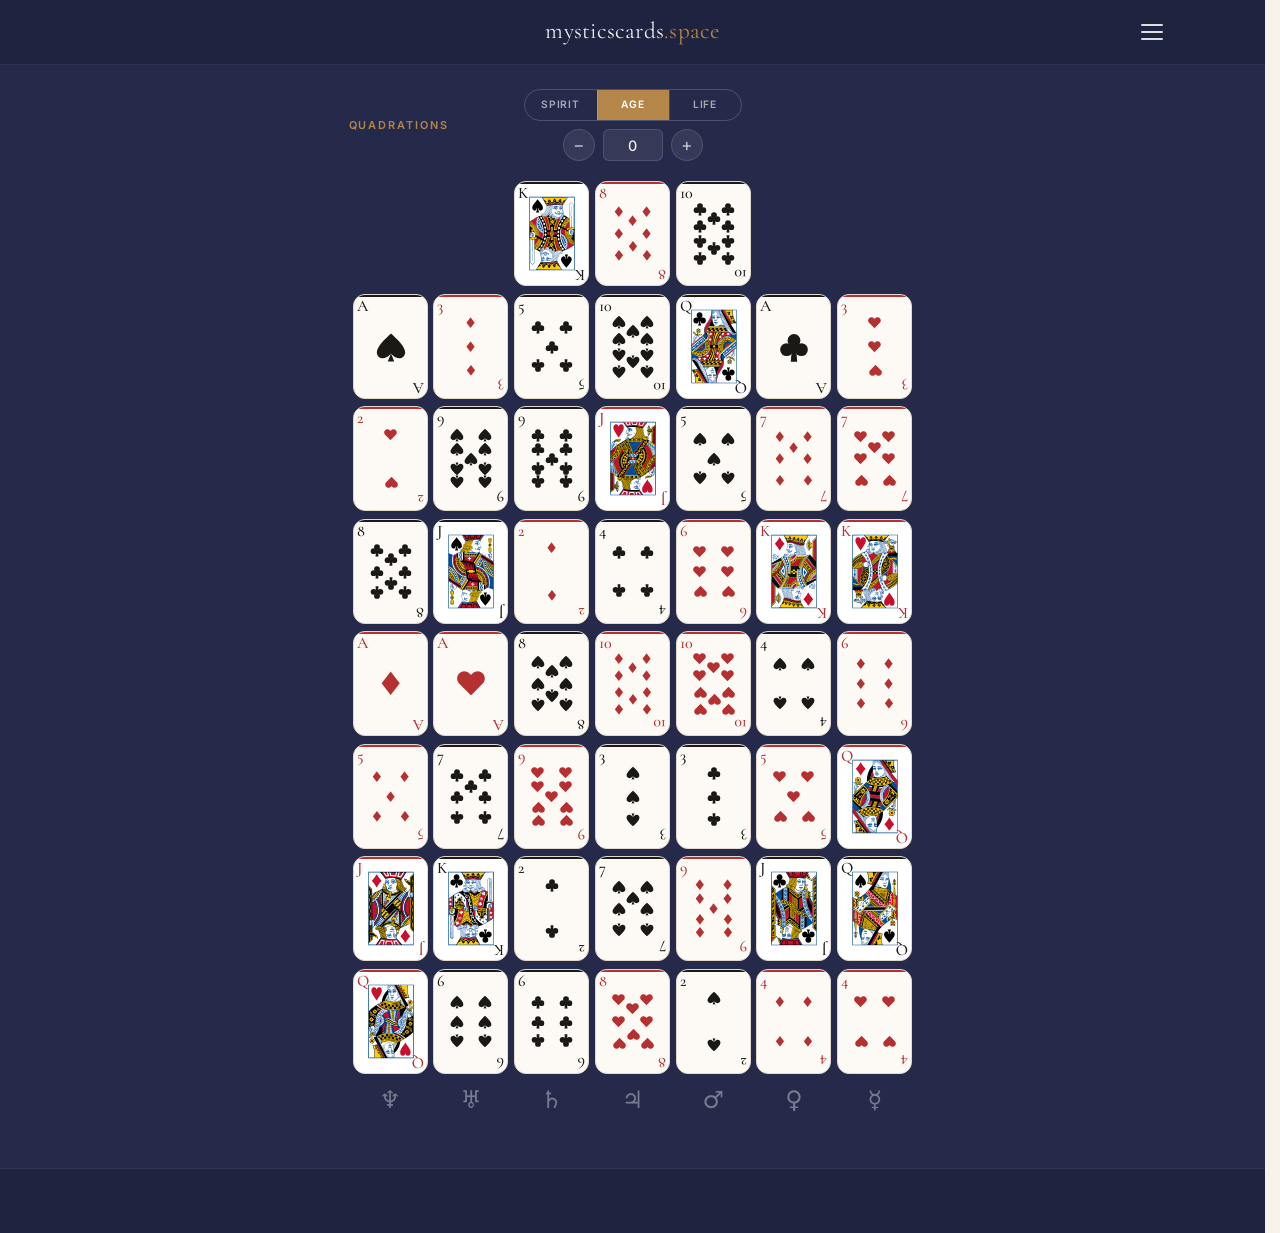
<file: quadrations.html>
<!DOCTYPE html>
<html lang="en">
<head>
  <meta charset="UTF-8" />
  <meta name="viewport" content="width=device-width, initial-scale=1.0" />
  <title>Quadrations — mysticscards.space</title>
  <link rel="preconnect" href="https://fonts.googleapis.com" />
  <link rel="preconnect" href="https://fonts.gstatic.com" crossorigin />
  <link href="https://fonts.googleapis.com/css2?family=Cormorant+Garamond:ital,wght@0,300;0,400;0,500;0,600;1,300;1,400&family=Inter:wght@300;400;500;600&family=Lora:ital,wght@0,400;0,500;1,400&display=swap" rel="stylesheet" />
  <link rel="icon" href="assets/favicon.svg" type="image/svg+xml" />
  <link rel="apple-touch-icon" href="assets/apple-touch-icon.png" />
  <link rel="manifest" href="manifest.webmanifest" />
  <meta name="theme-color" content="#1e2340" />
  <link rel="stylesheet" href="css/site.css" />
  <style>
    /* ── Extra tokens (not in site.css) ── */
    :root {
      --text-primary:  #1a1916;
      --text-secondary:#5a5750;
      --text-muted:    #9a9690;
      --gold-light:    #f5eddf;
      --red:           #b53030;
      --green:         #1a1916;
      --navy:          #1a1916;
      --r-sm:  6px;
      --r-md:  12px;
      --r-lg:  20px;
      --sh-sm: 0 1px 3px rgba(0,0,0,.07), 0 1px 2px rgba(0,0,0,.04);
      --sh-md: 0 4px 16px rgba(0,0,0,.08), 0 2px 6px rgba(0,0,0,.04);
      --sh-lg: 0 16px 48px rgba(0,0,0,.12), 0 4px 16px rgba(0,0,0,.06);
      --ease: .18s ease;
    }
    *, *::before, *::after { box-sizing: border-box; margin: 0; padding: 0; }
    body {
      font-family: var(--sans);
      background: var(--bg);
      color: var(--text-primary);
      -webkit-font-smoothing: antialiased;
      min-height: 100vh;
      display: flex;
      flex-direction: column;
    }
    button { cursor: pointer; border: none; background: none; font: inherit; }

    /* ── Annual Spreads ── */
    .spreads {
      flex: 1;
      padding: 1.5rem 0 2.5rem;
      background: #252a4a;
    }
    .spreads-top {
      display: grid; grid-template-columns: 1fr auto 1fr;
      align-items: center; gap: 1rem; margin-bottom: 1.25rem;
    }
    .spreads .section-label {
      display: block;
      font-size: .68rem; letter-spacing: .18em; text-transform: uppercase;
      font-weight: 600; color: var(--gold);
    }
    .spreads .age-btn { background: rgba(255,255,255,.08); border-color: rgba(255,255,255,.12); color: rgba(255,255,255,.7); }
    .spreads .age-btn:hover { background: rgba(255,255,255,.16); color: #fff; }
    .spreads .age-input { background: rgba(255,255,255,.08); border-color: rgba(255,255,255,.12); color: rgba(255,255,255,.9); }
    .spreads .age-input:focus { border-color: var(--gold); }
    .spreads .planet-col-label { color: rgba(255,255,255,.38); }

    .spread-layout {
      display: flex; gap: 1.25rem; align-items: flex-start;
      justify-content: center;
    }
    .spread-stack { display: block; width: 100%; }
    .age-selector { display: flex; align-items: center; justify-content: center; }
    .age-controls { display: flex; align-items: center; gap: .5rem; }
    .age-btn {
      width: 32px; height: 32px; border-radius: 50%;
      background: var(--surface); border: 1px solid var(--border);
      font-size: 1.1rem; color: var(--text-secondary);
      display: flex; align-items: center; justify-content: center;
      transition: all var(--ease);
    }
    .age-btn:hover { background: var(--border); color: var(--text-primary); }
    .age-input {
      width: 60px; height: 32px;
      border: 1px solid var(--border); border-radius: var(--r-sm);
      background: var(--surface); color: var(--text-primary);
      font-family: var(--sans); font-size: .9rem; font-weight: 500;
      text-align: center; padding: 0 .4rem;
      -moz-appearance: textfield;
    }
    .age-input::-webkit-inner-spin-button,
    .age-input::-webkit-outer-spin-button { -webkit-appearance: none; }
    .age-input:focus { outline: none; border-color: var(--gold); }
    .age-controls-wrap { display: flex; flex-direction: column; align-items: center; }
    /* Mode labels: Spirit · Age · Life above the stepper (Age = annual view) */
    .q-mode-labels {
      display: flex; width: fit-content; margin: 0 auto .55rem;
      border: 1px solid rgba(255,255,255,.18); border-radius: 999px; overflow: hidden;
    }
    .q-mode-label {
      background: transparent; border: none; cursor: pointer;
      box-sizing: border-box; min-width: 4.5rem; text-align: center;
      font-family: var(--sans); font-size: .64rem; font-weight: 600;
      letter-spacing: .08em; text-transform: uppercase;
      color: rgba(255,255,255,.6); padding: .38rem .55rem;
      transition: background var(--ease), color var(--ease);
    }
    .q-mode-label + .q-mode-label { border-left: 1px solid rgba(255,255,255,.14); }
    .q-mode-label:hover { color: rgba(255,255,255,.9); }
    .q-mode-label.active { background: var(--gold); color: #fff; }

    /* Spread grid */
    .spread-wrap { overflow-x: auto; padding-bottom: 1rem; -webkit-overflow-scrolling: touch; flex: 1; min-width: 0; display: flex; justify-content: center; }
    /* Card faces + spread grid: shared base lives in css/site.css.
       Pip cards — interactivity on top of the shared base: */
    .spread-card {
      cursor: pointer;
      transition: box-shadow var(--ease), transform var(--ease), border-color var(--ease);
      min-width: 0; min-height: 0;
    }
    .spread-card:hover { box-shadow: var(--sh-md); transform: translateY(-2px); border-color: var(--border-strong); }

    /* ── Spirit & Life mode ── */
    .sl-seat { min-width: 0; }
    .sl-seat .spread-card { width: 100%; }
    /* Rings only in Spirit/Life (grid opts in via .sl-rings), not Annual */
    .sl-rings .spread-card.sl-fixed { box-shadow: 0 0 0 1.5px rgba(181,134,74,.7); }
    .sl-rings .spread-card.sl-semi  { outline: 1.5px dashed rgba(181,134,74,.55); outline-offset: 1px; }
    /* Dim only the stepper in Spirit/Life — the mode labels stay live */
    .age-controls.sl-off { opacity: .32; pointer-events: none; }

    /* ── Compare Card Popup ── */
    @keyframes cardFlip {
      from { opacity: 0; transform: perspective(600px) rotateY(75deg) scale(.97); }
      to   { opacity: 1; transform: perspective(600px) rotateY(0deg)  scale(1); }
    }
    @keyframes cardFlipOut {
      from { opacity: 1; transform: perspective(600px) rotateY(0deg)  scale(1); }
      to   { opacity: 0; transform: perspective(600px) rotateY(75deg) scale(.97); }
    }
    .ccard-popup.closing { animation: cardFlipOut .2s cubic-bezier(.55,0,.68,.07) forwards; }
    .ccard-overlay {
      display: none; position: fixed; inset: 0; z-index: 300;
      background: rgba(26,25,22,.52);
      backdrop-filter: blur(6px); -webkit-backdrop-filter: blur(6px);
      align-items: center; justify-content: center; padding: 1rem;
    }
    .ccard-overlay.open { display: flex; }
    .ccard-popup {
      background: var(--surface); border-radius: var(--r-lg);
      box-shadow: var(--sh-lg); max-width: 420px; width: 100%;
      position: relative;
      animation: cardFlip .25s cubic-bezier(.23,1,.32,1);
      display: flex; flex-direction: column;
      height: 480px; max-height: 88vh; overflow: hidden;
    }
    .ccard-popup::before {
      content: ''; display: block; height: 4px;
      border-radius: var(--r-lg) var(--r-lg) 0 0;
      background: var(--border-strong);
    }
    .ccard-popup.suit-hearts::before,
    .ccard-popup.suit-diamonds::before { background: var(--red); }
    .ccard-popup.suit-clubs::before    { background: var(--green); }
    .ccard-popup.suit-spades::before   { background: var(--navy); }
    .ccard-popup.suit-joker::before    { background: var(--gold); }
    .ccard-close {
      position: absolute; top: .9rem; right: .9rem; z-index: 2;
      width: 28px; height: 28px; border-radius: 50%;
      background: var(--surface-alt); border: 1px solid var(--border);
      font-size: .78rem; color: var(--text-muted);
      display: flex; align-items: center; justify-content: center;
      cursor: pointer; transition: all var(--ease);
    }
    .ccard-close:hover { background: var(--border); color: var(--text-primary); }
    .ccard-nav {
      position: absolute; top: 50%; transform: translateY(-50%); z-index: 2;
      width: 2rem; height: 3.5rem;
      display: flex; align-items: center; justify-content: center;
      color: var(--text-muted); font-size: 1rem;
      opacity: 0; transition: opacity var(--ease), color var(--ease);
      cursor: pointer; border-radius: var(--r-sm);
    }
    .ccard-nav-prev { left: .35rem; }
    .ccard-nav-next { right: .35rem; }
    .ccard-popup:hover .ccard-nav { opacity: 1; }
    .ccard-nav:hover { color: var(--text-primary); }
    .ccard-nav:focus { outline: none; }
    .ccard-header {
      display: flex; gap: 1.35rem; align-items: flex-start;
      padding: 1.35rem 1.75rem 1.2rem;
      border-bottom: 1px solid var(--border);
    }
    #ccFace { width: 90px; height: 126px; flex-shrink: 0; cursor: default; }
    #ccFace:hover { transform: none; box-shadow: none; }
    .ccard-info { flex: 1; min-width: 0; padding-top: .1rem; }
    .ccard-name {
      font-family: var(--serif); font-size: 1.45rem; font-weight: 400;
      line-height: 1.15; margin-bottom: .18rem;
    }
    .ccard-subtitle {
      font-size: .62rem; letter-spacing: .14em; text-transform: uppercase;
      color: var(--text-muted);
    }
    .card-vow {
      font-family: var(--serif); font-style: italic;
      font-size: .88rem; color: var(--gold);
      line-height: 1.5; margin-top: .3rem;
    }
    .ccard-planets { font-size: .62rem; letter-spacing: .08em; color: var(--text-muted); margin-top: .25rem; }
    .ccard-keywords {
      padding: .55rem 1.75rem;
      border-top: 1px solid var(--border);
      font-size: .72rem; color: var(--gold);
      letter-spacing: .03em; line-height: 1.55;
      text-align: center;
      display: -webkit-box; -webkit-box-orient: vertical; -webkit-line-clamp: 2;
      overflow: hidden;
    }
    #ccVow {
      font-size: 1.15rem; min-height: 3em;
      display: -webkit-box; -webkit-box-orient: vertical; -webkit-line-clamp: 2;
      overflow: hidden;
    }
    #ccPlanets { min-height: 1.6em; }
    .ccard-body { flex: 1; overflow-y: auto; min-height: 0; padding: 1.2rem 1.75rem; }
    .ccard-personality {
      font-family: 'Lora', Georgia, serif;
      font-size: .875rem; color: var(--text-secondary); line-height: 1.82;
    }
    .ccard-footer {
      padding: .9rem 1.75rem;
      border-top: 1px solid var(--border);
      background: var(--surface);
    }
    .ccard-load-btn {
      display: block; width: 100%;
      background: var(--accent); color: rgba(255,255,255,.92);
      padding: .65rem; border-radius: var(--r-sm);
      font-size: .72rem; font-weight: 500; letter-spacing: .1em;
      text-transform: uppercase; cursor: pointer; border: none;
      font-family: var(--sans); transition: background var(--ease);
    }
    .ccard-load-btn:hover { background: #2e3356; }

    /* ── Life Script in popup ── */
    .ls-grid { display: grid; grid-template-columns: repeat(7, 1fr); gap: .4rem; align-items: end; }
    .ls-col  { display: flex; flex-direction: column; align-items: center; gap: .35rem; min-width: 0; }
    .ls-planet { font-size: .95rem; color: var(--text-muted); line-height: 1; }
    .ls-planet-name { font-size: .52rem; letter-spacing: .1em; text-transform: uppercase; color: var(--text-muted); line-height: 1; }
    .ls-card { width: 100%; aspect-ratio: 5/7; min-width: 0 !important; min-height: 0 !important; }

    /* ── Responsive ── */
    @media (max-width: 700px) {
      .spreads-top { gap: .5rem; }
      .spread-layout { flex-direction: column; align-items: center; }
      .spread-stack { display: flex; flex-direction: column; align-items: center; width: 100%; }
      .spread-wrap { justify-content: center; width: 100%; overflow-x: visible; }
      .spread-grid { display: grid; grid-template-columns: repeat(7, 1fr); gap: .35rem; min-width: 0; width: 100%; }
      .spread-card { min-width: 0; min-height: 0; aspect-ratio: 5/7; }
    }
    @media (max-width: 500px) {
      .spread-grid { gap: .22rem; }
      .planet-col-label { font-size: 1.2rem; }
      .crown-row { gap: .35rem; }
    }
  </style>
</head>
<body>
<script src="js/site.js"></script>

<!-- ── Annual Spreads ── -->
<section class="spreads">
  <div style="max-width:600px; margin:0 auto; padding:0 1rem;">
    <div class="spreads-top">
      <span class="section-label">Quadrations</span>
      <div class="age-selector" style="justify-self:center">
        <div class="age-controls-wrap">
          <div class="q-mode-labels">
            <button class="q-mode-label" id="qSpiritBtn" onclick="qSetMode('spirit')">Spirit</button>
            <button class="q-mode-label active" id="qAnnualBtn" onclick="qSetMode('annual')">Age</button>
            <button class="q-mode-label" id="qLifeBtn" onclick="qSetMode('life')">Life</button>
          </div>
          <div class="age-controls">
            <button class="age-btn" id="ageDown" aria-label="Previous age">−</button>
            <input type="number" id="ageInput" class="age-input" min="0" max="89" value="0" aria-label="Age">
            <button class="age-btn" id="ageUp" aria-label="Next age">+</button>
          </div>
        </div>
      </div>
      <span></span>
    </div>
    <div class="spread-layout">
      <div class="spread-wrap">
        <div class="spread-stack">
          <div id="annualGrid" class="spread-grid"></div>
        </div>
      </div>
    </div>
  </div>
</section>

<!-- ── Card Popup ── -->
<div class="ccard-overlay" id="ccardOverlay">
  <div class="ccard-popup" id="ccardPopup">
    <button class="ccard-close" onclick="event.stopPropagation(); closeCompareCard()">✕</button>
    <button class="ccard-nav ccard-nav-prev" onclick="event.stopPropagation(); openCompareCard((_ccardIdx - 1 + CARDS.length) % CARDS.length)">&#8249;</button>
    <button class="ccard-nav ccard-nav-next" onclick="event.stopPropagation(); openCompareCard((_ccardIdx + 1) % CARDS.length)">&#8250;</button>
    <div class="ccard-header">
      <div class="spread-card" id="ccFace"></div>
      <div class="ccard-info">
        <div class="ccard-name"     id="ccName"></div>
        <div class="ccard-subtitle" id="ccSubtitle"></div>
        <div class="card-vow"       id="ccVow"></div>
        <div class="ccard-planets"  id="ccPlanets"></div>
      </div>
    </div>
    <div class="ccard-keywords" id="ccKws"></div>
    <div class="ccard-body">
      <div class="ccard-personality" id="ccPersonality"></div>
    </div>
    <div class="ccard-footer">
      <button class="ccard-load-btn" onclick="event.stopPropagation(); window.location.href='cardsoflife.html'">Open full profile →</button>
    </div>
  </div>
</div>

<script src="js/cardsdata.js"></script>
<script>
  // Required globals for cardsdata.js popup functions
  var _ccardIdx = -1;
  var _finderPick = null; // no finder on this page

  // Build birth dates (same as quadration.html)
  var MONTH_NAMES   = ['','Jan','Feb','Mar','Apr','May','Jun','Jul','Aug','Sep','Oct','Nov','Dec'];
  var DAYS_IN_MONTH = [0,31,29,31,30,31,30,31,31,30,31,30,31];
  function solarValue(month, day) { return 55 - (2 * month + day); }

  (function buildDates() {
    var lists = Array.from({length: 52}, function() { return []; });
    for (var m = 1; m <= 12; m++) {
      for (var d = 1; d <= DAYS_IN_MONTH[m]; d++) {
        var sv = solarValue(m, d);
        if (sv >= 1 && sv <= 52) lists[sv - 1].push(MONTH_NAMES[m] + ' ' + d);
      }
    }
    CARDS.forEach(function(c, i) { c.dates = lists[i].join(', '); });
  })();

  // Joker
  CARDS.push({
    rank:'✦', suit:'joker', sym:'✦', name:'The Joker', dates:'Dec 31',
    teaser:'Alpha and Omega, valued at zero, pure potential standing between the Ace of Hearts and the King of Spades and belonging to no suit at all. The whole task of a life lived here is discovering which card you are truly choosing to play, and why.',
    kws:['Wild card','5th element','Fool'],
    personality:'Alpha and Omega, the Joker carries the numeric value of zero — pure potential, and in a sense the highest card of all, its influence lying beyond what the system can contain. Standing at the midpoint between the Ace of Hearts and the King of Spades, you belong to no suit and no system: a shapeshifter who can be all things to all people.\n\nAn inventor, a healer, and a powerful agent of change, you are fascinating to others and a mystery even unto yourself. In the deck\'s calendar the Joker is the remainder, the one day the system needs but cannot hold; you exist above the Sun Line, beholden to no single planetary influence. The life task is to discover which card you are truly choosing to play, and why, embodying the open heart of the Ace alongside the disciplined mastery of the King.',
    strengths:['Extraordinary adaptability, genuinely able to inhabit any role, field, or environment','Remarkable creative potential, with a natural affinity for performance, music, and art','Personal magnetism that draws people in across every context and culture','Unconstrained by the fixed path of any single card; the full deck is available to you'],
    challenges:['The absence of a fixed identity can make sustained commitment feel genuinely elusive','Chameleon energy, when unconscious, can shade into dishonesty or shape-shifting for approval','Prestige and control are shadow poles worth examining honestly when they arise','Emotional insecurity, reflected in the 3 of Hearts, can cloud judgement and create mistrust','The freedom of this card is also its greatest responsibility: choose your card deliberately']
  });

  // ── Grid (single FLIP grid shared by Annual / Spirit / Life) ──
  var _spreadCtl = null;
  function ensureSpreadCtl() {
    if (!_spreadCtl) _spreadCtl = buildSpreadGrid(document.getElementById('annualGrid'));
    return _spreadCtl;
  }
  function buildAnnualGrid(age) {
    var ctl = ensureSpreadCtl();
    ctl.showRings(false);
    ctl.setDeck(deckAtAge(age));
  }

  var currentAge = 0;
  function setAge(age) {
    age = Math.max(0, Math.min(89, Math.round(+age) || 0));
    currentAge = age;
    document.getElementById('ageInput').value = age;
    buildAnnualGrid(age + 1);
  }
  function changeAge(d) {
    var a = currentAge + d;
    if (a > 89) a = 0;
    if (a < 0)  a = 89;
    setAge(a);
  }

  document.getElementById('ageDown').addEventListener('click', function() { changeAge(-1); });
  document.getElementById('ageUp').addEventListener('click',   function() { changeAge(+1); });
  document.getElementById('ageInput').addEventListener('input',  function() { if (this.value !== '') setAge(this.value); });
  document.getElementById('ageInput').addEventListener('change', function() { setAge(this.value); });
  document.getElementById('ageInput').addEventListener('keydown', function(e) {
    if (e.key === 'ArrowUp')   { e.preventDefault(); changeAge(+1); }
    if (e.key === 'ArrowDown') { e.preventDefault(); changeAge(-1); }
  });

  buildAnnualGrid(1);

  // ── Quadration view mode: Annual (age-driven) · Spirit · Life ──
  // All three share one FLIP grid (#annualGrid), so age steps and mode
  // switches both animate. Spirit = deckAtAge(90), Life = deckAtAge(1);
  // both show the fixed/semi rings and dim the age selector.
  var _qMode = 'annual';
  function qSetMode(m) {
    _qMode = m;
    document.getElementById('qAnnualBtn').classList.toggle('active', m === 'annual');
    document.getElementById('qSpiritBtn').classList.toggle('active', m === 'spirit');
    document.getElementById('qLifeBtn').classList.toggle('active', m === 'life');
    var ageSel = document.querySelector('.age-controls');
    var ctl = ensureSpreadCtl();
    if (m === 'annual') {
      if (ageSel) ageSel.classList.remove('sl-off');
      buildAnnualGrid(currentAge + 1);
    } else {
      if (ageSel) ageSel.classList.add('sl-off');
      ctl.showRings(true);
      ctl.setDeck(m === 'spirit' ? deckAtAge(90) : deckAtAge(1));
    }
  }
  window.qSetMode = qSetMode;

  // ── Popup wiring ──
  document.getElementById('ccardOverlay').addEventListener('click', function(e) {
    if (e.target === this) closeCompareCard();
  });
  document.getElementById('ccardPopup').addEventListener('click', function() {
    closeCompareCard();
  });

  var _popupTouchX = 0;
  document.getElementById('ccardPopup').addEventListener('touchstart', function(e) {
    _popupTouchX = e.touches[0].clientX;
  }, { passive: true });
  document.getElementById('ccardPopup').addEventListener('touchend', function(e) {
    var dx = e.changedTouches[0].clientX - _popupTouchX;
    if (Math.abs(dx) > 48) openCompareCard((_ccardIdx + (dx > 0 ? -1 : 1) + CARDS.length) % CARDS.length);
  }, { passive: true });

  document.addEventListener('keydown', function(e) {
    if (!document.getElementById('ccardOverlay').classList.contains('open')) return;
    if (e.key === 'Escape') closeCompareCard();
    if (e.key === 'ArrowRight' || e.key === 'ArrowDown') { e.preventDefault(); openCompareCard((_ccardIdx + 1) % CARDS.length); }
    if (e.key === 'ArrowLeft'  || e.key === 'ArrowUp')   { e.preventDefault(); openCompareCard((_ccardIdx - 1 + CARDS.length) % CARDS.length); }
  });
</script>

<footer class="site-footer"><div class="sf-inner"></div></footer>
</body>
</html>
</file>
<file: css/site.css>
/* ════════════════════════════════════════════════════════════════
   site.css — shared tokens, reset, typography, and site header
   All pages link this. Page-specific styles stay in inline <style>.
   ════════════════════════════════════════════════════════════════ */

/* ── Design tokens ─────────────────────────────────────────────── */
:root {
  --bg:            #f7f2ea;
  --surface:       #fdfaf5;
  --surface-alt:   #f0e9da;
  --text:          #1a1916;
  --muted:         #9a9690;
  --secondary:     #5a5750;
  --accent:        #1e2340;
  --gold:          #b5864a;
  --gold-light:    #f5eddf;
  --rule:          #e2d9cc;
  --rule-strong:   #c9bfb0;
  --yang:          #1a1916;
  --red:           #b53030;
  --green:         #1a1916;   /* clubs (cards render near-black) */
  --navy:          #1a1916;   /* spades */
  --text-muted:    #9a9690;
  --card-dark:     #1a1916;
  --border:        #e2d9cc;
  --code-bg:       #eeecea;
  --r-sm:          6px;
  --r-md:          12px;
  --r-lg:          20px;
  --sh-sm:         0 1px 3px rgba(0,0,0,.07), 0 1px 2px rgba(0,0,0,.04);
  --sh-md:         0 4px 16px rgba(0,0,0,.08), 0 2px 6px rgba(0,0,0,.04);
  --sh-lg:         0 16px 48px rgba(0,0,0,.12), 0 4px 16px rgba(0,0,0,.06);
  --max-w:         1140px;
  --serif:         'Cormorant Garamond', Georgia, serif;
  --sans:          'Inter', system-ui, sans-serif;
  --mono:          'SFMono-Regular', ui-monospace, Menlo, Consolas, monospace;
  --ease:          .18s ease;
}

/* ── Reset ──────────────────────────────────────────────────────── */
*, *::before, *::after { box-sizing: border-box; margin: 0; padding: 0; }
html { font-size: 16px; scroll-behavior: smooth; scrollbar-gutter: stable; }
body {
  background: var(--bg);
  color: var(--text);
  font-family: var(--sans);
  line-height: 1.7;
  -webkit-font-smoothing: antialiased;
  display: flex;
  flex-direction: column;
  min-height: 100vh;
}
a { color: inherit; text-decoration: none; }

/* ── Typography ─────────────────────────────────────────────────── */
h1 {
  font-family: var(--serif);
  font-size: 2.2rem;
  font-weight: normal;
  letter-spacing: -0.01em;
  line-height: 1.2;
  margin-bottom: 0.4rem;
}
h2 {
  font-family: var(--serif);
  font-size: 1.35rem;
  font-weight: normal;
  margin: 3.5rem 0 1rem;
  padding-bottom: 0.4rem;
  border-bottom: 1px solid var(--rule);
}
h3 {
  font-size: 0.85rem;
  font-weight: 600;
  letter-spacing: 0.08em;
  text-transform: uppercase;
  color: var(--muted);
  margin: 2rem 0 0.75rem;
}
p { margin-bottom: 1rem; }
p:last-child { margin-bottom: 0; }

.subtitle {
  font-family: var(--mono);
  font-size: 0.8rem;
  color: var(--muted);
  margin-bottom: 2.5rem;
  letter-spacing: 0.04em;
}
.lead {
  font-size: 1.05rem;
  color: #333331;
  line-height: 1.75;
  margin-bottom: 2rem;
}
hr { border: none; border-top: 1px solid var(--rule); margin: 2rem 0; }
code {
  font-family: var(--mono);
  font-size: 0.82em;
  background: var(--code-bg);
  padding: 0.12em 0.4em;
  border-radius: 3px;
}
pre {
  font-family: var(--mono);
  font-size: 0.8rem;
  background: var(--code-bg);
  padding: 1.25rem 1.5rem;
  border-radius: 6px;
  overflow-x: auto;
  line-height: 1.6;
  margin: 1.25rem 0;
  border-left: 3px solid var(--accent);
}

/* ── Layout ─────────────────────────────────────────────────────── */
.page-content {
  width: 100%;
  max-width: 780px;
  margin: 0 auto;
  padding: 1.25rem 1.5rem 6rem;
  align-self: center;
}
.page-header {
  margin-bottom: 2rem;
  padding-bottom: 1.5rem;
  border-bottom: 1px solid var(--rule);
}

/* ── Site header and nav ────────────────────────────────────────── */
.site-header {
  position: sticky; top: 0; z-index: 200;
  background: #1e2340;
  border-bottom: 1px solid rgba(255,255,255,.08);
}
.site-header.scrolled { box-shadow: 0 2px 12px rgba(0,0,0,.25); }
.sh-inner {
  display: flex; align-items: center; height: 64px;
  max-width: var(--max-w); margin: 0 auto;
  padding: 0 2rem; position: relative;
}
.sh-logo {
  font-family: var(--serif); font-size: 1.45rem; font-weight: 400;
  letter-spacing: .01em; color: rgba(255,255,255,.92);
  text-decoration: none; position: absolute;
  left: 50%; transform: translateX(-50%); white-space: nowrap;
}
.sh-logo .suit { color: var(--gold); }
.burger {
  background: none; border: none; cursor: pointer;
  margin-left: auto; padding: 8px;
  display: flex; flex-direction: column; gap: 5px; z-index: 1;
}
.burger span { display: block; width: 22px; height: 2px; background: rgba(255,255,255,.85); border-radius: 2px; }
.sh-nav {
  display: none; position: absolute; top: 64px; right: 0;
  background: #1e2340; border: 1px solid rgba(255,255,255,.12);
  border-top: none; border-radius: 0 0 12px 12px;
  min-width: 160px; flex-direction: column;
  padding: 8px; box-shadow: 0 8px 24px rgba(0,0,0,.2);
}
.sh-nav.open { display: flex; }
.sh-nav a {
  font-size: .72rem; font-weight: 600; letter-spacing: .08em;
  text-transform: uppercase; text-decoration: none;
  padding: .65rem 1rem; border-radius: 8px;
  color: rgba(255,255,255,.78); transition: background .18s, color .18s;
  white-space: nowrap;
}
.sh-nav a:hover, .sh-nav a.active { background: var(--gold); color: #fff; }
.sh-nav hr { border: none; border-top: 1px solid rgba(255,255,255,.12); margin: .25rem 0; }
.sh-nav .nav-heading {
  font-size: .6rem; font-weight: 700; letter-spacing: .12em;
  text-transform: uppercase; color: rgba(255,255,255,.35);
  padding: .6rem 1rem .2rem;
  border-top: 1px solid rgba(255,255,255,.1);
  margin-top: .25rem;
}
.sh-nav .tool-btn {
  background: rgba(255,255,255,.06); border: 1px solid rgba(255,255,255,.14);
  color: rgba(255,255,255,.78); border-radius: 8px;
  padding: .65rem 1rem; font-size: .72rem; font-weight: 600;
  letter-spacing: .04em; cursor: pointer; text-align: left;
  transition: background .18s, color .18s; white-space: nowrap; width: 100%;
}
.sh-nav .tool-btn:hover { background: var(--gold); color: #fff; }
@media (max-width: 560px) {
  .sh-inner { padding: 0 1rem; }
  .sh-logo { font-size: 1.15rem; }
}

/* ── Shared playing-card faces ──────────────────────────────────────
   Canonical copy used by cardsoflife, quadrations and astrology.
   iching.html keeps its own px-tuned variant (small cast cards) which
   overrides these by cascade order. Pages add their own sizing /
   interactivity (cursor, hover, width) on top of this base. */
.spread-card {
  position: relative;
  overflow: hidden;
  background: var(--surface);
  border: 1px solid var(--border);
  border-radius: var(--r-md);
  container-type: inline-size;
  aspect-ratio: 5 / 7;
}
.spread-card::before { content: ''; position: absolute; top: 0; left: 0; right: 0; height: 2px; z-index: 2; }
.spread-card.hearts::before,  .spread-card.diamonds::before { background: var(--red); }
.spread-card.clubs::before  { background: var(--green); }
.spread-card.spades::before { background: var(--navy); }
.spread-card.joker::before  { background: var(--gold); }
.spread-card.hearts,  .spread-card.diamonds { color: var(--red); }
.spread-card.clubs  { color: var(--green); }
.spread-card.spades { color: var(--navy); }
.spread-card.joker  { color: var(--gold); }
/* Court / joker SVGs have a white inner card-body rect — match the card
   background so the parchment surface doesn't peek through at the edges. */
.spread-card:has(.court-art) { background: #ffffff; }
.card-corner {
  position: absolute; z-index: 1;
  display: flex; flex-direction: column; align-items: center; gap: 1px; line-height: 1;
}
.card-tl { top: 2.5%; left: 4%; }
.card-br { bottom: 2.5%; right: 4%; transform: rotate(180deg); }
.cc-rank { font-family: var(--serif); font-size: 22cqw; font-weight: 500; line-height: 1; }
.cc-suit { font-size: 14cqw; line-height: 1; }
.card-pips { position: absolute; top: 18%; bottom: 18%; left: 12%; right: 12%; }
.pip {
  position: absolute; transform: translate(-50%, -50%);
  font-size: 20cqw; line-height: 1; user-select: none; pointer-events: none;
}
.pip.inv { transform: translate(-50%, -50%) rotate(180deg); }
.pip.ace { font-size: 44cqw; }
.pip-svg { width: 1em; height: 1em; fill: currentColor; display: block; }
.court-art {
  position: absolute; inset: 8% 5%;
  width: 90%; height: 84%;
  object-fit: contain; object-position: center;
}
.card-face {
  position: absolute; inset: 5%;
  display: flex; flex-direction: column; align-items: center; justify-content: center; gap: 1px;
}
.card-face-letter { font-family: var(--serif); font-size: 42cqw; font-weight: 400; line-height: 1; }
.card-face-sym    { font-size: 24cqw; opacity: .75; }

/* ── Shared spread grid (7-column card layout) ──────────────────── */
.spread-grid {
  display: grid;
  grid-template-columns: repeat(7, 1fr);
  gap: .45rem .35rem;
  align-items: center;
  width: 100%;
  max-width: 560px;
  margin: 0 auto;
}
.planet-col-label {
  text-align: center; font-size: 1.5rem;
  color: var(--text-muted); padding-top: .4rem; line-height: 1;
}
.crown-row { grid-column: 1 / -1; display: grid; grid-template-columns: repeat(7, 1fr); gap: .45rem .35rem; }

/* ── Site footer ────────────────────────────────────────────────── */
.site-footer {
  background: #1e2340;
  border-top: 1px solid rgba(255,255,255,.08);
  margin-top: auto;
}
.sf-inner {
  display: flex;
  align-items: center;
  justify-content: center;
  height: 64px;
  max-width: var(--max-w);
  margin: 0 auto;
  padding: 0 2rem;
  color: rgba(255,255,255,.4);
  font-size: .72rem;
  letter-spacing: .14em;
  text-transform: uppercase;
  font-weight: 500;
}
</file>
<file: site.css>
/* ════════════════════════════════════════════════════════════════
   site.css — shared tokens, reset, typography, and site header
   All pages link this. Page-specific styles stay in inline <style>.
   ════════════════════════════════════════════════════════════════ */

/* ── Design tokens ─────────────────────────────────────────────── */
:root {
  --bg:            #f7f2ea;
  --surface:       #fdfaf5;
  --surface-alt:   #f0e9da;
  --text:          #1a1916;
  --muted:         #9a9690;
  --secondary:     #5a5750;
  --accent:        #1e2340;
  --gold:          #b5864a;
  --gold-light:    #f5eddf;
  --rule:          #e2d9cc;
  --rule-strong:   #c9bfb0;
  --yang:          #1a1916;
  --red:           #b53030;
  --card-dark:     #1a1916;
  --border:        #e2d9cc;
  --code-bg:       #eeecea;
  --r-sm:          6px;
  --r-md:          12px;
  --r-lg:          20px;
  --sh-sm:         0 1px 3px rgba(0,0,0,.07), 0 1px 2px rgba(0,0,0,.04);
  --sh-md:         0 4px 16px rgba(0,0,0,.08), 0 2px 6px rgba(0,0,0,.04);
  --sh-lg:         0 16px 48px rgba(0,0,0,.12), 0 4px 16px rgba(0,0,0,.06);
  --max-w:         1140px;
  --serif:         'Cormorant Garamond', Georgia, serif;
  --sans:          'Inter', system-ui, sans-serif;
  --mono:          'SFMono-Regular', ui-monospace, Menlo, Consolas, monospace;
  --ease:          .18s ease;
}

/* ── Reset ──────────────────────────────────────────────────────── */
*, *::before, *::after { box-sizing: border-box; margin: 0; padding: 0; }
html { font-size: 16px; scroll-behavior: smooth; scrollbar-gutter: stable; }
body {
  background: var(--bg);
  color: var(--text);
  font-family: var(--sans);
  line-height: 1.7;
  -webkit-font-smoothing: antialiased;
  display: flex;
  flex-direction: column;
  min-height: 100vh;
}
a { color: inherit; text-decoration: none; }

/* ── Typography ─────────────────────────────────────────────────── */
h1 {
  font-family: var(--serif);
  font-size: 2.2rem;
  font-weight: normal;
  letter-spacing: -0.01em;
  line-height: 1.2;
  margin-bottom: 0.4rem;
}
h2 {
  font-family: var(--serif);
  font-size: 1.35rem;
  font-weight: normal;
  margin: 3.5rem 0 1rem;
  padding-bottom: 0.4rem;
  border-bottom: 1px solid var(--rule);
}
h3 {
  font-size: 0.85rem;
  font-weight: 600;
  letter-spacing: 0.08em;
  text-transform: uppercase;
  color: var(--muted);
  margin: 2rem 0 0.75rem;
}
p { margin-bottom: 1rem; }
p:last-child { margin-bottom: 0; }

.subtitle {
  font-family: var(--mono);
  font-size: 0.8rem;
  color: var(--muted);
  margin-bottom: 2.5rem;
  letter-spacing: 0.04em;
}
.lead {
  font-size: 1.05rem;
  color: #333331;
  line-height: 1.75;
  margin-bottom: 2rem;
}
hr { border: none; border-top: 1px solid var(--rule); margin: 2rem 0; }
code {
  font-family: var(--mono);
  font-size: 0.82em;
  background: var(--code-bg);
  padding: 0.12em 0.4em;
  border-radius: 3px;
}
pre {
  font-family: var(--mono);
  font-size: 0.8rem;
  background: var(--code-bg);
  padding: 1.25rem 1.5rem;
  border-radius: 6px;
  overflow-x: auto;
  line-height: 1.6;
  margin: 1.25rem 0;
  border-left: 3px solid var(--accent);
}

/* ── Layout ─────────────────────────────────────────────────────── */
.page-content {
  width: 100%;
  max-width: 780px;
  margin: 0 auto;
  padding: 1.25rem 1.5rem 6rem;
  align-self: center;
}
.page-header {
  margin-bottom: 2rem;
  padding-bottom: 1.5rem;
  border-bottom: 1px solid var(--rule);
}

/* ── Site header and nav ────────────────────────────────────────── */
.site-header {
  position: sticky; top: 0; z-index: 200;
  background: #1e2340;
  border-bottom: 1px solid rgba(255,255,255,.08);
}
.site-header.scrolled { box-shadow: 0 2px 12px rgba(0,0,0,.25); }
.sh-inner {
  display: flex; align-items: center; height: 64px;
  max-width: var(--max-w); margin: 0 auto;
  padding: 0 2rem; position: relative;
}
.sh-logo {
  font-family: var(--serif); font-size: 1.45rem; font-weight: 400;
  letter-spacing: .01em; color: rgba(255,255,255,.92);
  text-decoration: none; position: absolute;
  left: 50%; transform: translateX(-50%); white-space: nowrap;
}
.sh-logo .suit { color: var(--gold); }
.burger {
  background: none; border: none; cursor: pointer;
  margin-left: auto; padding: 8px;
  display: flex; flex-direction: column; gap: 5px; z-index: 1;
}
.burger span { display: block; width: 22px; height: 2px; background: rgba(255,255,255,.85); border-radius: 2px; }
.sh-nav {
  display: none; position: absolute; top: 64px; right: 0;
  background: #1e2340; border: 1px solid rgba(255,255,255,.12);
  border-top: none; border-radius: 0 0 12px 12px;
  min-width: 160px; flex-direction: column;
  padding: 8px; box-shadow: 0 8px 24px rgba(0,0,0,.2);
}
.sh-nav.open { display: flex; }
.sh-nav a {
  font-size: .72rem; font-weight: 600; letter-spacing: .08em;
  text-transform: uppercase; text-decoration: none;
  padding: .65rem 1rem; border-radius: 8px;
  color: rgba(255,255,255,.78); transition: background .18s, color .18s;
  white-space: nowrap;
}
.sh-nav a:hover, .sh-nav a.active { background: var(--gold); color: #fff; }
.sh-nav hr { border: none; border-top: 1px solid rgba(255,255,255,.12); margin: .25rem 0; }
.sh-nav .nav-heading {
  font-size: .6rem; font-weight: 700; letter-spacing: .12em;
  text-transform: uppercase; color: rgba(255,255,255,.35);
  padding: .6rem 1rem .2rem;
  border-top: 1px solid rgba(255,255,255,.1);
  margin-top: .25rem;
}
.sh-nav .tool-btn {
  background: rgba(255,255,255,.06); border: 1px solid rgba(255,255,255,.14);
  color: rgba(255,255,255,.78); border-radius: 8px;
  padding: .65rem 1rem; font-size: .72rem; font-weight: 600;
  letter-spacing: .04em; cursor: pointer; text-align: left;
  transition: background .18s, color .18s; white-space: nowrap; width: 100%;
}
.sh-nav .tool-btn:hover { background: var(--gold); color: #fff; }
@media (max-width: 560px) {
  .sh-inner { padding: 0 1rem; }
  .sh-logo { font-size: 1.15rem; }
}

/* ── Site footer ────────────────────────────────────────────────── */
.site-footer {
  background: #1e2340;
  border-top: 1px solid rgba(255,255,255,.08);
  margin-top: auto;
}
.sf-inner {
  display: flex;
  align-items: center;
  justify-content: center;
  height: 64px;
  max-width: var(--max-w);
  margin: 0 auto;
  padding: 0 2rem;
  color: rgba(255,255,255,.4);
  font-size: .72rem;
  letter-spacing: .14em;
  text-transform: uppercase;
  font-weight: 500;
}
</file>
